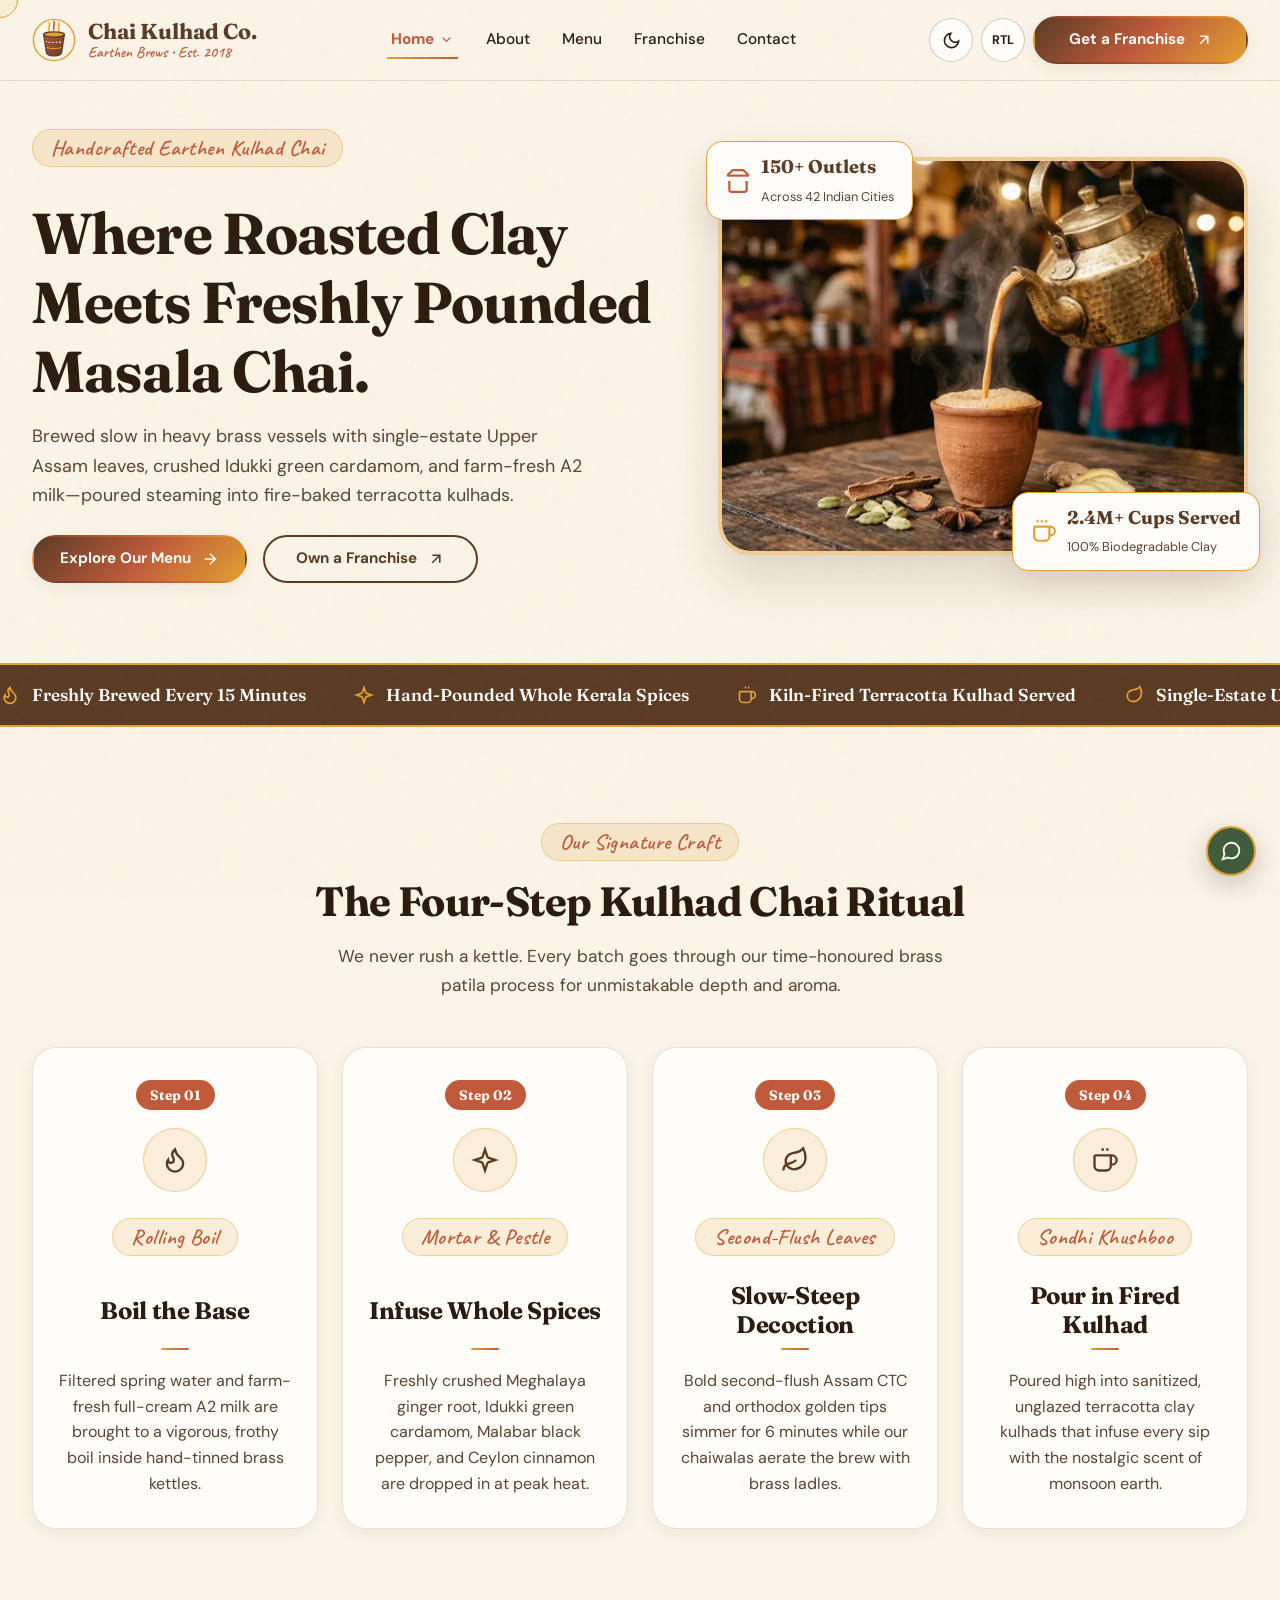
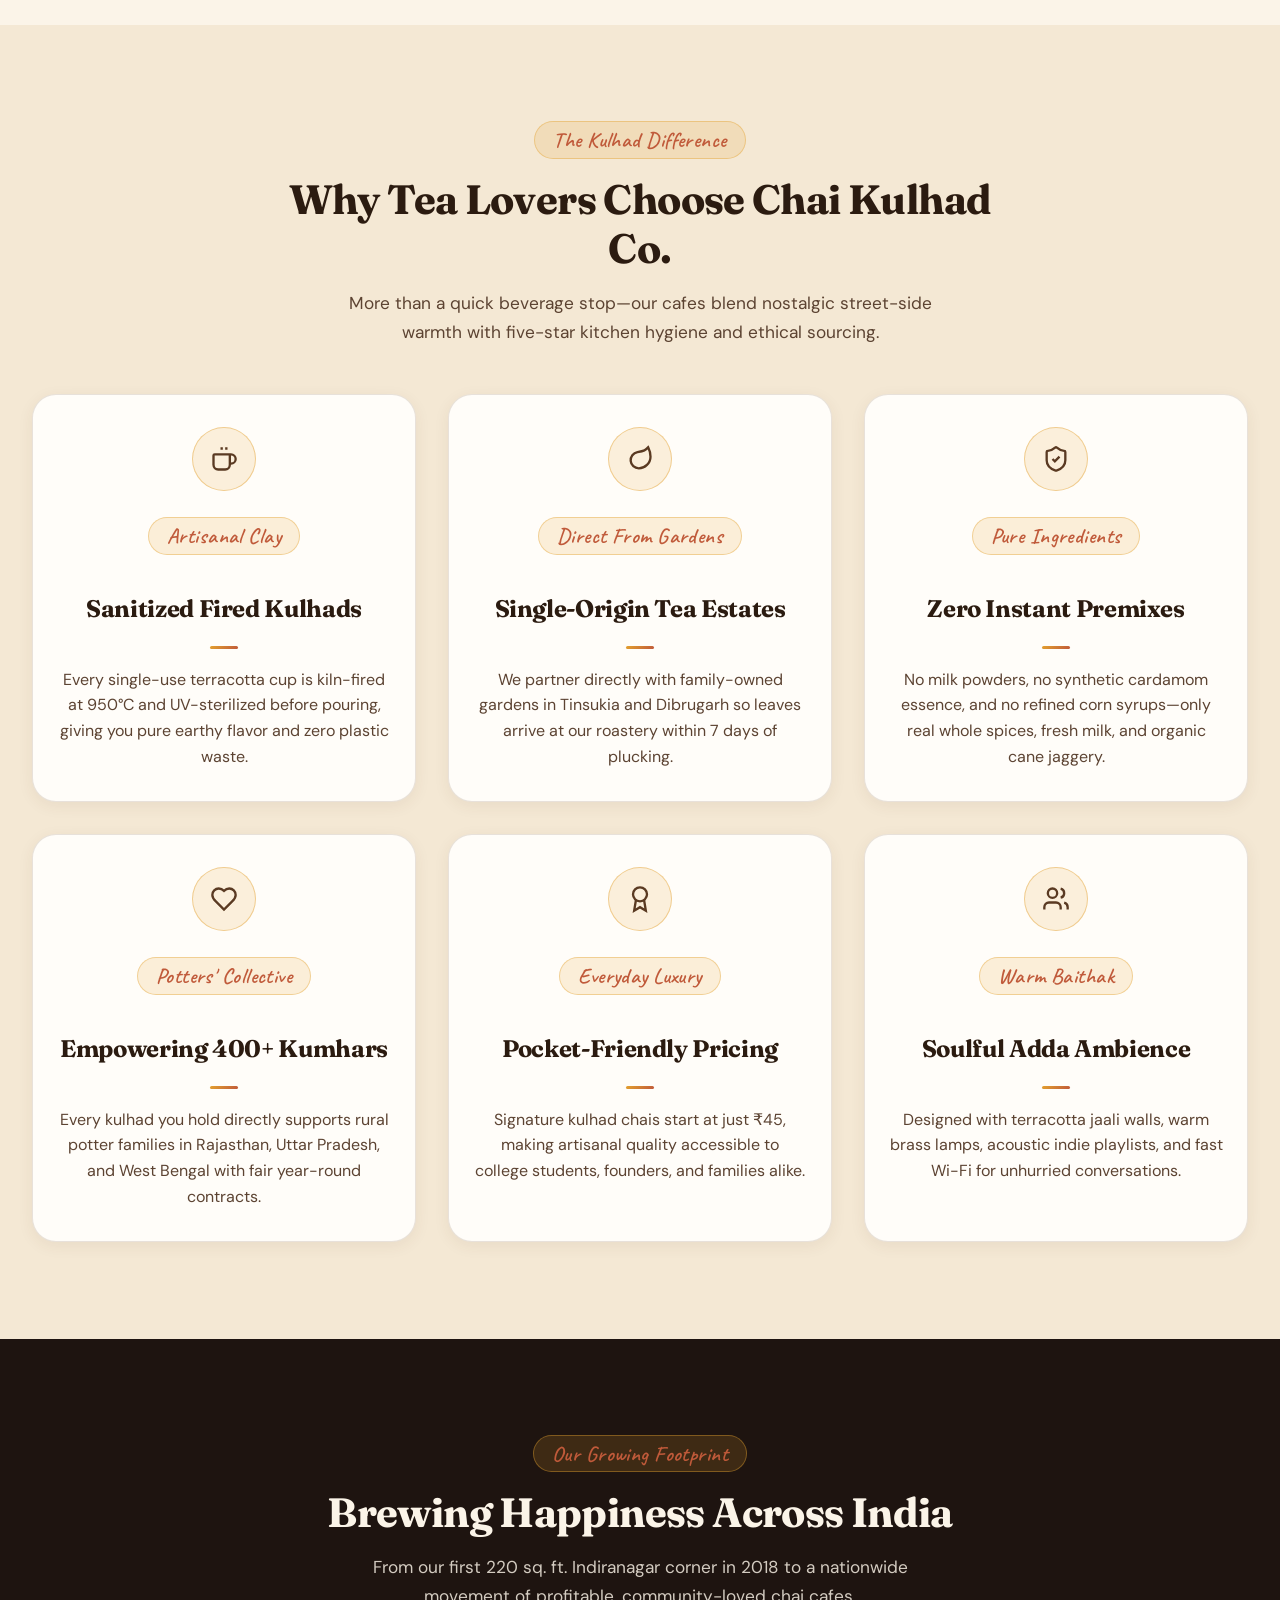
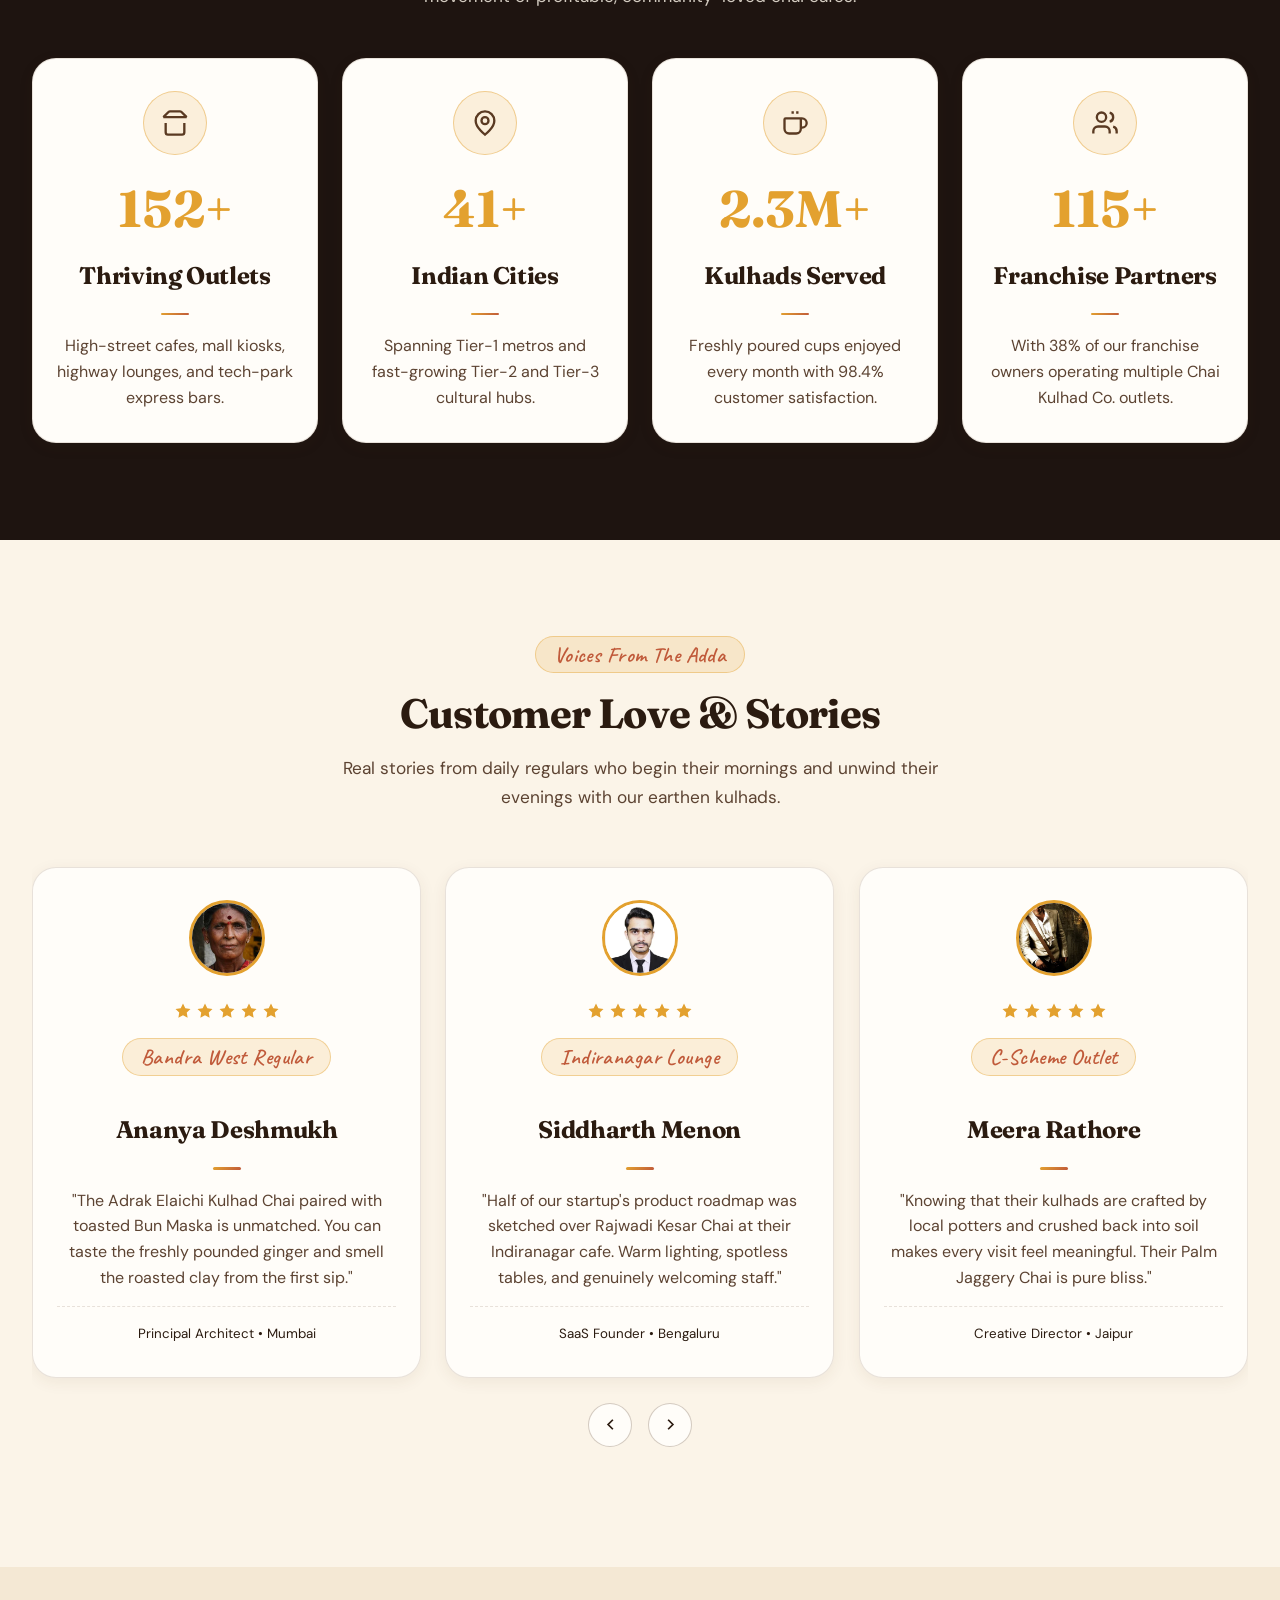
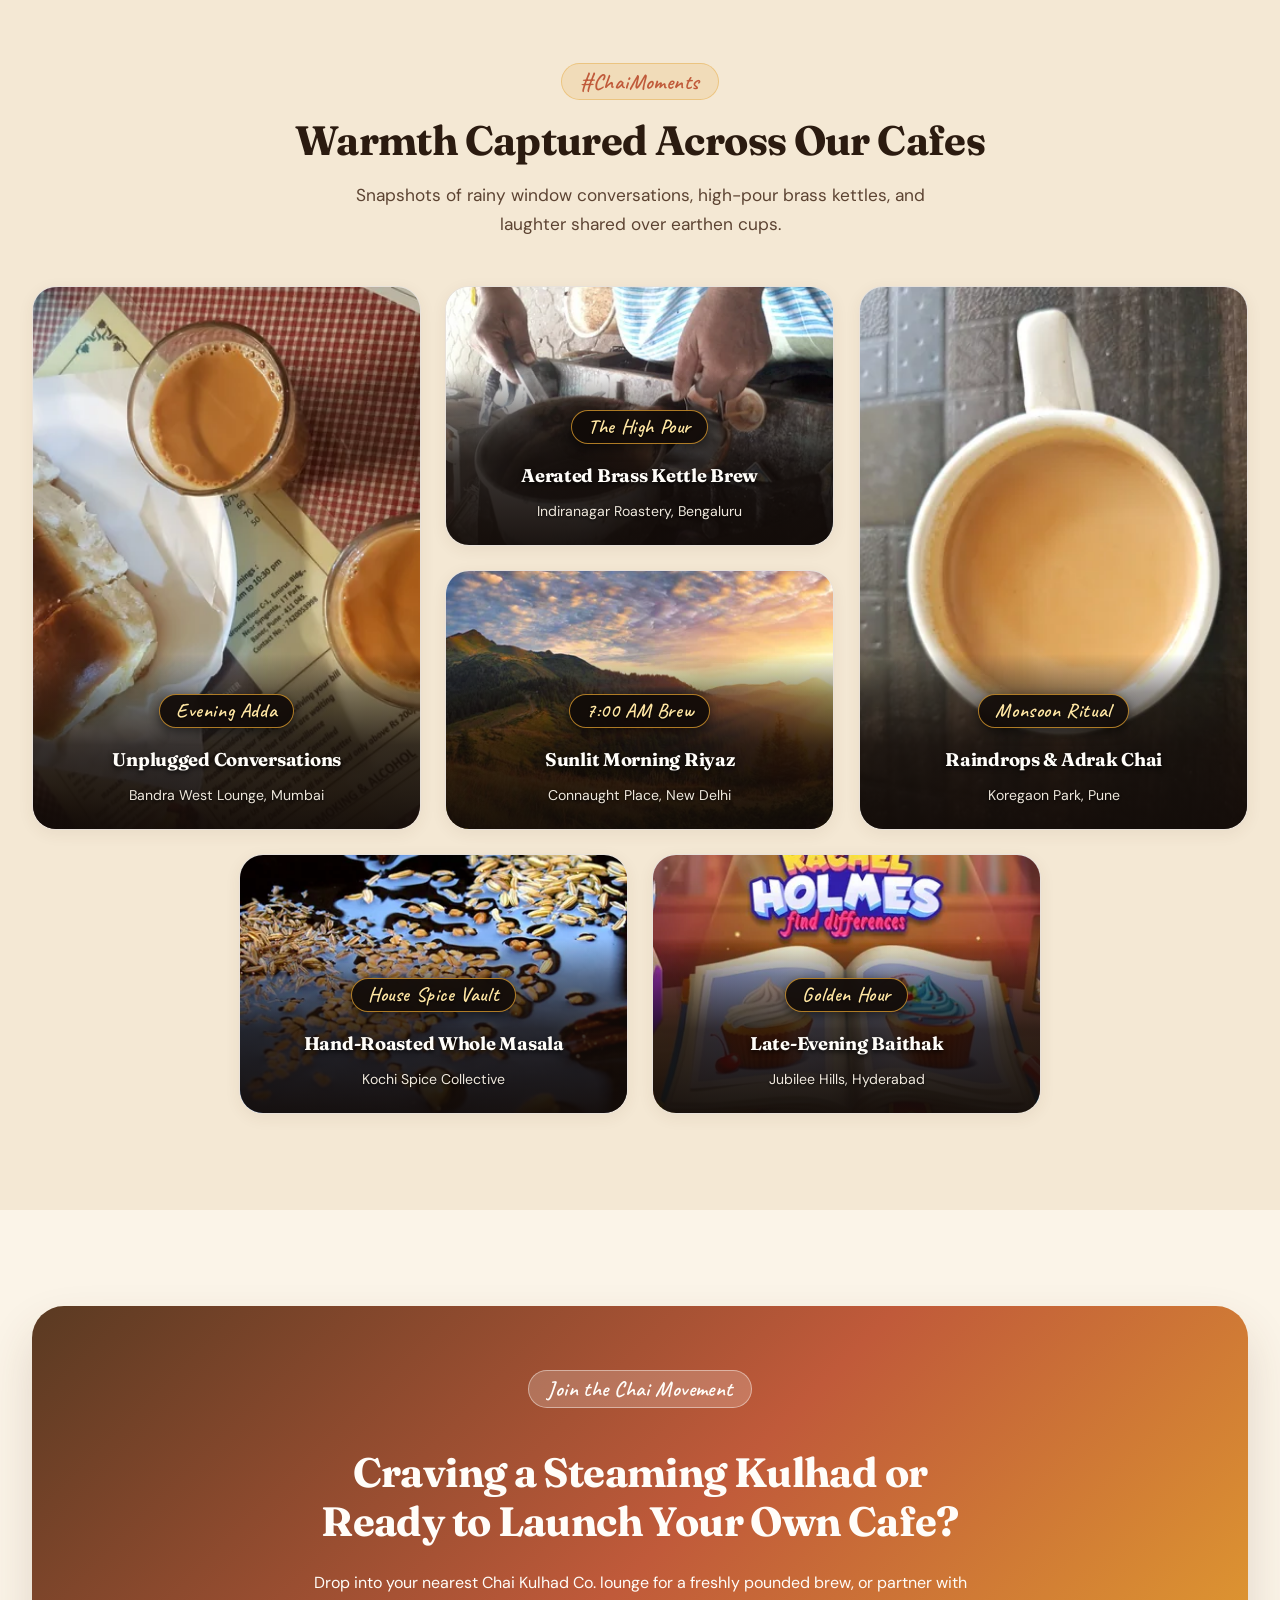
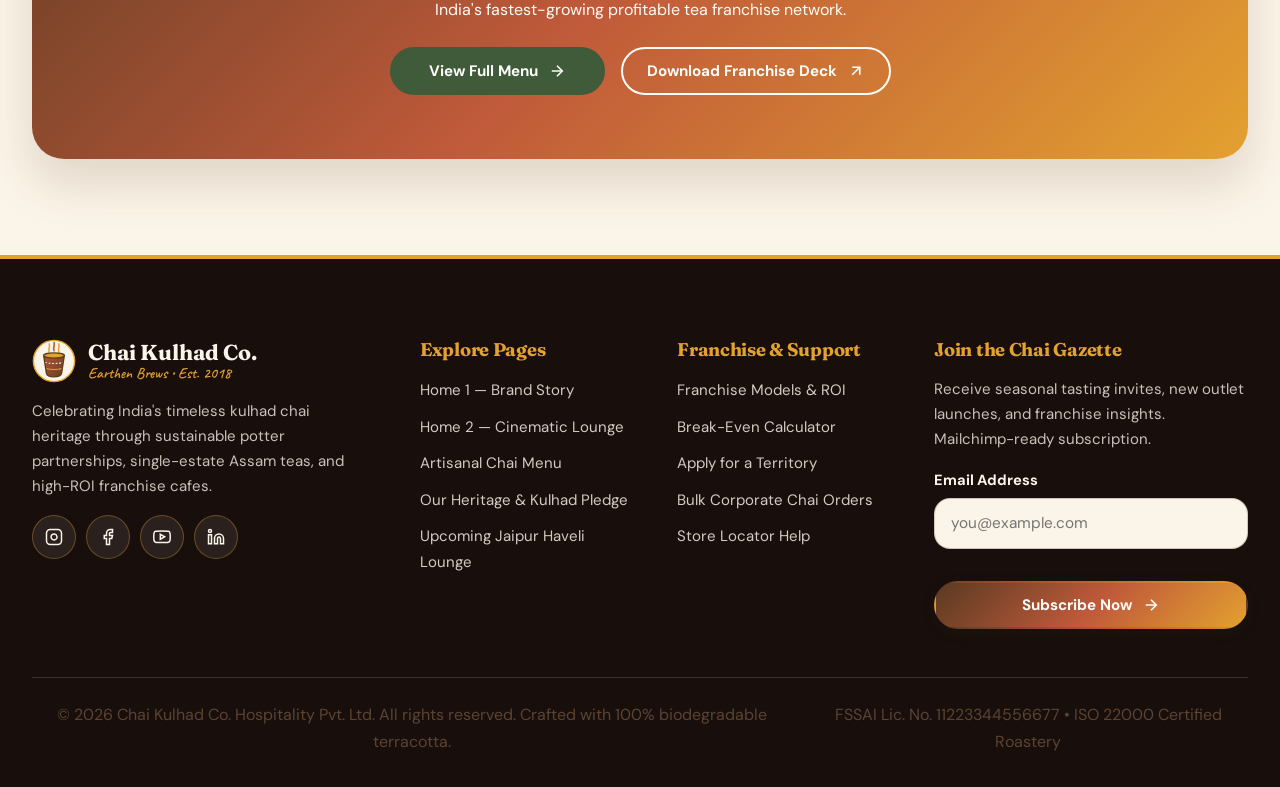
<file: index.html>
<!DOCTYPE html>
<html lang="en">
<head>
  <meta charset="UTF-8">
  <meta http-equiv="refresh" content="0; url=pages/index.html">
  <title>Chai Kulhad Co. | Redirecting to Brand Home</title>
  <link rel="canonical" href="pages/index.html">
  <script>window.location.replace('pages/index.html');</script>
</head>
<body>
  <p>Redirecting to <a href="pages/index.html">Chai Kulhad Co. — Brand Home</a>...</p>
</body>
</html>
</file>
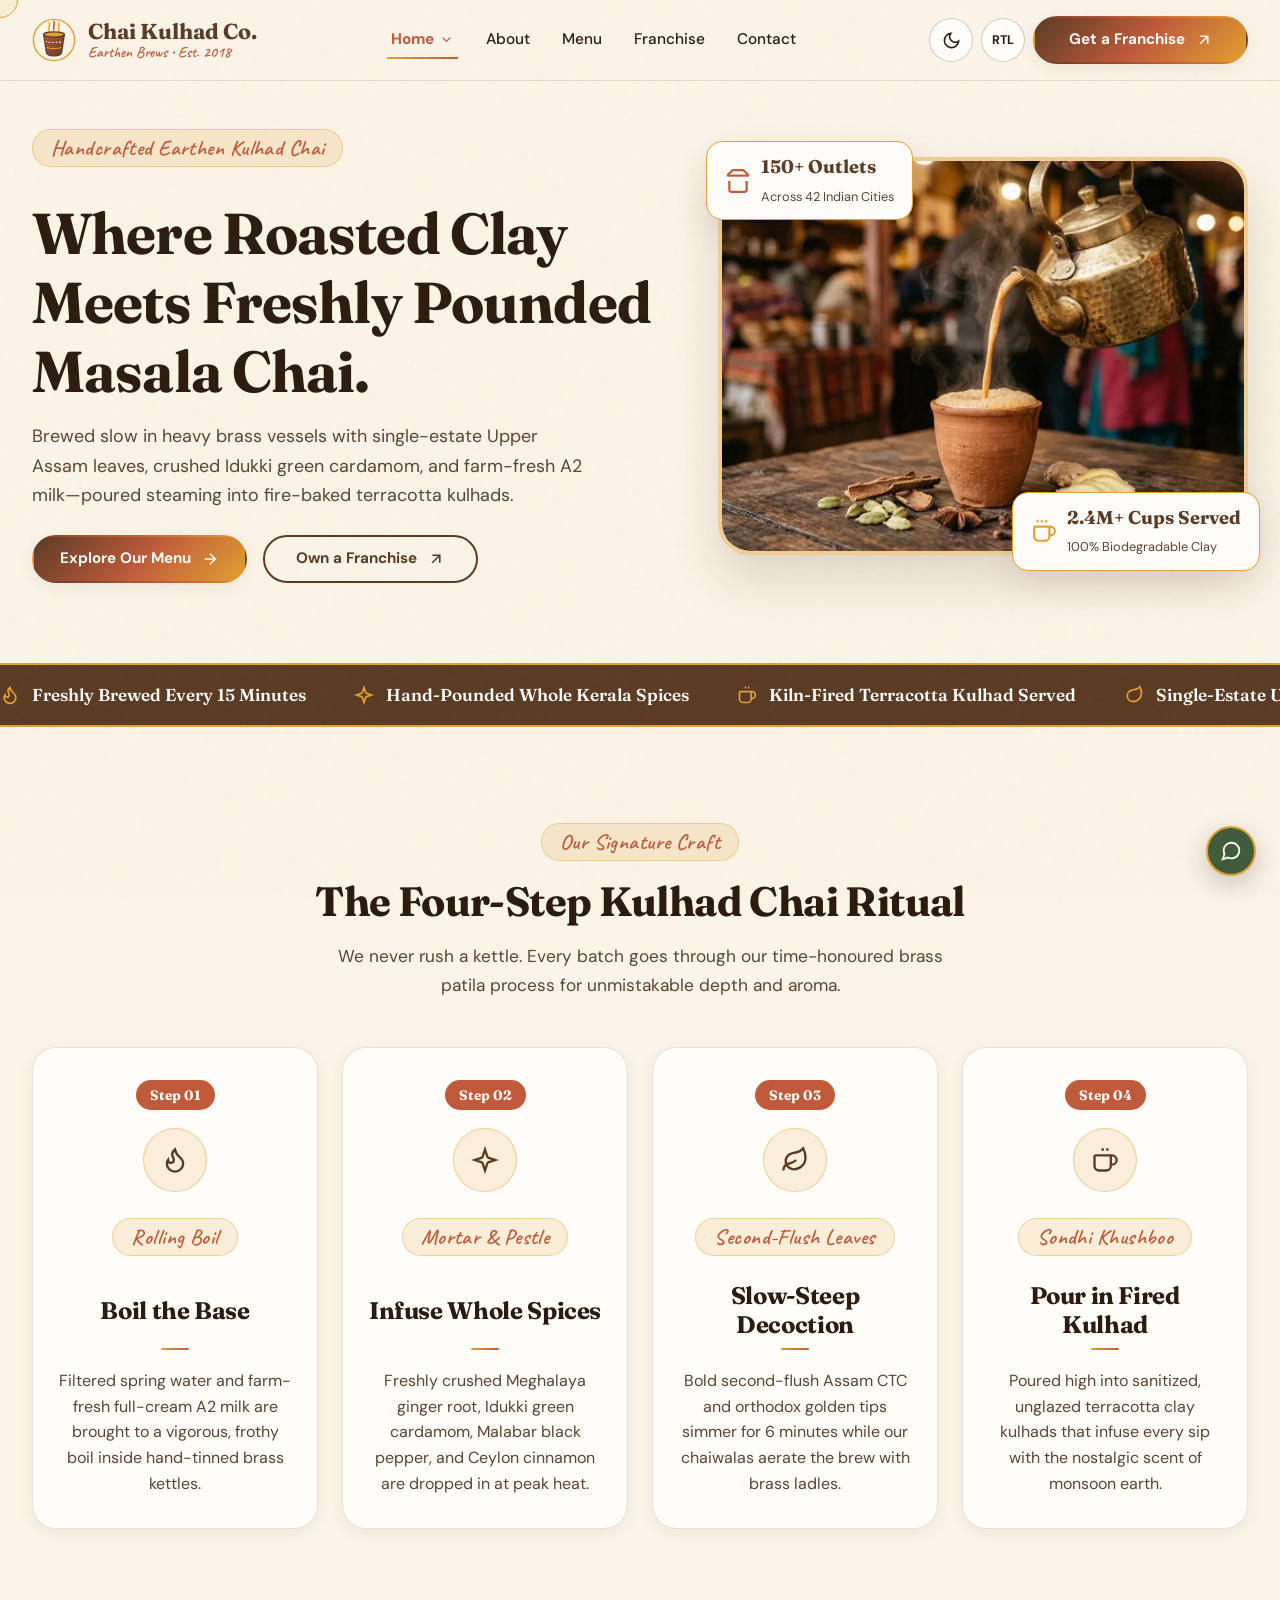
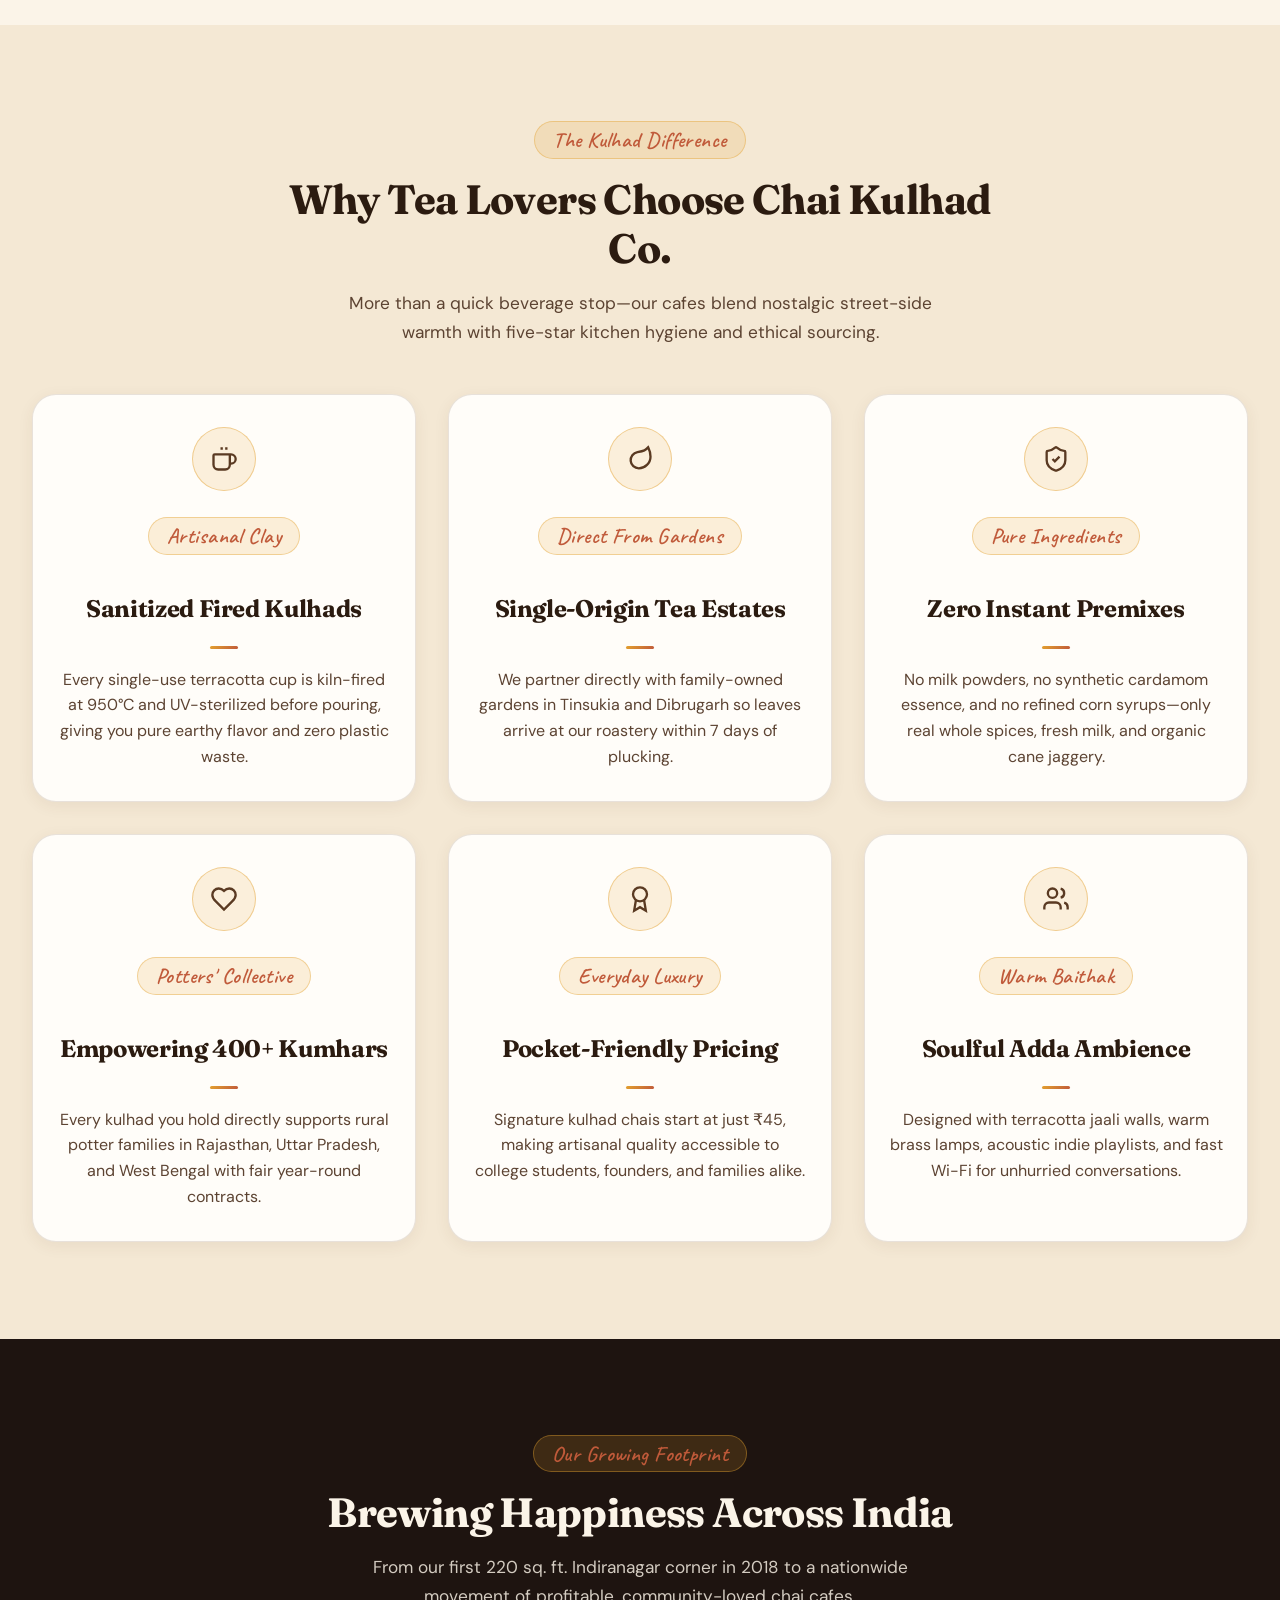
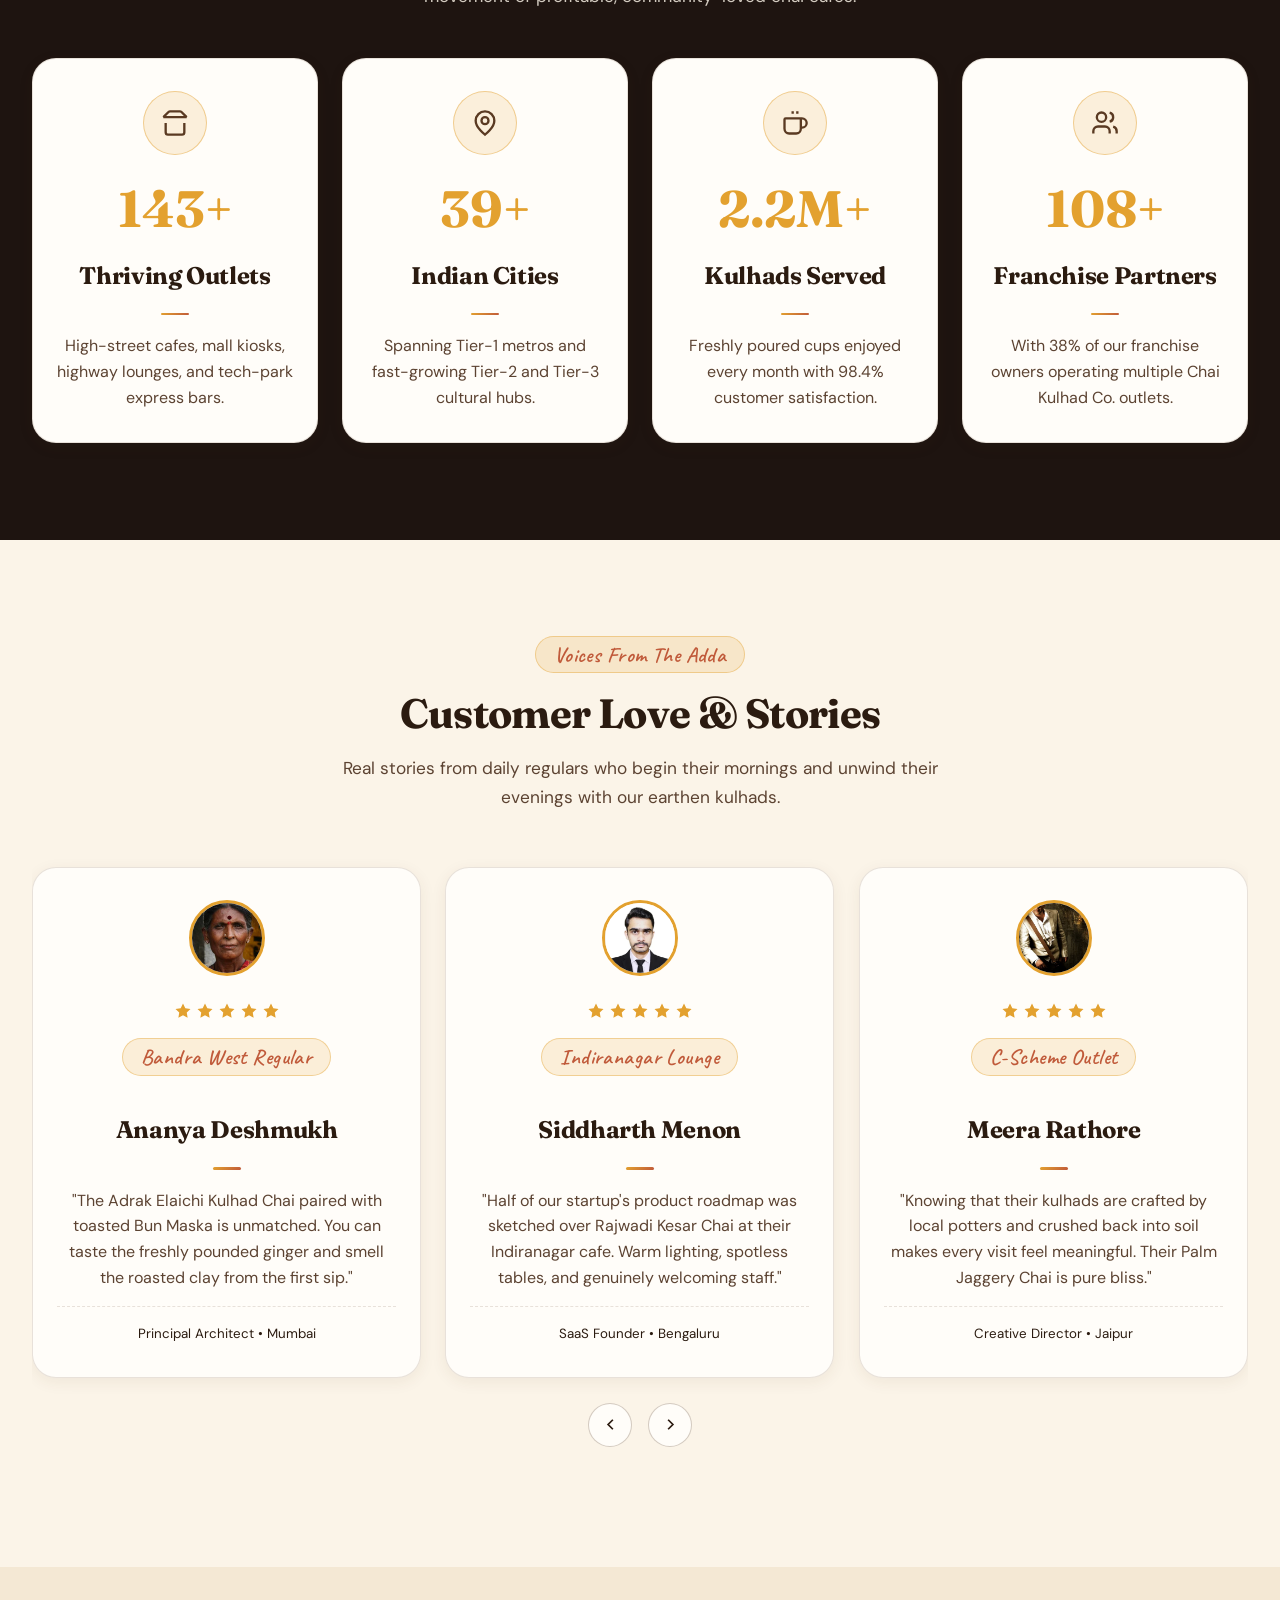
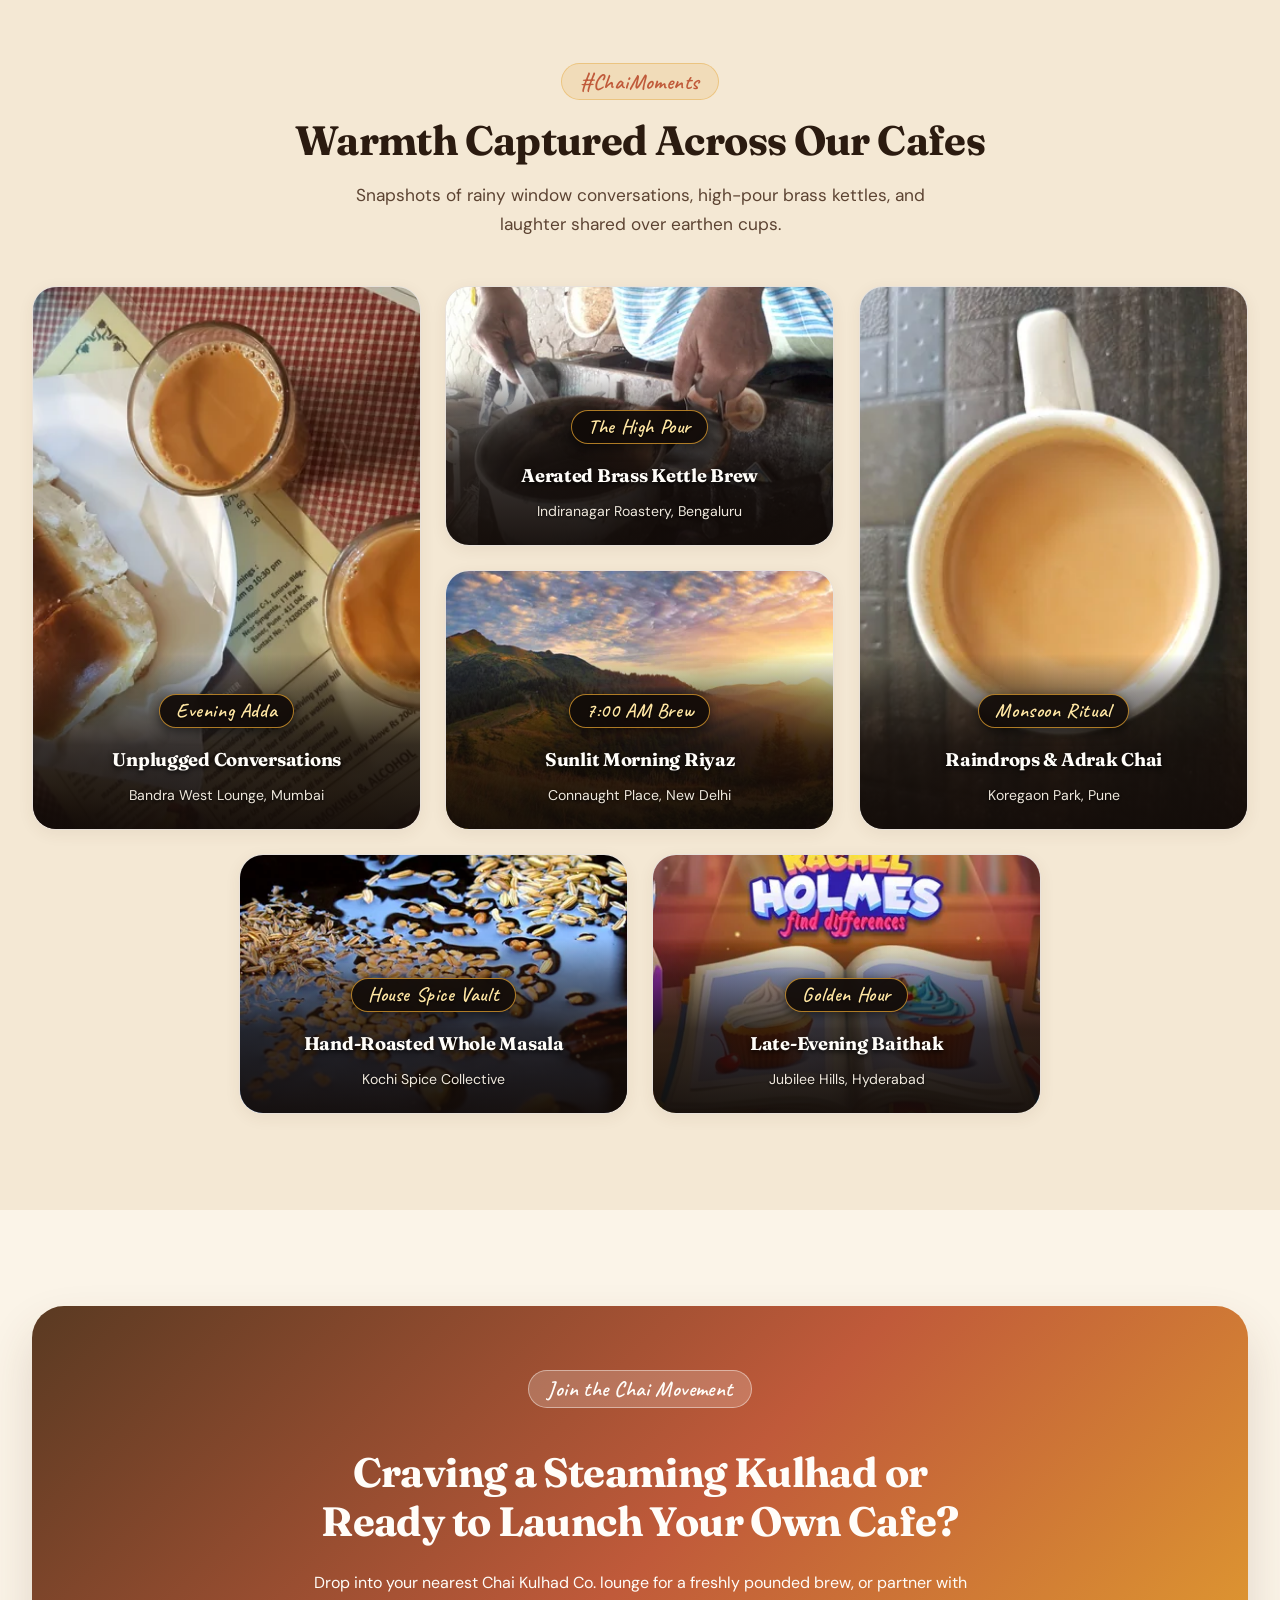
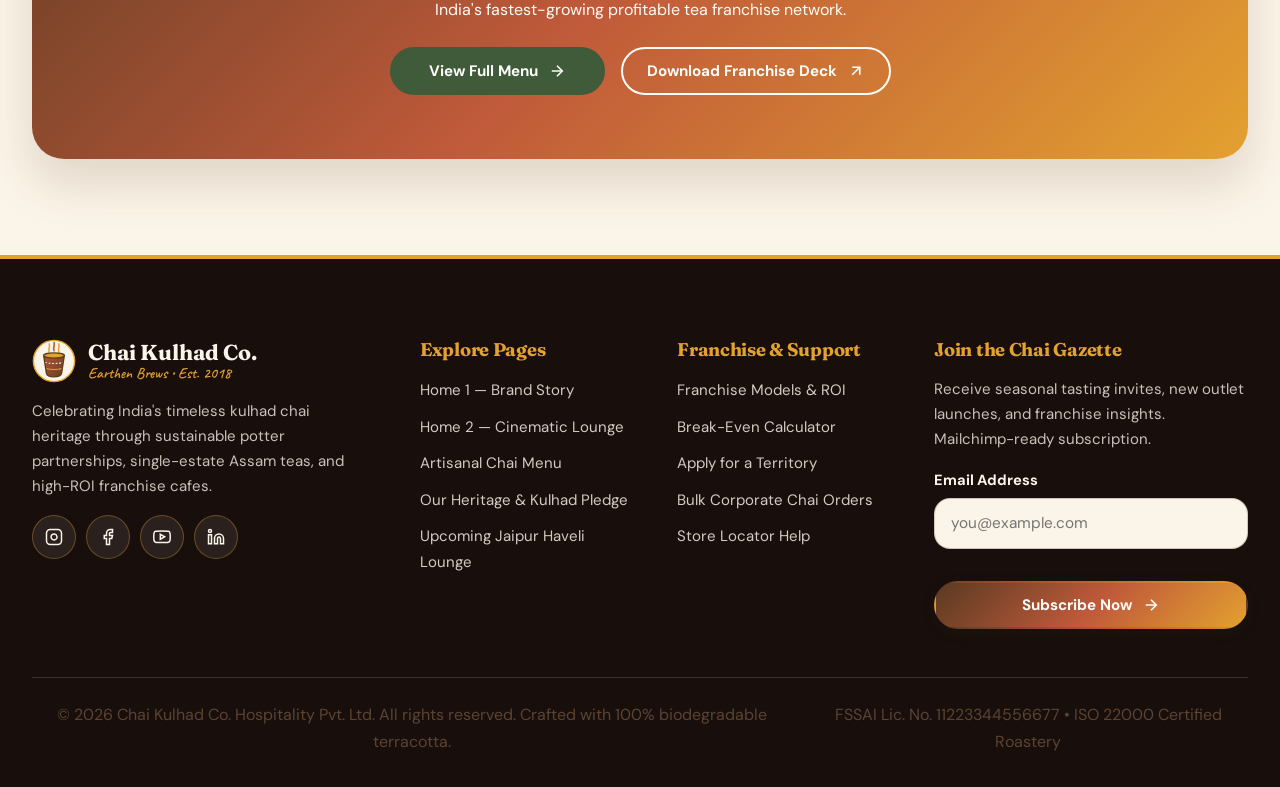
<file: pages/index.html>
<!DOCTYPE html>
<html lang="en" data-theme="light" dir="ltr">
<head>
  <meta charset="UTF-8">
  <meta name="viewport" content="width=device-width, initial-scale=1.0">
  <!-- Unique SEO Title (<= 60 chars) & Meta Description (150-160 chars) -->
  <title>Chai Kulhad Co. | India's Premier Kulhad Chai &amp; Cafe Chain</title>
  <meta name="description" content="Experience authentic fire-baked kulhad chai brewed with Assam estate leaves and whole spices at Chai Kulhad Co. Visit 150+ cafes or own a profitable franchise.">
  <meta name="keywords" content="kulhad chai cafe, tea franchise india, masala chai chain, chai kulhad co, boutique tea cafe">
  <meta name="robots" content="index, follow">
  <link rel="canonical" href="https://chaikulhadco.in/pages/index.html">

  <!-- Open Graph / Social Meta -->
  <meta property="og:type" content="website">
  <meta property="og:title" content="Chai Kulhad Co. | India's Premier Kulhad Chai &amp; Cafe Chain">
  <meta property="og:description" content="Authentic earthen kulhad chai brewed with hand-pounded spices across 150+ warm cafes in India. Explore our menu or partner as a franchise owner.">
  <meta property="og:url" content="https://chaikulhadco.in/pages/index.html">
  <meta property="og:image" content="../assets/images/hero/hero-kulhad-pour.jpg">

  <!-- Local Favicon -->
  <link rel="icon" type="image/svg+xml" href="../assets/images/icons/favicon.svg">

  <!-- Stylesheets -->
  <link rel="stylesheet" href="../assets/css/style.css">
  <link rel="stylesheet" href="../assets/css/dark-mode.css">
  <link rel="stylesheet" href="../assets/css/rtl.css">

  <!-- JSON-LD Structured Data: CafeOrCoffeeShop & Organization -->
  <script type="application/ld+json">
  {
    "@context": "https://schema.org",
    "@graph": [
      {
        "@type": "CafeOrCoffeeShop",
        "@id": "https://chaikulhadco.in/#cafe",
        "name": "Chai Kulhad Co.",
        "image": "https://chaikulhadco.in/assets/images/hero/hero-kulhad-pour.jpg",
        "url": "https://chaikulhadco.in/pages/index.html",
        "telephone": "+91-80-4568-9200",
        "priceRange": "₹40 - ₹350",
        "servesCuisine": ["Indian Chai", "Artisanal Tea", "Desi Cafe Snacks", "Filter Coffee"],
        "address": {
          "@type": "PostalAddress",
          "streetAddress": "Plot 42, 100 Feet Road, Indiranagar",
          "addressLocality": "Bengaluru",
          "addressRegion": "KA",
          "postalCode": "560038",
          "addressCountry": "IN"
        },
        "openingHoursSpecification": {
          "@type": "OpeningHoursSpecification",
          "dayOfWeek": ["Monday", "Tuesday", "Wednesday", "Thursday", "Friday", "Saturday", "Sunday"],
          "opens": "07:00",
          "closes": "23:30"
        }
      },
      {
        "@type": "Organization",
        "@id": "https://chaikulhadco.in/#organization",
        "name": "Chai Kulhad Co. Hospitality Pvt. Ltd.",
        "url": "https://chaikulhadco.in",
        "logo": "https://chaikulhadco.in/assets/images/icons/logo-kulhad.svg",
        "foundingDate": "2018",
        "numberOfEmployees": "650"
      }
    ]
  }
  </script>
</head>
<body>
  <!-- Accessibility Skip Link -->
  <a href="#main-content" class="skip-link">Skip to main content</a>

  <!-- Top Scroll Progress Bar -->
  <div id="scroll-progress-bar" class="scroll-progress-bar" aria-hidden="true"></div>

  <!-- Custom Desktop Tea-Cup Cursor -->
  <div id="custom-cursor" class="custom-cursor" aria-hidden="true"></div>

  <!-- =====================================================================
       STICKY GLASSMORPHISM HEADER & NAVIGATION
       ===================================================================== -->
  <header class="site-header">
    <div class="container header-inner">
      <!-- TODO: Replace brand name or logo file if rebranding -->
      <a href="index.html" class="brand-logo" aria-label="Chai Kulhad Co. Home">
        <img src="../assets/images/icons/logo-kulhad.svg" alt="Chai Kulhad Co. Emblem" width="44" height="44">
        <span class="brand-logo-text">
          <span>Chai Kulhad Co.</span>
          <span class="brand-logo-sub">Earthen Brews • Est. 2018</span>
        </span>
      </a>

      <nav class="main-nav" aria-label="Primary Navigation">
        <ul class="nav-list">
          <li class="nav-item has-dropdown">
            <a href="index.html" class="nav-link is-active" data-dropdown-toggle aria-haspopup="true" aria-expanded="false">
              Home
              <svg viewBox="0 0 24 24" width="15" height="15" fill="none" stroke="currentColor" stroke-width="2.2"><polyline points="6 9 12 15 18 9"/></svg>
            </a>
            <ul class="dropdown-menu" aria-label="Home Page Layouts">
              <li><a href="index.html" class="dropdown-link is-active">Home 1 — Brand Story</a></li>
              <li><a href="home-2.html" class="dropdown-link">Home 2 — Cinematic Lounge</a></li>
            </ul>
          </li>
          <li class="nav-item"><a href="about.html" class="nav-link">About</a></li>
          <li class="nav-item"><a href="menu.html" class="nav-link">Menu</a></li>
          <li class="nav-item"><a href="franchise.html" class="nav-link">Franchise</a></li>
          <li class="nav-item"><a href="contact.html" class="nav-link">Contact</a></li>
        </ul>
      </nav>

      <div class="header-actions">
        <button type="button" class="icon-btn" data-theme-toggle aria-label="Toggle dark or light theme">
          <svg class="icon-moon" viewBox="0 0 24 24" fill="none" stroke="currentColor" stroke-width="2"><path d="M21 12.79A9 9 0 1 1 11.21 3 7 7 0 0 0 21 12.79z"/></svg>
          <svg class="icon-sun" viewBox="0 0 24 24" fill="none" stroke="currentColor" stroke-width="2" style="display:none"><circle cx="12" cy="12" r="5"/><line x1="12" y1="1" x2="12" y2="3"/><line x1="12" y1="21" x2="12" y2="23"/><line x1="4.22" y1="4.22" x2="5.64" y2="5.64"/><line x1="18.36" y1="18.36" x2="19.78" y2="19.78"/><line x1="1" y1="12" x2="3" y2="12"/><line x1="21" y1="12" x2="23" y2="12"/><line x1="4.22" y1="19.78" x2="5.64" y2="18.36"/><line x1="18.36" y1="5.64" x2="19.78" y2="4.22"/></svg>
        </button>
        <button type="button" class="icon-btn" data-rtl-toggle aria-label="Toggle RTL layout">RTL</button>
        <a href="franchise.html" class="btn btn-primary header-cta">
          <span>Get a Franchise</span>
          <svg viewBox="0 0 24 24" fill="none" stroke="currentColor" stroke-width="2.2"><line x1="7" y1="17" x2="17" y2="7"/><polyline points="7 7 17 7 17 17"/></svg>
        </a>
        <button type="button" class="icon-btn mobile-menu-toggle" data-mobile-toggle aria-controls="mobile-nav-drawer" aria-expanded="false" aria-label="Open navigation menu">
          <svg viewBox="0 0 24 24" fill="none" stroke="currentColor" stroke-width="2.2"><line x1="3" y1="6" x2="21" y2="6"/><line x1="3" y1="12" x2="21" y2="12"/><line x1="3" y1="18" x2="21" y2="18"/></svg>
        </button>
      </div>
    </div>

    <!-- Mobile Navigation Drawer -->
    <div id="mobile-nav-drawer" class="mobile-nav-drawer" aria-label="Mobile Navigation">
      <ul class="mobile-nav-list">
        <li class="mobile-nav-item has-dropdown">
          <a href="index.html" class="mobile-nav-link is-active" data-dropdown-toggle aria-haspopup="true" aria-expanded="false">
            <span>Home</span>
            <svg viewBox="0 0 24 24" width="15" height="15" fill="none" stroke="currentColor" stroke-width="2.2"><polyline points="6 9 12 15 18 9"/></svg>
          </a>
          <ul class="mobile-dropdown-menu" aria-label="Home Page Layouts">
            <li><a href="index.html" class="mobile-dropdown-link is-active">Home 1 — Brand Story</a></li>
            <li><a href="home-2.html" class="mobile-dropdown-link">Home 2 — Cinematic Lounge</a></li>
          </ul>
        </li>
        <li class="mobile-nav-item"><a href="about.html" class="mobile-nav-link">About</a></li>
        <li class="mobile-nav-item"><a href="menu.html" class="mobile-nav-link">Menu</a></li>
        <li class="mobile-nav-item"><a href="franchise.html" class="mobile-nav-link">Franchise</a></li>
        <li class="mobile-nav-item"><a href="contact.html" class="mobile-nav-link">Contact</a></li>
      </ul>
      <div class="mobile-nav-actions">
        <button type="button" class="icon-btn" data-theme-toggle aria-label="Toggle dark or light theme">
          <svg class="icon-moon" viewBox="0 0 24 24" fill="none" stroke="currentColor" stroke-width="2"><path d="M21 12.79A9 9 0 1 1 11.21 3 7 7 0 0 0 21 12.79z"/></svg>
          <svg class="icon-sun" viewBox="0 0 24 24" fill="none" stroke="currentColor" stroke-width="2" style="display:none"><circle cx="12" cy="12" r="5"/><line x1="12" y1="1" x2="12" y2="3"/><line x1="12" y1="21" x2="12" y2="23"/><line x1="4.22" y1="4.22" x2="5.64" y2="5.64"/><line x1="18.36" y1="18.36" x2="19.78" y2="19.78"/><line x1="1" y1="12" x2="3" y2="12"/><line x1="21" y1="12" x2="23" y2="12"/><line x1="4.22" y1="19.78" x2="5.64" y2="18.36"/><line x1="18.36" y1="5.64" x2="19.78" y2="4.22"/></svg>
        </button>
        <button type="button" class="icon-btn" data-rtl-toggle aria-label="Toggle RTL layout">RTL</button>
      </div>
      <a href="franchise.html" class="btn btn-primary">
        <span>Get a Franchise</span>
        <svg viewBox="0 0 24 24" fill="none" stroke="currentColor" stroke-width="2.2"><line x1="7" y1="17" x2="17" y2="7"/><polyline points="7 7 17 7 17 17"/></svg>
      </a>
    </div>
  </header>

  <main id="main-content">
    <!-- ===================================================================
         SECTION 1.1.1: SPLIT STORY-LED HERO WITH 3D TILT KULHAD & STEAM
         =================================================================== -->
    <section class="hero-split" aria-labelledby="hero-home1-heading">
      <div class="container hero-split-grid">
        <div class="hero-split-content">
          <span class="section-tag">Handcrafted Earthen Kulhad Chai</span>
          <h1 id="hero-home1-heading">Where Roasted Clay Meets Freshly Pounded Masala Chai.</h1>
          <p class="sub-text">Brewed slow in heavy brass vessels with single-estate Upper Assam leaves, crushed Idukki green cardamom, and farm-fresh A2 milk—poured steaming into fire-baked terracotta kulhads.</p>
          <div class="btn-group">
            <a href="menu.html" class="btn btn-primary">
              <span>Explore Our Menu</span>
              <svg viewBox="0 0 24 24" fill="none" stroke="currentColor" stroke-width="2.2"><line x1="5" y1="12" x2="19" y2="12"/><polyline points="12 5 19 12 12 19"/></svg>
            </a>
            <a href="franchise.html" class="btn btn-outline">
              <span>Own a Franchise</span>
              <svg viewBox="0 0 24 24" fill="none" stroke="currentColor" stroke-width="2.2"><line x1="7" y1="17" x2="17" y2="7"/><polyline points="7 7 17 7 17 17"/></svg>
            </a>
          </div>
        </div>

        <div class="hero-visual-wrap">
          <!-- Floating Stat Chip 1 -->
          <div class="stat-chip stat-chip-1">
            <svg viewBox="0 0 24 24" width="26" height="26" fill="none" stroke="#C05A3A" stroke-width="2"><path d="m2 7 4.41-4.41A2 2 0 0 1 7.83 2h8.34a2 2 0 0 1 1.42.59L22 7"/><path d="M4 12v8a2 2 0 0 0 2 2h12a2 2 0 0 0 2-2v-8"/><path d="M2 7h20"/></svg>
            <div>
              <strong>150+ Outlets</strong>
              <span>Across 42 Indian Cities</span>
            </div>
          </div>

          <!-- 3D Tilt Hero Frame with Animated Steam Wisps -->
          <div class="hero-tilt-frame" data-tilt-max="6">
            <div class="steam-container" aria-hidden="true">
              <span class="steam-wisp"></span>
              <span class="steam-wisp"></span>
              <span class="steam-wisp"></span>
            </div>
            <picture>
              <source srcset="../assets/images/hero/hero-kulhad-pour-sm.webp 600w, ../assets/images/hero/hero-kulhad-pour.webp 1200w" sizes="(max-width: 768px) 100vw, 540px" type="image/webp">
              <img src="../assets/images/hero/hero-kulhad-pour.jpg" srcset="../assets/images/hero/hero-kulhad-pour.jpg 1200w" alt="Steaming terracotta kulhad filled with frothy spiced Indian masala chai and whole spices" width="1200" height="900" fetchpriority="high">
            </picture>
          </div>

          <!-- Floating Stat Chip 2 -->
          <div class="stat-chip stat-chip-2">
            <svg viewBox="0 0 24 24" width="26" height="26" fill="none" stroke="#E3A12F" stroke-width="2"><path d="M10 2v2"/><path d="M14 2v2"/><path d="M16 8a1 1 0 0 1 1 1v8a4 4 0 0 1-4 4H7a4 4 0 0 1-4-4V9a1 1 0 0 1 1-1h14a4 4 0 1 1 0 8h-1"/><path d="M6 2v2"/></svg>
            <div>
              <strong>2.4M+ Cups Served</strong>
              <span>100% Biodegradable Clay</span>
            </div>
          </div>
        </div>
      </div>
    </section>

    <!-- ===================================================================
         SECTION 1.1.2: INFINITE TRUST MARQUEE
         =================================================================== -->
    <section class="trust-marquee" aria-label="Brand Promises">
      <div class="marquee-track">
        <span class="marquee-item">
          <svg viewBox="0 0 24 24" fill="none" stroke="currentColor" stroke-width="2"><path d="M8.5 14.5A2.5 2.5 0 0 0 11 12c0-1.38-.5-2-1-3-1.072-2.143-.224-4.054 2-6 .5 2.5 2 4.9 4 6.5 2 1.6 3 3.5 3 5.5a7 7 0 1 1-14 0c0-1.153.433-2.294 1-3a2.5 2.5 0 0 0 2.5 2.5z"/></svg>
          Freshly Brewed Every 15 Minutes
        </span>
        <span class="marquee-item">
          <svg viewBox="0 0 24 24" fill="none" stroke="currentColor" stroke-width="2"><path d="m12 3-1.912 5.813a2 2 0 0 1-1.275 1.275L3 12l5.813 1.912a2 2 0 0 1 1.275 1.275L12 21l1.912-5.813a2 2 0 0 1 1.275-1.275L21 12l-5.813-1.912a2 2 0 0 1-1.275-1.275L12 3Z"/></svg>
          Hand-Pounded Whole Kerala Spices
        </span>
        <span class="marquee-item">
          <svg viewBox="0 0 24 24" fill="none" stroke="currentColor" stroke-width="2"><path d="M10 2v2"/><path d="M14 2v2"/><path d="M16 8a1 1 0 0 1 1 1v8a4 4 0 0 1-4 4H7a4 4 0 0 1-4-4V9a1 1 0 0 1 1-1h14a4 4 0 1 1 0 8h-1"/></svg>
          Kiln-Fired Terracotta Kulhad Served
        </span>
        <span class="marquee-item">
          <svg viewBox="0 0 24 24" fill="none" stroke="currentColor" stroke-width="2"><path d="M11 20A7 7 0 0 1 9.8 6.1C15.5 5 17 4.48 19 2c1 2 2 4.18 2 8 0 5.5-4.78 10-10 10Z"/></svg>
          Single-Estate Upper Assam Leaves
        </span>
        <span class="marquee-item">
          <svg viewBox="0 0 24 24" fill="none" stroke="currentColor" stroke-width="2"><path d="M20 13c0 5-3.5 7.5-7.66 8.95a1 1 0 0 1-.67-.01C7.5 20.5 4 18 4 13V6a1 1 0 0 1 1-1c2 0 4.5-1.2 6.24-2.72a1.17 1.17 0 0 1 1.52 0C14.51 3.81 17 5 19 5a1 1 0 0 1 1 1z"/></svg>
          Zero Artificial Premixes or Syrups
        </span>
        <!-- Duplicated set for seamless infinite scroll -->
        <span class="marquee-item" aria-hidden="true">
          <svg viewBox="0 0 24 24" fill="none" stroke="currentColor" stroke-width="2"><path d="M8.5 14.5A2.5 2.5 0 0 0 11 12c0-1.38-.5-2-1-3-1.072-2.143-.224-4.054 2-6 .5 2.5 2 4.9 4 6.5 2 1.6 3 3.5 3 5.5a7 7 0 1 1-14 0c0-1.153.433-2.294 1-3a2.5 2.5 0 0 0 2.5 2.5z"/></svg>
          Freshly Brewed Every 15 Minutes
        </span>
        <span class="marquee-item" aria-hidden="true">
          <svg viewBox="0 0 24 24" fill="none" stroke="currentColor" stroke-width="2"><path d="m12 3-1.912 5.813a2 2 0 0 1-1.275 1.275L3 12l5.813 1.912a2 2 0 0 1 1.275 1.275L12 21l1.912-5.813a2 2 0 0 1 1.275-1.275L21 12l-5.813-1.912a2 2 0 0 1-1.275-1.275L12 3Z"/></svg>
          Hand-Pounded Whole Kerala Spices
        </span>
        <span class="marquee-item" aria-hidden="true">
          <svg viewBox="0 0 24 24" fill="none" stroke="currentColor" stroke-width="2"><path d="M10 2v2"/><path d="M14 2v2"/><path d="M16 8a1 1 0 0 1 1 1v8a4 4 0 0 1-4 4H7a4 4 0 0 1-4-4V9a1 1 0 0 1 1-1h14a4 4 0 1 1 0 8h-1"/></svg>
          Kiln-Fired Terracotta Kulhad Served
        </span>
        <span class="marquee-item" aria-hidden="true">
          <svg viewBox="0 0 24 24" fill="none" stroke="currentColor" stroke-width="2"><path d="M11 20A7 7 0 0 1 9.8 6.1C15.5 5 17 4.48 19 2c1 2 2 4.18 2 8 0 5.5-4.78 10-10 10Z"/></svg>
          Single-Estate Upper Assam Leaves
        </span>
        <span class="marquee-item" aria-hidden="true">
          <svg viewBox="0 0 24 24" fill="none" stroke="currentColor" stroke-width="2"><path d="M20 13c0 5-3.5 7.5-7.66 8.95a1 1 0 0 1-.67-.01C7.5 20.5 4 18 4 13V6a1 1 0 0 1 1-1c2 0 4.5-1.2 6.24-2.72a1.17 1.17 0 0 1 1.52 0C14.51 3.81 17 5 19 5a1 1 0 0 1 1 1z"/></svg>
          Zero Artificial Premixes or Syrups
        </span>
      </div>
    </section>

    <!-- ===================================================================
         SECTION 1.1.3: THE CHAI RITUAL (4-STEP BREWING PROCESS)
         =================================================================== -->
    <section class="section" aria-labelledby="ritual-heading">
      <div class="container">
        <div class="section-header">
          <span class="section-tag">Our Signature Craft</span>
          <h2 id="ritual-heading">The Four-Step Kulhad Chai Ritual</h2>
          <p>We never rush a kettle. Every batch goes through our time-honoured brass patila process for unmistakable depth and aroma.</p>
        </div>

        <div class="grid-4">
          <!-- Step 1: Boil -->
          <article class="tilt-card">
            <div class="card-body">
              <span class="step-number-badge">Step 01</span>
              <div class="card-icon">
                <svg viewBox="0 0 24 24" fill="none" stroke="currentColor" stroke-width="2"><path d="M8.5 14.5A2.5 2.5 0 0 0 11 12c0-1.38-.5-2-1-3-1.072-2.143-.224-4.054 2-6 .5 2.5 2 4.9 4 6.5 2 1.6 3 3.5 3 5.5a7 7 0 1 1-14 0c0-1.153.433-2.294 1-3a2.5 2.5 0 0 0 2.5 2.5z"/></svg>
              </div>
              <span class="card-tag">Rolling Boil</span>
              <h3>Boil the Base</h3>
              <p>Filtered spring water and farm-fresh full-cream A2 milk are brought to a vigorous, frothy boil inside hand-tinned brass kettles.</p>
            </div>
          </article>

          <!-- Step 2: Spice -->
          <article class="tilt-card">
            <div class="card-body">
              <span class="step-number-badge">Step 02</span>
              <div class="card-icon">
                <svg viewBox="0 0 24 24" fill="none" stroke="currentColor" stroke-width="2"><path d="m12 3-1.912 5.813a2 2 0 0 1-1.275 1.275L3 12l5.813 1.912a2 2 0 0 1 1.275 1.275L12 21l1.912-5.813a2 2 0 0 1 1.275-1.275L21 12l-5.813-1.912a2 2 0 0 1-1.275-1.275L12 3Z"/></svg>
              </div>
              <span class="card-tag">Mortar &amp; Pestle</span>
              <h3>Infuse Whole Spices</h3>
              <p>Freshly crushed Meghalaya ginger root, Idukki green cardamom, Malabar black pepper, and Ceylon cinnamon are dropped in at peak heat.</p>
            </div>
          </article>

          <!-- Step 3: Steep -->
          <article class="tilt-card">
            <div class="card-body">
              <span class="step-number-badge">Step 03</span>
              <div class="card-icon">
                <svg viewBox="0 0 24 24" fill="none" stroke="currentColor" stroke-width="2"><path d="M11 20A7 7 0 0 1 9.8 6.1C15.5 5 17 4.48 19 2c1 2 2 4.18 2 8 0 5.5-4.78 10-10 10Z"/><path d="M2 21c0-3 1.85-5.36 5.08-6C9.5 14.52 12 13 13 12"/></svg>
              </div>
              <span class="card-tag">Second-Flush Leaves</span>
              <h3>Slow-Steep Decoction</h3>
              <p>Bold second-flush Assam CTC and orthodox golden tips simmer for 6 minutes while our chaiwalas aerate the brew with brass ladles.</p>
            </div>
          </article>

          <!-- Step 4: Serve -->
          <article class="tilt-card">
            <div class="card-body">
              <span class="step-number-badge">Step 04</span>
              <div class="card-icon">
                <svg viewBox="0 0 24 24" fill="none" stroke="currentColor" stroke-width="2"><path d="M10 2v2"/><path d="M14 2v2"/><path d="M16 8a1 1 0 0 1 1 1v8a4 4 0 0 1-4 4H7a4 4 0 0 1-4-4V9a1 1 0 0 1 1-1h14a4 4 0 1 1 0 8h-1"/></svg>
              </div>
              <span class="card-tag">Sondhi Khushboo</span>
              <h3>Pour in Fired Kulhad</h3>
              <p>Poured high into sanitized, unglazed terracotta clay kulhads that infuse every sip with the nostalgic scent of monsoon earth.</p>
            </div>
          </article>
        </div>
      </div>
    </section>

    <!-- ===================================================================
         SECTION 1.1.4: WHY PEOPLE LOVE US (3D TILT ICON CARDS)
         =================================================================== -->
    <section class="section section-alt" aria-labelledby="why-love-heading">
      <div class="container">
        <div class="section-header">
          <span class="section-tag">The Kulhad Difference</span>
          <h2 id="why-love-heading">Why Tea Lovers Choose Chai Kulhad Co.</h2>
          <p>More than a quick beverage stop—our cafes blend nostalgic street-side warmth with five-star kitchen hygiene and ethical sourcing.</p>
        </div>

        <div class="grid-3">
          <article class="tilt-card">
            <div class="card-body">
              <div class="card-icon">
                <svg viewBox="0 0 24 24" fill="none" stroke="currentColor" stroke-width="2"><path d="M10 2v2"/><path d="M14 2v2"/><path d="M16 8a1 1 0 0 1 1 1v8a4 4 0 0 1-4 4H7a4 4 0 0 1-4-4V9a1 1 0 0 1 1-1h14a4 4 0 1 1 0 8h-1"/></svg>
              </div>
              <span class="card-tag">Artisanal Clay</span>
              <h3>Sanitized Fired Kulhads</h3>
              <p>Every single-use terracotta cup is kiln-fired at 950°C and UV-sterilized before pouring, giving you pure earthy flavor and zero plastic waste.</p>
            </div>
          </article>

          <article class="tilt-card">
            <div class="card-body">
              <div class="card-icon">
                <svg viewBox="0 0 24 24" fill="none" stroke="currentColor" stroke-width="2"><path d="M11 20A7 7 0 0 1 9.8 6.1C15.5 5 17 4.48 19 2c1 2 2 4.18 2 8 0 5.5-4.78 10-10 10Z"/></svg>
              </div>
              <span class="card-tag">Direct From Gardens</span>
              <h3>Single-Origin Tea Estates</h3>
              <p>We partner directly with family-owned gardens in Tinsukia and Dibrugarh so leaves arrive at our roastery within 7 days of plucking.</p>
            </div>
          </article>

          <article class="tilt-card">
            <div class="card-body">
              <div class="card-icon">
                <svg viewBox="0 0 24 24" fill="none" stroke="currentColor" stroke-width="2"><path d="M20 13c0 5-3.5 7.5-7.66 8.95a1 1 0 0 1-.67-.01C7.5 20.5 4 18 4 13V6a1 1 0 0 1 1-1c2 0 4.5-1.2 6.24-2.72a1.17 1.17 0 0 1 1.52 0C14.51 3.81 17 5 19 5a1 1 0 0 1 1 1z"/><path d="m9 12 2 2 4-4"/></svg>
              </div>
              <span class="card-tag">Pure Ingredients</span>
              <h3>Zero Instant Premixes</h3>
              <p>No milk powders, no synthetic cardamom essence, and no refined corn syrups—only real whole spices, fresh milk, and organic cane jaggery.</p>
            </div>
          </article>

          <article class="tilt-card">
            <div class="card-body">
              <div class="card-icon">
                <svg viewBox="0 0 24 24" fill="none" stroke="currentColor" stroke-width="2"><path d="M19 14c1.49-1.46 3-3.21 3-5.5A5.5 5.5 0 0 0 16.5 3c-1.76 0-3 .5-4.5 2-1.5-1.5-2.74-2-4.5-2A5.5 5.5 0 0 0 2 8.5c0 2.3 1.5 4.05 3 5.5l7 7Z"/></svg>
              </div>
              <span class="card-tag">Potters' Collective</span>
              <h3>Empowering 400+ Kumhars</h3>
              <p>Every kulhad you hold directly supports rural potter families in Rajasthan, Uttar Pradesh, and West Bengal with fair year-round contracts.</p>
            </div>
          </article>

          <article class="tilt-card">
            <div class="card-body">
              <div class="card-icon">
                <svg viewBox="0 0 24 24" fill="none" stroke="currentColor" stroke-width="2"><circle cx="12" cy="8" r="6"/><path d="M15.477 12.89 17 22l-5-3-5 3 1.523-9.11"/></svg>
              </div>
              <span class="card-tag">Everyday Luxury</span>
              <h3>Pocket-Friendly Pricing</h3>
              <p>Signature kulhad chais start at just ₹45, making artisanal quality accessible to college students, founders, and families alike.</p>
            </div>
          </article>

          <article class="tilt-card">
            <div class="card-body">
              <div class="card-icon">
                <svg viewBox="0 0 24 24" fill="none" stroke="currentColor" stroke-width="2"><path d="M16 21v-2a4 4 0 0 0-4-4H6a4 4 0 0 0-4 4v2"/><circle cx="9" cy="7" r="4"/><path d="M22 21v-2a4 4 0 0 0-3-3.87"/><path d="M16 3.13a4 4 0 0 1 0 7.75"/></svg>
              </div>
              <span class="card-tag">Warm Baithak</span>
              <h3>Soulful Adda Ambience</h3>
              <p>Designed with terracotta jaali walls, warm brass lamps, acoustic indie playlists, and fast Wi-Fi for unhurried conversations.</p>
            </div>
          </article>
        </div>
      </div>
    </section>

    <!-- ===================================================================
         SECTION 1.1.5: OUTLET COUNTERS (ANIMATED NUMBER COUNTERS)
         =================================================================== -->
    <section class="section section-dark" id="growing-footprint" aria-labelledby="counters-heading">
      <div class="container">
        <div class="section-header">
          <span class="section-tag">Our Growing Footprint</span>
          <h2 id="counters-heading">Brewing Happiness Across India</h2>
          <p>From our first 220 sq. ft. Indiranagar corner in 2018 to a nationwide movement of profitable, community-loved chai cafes.</p>
        </div>

        <div class="grid-4">
          <article class="tilt-card">
            <div class="card-body">
              <div class="card-icon">
                <svg viewBox="0 0 24 24" fill="none" stroke="currentColor" stroke-width="2"><path d="m2 7 4.41-4.41A2 2 0 0 1 7.83 2h8.34a2 2 0 0 1 1.42.59L22 7"/><path d="M4 12v8a2 2 0 0 0 2 2h12a2 2 0 0 0 2-2v-8"/><path d="M2 7h20"/></svg>
              </div>
              <div class="counter-number" data-target="156" data-suffix="+">156+</div>
              <h3>Thriving Outlets</h3>
              <p>High-street cafes, mall kiosks, highway lounges, and tech-park express bars.</p>
            </div>
          </article>

          <article class="tilt-card">
            <div class="card-body">
              <div class="card-icon">
                <svg viewBox="0 0 24 24" fill="none" stroke="currentColor" stroke-width="2"><path d="M20 10c0 6-8 12-8 12s-8-6-8-12a8 8 0 0 1 16 0Z"/><circle cx="12" cy="10" r="3"/></svg>
              </div>
              <div class="counter-number" data-target="42" data-suffix="+">42+</div>
              <h3>Indian Cities</h3>
              <p>Spanning Tier-1 metros and fast-growing Tier-2 and Tier-3 cultural hubs.</p>
            </div>
          </article>

          <article class="tilt-card">
            <div class="card-body">
              <div class="card-icon">
                <svg viewBox="0 0 24 24" fill="none" stroke="currentColor" stroke-width="2"><path d="M10 2v2"/><path d="M14 2v2"/><path d="M16 8a1 1 0 0 1 1 1v8a4 4 0 0 1-4 4H7a4 4 0 0 1-4-4V9a1 1 0 0 1 1-1h14a4 4 0 1 1 0 8h-1"/></svg>
              </div>
              <div class="counter-number" data-target="2.4" data-decimals="1" data-suffix="M+">2.4M+</div>
              <h3>Kulhads Served</h3>
              <p>Freshly poured cups enjoyed every month with 98.4% customer satisfaction.</p>
            </div>
          </article>

          <article class="tilt-card">
            <div class="card-body">
              <div class="card-icon">
                <svg viewBox="0 0 24 24" fill="none" stroke="currentColor" stroke-width="2"><path d="M16 21v-2a4 4 0 0 0-4-4H6a4 4 0 0 0-4 4v2"/><circle cx="9" cy="7" r="4"/><path d="M22 21v-2a4 4 0 0 0-3-3.87"/><path d="M16 3.13a4 4 0 0 1 0 7.75"/></svg>
              </div>
              <div class="counter-number" data-target="118" data-suffix="+">118+</div>
              <h3>Franchise Partners</h3>
              <p>With 38% of our franchise owners operating multiple Chai Kulhad Co. outlets.</p>
            </div>
          </article>
        </div>
      </div>
    </section>

    <!-- ===================================================================
         SECTION 1.1.6: CUSTOMER LOVE (TESTIMONIAL SLIDER)
         =================================================================== -->
    <section class="section" aria-labelledby="testimonials-heading">
      <div class="container">
        <div class="section-header">
          <span class="section-tag">Voices From The Adda</span>
          <h2 id="testimonials-heading">Customer Love &amp; Stories</h2>
          <p>Real stories from daily regulars who begin their mornings and unwind their evenings with our earthen kulhads.</p>
        </div>

        <div class="slider-wrapper" data-slider>
          <div class="slider-track">
            <!-- Testimonial 1 -->
            <div class="slider-slide">
              <article class="tilt-card">
                <div class="card-body">
                  <picture>
                    <source srcset="../assets/images/people/person-customer-1-sm.webp 400w, ../assets/images/people/person-customer-1.webp 500w" sizes="80px" type="image/webp">
                    <img src="../assets/images/people/person-customer-1.jpg" alt="Portrait of Ananya Deshmukh, Architect in Mumbai" class="customer-avatar" width="76" height="76" loading="lazy">
                  </picture>
                  <div class="rating-stars" aria-label="5 out of 5 stars">
                    <svg viewBox="0 0 24 24"><polygon points="12 2 15.09 8.26 22 9.27 17 14.14 18.18 21.02 12 17.77 5.82 21.02 7 14.14 2 9.27 8.91 8.26 12 2"/></svg>
                    <svg viewBox="0 0 24 24"><polygon points="12 2 15.09 8.26 22 9.27 17 14.14 18.18 21.02 12 17.77 5.82 21.02 7 14.14 2 9.27 8.91 8.26 12 2"/></svg>
                    <svg viewBox="0 0 24 24"><polygon points="12 2 15.09 8.26 22 9.27 17 14.14 18.18 21.02 12 17.77 5.82 21.02 7 14.14 2 9.27 8.91 8.26 12 2"/></svg>
                    <svg viewBox="0 0 24 24"><polygon points="12 2 15.09 8.26 22 9.27 17 14.14 18.18 21.02 12 17.77 5.82 21.02 7 14.14 2 9.27 8.91 8.26 12 2"/></svg>
                    <svg viewBox="0 0 24 24"><polygon points="12 2 15.09 8.26 22 9.27 17 14.14 18.18 21.02 12 17.77 5.82 21.02 7 14.14 2 9.27 8.91 8.26 12 2"/></svg>
                  </div>
                  <span class="card-tag">Bandra West Regular</span>
                  <h3>Ananya Deshmukh</h3>
                  <p>"The Adrak Elaichi Kulhad Chai paired with toasted Bun Maska is unmatched. You can taste the freshly pounded ginger and smell the roasted clay from the first sip."</p>
                </div>
                <div class="card-footer">
                  <small>Principal Architect • Mumbai</small>
                </div>
              </article>
            </div>

            <!-- Testimonial 2 -->
            <div class="slider-slide">
              <article class="tilt-card">
                <div class="card-body">
                  <picture>
                    <source srcset="../assets/images/people/person-customer-2-sm.webp 400w, ../assets/images/people/person-customer-2.webp 500w" sizes="80px" type="image/webp">
                    <img src="../assets/images/people/person-customer-2.jpg" alt="Portrait of Siddharth Menon, Product Lead in Bengaluru" class="customer-avatar" width="76" height="76" loading="lazy">
                  </picture>
                  <div class="rating-stars" aria-label="5 out of 5 stars">
                    <svg viewBox="0 0 24 24"><polygon points="12 2 15.09 8.26 22 9.27 17 14.14 18.18 21.02 12 17.77 5.82 21.02 7 14.14 2 9.27 8.91 8.26 12 2"/></svg>
                    <svg viewBox="0 0 24 24"><polygon points="12 2 15.09 8.26 22 9.27 17 14.14 18.18 21.02 12 17.77 5.82 21.02 7 14.14 2 9.27 8.91 8.26 12 2"/></svg>
                    <svg viewBox="0 0 24 24"><polygon points="12 2 15.09 8.26 22 9.27 17 14.14 18.18 21.02 12 17.77 5.82 21.02 7 14.14 2 9.27 8.91 8.26 12 2"/></svg>
                    <svg viewBox="0 0 24 24"><polygon points="12 2 15.09 8.26 22 9.27 17 14.14 18.18 21.02 12 17.77 5.82 21.02 7 14.14 2 9.27 8.91 8.26 12 2"/></svg>
                    <svg viewBox="0 0 24 24"><polygon points="12 2 15.09 8.26 22 9.27 17 14.14 18.18 21.02 12 17.77 5.82 21.02 7 14.14 2 9.27 8.91 8.26 12 2"/></svg>
                  </div>
                  <span class="card-tag">Indiranagar Lounge</span>
                  <h3>Siddharth Menon</h3>
                  <p>"Half of our startup's product roadmap was sketched over Rajwadi Kesar Chai at their Indiranagar cafe. Warm lighting, spotless tables, and genuinely welcoming staff."</p>
                </div>
                <div class="card-footer">
                  <small>SaaS Founder • Bengaluru</small>
                </div>
              </article>
            </div>

            <!-- Testimonial 3 -->
            <div class="slider-slide">
              <article class="tilt-card">
                <div class="card-body">
                  <picture>
                    <source srcset="../assets/images/people/person-customer-3-sm.webp 400w, ../assets/images/people/person-customer-3.webp 500w" sizes="80px" type="image/webp">
                    <img src="../assets/images/people/person-customer-3.jpg" alt="Portrait of Meera Rathore, Creative Director in Jaipur" class="customer-avatar" width="76" height="76" loading="lazy">
                  </picture>
                  <div class="rating-stars" aria-label="5 out of 5 stars">
                    <svg viewBox="0 0 24 24"><polygon points="12 2 15.09 8.26 22 9.27 17 14.14 18.18 21.02 12 17.77 5.82 21.02 7 14.14 2 9.27 8.91 8.26 12 2"/></svg>
                    <svg viewBox="0 0 24 24"><polygon points="12 2 15.09 8.26 22 9.27 17 14.14 18.18 21.02 12 17.77 5.82 21.02 7 14.14 2 9.27 8.91 8.26 12 2"/></svg>
                    <svg viewBox="0 0 24 24"><polygon points="12 2 15.09 8.26 22 9.27 17 14.14 18.18 21.02 12 17.77 5.82 21.02 7 14.14 2 9.27 8.91 8.26 12 2"/></svg>
                    <svg viewBox="0 0 24 24"><polygon points="12 2 15.09 8.26 22 9.27 17 14.14 18.18 21.02 12 17.77 5.82 21.02 7 14.14 2 9.27 8.91 8.26 12 2"/></svg>
                    <svg viewBox="0 0 24 24"><polygon points="12 2 15.09 8.26 22 9.27 17 14.14 18.18 21.02 12 17.77 5.82 21.02 7 14.14 2 9.27 8.91 8.26 12 2"/></svg>
                  </div>
                  <span class="card-tag">C-Scheme Outlet</span>
                  <h3>Meera Rathore</h3>
                  <p>"Knowing that their kulhads are crafted by local potters and crushed back into soil makes every visit feel meaningful. Their Palm Jaggery Chai is pure bliss."</p>
                </div>
                <div class="card-footer">
                  <small>Creative Director • Jaipur</small>
                </div>
              </article>
            </div>
          </div>

          <div class="slider-controls">
            <button type="button" class="icon-btn" data-slider-prev aria-label="Previous testimonial">
              <svg viewBox="0 0 24 24" fill="none" stroke="currentColor" stroke-width="2.2"><polyline points="15 18 9 12 15 6"/></svg>
            </button>
            <button type="button" class="icon-btn" data-slider-next aria-label="Next testimonial">
              <svg viewBox="0 0 24 24" fill="none" stroke="currentColor" stroke-width="2.2"><polyline points="9 18 15 12 9 6"/></svg>
            </button>
          </div>
        </div>
      </div>
    </section>

    <!-- ===================================================================
         SECTION 1.1.7: #CHAIMOMENTS GALLERY (MASONRY PHOTO GRID)
         =================================================================== -->
    <section class="section section-alt" id="ChaiMoments" aria-labelledby="gallery-heading">
      <div class="container">
        <div class="section-header">
          <span class="section-tag">#ChaiMoments</span>
          <h2 id="gallery-heading">Warmth Captured Across Our Cafes</h2>
          <p>Snapshots of rainy window conversations, high-pour brass kettles, and laughter shared over earthen cups.</p>
        </div>

        <div class="masonry-grid">
          <article class="tilt-card masonry-card masonry-item-tall">
            <picture>
              <source srcset="../assets/images/gallery/gallery-moment-1-sm.webp 400w, ../assets/images/gallery/gallery-moment-1.webp 800w" sizes="(max-width: 768px) 100vw, 400px" type="image/webp">
              <img src="../assets/images/gallery/gallery-moment-1.jpg" alt="Friends laughing together over cups of chai at a lively cafe table" width="800" height="950" loading="lazy">
            </picture>
            <div class="masonry-caption">
              <span class="card-tag">Evening Adda</span>
              <h3>Unplugged Conversations</h3>
              <p>Bandra West Lounge, Mumbai</p>
            </div>
          </article>

          <article class="tilt-card masonry-card">
            <picture>
              <source srcset="../assets/images/gallery/gallery-moment-2-sm.webp 400w, ../assets/images/gallery/gallery-moment-2.webp 800w" sizes="(max-width: 768px) 100vw, 400px" type="image/webp">
              <img src="../assets/images/gallery/gallery-moment-2.jpg" alt="Master chaiwala pouring steaming hot tea with golden froth" width="800" height="650" loading="lazy">
            </picture>
            <div class="masonry-caption">
              <span class="card-tag">The High Pour</span>
              <h3>Aerated Brass Kettle Brew</h3>
              <p>Indiranagar Roastery, Bengaluru</p>
            </div>
          </article>

          <article class="tilt-card masonry-card masonry-item-tall">
            <picture>
              <source srcset="../assets/images/gallery/gallery-moment-3-sm.webp 400w, ../assets/images/gallery/gallery-moment-3.webp 800w" sizes="(max-width: 768px) 100vw, 400px" type="image/webp">
              <img src="../assets/images/gallery/gallery-moment-3.jpg" alt="Warm cup of chai beside a rain-streaked cafe window" width="800" height="950" loading="lazy">
            </picture>
            <div class="masonry-caption">
              <span class="card-tag">Monsoon Ritual</span>
              <h3>Raindrops &amp; Adrak Chai</h3>
              <p>Koregaon Park, Pune</p>
            </div>
          </article>

          <article class="tilt-card masonry-card">
            <picture>
              <source srcset="../assets/images/gallery/gallery-moment-4-sm.webp 400w, ../assets/images/gallery/gallery-moment-4.webp 800w" sizes="(max-width: 768px) 100vw, 400px" type="image/webp">
              <img src="../assets/images/gallery/gallery-moment-4.jpg" alt="Morning tea cup and breakfast snack on a sunlit wooden table" width="800" height="650" loading="lazy">
            </picture>
            <div class="masonry-caption">
              <span class="card-tag">7:00 AM Brew</span>
              <h3>Sunlit Morning Riyaz</h3>
              <p>Connaught Place, New Delhi</p>
            </div>
          </article>

          <article class="tilt-card masonry-card">
            <picture>
              <source srcset="../assets/images/gallery/gallery-moment-5-sm.webp 400w, ../assets/images/gallery/gallery-moment-5.webp 800w" sizes="(max-width: 768px) 100vw, 400px" type="image/webp">
              <img src="../assets/images/gallery/gallery-moment-5.jpg" alt="Whole cinnamon sticks, star anise, and green cardamom in wooden bowls" width="800" height="950" loading="lazy">
            </picture>
            <div class="masonry-caption">
              <span class="card-tag">House Spice Vault</span>
              <h3>Hand-Roasted Whole Masala</h3>
              <p>Kochi Spice Collective</p>
            </div>
          </article>

          <article class="tilt-card masonry-card">
            <picture>
              <source srcset="../assets/images/gallery/gallery-moment-6-sm.webp 400w, ../assets/images/gallery/gallery-moment-6.webp 800w" sizes="(max-width: 768px) 100vw, 400px" type="image/webp">
              <img src="../assets/images/gallery/gallery-moment-6.jpg" alt="Warm ambient pendant lights glowing inside an evening cafe" width="800" height="650" loading="lazy">
            </picture>
            <div class="masonry-caption">
              <span class="card-tag">Golden Hour</span>
              <h3>Late-Evening Baithak</h3>
              <p>Jubilee Hills, Hyderabad</p>
            </div>
          </article>
        </div>
      </div>
    </section>

    <!-- ===================================================================
         SECTION 1.1.8: FINAL CTA BANNER
         =================================================================== -->
    <section class="section" aria-labelledby="cta-home1-heading">
      <div class="container">
        <div class="cta-banner-box">
          <span class="section-tag">Join the Chai Movement</span>
          <h2 id="cta-home1-heading">Craving a Steaming Kulhad or Ready to Launch Your Own Cafe?</h2>
          <p>Drop into your nearest Chai Kulhad Co. lounge for a freshly pounded brew, or partner with India's fastest-growing profitable tea franchise network.</p>
          <div class="btn-group">
            <a href="menu.html" class="btn btn-secondary">
              <span>View Full Menu</span>
              <svg viewBox="0 0 24 24" fill="none" stroke="currentColor" stroke-width="2.2"><line x1="5" y1="12" x2="19" y2="12"/><polyline points="12 5 19 12 12 19"/></svg>
            </a>
            <a href="franchise.html" class="btn btn-outline" style="border-color:#FFFDF9;color:#FFFDF9;">
              <span>Download Franchise Deck</span>
              <svg viewBox="0 0 24 24" fill="none" stroke="currentColor" stroke-width="2.2"><line x1="7" y1="17" x2="17" y2="7"/><polyline points="7 7 17 7 17 17"/></svg>
            </a>
          </div>
        </div>
      </div>
    </section>
  </main>

  <!-- =====================================================================
       DISTINCT ROASTED-TEA FOOTER (Mailchimp-Ready Newsletter + Quick Links)
       ===================================================================== -->
  <footer class="site-footer">
    <div class="container">
      <div class="footer-top-grid">
        <div class="footer-col">
          <a href="index.html" class="brand-logo" style="color:#FBF4E8;">
            <img src="../assets/images/icons/logo-kulhad.svg" alt="Chai Kulhad Co. Logo" width="44" height="44">
            <span class="brand-logo-text">
              <span>Chai Kulhad Co.</span>
              <span class="brand-logo-sub" style="color:#E3A12F;">Earthen Brews • Est. 2018</span>
            </span>
          </a>
          <p>Celebrating India's timeless kulhad chai heritage through sustainable potter partnerships, single-estate Assam teas, and high-ROI franchise cafes.</p>
          <div class="social-row" aria-label="Social Media Links">
            <a href="https://instagram.com" class="social-icon-link" aria-label="Follow us on Instagram" rel="noopener">
              <svg viewBox="0 0 24 24" fill="none" stroke="currentColor" stroke-width="2"><rect x="2" y="2" width="20" height="20" rx="5"/><path d="M16 11.37A4 4 0 1 1 12.63 8 4 4 0 0 1 16 11.37z"/><line x1="17.5" y1="6.5" x2="17.51" y2="6.5"/></svg>
            </a>
            <a href="https://facebook.com" class="social-icon-link" aria-label="Follow us on Facebook" rel="noopener">
              <svg viewBox="0 0 24 24" fill="none" stroke="currentColor" stroke-width="2"><path d="M18 2h-3a5 5 0 0 0-5 5v3H7v4h3v8h4v-8h3l1-4h-4V7a1 1 0 0 1 1-1h3z"/></svg>
            </a>
            <a href="https://youtube.com" class="social-icon-link" aria-label="Subscribe on YouTube" rel="noopener">
              <svg viewBox="0 0 24 24" fill="none" stroke="currentColor" stroke-width="2"><path d="M22.54 6.42a2.78 2.78 0 0 0-1.94-2C18.88 4 12 4 12 4s-6.88 0-8.6.46a2.78 2.78 0 0 0-1.94 2A29 29 0 0 0 1 11.75a29 29 0 0 0 .46 5.33A2.78 2.78 0 0 0 3.4 19c1.72.46 8.6.46 8.6.46s6.88 0 8.6-.46a2.78 2.78 0 0 0 1.94-2 29 29 0 0 0 .46-5.25 29 29 0 0 0-.46-5.33z"/><polygon points="9.75 15.02 15.5 11.75 9.75 8.48 9.75 15.02"/></svg>
            </a>
            <a href="https://linkedin.com" class="social-icon-link" aria-label="Connect on LinkedIn" rel="noopener">
              <svg viewBox="0 0 24 24" fill="none" stroke="currentColor" stroke-width="2"><path d="M16 8a6 6 0 0 1 6 6v7h-4v-7a2 2 0 0 0-2-2 2 2 0 0 0-2 2v7h-4v-7a6 6 0 0 1 6-6z"/><rect x="2" y="9" width="4" height="12"/><circle cx="4" cy="4" r="2"/></svg>
            </a>
          </div>
        </div>

        <div class="footer-col">
          <h3>Explore Pages</h3>
          <ul class="footer-links">
            <li><a href="index.html">Home 1 — Brand Story</a></li>
            <li><a href="home-2.html">Home 2 — Cinematic Lounge</a></li>
            <li><a href="menu.html">Artisanal Chai Menu</a></li>
            <li><a href="about.html">Our Heritage &amp; Kulhad Pledge</a></li>
            <li><a href="coming-soon.html">Upcoming Jaipur Haveli Lounge</a></li>
          </ul>
        </div>

        <div class="footer-col">
          <h3>Franchise &amp; Support</h3>
          <ul class="footer-links">
            <li><a href="franchise.html">Franchise Models &amp; ROI</a></li>
            <li><a href="franchise.html#roi-calculator">Break-Even Calculator</a></li>
            <li><a href="contact.html?type=franchise#enquiry-form">Apply for a Territory</a></li>
            <li><a href="contact.html">Bulk Corporate Chai Orders</a></li>
            <li><a href="404.html">Store Locator Help</a></li>
          </ul>
        </div>

        <div class="footer-col">
          <h3>Join the Chai Gazette</h3>
          <p>Receive seasonal tasting invites, new outlet launches, and franchise insights. Mailchimp-ready subscription.</p>
          <!-- TODO: Replace action URL with your live Mailchimp / ConvertKit endpoint -->
          <form action="https://chaikulhadco.us21.list-manage.com/subscribe/post" method="post" data-validate-form data-success-msg="Welcome to the Chai Gazette! Check your inbox for a free Kulhad voucher." novalidate>
            <div class="form-field">
              <label for="footer-email" class="form-label" style="color:#FBF4E8;">Email Address</label>
              <input type="email" id="footer-email" name="EMAIL" class="form-input" placeholder="you@example.com" required>
              <span class="field-error" aria-live="polite"></span>
            </div>
            <button type="submit" class="btn btn-primary" style="margin-top:8px;width:100%;">
              <span>Subscribe Now</span>
              <svg viewBox="0 0 24 24" fill="none" stroke="currentColor" stroke-width="2.2"><line x1="5" y1="12" x2="19" y2="12"/><polyline points="12 5 19 12 12 19"/></svg>
            </button>
            <div class="form-status-box" role="status" aria-live="polite"></div>
          </form>
        </div>
      </div>

      <div class="footer-bottom">
        <p>&copy; 2026 Chai Kulhad Co. Hospitality Pvt. Ltd. All rights reserved. Crafted with 100% biodegradable terracotta.</p>
        <p>FSSAI Lic. No. 11223344556677 • ISO 22000 Certified Roastery</p>
      </div>
    </div>
  </footer>

  <!-- Floating Widgets: Scroll Up & WhatsApp Enquiry -->
  <div class="floating-widgets">
    <button type="button" id="back-to-top" class="back-to-top" aria-label="Scroll to top" title="Scroll to top">
      <svg viewBox="0 0 24 24" width="22" height="22" fill="none" stroke="currentColor" stroke-width="2.5" stroke-linecap="round" stroke-linejoin="round"><path d="M12 19V5M5 12l7-7 7 7"/></svg>
    </button>
    <a href="https://wa.me/918045689200?text=Hi%20Chai%20Kulhad%20Co.%2C%20I%20would%20like%20to%20enquire%20about%20a%20franchise." class="floating-whatsapp" aria-label="Chat on WhatsApp for Franchise Enquiry" title="Chat on WhatsApp" rel="noopener">
      <svg viewBox="0 0 24 24" fill="none" stroke="currentColor" stroke-width="2"><path d="M21 11.5a8.38 8.38 0 0 1-.9 3.8 8.5 8.5 0 0 1-7.6 4.7 8.38 8.38 0 0 1-3.8-.9L3 21l1.9-5.7a8.38 8.38 0 0 1-.9-3.8 8.5 8.5 0 0 1 4.7-7.6 8.38 8.38 0 0 1 3.8-.9h.5a8.48 8.48 0 0 1 8 8v.5z"/></svg>
    </a>
  </div>

  <!-- Local JS Plugins & Main Controller -->
  <script src="../assets/js/plugins/tilt.js"></script>
  <script src="../assets/js/plugins/counters.js"></script>
  <script src="../assets/js/plugins/slider.js"></script>
  <script src="../assets/js/main.js"></script>
</body>
</html>
</file>
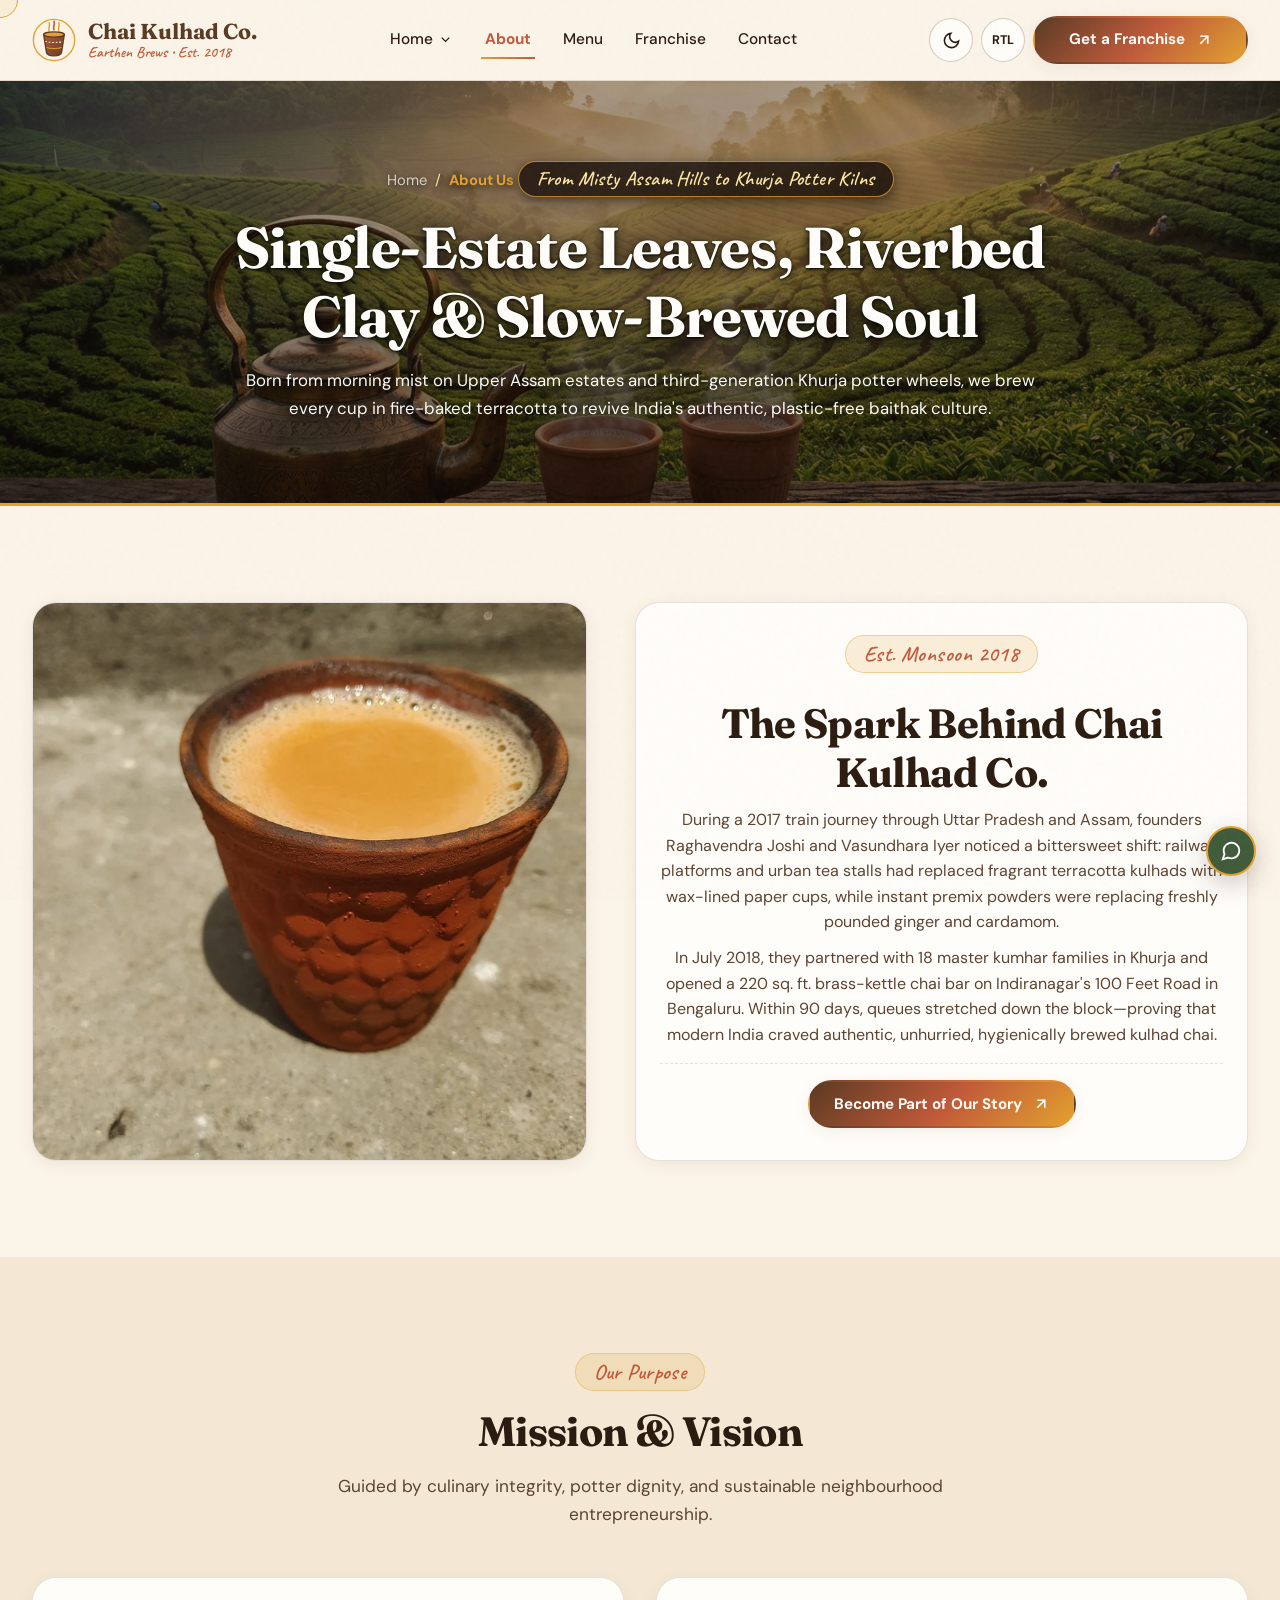
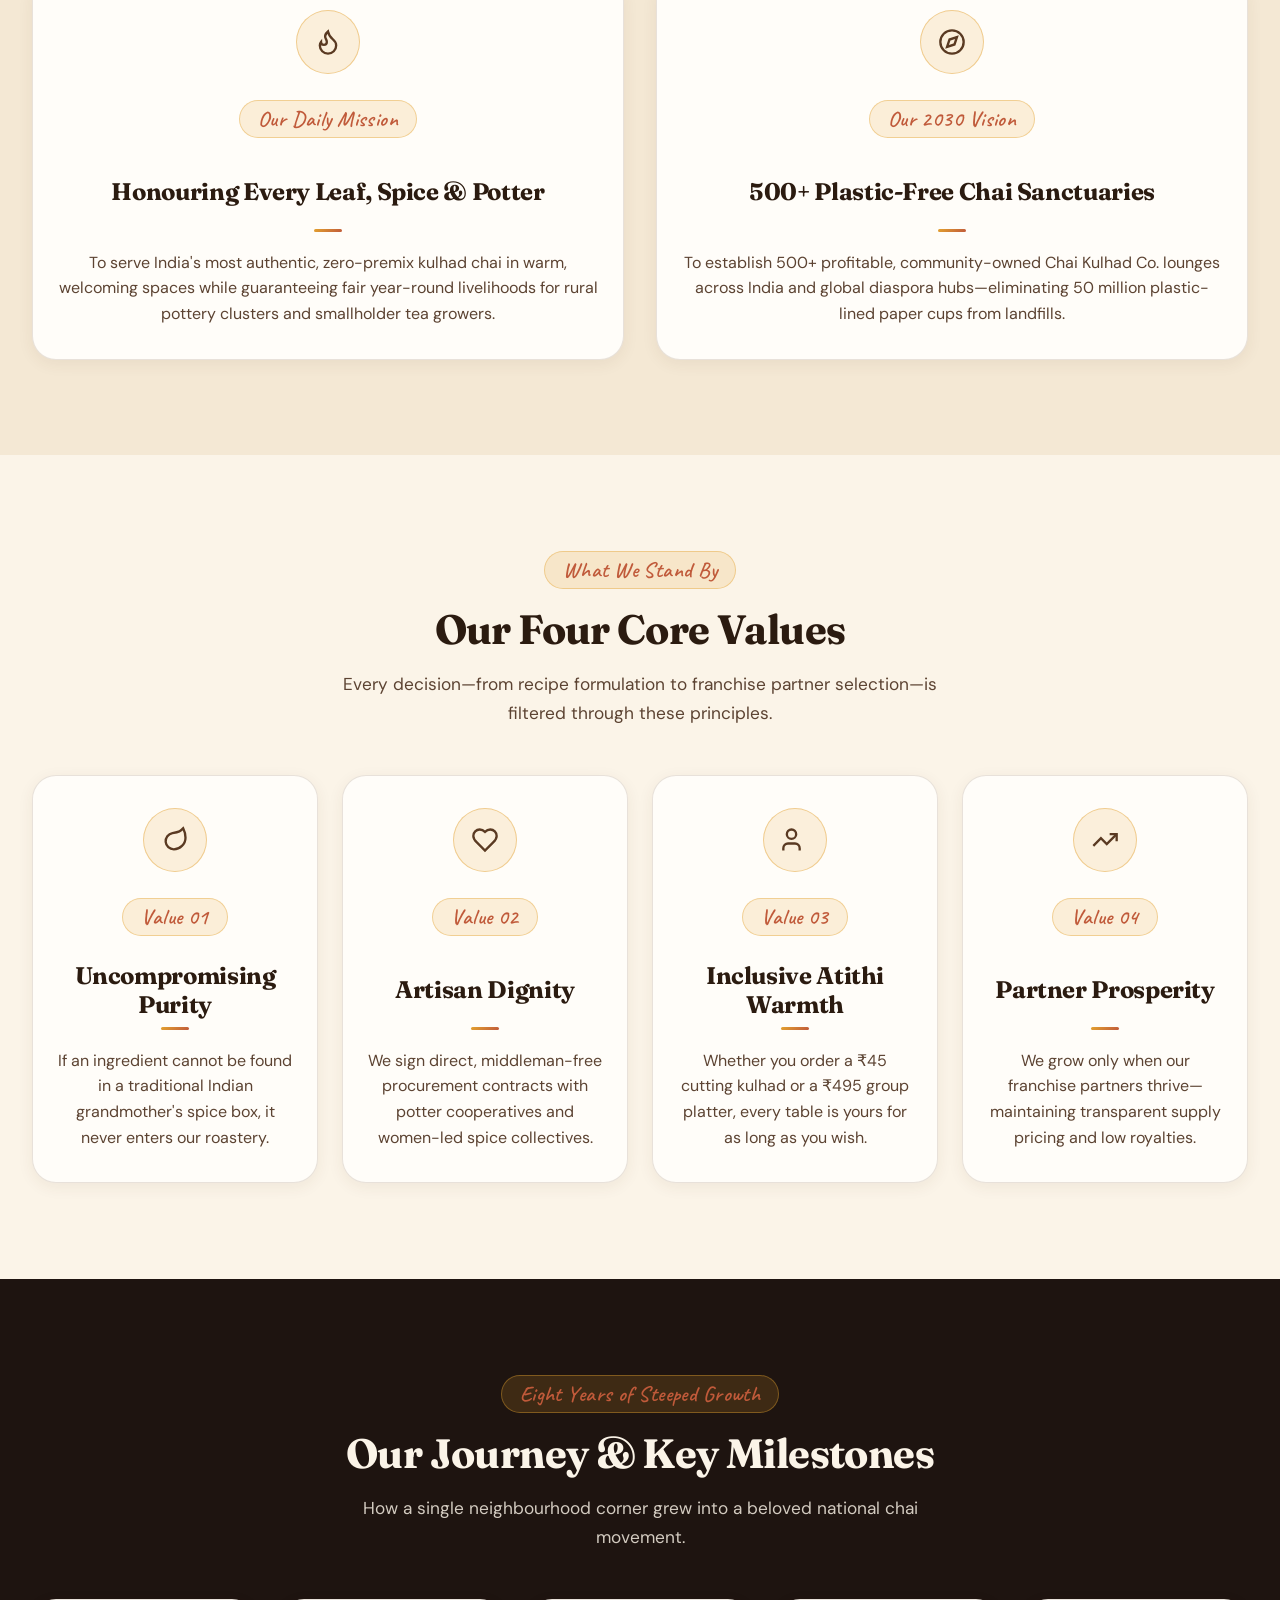
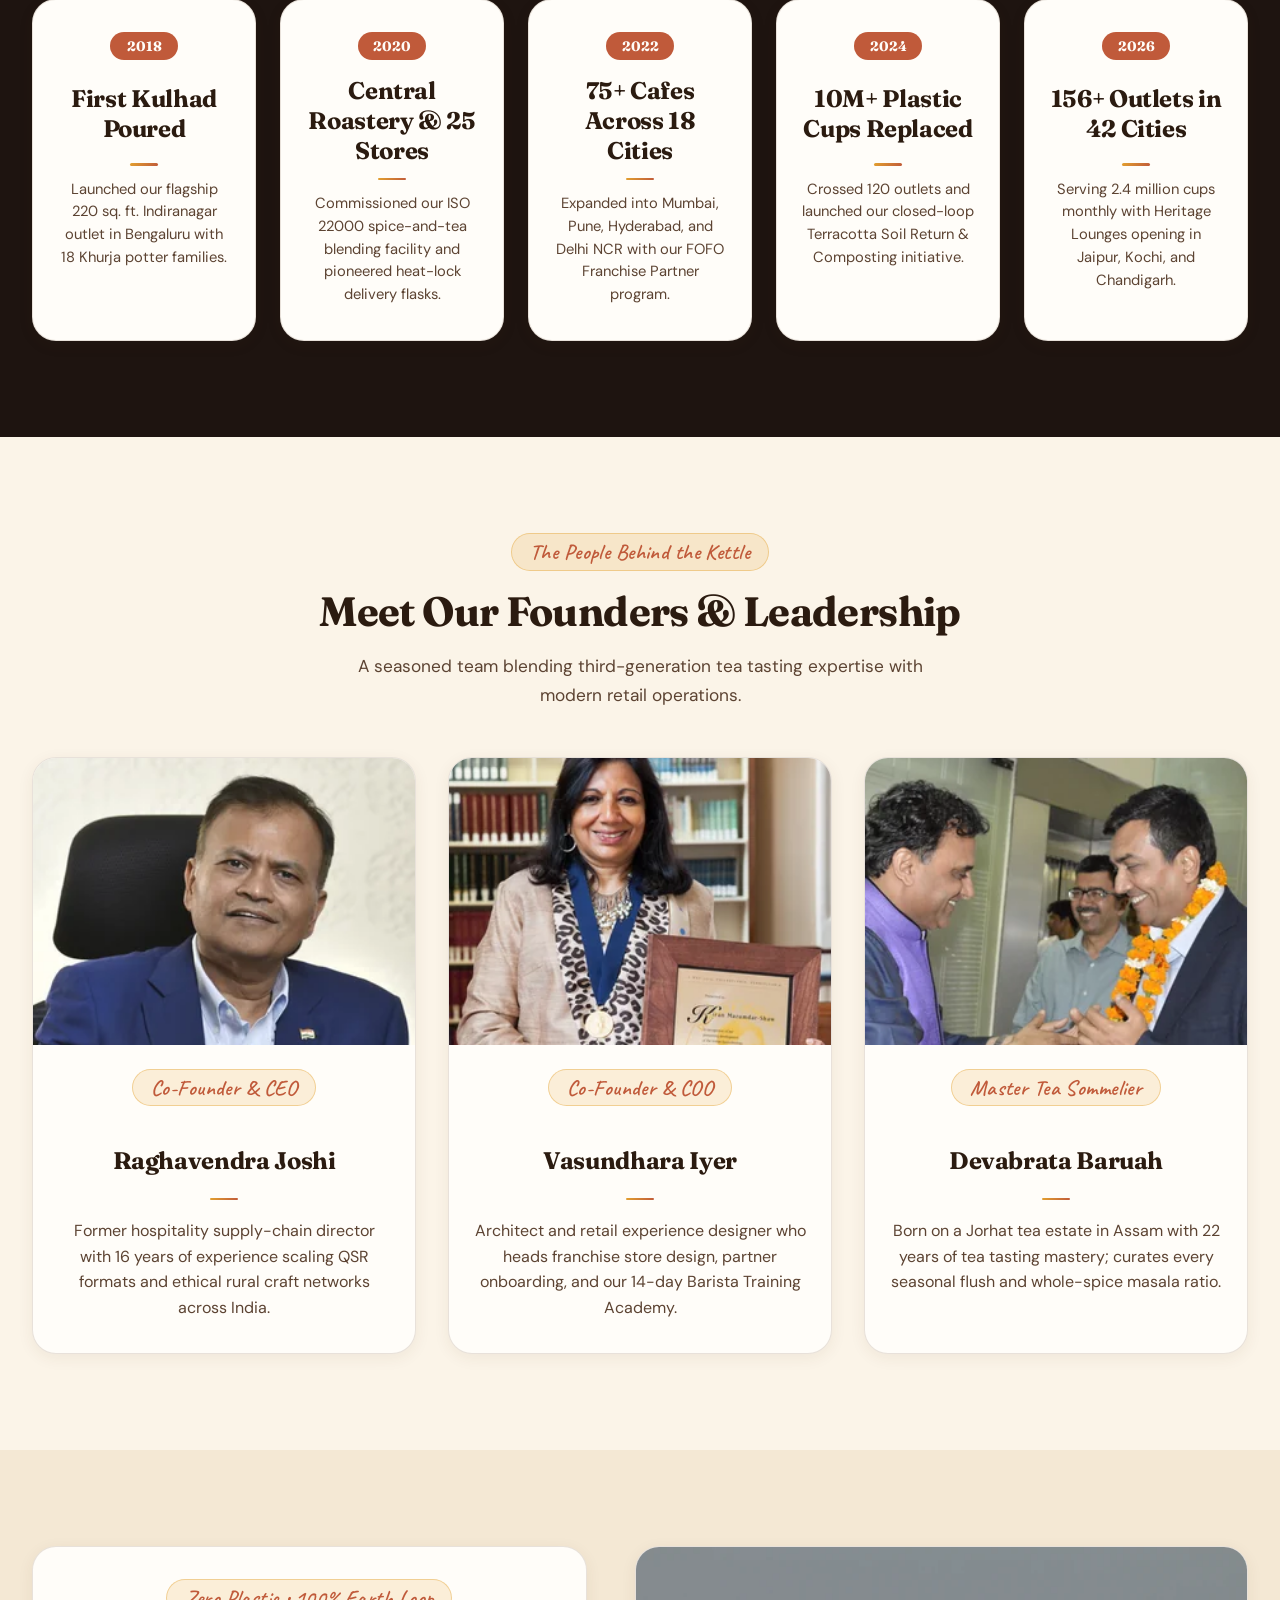
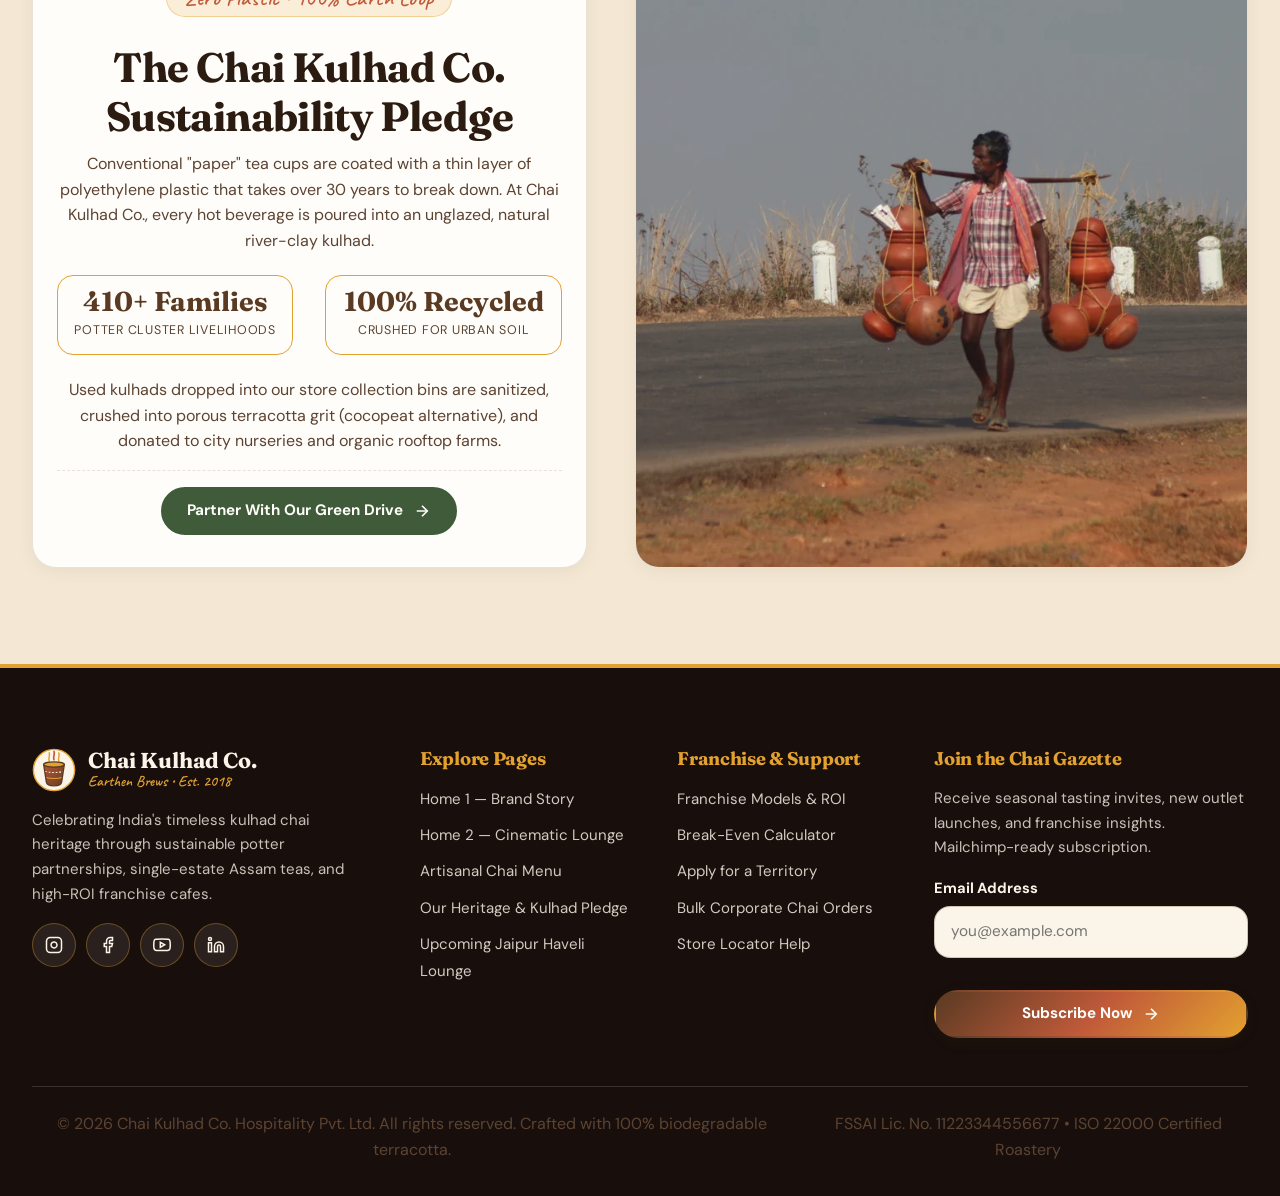
<file: pages/about.html>
<!DOCTYPE html>
<html lang="en" data-theme="light" dir="ltr">

<head>
  <meta charset="UTF-8">
  <meta name="viewport" content="width=device-width, initial-scale=1.0">
  <!-- Unique SEO Title (<= 60 chars) & Meta Description (150-160 chars) -->
  <title>Our Story &amp; Kulhad Sustainability Pledge | Chai Kulhad Co.</title>
  <meta name="description"
    content="Discover how Chai Kulhad Co. grew from a 2018 potter's workshop in Bengaluru to 150+ cafes empowering 400+ kumhar families with biodegradable kulhad chai.">
  <meta name="keywords"
    content="about chai kulhad co, indian tea cafe founders, sustainable kulhad pledge, terracotta potter livelihood">
  <meta name="robots" content="index, follow">
  <link rel="canonical" href="https://chaikulhadco.in/pages/about.html">

  <meta property="og:type" content="website">
  <meta property="og:title" content="Our Story &amp; Kulhad Sustainability Pledge | Chai Kulhad Co.">
  <meta property="og:description"
    content="Meet our tea sommeliers and founders reviving India's earthen kulhad heritage across 42 cities.">
  <meta property="og:url" content="https://chaikulhadco.in/pages/about.html">
  <meta property="og:image" content="../assets/images/cafe/cafe-about-story.jpg">

  <link rel="icon" type="image/svg+xml" href="../assets/images/icons/favicon.svg">
  <link rel="stylesheet" href="../assets/css/style.css">
  <link rel="stylesheet" href="../assets/css/dark-mode.css">
  <link rel="stylesheet" href="../assets/css/rtl.css">

  <script type="application/ld+json">
  {
    "@context": "https://schema.org",
    "@type": "AboutPage",
    "name": "About Chai Kulhad Co.",
    "url": "https://chaikulhadco.in/pages/about.html",
    "mainEntity": {
      "@type": "Organization",
      "name": "Chai Kulhad Co. Hospitality Pvt. Ltd.",
      "foundingDate": "2018",
      "founders": [
        { "@type": "Person", "name": "Raghavendra Joshi" },
        { "@type": "Person", "name": "Vasundhara Iyer" }
      ]
    }
  }
  </script>
</head>

<body>
  <a href="#main-content" class="skip-link">Skip to main content</a>
  <div id="scroll-progress-bar" class="scroll-progress-bar" aria-hidden="true"></div>

  <div id="custom-cursor" class="custom-cursor" aria-hidden="true"></div>

  <!-- =====================================================================
       STICKY HEADER & NAVIGATION
       ===================================================================== -->
  <header class="site-header">
    <div class="container header-inner">
      <a href="index.html" class="brand-logo" aria-label="Chai Kulhad Co. Home">
        <img src="../assets/images/icons/logo-kulhad.svg" alt="Chai Kulhad Co. Emblem" width="44" height="44">
        <span class="brand-logo-text">
          <span>Chai Kulhad Co.</span>
          <span class="brand-logo-sub">Earthen Brews • Est. 2018</span>
        </span>
      </a>

      <nav class="main-nav" aria-label="Primary Navigation">
        <ul class="nav-list">
          <li class="nav-item has-dropdown">
            <a href="index.html" class="nav-link" data-dropdown-toggle aria-haspopup="true" aria-expanded="false">
              Home
              <svg viewBox="0 0 24 24" width="15" height="15" fill="none" stroke="currentColor" stroke-width="2.2">
                <polyline points="6 9 12 15 18 9" />
              </svg>
            </a>
            <ul class="dropdown-menu" aria-label="Home Page Layouts">
              <li><a href="index.html" class="dropdown-link">Home 1 — Brand Story</a></li>
              <li><a href="home-2.html" class="dropdown-link">Home 2 — Cinematic Lounge</a></li>
            </ul>
          </li>
          <li class="nav-item"><a href="about.html" class="nav-link is-active">About</a></li>
          <li class="nav-item"><a href="menu.html" class="nav-link">Menu</a></li>
          <li class="nav-item"><a href="franchise.html" class="nav-link">Franchise</a></li>
          <li class="nav-item"><a href="contact.html" class="nav-link">Contact</a></li>
        </ul>
      </nav>

      <div class="header-actions">
        <button type="button" class="icon-btn" data-theme-toggle aria-label="Toggle dark or light theme">
          <svg class="icon-moon" viewBox="0 0 24 24" fill="none" stroke="currentColor" stroke-width="2">
            <path d="M21 12.79A9 9 0 1 1 11.21 3 7 7 0 0 0 21 12.79z" />
          </svg>
          <svg class="icon-sun" viewBox="0 0 24 24" fill="none" stroke="currentColor" stroke-width="2"
            style="display:none">
            <circle cx="12" cy="12" r="5" />
            <line x1="12" y1="1" x2="12" y2="3" />
            <line x1="12" y1="21" x2="12" y2="23" />
            <line x1="4.22" y1="4.22" x2="5.64" y2="5.64" />
            <line x1="18.36" y1="18.36" x2="19.78" y2="19.78" />
            <line x1="1" y1="12" x2="3" y2="12" />
            <line x1="21" y1="12" x2="23" y2="12" />
            <line x1="4.22" y1="19.78" x2="5.64" y2="18.36" />
            <line x1="18.36" y1="5.64" x2="19.78" y2="4.22" />
          </svg>
        </button>
        <button type="button" class="icon-btn" data-rtl-toggle aria-label="Toggle RTL layout">RTL</button>
        <a href="franchise.html" class="btn btn-primary header-cta">
          <span>Get a Franchise</span>
          <svg viewBox="0 0 24 24" fill="none" stroke="currentColor" stroke-width="2.2">
            <line x1="7" y1="17" x2="17" y2="7" />
            <polyline points="7 7 17 7 17 17" />
          </svg>
        </a>
        <button type="button" class="icon-btn mobile-menu-toggle" data-mobile-toggle aria-controls="mobile-nav-drawer"
          aria-expanded="false" aria-label="Open navigation menu">
          <svg viewBox="0 0 24 24" fill="none" stroke="currentColor" stroke-width="2.2">
            <line x1="3" y1="6" x2="21" y2="6" />
            <line x1="3" y1="12" x2="21" y2="12" />
            <line x1="3" y1="18" x2="21" y2="18" />
          </svg>
        </button>
      </div>
    </div>

    <div id="mobile-nav-drawer" class="mobile-nav-drawer" aria-label="Mobile Navigation">
      <ul class="mobile-nav-list">
        <li class="mobile-nav-item has-dropdown">
          <a href="index.html" class="mobile-nav-link" data-dropdown-toggle aria-haspopup="true" aria-expanded="false">
            <span>Home</span>
            <svg viewBox="0 0 24 24" width="15" height="15" fill="none" stroke="currentColor" stroke-width="2.2">
              <polyline points="6 9 12 15 18 9" />
            </svg>
          </a>
          <ul class="mobile-dropdown-menu" aria-label="Home Page Layouts">
            <li><a href="index.html" class="mobile-dropdown-link">Home 1 — Brand Story</a></li>
            <li><a href="home-2.html" class="mobile-dropdown-link">Home 2 — Cinematic Lounge</a></li>
          </ul>
        </li>
        <li class="mobile-nav-item"><a href="about.html" class="mobile-nav-link is-active">About</a></li>
        <li class="mobile-nav-item"><a href="menu.html" class="mobile-nav-link">Menu</a></li>
        <li class="mobile-nav-item"><a href="franchise.html" class="mobile-nav-link">Franchise</a></li>
        <li class="mobile-nav-item"><a href="contact.html" class="mobile-nav-link">Contact</a></li>
      </ul>
      <div class="mobile-nav-actions">
        <button type="button" class="icon-btn" data-theme-toggle aria-label="Toggle dark or light theme">
          <svg class="icon-moon" viewBox="0 0 24 24" fill="none" stroke="currentColor" stroke-width="2">
            <path d="M21 12.79A9 9 0 1 1 11.21 3 7 7 0 0 0 21 12.79z" />
          </svg>
          <svg class="icon-sun" viewBox="0 0 24 24" fill="none" stroke="currentColor" stroke-width="2"
            style="display:none">
            <circle cx="12" cy="12" r="5" />
            <line x1="12" y1="1" x2="12" y2="3" />
            <line x1="12" y1="21" x2="12" y2="23" />
            <line x1="4.22" y1="4.22" x2="5.64" y2="5.64" />
            <line x1="18.36" y1="18.36" x2="19.78" y2="19.78" />
            <line x1="1" y1="12" x2="3" y2="12" />
            <line x1="21" y1="12" x2="23" y2="12" />
            <line x1="4.22" y1="19.78" x2="5.64" y2="18.36" />
            <line x1="18.36" y1="5.64" x2="19.78" y2="4.22" />
          </svg>
        </button>
        <button type="button" class="icon-btn" data-rtl-toggle aria-label="Toggle RTL layout">RTL</button>
      </div>
      <a href="franchise.html" class="btn btn-primary">
        <span>Get a Franchise</span>
        <svg viewBox="0 0 24 24" fill="none" stroke="currentColor" stroke-width="2.2">
          <line x1="7" y1="17" x2="17" y2="7" />
          <polyline points="7 7 17 7 17 17" />
        </svg>
      </a>
    </div>
  </header>

  <main id="main-content">
    <!-- ===================================================================
         SECTION 1.5.1: COMPACT PAGE BANNER
         =================================================================== -->
    <section class="page-banner page-banner-about" aria-labelledby="about-banner-heading">
      <div class="container">
        <nav class="breadcrumb" aria-label="Breadcrumb">
          <a href="index.html">Home</a>
          <span aria-hidden="true">/</span>
          <span aria-current="page">About Us</span>
        </nav>
        <span class="section-tag">From Misty Assam Hills to Khurja Potter Kilns</span>
        <h1 id="about-banner-heading">Single-Estate Leaves, Riverbed Clay &amp; Slow-Brewed Soul</h1>
        <p>Born from morning mist on Upper Assam estates and third-generation Khurja potter wheels, we brew every cup in fire-baked terracotta to revive India's authentic, plastic-free baithak culture.</p>
      </div>
    </section>

    <!-- ===================================================================
         SECTION 1.5.2: BRAND STORY
         =================================================================== -->
    <section class="section" aria-labelledby="story-heading">
      <div class="container">
        <div class="spotlight-grid">
          <div class="tilt-card spotlight-media-card"
            style="padding:0;overflow:hidden;height:100%;display:flex;flex-direction:column;">
            <div class="card-media"
              style="margin:0;width:100%;height:100%;min-height:380px;flex:1 1 100%;display:flex;aspect-ratio:auto;">
              <picture style="width:100%;height:100%;flex:1 1 100%;display:flex;">
                <source
                  srcset="../assets/images/cafe/cafe-about-story-sm.webp 500w, ../assets/images/cafe/cafe-about-story.webp 1000w"
                  sizes="(max-width: 768px) 100vw, 560px" type="image/webp">
                <img src="../assets/images/cafe/cafe-about-story.jpg"
                  alt="Handcrafted earthen terracotta kulhad cups stacked beside brass tea vessels" width="1000"
                  height="750" fetchpriority="high"
                  style="width:100%;height:100%;flex:1 1 100%;object-fit:cover;display:block;">
              </picture>
            </div>
          </div>

          <div class="tilt-card">
            <div class="card-body">
              <span class="card-tag">Est. Monsoon 2018</span>
              <h2 id="story-heading">The Spark Behind Chai Kulhad Co.</h2>
              <p>During a 2017 train journey through Uttar Pradesh and Assam, founders Raghavendra Joshi and Vasundhara
                Iyer noticed a bittersweet shift: railway platforms and urban tea stalls had replaced fragrant
                terracotta kulhads with wax-lined paper cups, while instant premix powders were replacing freshly
                pounded ginger and cardamom.</p>
              <p>In July 2018, they partnered with 18 master kumhar families in Khurja and opened a 220 sq. ft.
                brass-kettle chai bar on Indiranagar's 100 Feet Road in Bengaluru. Within 90 days, queues stretched down
                the block—proving that modern India craved authentic, unhurried, hygienically brewed kulhad chai.</p>
            </div>
            <div class="card-footer">
              <a href="franchise.html" class="btn btn-primary">
                <span>Become Part of Our Story</span>
                <svg viewBox="0 0 24 24" fill="none" stroke="currentColor" stroke-width="2.2">
                  <line x1="7" y1="17" x2="17" y2="7" />
                  <polyline points="7 7 17 7 17 17" />
                </svg>
              </a>
            </div>
          </div>
        </div>
      </div>
    </section>

    <!-- ===================================================================
         SECTION 1.5.3: MISSION & VISION
         =================================================================== -->
    <section class="section section-alt" aria-labelledby="mission-heading">
      <div class="container">
        <div class="section-header">
          <span class="section-tag">Our Purpose</span>
          <h2 id="mission-heading">Mission &amp; Vision</h2>
          <p>Guided by culinary integrity, potter dignity, and sustainable neighbourhood entrepreneurship.</p>
        </div>

        <div class="grid-2">
          <article class="tilt-card">
            <div class="card-body">
              <div class="card-icon">
                <svg viewBox="0 0 24 24" fill="none" stroke="currentColor" stroke-width="2">
                  <path
                    d="M8.5 14.5A2.5 2.5 0 0 0 11 12c0-1.38-.5-2-1-3-1.072-2.143-.224-4.054 2-6 .5 2.5 2 4.9 4 6.5 2 1.6 3 3.5 3 5.5a7 7 0 1 1-14 0c0-1.153.433-2.294 1-3a2.5 2.5 0 0 0 2.5 2.5z" />
                </svg>
              </div>
              <span class="card-tag">Our Daily Mission</span>
              <h3>Honouring Every Leaf, Spice &amp; Potter</h3>
              <p>To serve India's most authentic, zero-premix kulhad chai in warm, welcoming spaces while guaranteeing
                fair year-round livelihoods for rural pottery clusters and smallholder tea growers.</p>
            </div>
          </article>

          <article class="tilt-card">
            <div class="card-body">
              <div class="card-icon">
                <svg viewBox="0 0 24 24" fill="none" stroke="currentColor" stroke-width="2">
                  <circle cx="12" cy="12" r="10" />
                  <polygon points="16.24 7.76 14.12 14.12 7.76 16.24 9.88 9.88 16.24 7.76" />
                </svg>
              </div>
              <span class="card-tag">Our 2030 Vision</span>
              <h3>500+ Plastic-Free Chai Sanctuaries</h3>
              <p>To establish 500+ profitable, community-owned Chai Kulhad Co. lounges across India and global diaspora
                hubs—eliminating 50 million plastic-lined paper cups from landfills.</p>
            </div>
          </article>
        </div>
      </div>
    </section>

    <!-- ===================================================================
         SECTION 1.5.4: CORE VALUES (ICON CARDS)
         =================================================================== -->
    <section class="section" aria-labelledby="values-heading">
      <div class="container">
        <div class="section-header">
          <span class="section-tag">What We Stand By</span>
          <h2 id="values-heading">Our Four Core Values</h2>
          <p>Every decision—from recipe formulation to franchise partner selection—is filtered through these principles.
          </p>
        </div>

        <div class="grid-4">
          <article class="tilt-card">
            <div class="card-body">
              <div class="card-icon">
                <svg viewBox="0 0 24 24" fill="none" stroke="currentColor" stroke-width="2">
                  <path d="M11 20A7 7 0 0 1 9.8 6.1C15.5 5 17 4.48 19 2c1 2 2 4.18 2 8 0 5.5-4.78 10-10 10Z" />
                </svg>
              </div>
              <span class="card-tag">Value 01</span>
              <h3>Uncompromising Purity</h3>
              <p>If an ingredient cannot be found in a traditional Indian grandmother's spice box, it never enters our
                roastery.</p>
            </div>
          </article>

          <article class="tilt-card">
            <div class="card-body">
              <div class="card-icon">
                <svg viewBox="0 0 24 24" fill="none" stroke="currentColor" stroke-width="2">
                  <path
                    d="M19 14c1.49-1.46 3-3.21 3-5.5A5.5 5.5 0 0 0 16.5 3c-1.76 0-3 .5-4.5 2-1.5-1.5-2.74-2-4.5-2A5.5 5.5 0 0 0 2 8.5c0 2.3 1.5 4.05 3 5.5l7 7Z" />
                </svg>
              </div>
              <span class="card-tag">Value 02</span>
              <h3>Artisan Dignity</h3>
              <p>We sign direct, middleman-free procurement contracts with potter cooperatives and women-led spice
                collectives.</p>
            </div>
          </article>

          <article class="tilt-card">
            <div class="card-body">
              <div class="card-icon">
                <svg viewBox="0 0 24 24" fill="none" stroke="currentColor" stroke-width="2">
                  <path d="M16 21v-2a4 4 0 0 0-4-4H6a4 4 0 0 0-4 4v2" />
                  <circle cx="9" cy="7" r="4" />
                </svg>
              </div>
              <span class="card-tag">Value 03</span>
              <h3>Inclusive Atithi Warmth</h3>
              <p>Whether you order a ₹45 cutting kulhad or a ₹495 group platter, every table is yours for as long as you
                wish.</p>
            </div>
          </article>

          <article class="tilt-card">
            <div class="card-body">
              <div class="card-icon">
                <svg viewBox="0 0 24 24" fill="none" stroke="currentColor" stroke-width="2">
                  <polyline points="22 7 13.5 15.5 8.5 10.5 2 17" />
                  <polyline points="16 7 22 7 22 13" />
                </svg>
              </div>
              <span class="card-tag">Value 04</span>
              <h3>Partner Prosperity</h3>
              <p>We grow only when our franchise partners thrive—maintaining transparent supply pricing and low
                royalties.</p>
            </div>
          </article>
        </div>
      </div>
    </section>

    <!-- ===================================================================
         SECTION 1.5.5: MILESTONES TIMELINE (2018 TO 2026)
         =================================================================== -->
    <section class="section section-dark" aria-labelledby="milestones-heading">
      <div class="container">
        <div class="section-header">
          <span class="section-tag">Eight Years of Steeped Growth</span>
          <h2 id="milestones-heading">Our Journey &amp; Key Milestones</h2>
          <p>How a single neighbourhood corner grew into a beloved national chai movement.</p>
        </div>

        <div class="timeline-grid timeline-grid-5">
          <article class="tilt-card">
            <div class="card-body">
              <span class="step-number-badge">2018</span>
              <h3>First Kulhad Poured</h3>
              <p>Launched our flagship 220 sq. ft. Indiranagar outlet in Bengaluru with 18 Khurja potter families.</p>
            </div>
          </article>

          <article class="tilt-card">
            <div class="card-body">
              <span class="step-number-badge">2020</span>
              <h3>Central Roastery &amp; 25 Stores</h3>
              <p>Commissioned our ISO 22000 spice-and-tea blending facility and pioneered heat-lock delivery flasks.</p>
            </div>
          </article>

          <article class="tilt-card">
            <div class="card-body">
              <span class="step-number-badge">2022</span>
              <h3>75+ Cafes Across 18 Cities</h3>
              <p>Expanded into Mumbai, Pune, Hyderabad, and Delhi NCR with our FOFO Franchise Partner program.</p>
            </div>
          </article>

          <article class="tilt-card">
            <div class="card-body">
              <span class="step-number-badge">2024</span>
              <h3>10M+ Plastic Cups Replaced</h3>
              <p>Crossed 120 outlets and launched our closed-loop Terracotta Soil Return &amp; Composting initiative.
              </p>
            </div>
          </article>

          <article class="tilt-card">
            <div class="card-body">
              <span class="step-number-badge">2026</span>
              <h3>156+ Outlets in 42 Cities</h3>
              <p>Serving 2.4 million cups monthly with Heritage Lounges opening in Jaipur, Kochi, and Chandigarh.</p>
            </div>
          </article>
        </div>
      </div>
    </section>

    <!-- ===================================================================
         SECTION 1.5.6: MEET THE TEAM (FOUNDER & LEADERSHIP)
         =================================================================== -->
    <section class="section" aria-labelledby="team-heading">
      <div class="container">
        <div class="section-header">
          <span class="section-tag">The People Behind the Kettle</span>
          <h2 id="team-heading">Meet Our Founders &amp; Leadership</h2>
          <p>A seasoned team blending third-generation tea tasting expertise with modern retail operations.</p>
        </div>

        <div class="grid-3">
          <article class="tilt-card">
            <div class="card-media">
              <picture>
                <source
                  srcset="../assets/images/people/person-team-founder-sm.webp 400w, ../assets/images/people/person-team-founder.webp 600w"
                  sizes="360px" type="image/webp">
                <img src="../assets/images/people/person-team-founder.jpg"
                  alt="Portrait of Raghavendra Joshi, Co-Founder and CEO of Chai Kulhad Co." width="600" height="650"
                  loading="lazy">
              </picture>
            </div>
            <div class="card-body">
              <span class="card-tag">Co-Founder &amp; CEO</span>
              <h3>Raghavendra Joshi</h3>
              <p>Former hospitality supply-chain director with 16 years of experience scaling QSR formats and ethical
                rural craft networks across India.</p>
            </div>
          </article>

          <article class="tilt-card">
            <div class="card-media">
              <picture>
                <source
                  srcset="../assets/images/people/person-team-coo-sm.webp 400w, ../assets/images/people/person-team-coo.webp 600w"
                  sizes="360px" type="image/webp">
                <img src="../assets/images/people/person-team-coo.jpg"
                  alt="Portrait of Vasundhara Iyer, Co-Founder and Chief Operating Officer" width="600" height="650"
                  loading="lazy">
              </picture>
            </div>
            <div class="card-body">
              <span class="card-tag">Co-Founder &amp; COO</span>
              <h3>Vasundhara Iyer</h3>
              <p>Architect and retail experience designer who heads franchise store design, partner onboarding, and our
                14-day Barista Training Academy.</p>
            </div>
          </article>

          <article class="tilt-card">
            <div class="card-media">
              <picture>
                <source
                  srcset="../assets/images/people/person-team-tea-master-sm.webp 400w, ../assets/images/people/person-team-tea-master.webp 600w"
                  sizes="360px" type="image/webp">
                <img src="../assets/images/people/person-team-tea-master.jpg"
                  alt="Portrait of Devव्रत Baruah, Master Tea Sommelier and Culinary Head" width="600" height="650"
                  loading="lazy">
              </picture>
            </div>
            <div class="card-body">
              <span class="card-tag">Master Tea Sommelier</span>
              <h3>Devabrata Baruah</h3>
              <p>Born on a Jorhat tea estate in Assam with 22 years of tea tasting mastery; curates every seasonal flush
                and whole-spice masala ratio.</p>
            </div>
          </article>
        </div>
      </div>
    </section>

    <!-- ===================================================================
         SECTION 1.5.7: OUR SUSTAINABILITY & KULHAD PLEDGE
         =================================================================== -->
    <section class="section section-alt" aria-labelledby="pledge-heading">
      <div class="container">
        <div class="spotlight-grid">
          <div class="tilt-card">
            <div class="card-body">
              <span class="card-tag">Zero Plastic • 100% Earth Loop</span>
              <h2 id="pledge-heading">The Chai Kulhad Co. Sustainability Pledge</h2>
              <p>Conventional "paper" tea cups are coated with a thin layer of polyethylene plastic that takes over 30
                years to break down. At Chai Kulhad Co., every hot beverage is poured into an unglazed, natural
                river-clay kulhad.</p>

              <div class="grid-2" style="width:100%;margin:12px 0;">
                <div class="countdown-unit">
                  <strong>410+ Families</strong>
                  <span>Potter Cluster Livelihoods</span>
                </div>
                <div class="countdown-unit">
                  <strong>100% Recycled</strong>
                  <span>Crushed for Urban Soil</span>
                </div>
              </div>

              <p>Used kulhads dropped into our store collection bins are sanitized, crushed into porous terracotta grit
                (cocopeat alternative), and donated to city nurseries and organic rooftop farms.</p>
            </div>
            <div class="card-footer">
              <a href="contact.html" class="btn btn-secondary">
                <span>Partner With Our Green Drive</span>
                <svg viewBox="0 0 24 24" fill="none" stroke="currentColor" stroke-width="2.2">
                  <line x1="5" y1="12" x2="19" y2="12" />
                  <polyline points="12 5 19 12 12 19" />
                </svg>
              </a>
            </div>
          </div>

          <div class="tilt-card spotlight-media-card"
            style="padding:0;overflow:hidden;height:100%;display:flex;flex-direction:column;">
            <div class="card-media"
              style="margin:0;width:100%;height:100%;min-height:380px;flex:1 1 100%;display:flex;aspect-ratio:auto;">
              <picture style="width:100%;height:100%;flex:1 1 100%;display:flex;">
                <source
                  srcset="../assets/images/cafe/cafe-about-sustainability-sm.webp 500w, ../assets/images/cafe/cafe-about-sustainability.webp 1000w"
                  sizes="(max-width: 768px) 100vw, 560px" type="image/webp">
                <img src="../assets/images/cafe/cafe-about-sustainability.jpg"
                  alt="Rows of sun-dried natural terracotta clay pots in an artisan potter village" width="1000"
                  height="750" loading="lazy"
                  style="width:100%;height:100%;flex:1 1 100%;object-fit:cover;display:block;">
              </picture>
            </div>
          </div>
        </div>
      </div>
    </section>
  </main>

  <!-- =====================================================================
       DISTINCT ROASTED-TEA FOOTER
       ===================================================================== -->
  <footer class="site-footer">
    <div class="container">
      <div class="footer-top-grid">
        <div class="footer-col">
          <a href="index.html" class="brand-logo" style="color:#FBF4E8;">
            <img src="../assets/images/icons/logo-kulhad.svg" alt="Chai Kulhad Co. Logo" width="44" height="44">
            <span class="brand-logo-text">
              <span>Chai Kulhad Co.</span>
              <span class="brand-logo-sub" style="color:#E3A12F;">Earthen Brews • Est. 2018</span>
            </span>
          </a>
          <p>Celebrating India's timeless kulhad chai heritage through sustainable potter partnerships, single-estate
            Assam teas, and high-ROI franchise cafes.</p>
          <div class="social-row" aria-label="Social Media Links">
            <a href="https://instagram.com" class="social-icon-link" aria-label="Follow us on Instagram" rel="noopener">
              <svg viewBox="0 0 24 24" fill="none" stroke="currentColor" stroke-width="2">
                <rect x="2" y="2" width="20" height="20" rx="5" />
                <path d="M16 11.37A4 4 0 1 1 12.63 8 4 4 0 0 1 16 11.37z" />
                <line x1="17.5" y1="6.5" x2="17.51" y2="6.5" />
              </svg>
            </a>
            <a href="https://facebook.com" class="social-icon-link" aria-label="Follow us on Facebook" rel="noopener">
              <svg viewBox="0 0 24 24" fill="none" stroke="currentColor" stroke-width="2">
                <path d="M18 2h-3a5 5 0 0 0-5 5v3H7v4h3v8h4v-8h3l1-4h-4V7a1 1 0 0 1 1-1h3z" />
              </svg>
            </a>
            <a href="https://youtube.com" class="social-icon-link" aria-label="Subscribe on YouTube" rel="noopener">
              <svg viewBox="0 0 24 24" fill="none" stroke="currentColor" stroke-width="2">
                <path
                  d="M22.54 6.42a2.78 2.78 0 0 0-1.94-2C18.88 4 12 4 12 4s-6.88 0-8.6.46a2.78 2.78 0 0 0-1.94 2A29 29 0 0 0 1 11.75a29 29 0 0 0 .46 5.33A2.78 2.78 0 0 0 3.4 19c1.72.46 8.6.46 8.6.46s6.88 0 8.6-.46a2.78 2.78 0 0 0 1.94-2 29 29 0 0 0 .46-5.25 29 29 0 0 0-.46-5.33z" />
                <polygon points="9.75 15.02 15.5 11.75 9.75 8.48 9.75 15.02" />
              </svg>
            </a>
            <a href="https://linkedin.com" class="social-icon-link" aria-label="Connect on LinkedIn" rel="noopener">
              <svg viewBox="0 0 24 24" fill="none" stroke="currentColor" stroke-width="2">
                <path d="M16 8a6 6 0 0 1 6 6v7h-4v-7a2 2 0 0 0-2-2 2 2 0 0 0-2 2v7h-4v-7a6 6 0 0 1 6-6z" />
                <rect x="2" y="9" width="4" height="12" />
                <circle cx="4" cy="4" r="2" />
              </svg>
            </a>
          </div>
        </div>

        <div class="footer-col">
          <h3>Explore Pages</h3>
          <ul class="footer-links">
            <li><a href="index.html">Home 1 — Brand Story</a></li>
            <li><a href="home-2.html">Home 2 — Cinematic Lounge</a></li>
            <li><a href="menu.html">Artisanal Chai Menu</a></li>
            <li><a href="about.html">Our Heritage &amp; Kulhad Pledge</a></li>
            <li><a href="coming-soon.html">Upcoming Jaipur Haveli Lounge</a></li>
          </ul>
        </div>

        <div class="footer-col">
          <h3>Franchise &amp; Support</h3>
          <ul class="footer-links">
            <li><a href="franchise.html">Franchise Models &amp; ROI</a></li>
            <li><a href="franchise.html#roi-calculator">Break-Even Calculator</a></li>
            <li><a href="contact.html?type=franchise#enquiry-form">Apply for a Territory</a></li>
            <li><a href="contact.html">Bulk Corporate Chai Orders</a></li>
            <li><a href="404.html">Store Locator Help</a></li>
          </ul>
        </div>

        <div class="footer-col">
          <h3>Join the Chai Gazette</h3>
          <p>Receive seasonal tasting invites, new outlet launches, and franchise insights. Mailchimp-ready
            subscription.</p>
          <form action="https://chaikulhadco.us21.list-manage.com/subscribe/post" method="post" data-validate-form
            data-success-msg="Welcome to the Chai Gazette! Check your inbox for a free Kulhad voucher." novalidate>
            <div class="form-field">
              <label for="footer-email-about" class="form-label" style="color:#FBF4E8;">Email Address</label>
              <input type="email" id="footer-email-about" name="EMAIL" class="form-input" placeholder="you@example.com"
                required>
              <span class="field-error" aria-live="polite"></span>
            </div>
            <button type="submit" class="btn btn-primary" style="margin-top:8px;width:100%;">
              <span>Subscribe Now</span>
              <svg viewBox="0 0 24 24" fill="none" stroke="currentColor" stroke-width="2.2">
                <line x1="5" y1="12" x2="19" y2="12" />
                <polyline points="12 5 19 12 12 19" />
              </svg>
            </button>
            <div class="form-status-box" role="status" aria-live="polite"></div>
          </form>
        </div>
      </div>

      <div class="footer-bottom">
        <p>&copy; 2026 Chai Kulhad Co. Hospitality Pvt. Ltd. All rights reserved. Crafted with 100% biodegradable
          terracotta.</p>
        <p>FSSAI Lic. No. 11223344556677 • ISO 22000 Certified Roastery</p>
      </div>
    </div>
  </footer>

  <!-- Floating Widgets: Scroll Up & WhatsApp Enquiry -->
  <div class="floating-widgets">
    <button type="button" id="back-to-top" class="back-to-top" aria-label="Scroll to top" title="Scroll to top">
      <svg viewBox="0 0 24 24" width="22" height="22" fill="none" stroke="currentColor" stroke-width="2.5"
        stroke-linecap="round" stroke-linejoin="round">
        <path d="M12 19V5M5 12l7-7 7 7" />
      </svg>
    </button>
    <a href="https://wa.me/918045689200?text=Hi%20Chai%20Kulhad%20Co.%2C%20I%20would%20like%20to%20enquire%20about%20a%20franchise."
      class="floating-whatsapp" aria-label="Chat on WhatsApp for Franchise Enquiry" title="Chat on WhatsApp"
      rel="noopener">
      <svg viewBox="0 0 24 24" fill="none" stroke="currentColor" stroke-width="2">
        <path
          d="M21 11.5a8.38 8.38 0 0 1-.9 3.8 8.5 8.5 0 0 1-7.6 4.7 8.38 8.38 0 0 1-3.8-.9L3 21l1.9-5.7a8.38 8.38 0 0 1-.9-3.8 8.5 8.5 0 0 1 4.7-7.6 8.38 8.38 0 0 1 3.8-.9h.5a8.48 8.48 0 0 1 8 8v.5z" />
      </svg>
    </a>
  </div>

  <script src="../assets/js/plugins/tilt.js"></script>
  <script src="../assets/js/plugins/counters.js"></script>
  <script src="../assets/js/plugins/slider.js"></script>
  <script src="../assets/js/main.js"></script>
</body>

</html>
</file>
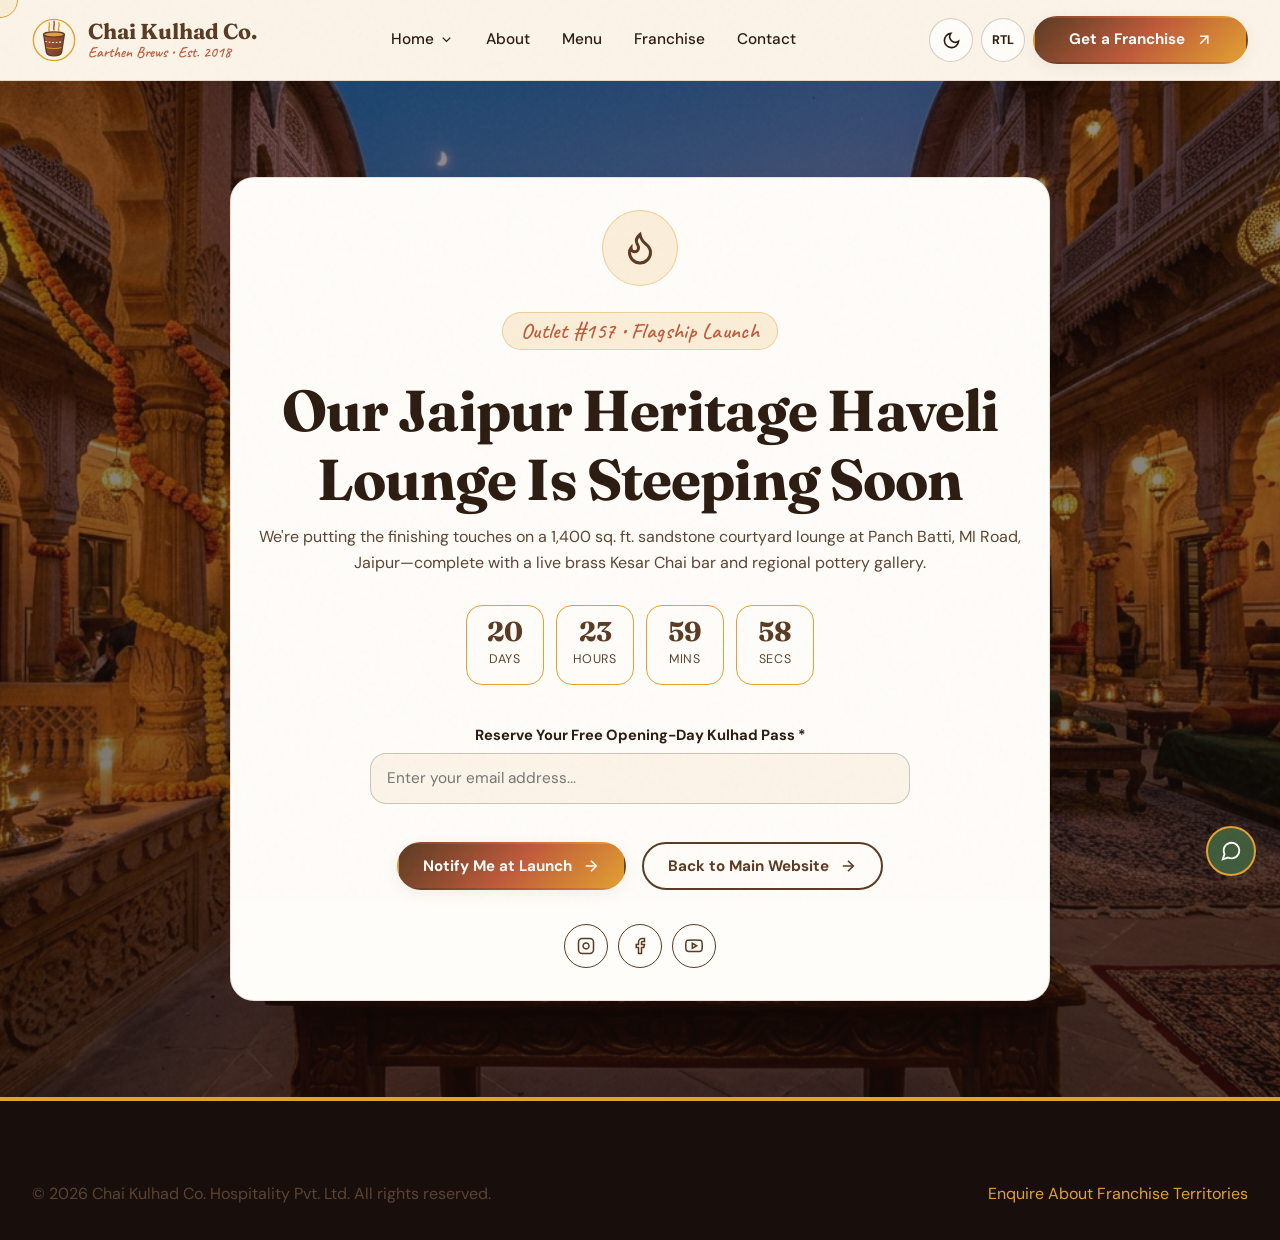
<file: pages/coming-soon.html>
<!DOCTYPE html>
<html lang="en" data-theme="light" dir="ltr">
<head>
  <meta charset="UTF-8">
  <meta name="viewport" content="width=device-width, initial-scale=1.0">
  <!-- Unique SEO Title (<= 60 chars) & Meta Description (150-160 chars) -->
  <title>Coming Soon — Jaipur Haveli Lounge | Chai Kulhad Co.</title>
  <meta name="description" content="Our 157th outlet—the Flagship Jaipur Heritage Haveli Chai Lounge at MI Road—is brewing soon! Join the VIP guest list for complimentary first-pour kulhad passes.">
  <meta name="keywords" content="new chai cafe launch jaipur, chai kulhad co coming soon, heritage chai lounge launch">
  <meta name="robots" content="index, follow">
  <link rel="canonical" href="https://chaikulhadco.in/pages/coming-soon.html">

  <link rel="icon" type="image/svg+xml" href="../assets/images/icons/favicon.svg">
  <link rel="stylesheet" href="../assets/css/style.css">
  <link rel="stylesheet" href="../assets/css/dark-mode.css">
  <link rel="stylesheet" href="../assets/css/rtl.css">
</head>
<body>
  <a href="#main-content" class="skip-link">Skip to main content</a>
  <div id="scroll-progress-bar" class="scroll-progress-bar" aria-hidden="true"></div>

  <div id="custom-cursor" class="custom-cursor" aria-hidden="true"></div>

  <!-- =====================================================================
       STICKY HEADER & NAVIGATION
       ===================================================================== -->
  <header class="site-header">
    <div class="container header-inner">
      <a href="index.html" class="brand-logo" aria-label="Chai Kulhad Co. Home">
        <img src="../assets/images/icons/logo-kulhad.svg" alt="Chai Kulhad Co. Emblem" width="44" height="44">
        <span class="brand-logo-text">
          <span>Chai Kulhad Co.</span>
          <span class="brand-logo-sub">Earthen Brews • Est. 2018</span>
        </span>
      </a>

      <nav class="main-nav" aria-label="Primary Navigation">
        <ul class="nav-list">
          <li class="nav-item has-dropdown">
            <a href="index.html" class="nav-link" data-dropdown-toggle aria-haspopup="true" aria-expanded="false">
              Home
              <svg viewBox="0 0 24 24" width="15" height="15" fill="none" stroke="currentColor" stroke-width="2.2"><polyline points="6 9 12 15 18 9"/></svg>
            </a>
            <ul class="dropdown-menu" aria-label="Home Page Layouts">
              <li><a href="index.html" class="dropdown-link">Home 1 — Brand Story</a></li>
              <li><a href="home-2.html" class="dropdown-link">Home 2 — Cinematic Lounge</a></li>
            </ul>
          </li>
          <li class="nav-item"><a href="about.html" class="nav-link">About</a></li>
          <li class="nav-item"><a href="menu.html" class="nav-link">Menu</a></li>
          <li class="nav-item"><a href="franchise.html" class="nav-link">Franchise</a></li>
          <li class="nav-item"><a href="contact.html" class="nav-link">Contact</a></li>
        </ul>
      </nav>

      <div class="header-actions">
        <button type="button" class="icon-btn" data-theme-toggle aria-label="Toggle dark or light theme">
          <svg class="icon-moon" viewBox="0 0 24 24" fill="none" stroke="currentColor" stroke-width="2"><path d="M21 12.79A9 9 0 1 1 11.21 3 7 7 0 0 0 21 12.79z"/></svg>
          <svg class="icon-sun" viewBox="0 0 24 24" fill="none" stroke="currentColor" stroke-width="2" style="display:none"><circle cx="12" cy="12" r="5"/><line x1="12" y1="1" x2="12" y2="3"/><line x1="12" y1="21" x2="12" y2="23"/><line x1="4.22" y1="4.22" x2="5.64" y2="5.64"/><line x1="18.36" y1="18.36" x2="19.78" y2="19.78"/><line x1="1" y1="12" x2="3" y2="12"/><line x1="21" y1="12" x2="23" y2="12"/><line x1="4.22" y1="19.78" x2="5.64" y2="18.36"/><line x1="18.36" y1="5.64" x2="19.78" y2="4.22"/></svg>
        </button>
        <button type="button" class="icon-btn" data-rtl-toggle aria-label="Toggle RTL layout">RTL</button>
        <a href="franchise.html" class="btn btn-primary header-cta">
          <span>Get a Franchise</span>
          <svg viewBox="0 0 24 24" fill="none" stroke="currentColor" stroke-width="2.2"><line x1="7" y1="17" x2="17" y2="7"/><polyline points="7 7 17 7 17 17"/></svg>
        </a>
        <button type="button" class="icon-btn mobile-menu-toggle" data-mobile-toggle aria-controls="mobile-nav-drawer" aria-expanded="false" aria-label="Open navigation menu">
          <svg viewBox="0 0 24 24" fill="none" stroke="currentColor" stroke-width="2.2"><line x1="3" y1="6" x2="21" y2="6"/><line x1="3" y1="12" x2="21" y2="12"/><line x1="3" y1="18" x2="21" y2="18"/></svg>
        </button>
      </div>
    </div>

    <div id="mobile-nav-drawer" class="mobile-nav-drawer" aria-label="Mobile Navigation">
      <ul class="mobile-nav-list">
        <li class="mobile-nav-item has-dropdown">
          <a href="index.html" class="mobile-nav-link" data-dropdown-toggle aria-haspopup="true" aria-expanded="false">
            <span>Home</span>
            <svg viewBox="0 0 24 24" width="15" height="15" fill="none" stroke="currentColor" stroke-width="2.2"><polyline points="6 9 12 15 18 9"/></svg>
          </a>
          <ul class="mobile-dropdown-menu" aria-label="Home Page Layouts">
            <li><a href="index.html" class="mobile-dropdown-link">Home 1 — Brand Story</a></li>
            <li><a href="home-2.html" class="mobile-dropdown-link">Home 2 — Cinematic Lounge</a></li>
          </ul>
        </li>
        <li class="mobile-nav-item"><a href="about.html" class="mobile-nav-link">About</a></li>
        <li class="mobile-nav-item"><a href="menu.html" class="mobile-nav-link">Menu</a></li>
        <li class="mobile-nav-item"><a href="franchise.html" class="mobile-nav-link">Franchise</a></li>
        <li class="mobile-nav-item"><a href="contact.html" class="mobile-nav-link">Contact</a></li>
      </ul>
      <div class="mobile-nav-actions">
        <button type="button" class="icon-btn" data-theme-toggle aria-label="Toggle dark or light theme">
          <svg class="icon-moon" viewBox="0 0 24 24" fill="none" stroke="currentColor" stroke-width="2"><path d="M21 12.79A9 9 0 1 1 11.21 3 7 7 0 0 0 21 12.79z"/></svg>
          <svg class="icon-sun" viewBox="0 0 24 24" fill="none" stroke="currentColor" stroke-width="2" style="display:none"><circle cx="12" cy="12" r="5"/><line x1="12" y1="1" x2="12" y2="3"/><line x1="12" y1="21" x2="12" y2="23"/><line x1="4.22" y1="4.22" x2="5.64" y2="5.64"/><line x1="18.36" y1="18.36" x2="19.78" y2="19.78"/><line x1="1" y1="12" x2="3" y2="12"/><line x1="21" y1="12" x2="23" y2="12"/><line x1="4.22" y1="19.78" x2="5.64" y2="18.36"/><line x1="18.36" y1="5.64" x2="19.78" y2="4.22"/></svg>
        </button>
        <button type="button" class="icon-btn" data-rtl-toggle aria-label="Toggle RTL layout">RTL</button>
      </div>
      <a href="franchise.html" class="btn btn-primary">
        <span>Get a Franchise</span>
        <svg viewBox="0 0 24 24" fill="none" stroke="currentColor" stroke-width="2.2"><line x1="7" y1="17" x2="17" y2="7"/><polyline points="7 7 17 7 17 17"/></svg>
      </a>
    </div>
  </header>

  <main id="main-content">
    <!-- ===================================================================
         SECTION 1.7.2: NEW OUTLET LAUNCH COMING SOON
         =================================================================== -->
    <section class="section hero-coming-soon" aria-labelledby="coming-soon-heading">
      <div class="container">
        <div class="tilt-card" style="max-width:820px;margin:0 auto;">
          <div class="card-body">
            <div class="card-icon" style="width:76px;height:76px;">
              <svg viewBox="0 0 24 24" fill="none" stroke="currentColor" stroke-width="2" style="width:36px;height:36px;"><path d="M8.5 14.5A2.5 2.5 0 0 0 11 12c0-1.38-.5-2-1-3-1.072-2.143-.224-4.054 2-6 .5 2.5 2 4.9 4 6.5 2 1.6 3 3.5 3 5.5a7 7 0 1 1-14 0c0-1.153.433-2.294 1-3a2.5 2.5 0 0 0 2.5 2.5z"/></svg>
            </div>
            <span class="card-tag">Outlet #157 • Flagship Launch</span>
            <h1 id="coming-soon-heading">Our Jaipur Heritage Haveli Lounge Is Steeping Soon</h1>
            <p>We're putting the finishing touches on a 1,400 sq. ft. sandstone courtyard lounge at Panch Batti, MI Road, Jaipur—complete with a live brass Kesar Chai bar and regional pottery gallery.</p>

            <!-- Live Launch Countdown Timer -->
            <div class="countdown-boxes" data-countdown data-countdown-days="21" aria-label="Grand opening countdown" style="margin:20px 0;">
              <div class="countdown-unit">
                <strong data-cd-days>21</strong>
                <span>Days</span>
              </div>
              <div class="countdown-unit">
                <strong data-cd-hours>14</strong>
                <span>Hours</span>
              </div>
              <div class="countdown-unit">
                <strong data-cd-mins>36</strong>
                <span>Mins</span>
              </div>
              <div class="countdown-unit">
                <strong data-cd-secs>49</strong>
                <span>Secs</span>
              </div>
            </div>

            <!-- Email Notify-Me Form -->
            <form action="https://formspree.io/f/placeholder_notify_id" method="POST" data-validate-form data-success-msg="Khamma Ghani! You are on the Jaipur First-Pour VIP list. We have emailed your invitation code." style="width:100%;max-width:540px;margin-top:8px;" novalidate>
              <div class="form-field" style="align-items:center;text-align:center;">
                <label for="notify-email" class="form-label">Reserve Your Free Opening-Day Kulhad Pass *</label>
                <input type="email" id="notify-email" name="email" class="form-input" placeholder="Enter your email address..." required>
                <span class="field-error" aria-live="polite"></span>
              </div>
              <div class="btn-group" style="margin-top:14px;">
                <button type="submit" class="btn btn-primary">
                  <span>Notify Me at Launch</span>
                  <svg viewBox="0 0 24 24" fill="none" stroke="currentColor" stroke-width="2.2"><line x1="5" y1="12" x2="19" y2="12"/><polyline points="12 5 19 12 12 19"/></svg>
                </button>
                <a href="index.html" class="btn btn-outline">
                  <span>Back to Main Website</span>
                  <svg viewBox="0 0 24 24" fill="none" stroke="currentColor" stroke-width="2.2"><line x1="5" y1="12" x2="19" y2="12"/><polyline points="12 5 19 12 12 19"/></svg>
                </a>
              </div>
              <div class="form-status-box" role="status" aria-live="polite"></div>
            </form>

            <!-- Social Icons -->
            <div class="social-row" style="margin-top:24px;justify-content:center;" aria-label="Follow Launch Updates">
              <a href="https://instagram.com" class="social-icon-link" style="color:var(--color-primary);border-color:var(--color-primary);" aria-label="Instagram" rel="noopener">
                <svg viewBox="0 0 24 24" fill="none" stroke="currentColor" stroke-width="2"><rect x="2" y="2" width="20" height="20" rx="5"/><path d="M16 11.37A4 4 0 1 1 12.63 8 4 4 0 0 1 16 11.37z"/><line x1="17.5" y1="6.5" x2="17.51" y2="6.5"/></svg>
              </a>
              <a href="https://facebook.com" class="social-icon-link" style="color:var(--color-primary);border-color:var(--color-primary);" aria-label="Facebook" rel="noopener">
                <svg viewBox="0 0 24 24" fill="none" stroke="currentColor" stroke-width="2"><path d="M18 2h-3a5 5 0 0 0-5 5v3H7v4h3v8h4v-8h3l1-4h-4V7a1 1 0 0 1 1-1h3z"/></svg>
              </a>
              <a href="https://youtube.com" class="social-icon-link" style="color:var(--color-primary);border-color:var(--color-primary);" aria-label="YouTube" rel="noopener">
                <svg viewBox="0 0 24 24" fill="none" stroke="currentColor" stroke-width="2"><path d="M22.54 6.42a2.78 2.78 0 0 0-1.94-2C18.88 4 12 4 12 4s-6.88 0-8.6.46a2.78 2.78 0 0 0-1.94 2A29 29 0 0 0 1 11.75a29 29 0 0 0 .46 5.33A2.78 2.78 0 0 0 3.4 19c1.72.46 8.6.46 8.6.46s6.88 0 8.6-.46a2.78 2.78 0 0 0 1.94-2 29 29 0 0 0 .46-5.25 29 29 0 0 0-.46-5.33z"/><polygon points="9.75 15.02 15.5 11.75 9.75 8.48 9.75 15.02"/></svg>
              </a>
            </div>
          </div>
        </div>
      </div>
    </section>
  </main>

  <footer class="site-footer">
    <div class="container">
      <div class="footer-bottom" style="padding-top:0;">
        <p>&copy; 2026 Chai Kulhad Co. Hospitality Pvt. Ltd. All rights reserved.</p>
        <p><a href="franchise.html" style="color:#E3A12F;">Enquire About Franchise Territories</a></p>
      </div>
    </div>
  </footer>

  <!-- Floating Widgets: Scroll Up & WhatsApp Enquiry -->
  <div class="floating-widgets">
    <button type="button" id="back-to-top" class="back-to-top" aria-label="Scroll to top" title="Scroll to top">
      <svg viewBox="0 0 24 24" width="22" height="22" fill="none" stroke="currentColor" stroke-width="2.5" stroke-linecap="round" stroke-linejoin="round"><path d="M12 19V5M5 12l7-7 7 7"/></svg>
    </button>
    <a href="https://wa.me/918045689200?text=Hi%20Chai%20Kulhad%20Co.%2C%20I%20would%20like%20to%20enquire%20about%20a%20franchise." class="floating-whatsapp" aria-label="Chat on WhatsApp for Franchise Enquiry" title="Chat on WhatsApp" rel="noopener">
      <svg viewBox="0 0 24 24" fill="none" stroke="currentColor" stroke-width="2"><path d="M21 11.5a8.38 8.38 0 0 1-.9 3.8 8.5 8.5 0 0 1-7.6 4.7 8.38 8.38 0 0 1-3.8-.9L3 21l1.9-5.7a8.38 8.38 0 0 1-.9-3.8 8.5 8.5 0 0 1 4.7-7.6 8.38 8.38 0 0 1 3.8-.9h.5a8.48 8.48 0 0 1 8 8v.5z"/></svg>
    </a>
  </div>

  <script src="../assets/js/plugins/tilt.js"></script>
  <script src="../assets/js/plugins/counters.js"></script>
  <script src="../assets/js/plugins/slider.js"></script>
  <script src="../assets/js/main.js"></script>
</body>
</html>
</file>
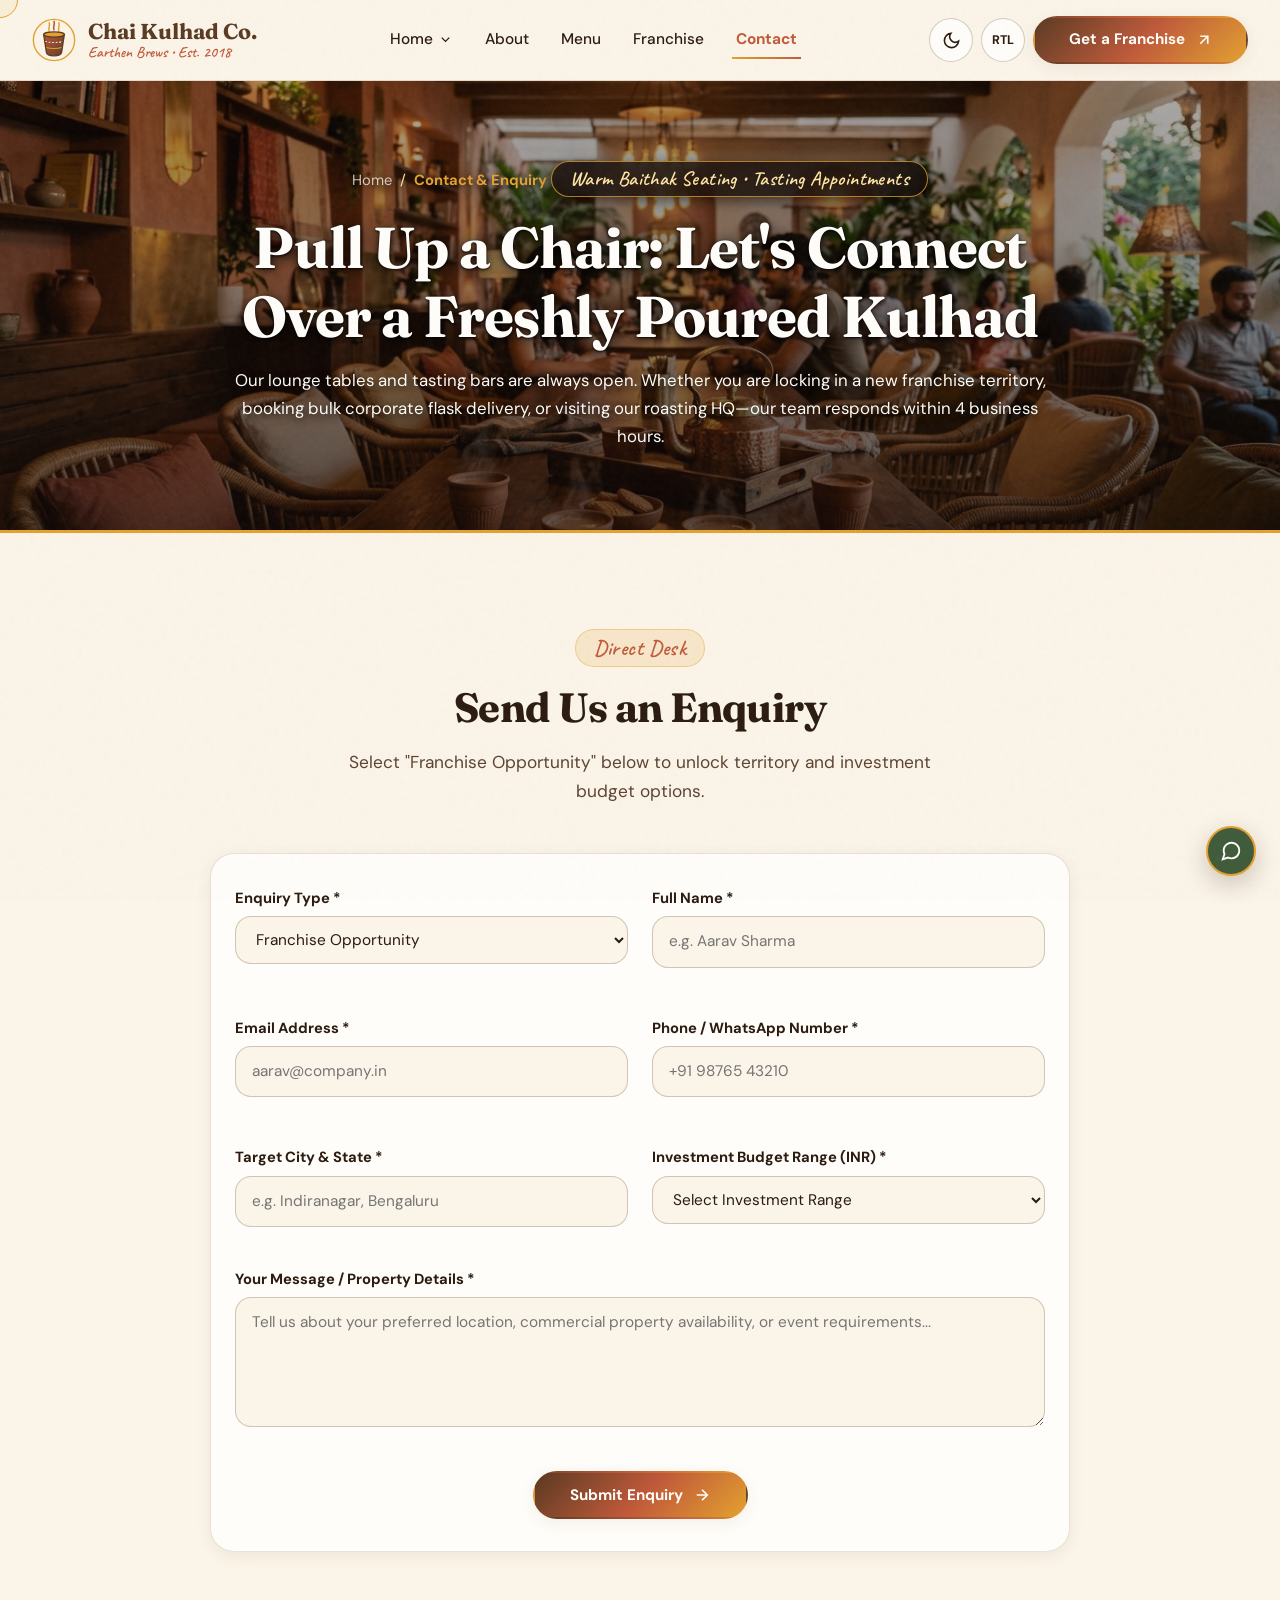
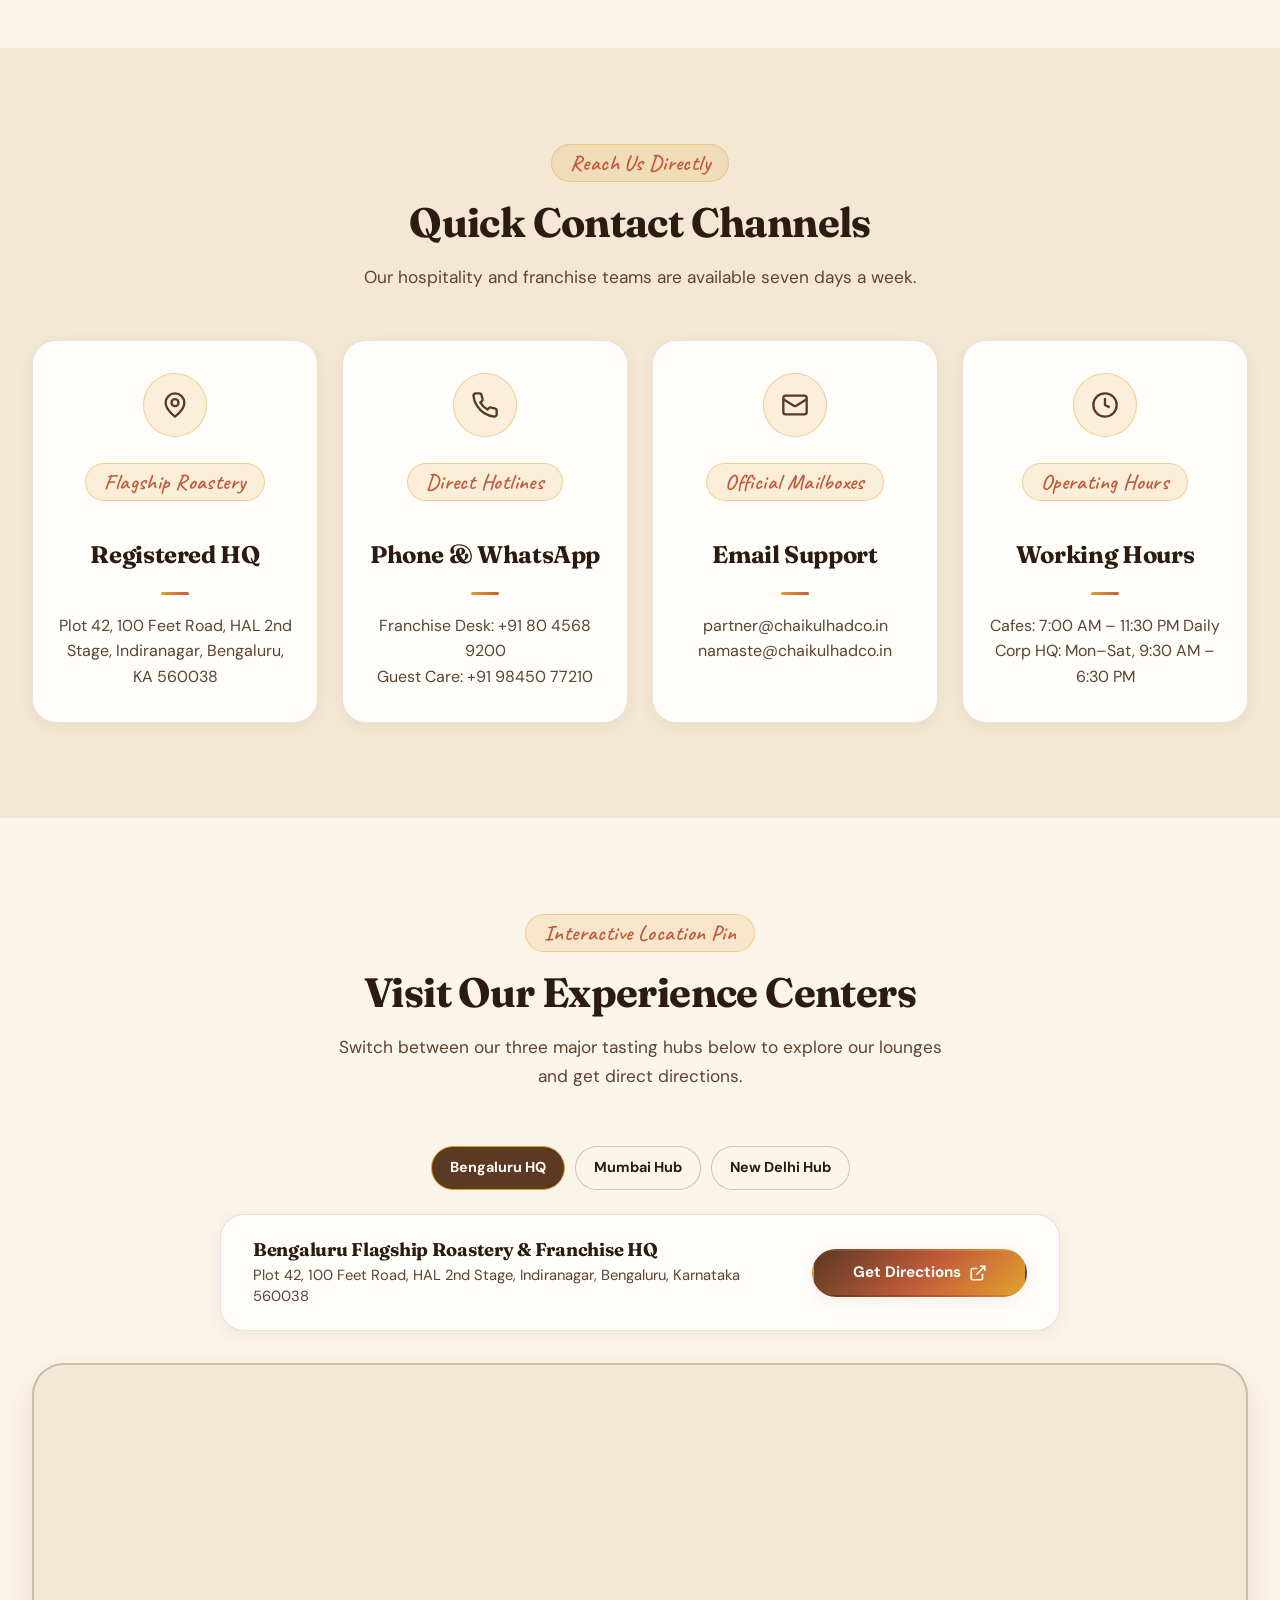
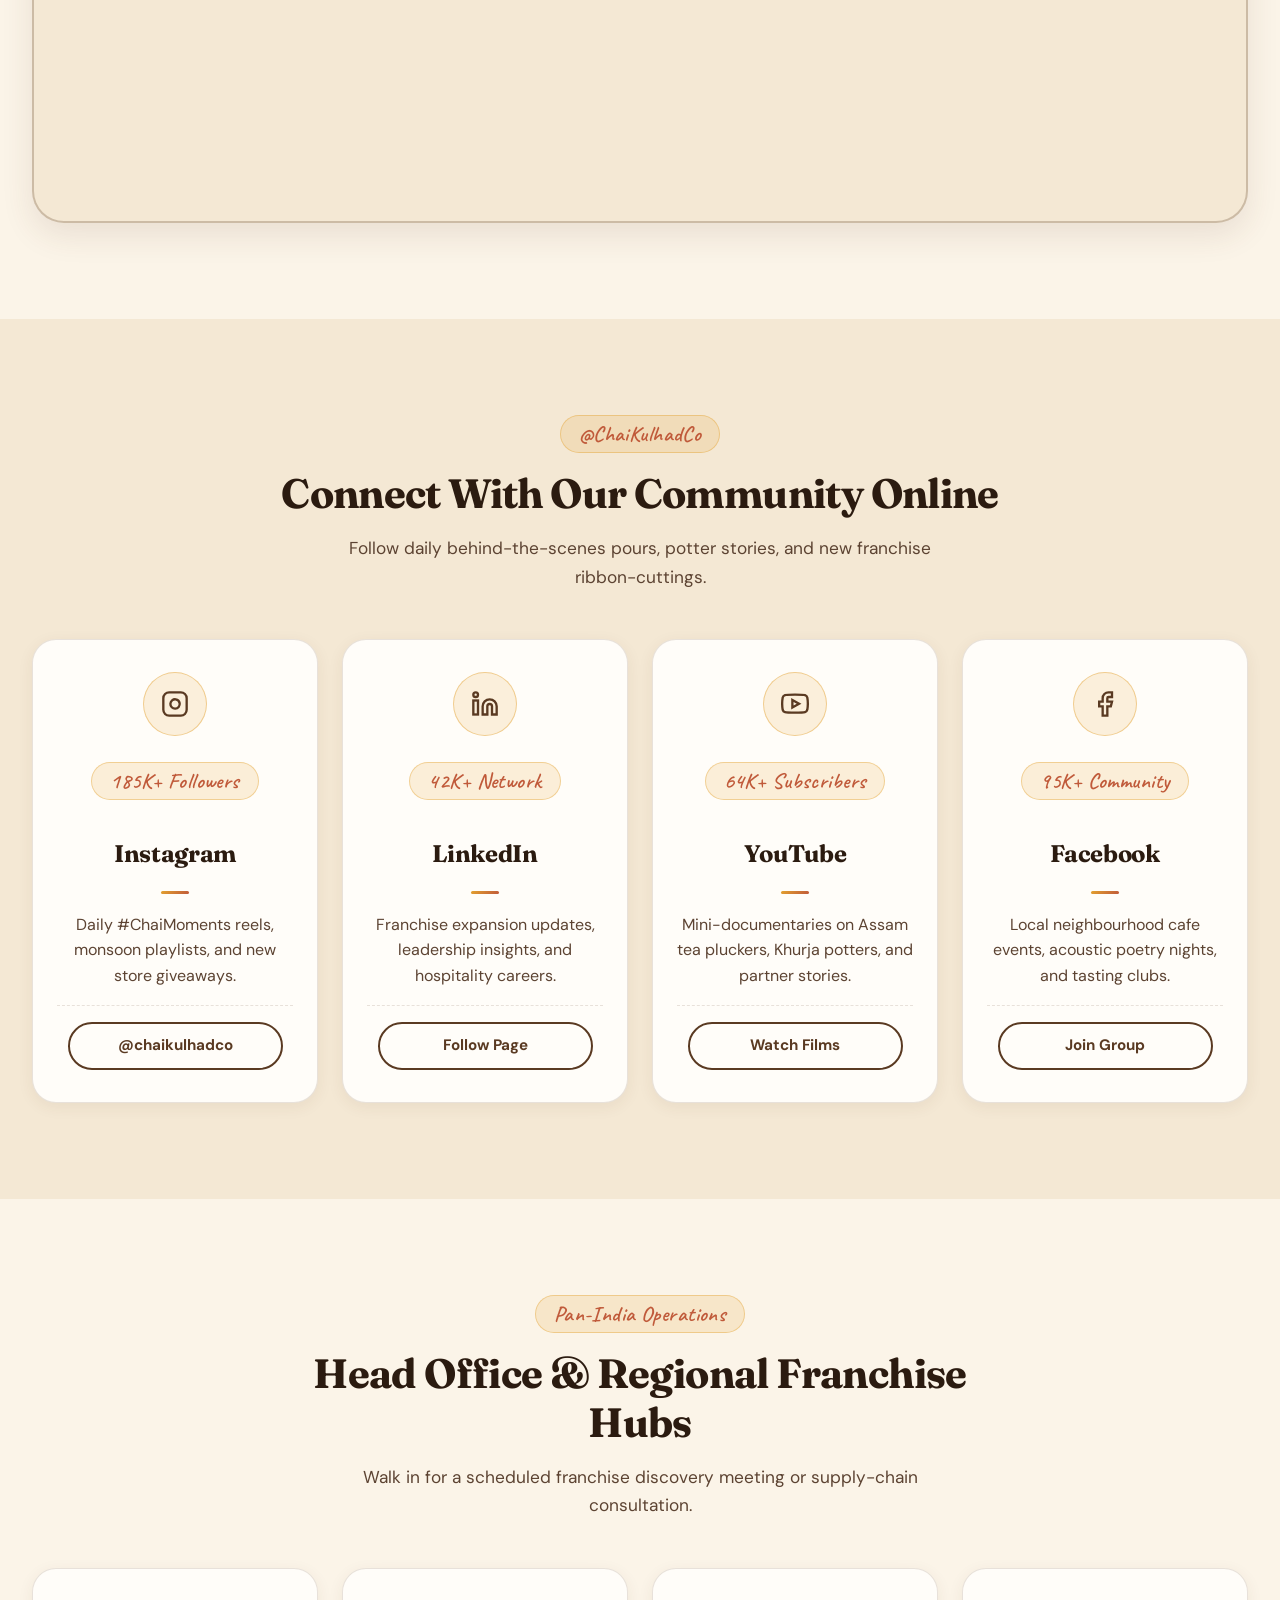
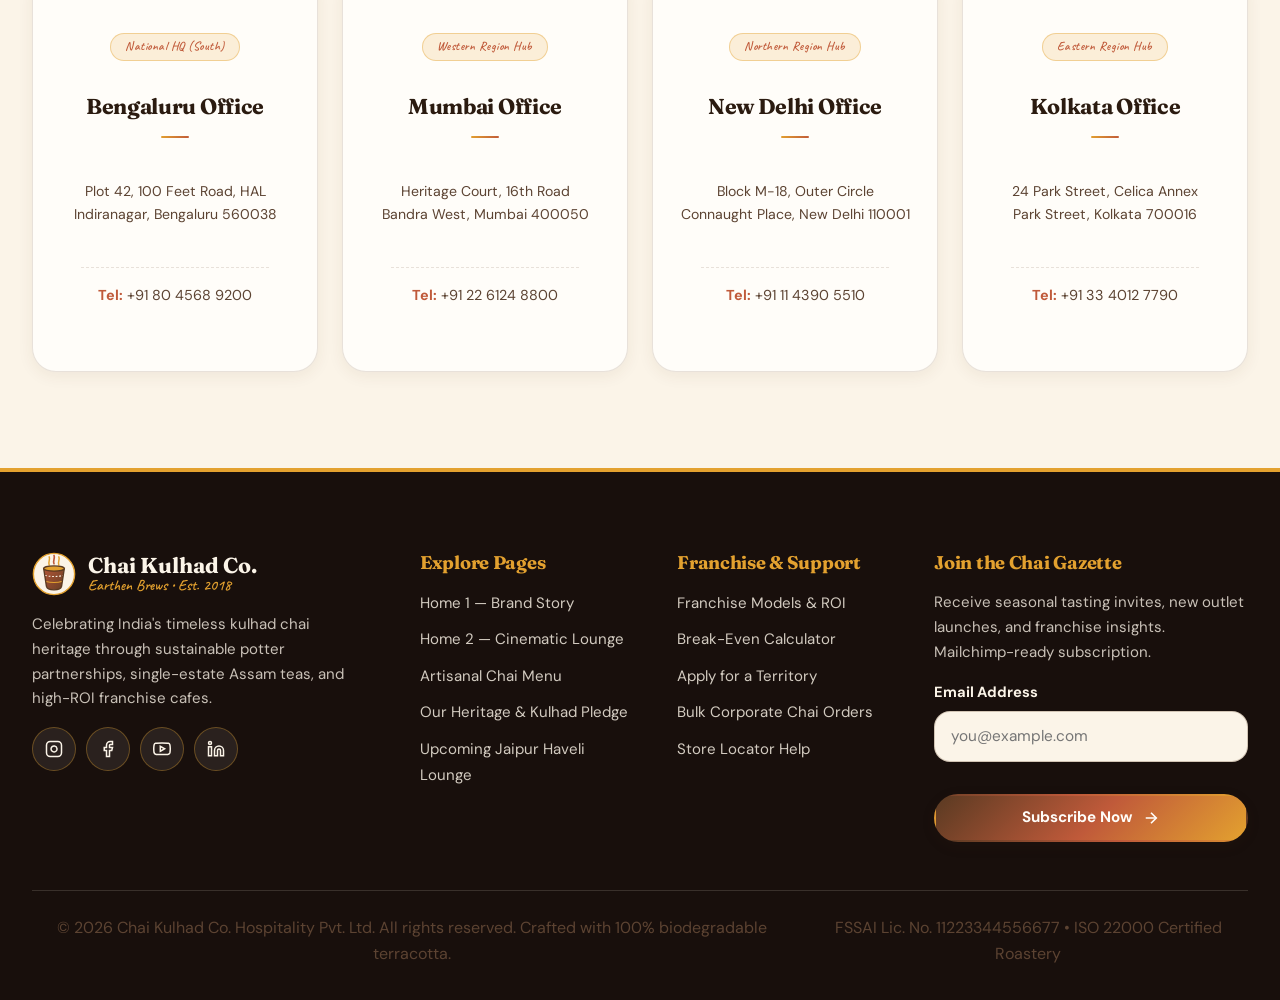
<file: pages/contact.html>
<!DOCTYPE html>
<html lang="en" data-theme="light" dir="ltr">

<head>
  <meta charset="UTF-8">
  <meta name="viewport" content="width=device-width, initial-scale=1.0">
  <!-- Unique SEO Title (<= 60 chars) & Meta Description (150-160 chars) -->
  <title>Contact Us &amp; Franchise Enquiry Form | Chai Kulhad Co.</title>
  <meta name="description"
    content="Get in touch with Chai Kulhad Co. Submit a franchise application, corporate bulk chai order, or general enquiry. Connect with our Bengaluru HQ and hubs.">
  <meta name="keywords"
    content="contact chai kulhad co, tea franchise enquiry form, bulk chai catering india, chai cafe head office">
  <meta name="robots" content="index, follow">
  <link rel="canonical" href="https://chaikulhadco.in/pages/contact.html">

  <meta property="og:type" content="website">
  <meta property="og:title" content="Contact Us &amp; Franchise Enquiry Form | Chai Kulhad Co.">
  <meta property="og:description"
    content="Apply for a Chai Kulhad Co. franchise territory, book bulk corporate chai flasks, or visit our regional experience offices.">
  <meta property="og:url" content="https://chaikulhadco.in/pages/contact.html">
  <meta property="og:image" content="../assets/images/hero/hero-banner-contact.jpg">

  <link rel="icon" type="image/svg+xml" href="../assets/images/icons/favicon.svg">
  <link rel="stylesheet" href="../assets/css/style.css">
  <link rel="stylesheet" href="../assets/css/dark-mode.css">
  <link rel="stylesheet" href="../assets/css/rtl.css">

  <script type="application/ld+json">
  {
    "@context": "https://schema.org",
    "@type": "ContactPage",
    "name": "Contact Chai Kulhad Co.",
    "url": "https://chaikulhadco.in/pages/contact.html"
  }
  </script>
</head>

<body>
  <a href="#main-content" class="skip-link">Skip to main content</a>
  <div id="scroll-progress-bar" class="scroll-progress-bar" aria-hidden="true"></div>

  <div id="custom-cursor" class="custom-cursor" aria-hidden="true"></div>

  <!-- =====================================================================
       STICKY HEADER & NAVIGATION
       ===================================================================== -->
  <header class="site-header">
    <div class="container header-inner">
      <a href="index.html" class="brand-logo" aria-label="Chai Kulhad Co. Home">
        <img src="../assets/images/icons/logo-kulhad.svg" alt="Chai Kulhad Co. Emblem" width="44" height="44">
        <span class="brand-logo-text">
          <span>Chai Kulhad Co.</span>
          <span class="brand-logo-sub">Earthen Brews • Est. 2018</span>
        </span>
      </a>

      <nav class="main-nav" aria-label="Primary Navigation">
        <ul class="nav-list">
          <li class="nav-item has-dropdown">
            <a href="index.html" class="nav-link" data-dropdown-toggle aria-haspopup="true" aria-expanded="false">
              Home
              <svg viewBox="0 0 24 24" width="15" height="15" fill="none" stroke="currentColor" stroke-width="2.2">
                <polyline points="6 9 12 15 18 9" />
              </svg>
            </a>
            <ul class="dropdown-menu" aria-label="Home Page Layouts">
              <li><a href="index.html" class="dropdown-link">Home 1 — Brand Story</a></li>
              <li><a href="home-2.html" class="dropdown-link">Home 2 — Cinematic Lounge</a></li>
            </ul>
          </li>
          <li class="nav-item"><a href="about.html" class="nav-link">About</a></li>
          <li class="nav-item"><a href="menu.html" class="nav-link">Menu</a></li>
          <li class="nav-item"><a href="franchise.html" class="nav-link">Franchise</a></li>
          <li class="nav-item"><a href="contact.html" class="nav-link is-active">Contact</a></li>
        </ul>
      </nav>

      <div class="header-actions">
        <button type="button" class="icon-btn" data-theme-toggle aria-label="Toggle dark or light theme">
          <svg class="icon-moon" viewBox="0 0 24 24" fill="none" stroke="currentColor" stroke-width="2">
            <path d="M21 12.79A9 9 0 1 1 11.21 3 7 7 0 0 0 21 12.79z" />
          </svg>
          <svg class="icon-sun" viewBox="0 0 24 24" fill="none" stroke="currentColor" stroke-width="2"
            style="display:none">
            <circle cx="12" cy="12" r="5" />
            <line x1="12" y1="1" x2="12" y2="3" />
            <line x1="12" y1="21" x2="12" y2="23" />
            <line x1="4.22" y1="4.22" x2="5.64" y2="5.64" />
            <line x1="18.36" y1="18.36" x2="19.78" y2="19.78" />
            <line x1="1" y1="12" x2="3" y2="12" />
            <line x1="21" y1="12" x2="23" y2="12" />
            <line x1="4.22" y1="19.78" x2="5.64" y2="18.36" />
            <line x1="18.36" y1="5.64" x2="19.78" y2="4.22" />
          </svg>
        </button>
        <button type="button" class="icon-btn" data-rtl-toggle aria-label="Toggle RTL layout">RTL</button>
        <a href="franchise.html" class="btn btn-primary header-cta">
          <span>Get a Franchise</span>
          <svg viewBox="0 0 24 24" fill="none" stroke="currentColor" stroke-width="2.2">
            <line x1="7" y1="17" x2="17" y2="7" />
            <polyline points="7 7 17 7 17 17" />
          </svg>
        </a>
        <button type="button" class="icon-btn mobile-menu-toggle" data-mobile-toggle aria-controls="mobile-nav-drawer"
          aria-expanded="false" aria-label="Open navigation menu">
          <svg viewBox="0 0 24 24" fill="none" stroke="currentColor" stroke-width="2.2">
            <line x1="3" y1="6" x2="21" y2="6" />
            <line x1="3" y1="12" x2="21" y2="12" />
            <line x1="3" y1="18" x2="21" y2="18" />
          </svg>
        </button>
      </div>
    </div>

    <div id="mobile-nav-drawer" class="mobile-nav-drawer" aria-label="Mobile Navigation">
      <ul class="mobile-nav-list">
        <li class="mobile-nav-item has-dropdown">
          <a href="index.html" class="mobile-nav-link" data-dropdown-toggle aria-haspopup="true" aria-expanded="false">
            <span>Home</span>
            <svg viewBox="0 0 24 24" width="15" height="15" fill="none" stroke="currentColor" stroke-width="2.2">
              <polyline points="6 9 12 15 18 9" />
            </svg>
          </a>
          <ul class="mobile-dropdown-menu" aria-label="Home Page Layouts">
            <li><a href="index.html" class="mobile-dropdown-link">Home 1 — Brand Story</a></li>
            <li><a href="home-2.html" class="mobile-dropdown-link">Home 2 — Cinematic Lounge</a></li>
          </ul>
        </li>
        <li class="mobile-nav-item"><a href="about.html" class="mobile-nav-link">About</a></li>
        <li class="mobile-nav-item"><a href="menu.html" class="mobile-nav-link">Menu</a></li>
        <li class="mobile-nav-item"><a href="franchise.html" class="mobile-nav-link">Franchise</a></li>
        <li class="mobile-nav-item"><a href="contact.html" class="mobile-nav-link is-active">Contact</a></li>
      </ul>
      <div class="mobile-nav-actions">
        <button type="button" class="icon-btn" data-theme-toggle aria-label="Toggle dark or light theme">
          <svg class="icon-moon" viewBox="0 0 24 24" fill="none" stroke="currentColor" stroke-width="2">
            <path d="M21 12.79A9 9 0 1 1 11.21 3 7 7 0 0 0 21 12.79z" />
          </svg>
          <svg class="icon-sun" viewBox="0 0 24 24" fill="none" stroke="currentColor" stroke-width="2"
            style="display:none">
            <circle cx="12" cy="12" r="5" />
            <line x1="12" y1="1" x2="12" y2="3" />
            <line x1="12" y1="21" x2="12" y2="23" />
            <line x1="4.22" y1="4.22" x2="5.64" y2="5.64" />
            <line x1="18.36" y1="18.36" x2="19.78" y2="19.78" />
            <line x1="1" y1="12" x2="3" y2="12" />
            <line x1="21" y1="12" x2="23" y2="12" />
            <line x1="4.22" y1="19.78" x2="5.64" y2="18.36" />
            <line x1="18.36" y1="5.64" x2="19.78" y2="4.22" />
          </svg>
        </button>
        <button type="button" class="icon-btn" data-rtl-toggle aria-label="Toggle RTL layout">RTL</button>
      </div>
      <a href="franchise.html" class="btn btn-primary">
        <span>Get a Franchise</span>
        <svg viewBox="0 0 24 24" fill="none" stroke="currentColor" stroke-width="2.2">
          <line x1="7" y1="17" x2="17" y2="7" />
          <polyline points="7 7 17 7 17 17" />
        </svg>
      </a>
    </div>
  </header>

  <main id="main-content">
    <!-- ===================================================================
         SECTION 1.6.1: COMPACT PAGE BANNER
         =================================================================== -->
    <section class="page-banner page-banner-contact" aria-labelledby="contact-banner-heading">
      <div class="container">
        <nav class="breadcrumb" aria-label="Breadcrumb">
          <a href="index.html">Home</a>
          <span aria-hidden="true">/</span>
          <span aria-current="page">Contact &amp; Enquiry</span>
        </nav>
        <span class="section-tag">Warm Baithak Seating • Tasting Appointments</span>
        <h1 id="contact-banner-heading">Pull Up a Chair: Let's Connect Over a Freshly Poured Kulhad</h1>
        <p>Our lounge tables and tasting bars are always open. Whether you are locking in a new franchise territory, booking bulk corporate flask delivery, or visiting our roasting HQ—our team responds within 4 business hours.</p>
      </div>
    </section>

    <!-- ===================================================================
         SECTION 1.6.2: ENQUIRY FORM (FORMSPREE & NETLIFY COMPATIBLE)
         =================================================================== -->
    <section id="enquiry-form" class="section" aria-labelledby="form-section-heading">
      <div class="container">
        <div class="section-header">
          <span class="section-tag">Direct Desk</span>
          <h2 id="form-section-heading">Send Us an Enquiry</h2>
          <p>Select "Franchise Opportunity" below to unlock territory and investment budget options.</p>
        </div>

        <div class="tilt-card" style="max-width:860px;margin:0 auto;">
          <!-- TODO: Replace Formspree endpoint ID with your production Formspree or Netlify form handler -->
          <form name="chai-kulhad-enquiry" action="https://formspree.io/f/placeholder_form_id" method="POST"
            data-netlify="true" data-validate-form
            data-success-msg="Dhanyawad! Your enquiry has been logged with our desk. A regional manager will call you within 4 business hours."
            style="width:100%;" novalidate>
            <input type="hidden" name="form-name" value="chai-kulhad-enquiry">

            <div class="form-grid form-grid-2">
              <div class="form-field">
                <label for="enquiry-type" class="form-label">Enquiry Type *</label>
                <select id="enquiry-type" name="enquiry_type" class="form-select" required>
                  <option value="franchise" selected>Franchise Opportunity</option>
                  <option value="general">General Enquiry</option>
                  <option value="bulk">Corporate / Event Bulk Order</option>
                  <option value="feedback">Cafe Guest Feedback</option>
                </select>
                <span class="field-error" aria-live="polite"></span>
              </div>

              <div class="form-field">
                <label for="contact-name" class="form-label">Full Name *</label>
                <input type="text" id="contact-name" name="full_name" class="form-input" placeholder="e.g. Aarav Sharma"
                  required>
                <span class="field-error" aria-live="polite"></span>
              </div>

              <div class="form-field">
                <label for="contact-email" class="form-label">Email Address *</label>
                <input type="email" id="contact-email" name="email" class="form-input" placeholder="aarav@company.in"
                  required>
                <span class="field-error" aria-live="polite"></span>
              </div>

              <div class="form-field">
                <label for="contact-phone" class="form-label">Phone / WhatsApp Number *</label>
                <input type="tel" id="contact-phone" name="phone" class="form-input" placeholder="+91 98765 43210"
                  required>
                <span class="field-error" aria-live="polite"></span>
              </div>

              <div class="form-field">
                <label for="contact-city" class="form-label">Target City &amp; State *</label>
                <input type="text" id="contact-city" name="city" class="form-input"
                  placeholder="e.g. Indiranagar, Bengaluru" required>
                <span class="field-error" aria-live="polite"></span>
              </div>

              <!-- Shown dynamically only when Enquiry Type === 'franchise' -->
              <div id="budget-field-wrap" class="form-field">
                <label for="contact-budget" class="form-label">Investment Budget Range (INR) *</label>
                <select id="contact-budget" name="investment_budget" class="form-select" required>
                  <option value="">Select Investment Range</option>
                  <option value="8.5L-12L">₹8.5 Lakhs – ₹12 Lakhs (Express Kiosk)</option>
                  <option value="15L-20L">₹15 Lakhs – ₹20 Lakhs (Signature Cafe)</option>
                  <option value="25L-35L">₹25 Lakhs – ₹35 Lakhs (Premium Lounge)</option>
                  <option value="50L+">₹50 Lakhs+ (Master Territory / Multi-Unit)</option>
                </select>
                <span class="field-error" aria-live="polite"></span>
              </div>
            </div>

            <div class="form-field" style="margin-top:16px;">
              <label for="contact-message" class="form-label">Your Message / Property Details *</label>
              <textarea id="contact-message" name="message" class="form-textarea"
                placeholder="Tell us about your preferred location, commercial property availability, or event requirements..."
                required></textarea>
              <span class="field-error" aria-live="polite"></span>
            </div>

            <div class="btn-group" style="margin-top:20px;">
              <button type="submit" class="btn btn-primary">
                <span>Submit Enquiry</span>
                <svg viewBox="0 0 24 24" fill="none" stroke="currentColor" stroke-width="2.2">
                  <line x1="5" y1="12" x2="19" y2="12" />
                  <polyline points="12 5 19 12 12 19" />
                </svg>
              </button>
            </div>

            <div class="form-status-box" role="status" aria-live="polite"></div>
          </form>
        </div>
      </div>
    </section>

    <!-- ===================================================================
         SECTION 1.6.3: CONTACT INFO CARDS (CENTERED ICON & TEXT)
         =================================================================== -->
    <section class="section section-alt" aria-labelledby="info-cards-heading">
      <div class="container">
        <div class="section-header">
          <span class="section-tag">Reach Us Directly</span>
          <h2 id="info-cards-heading">Quick Contact Channels</h2>
          <p>Our hospitality and franchise teams are available seven days a week.</p>
        </div>

        <div class="grid-4">
          <article class="tilt-card">
            <div class="card-body">
              <div class="card-icon">
                <svg viewBox="0 0 24 24" fill="none" stroke="currentColor" stroke-width="2">
                  <path d="M20 10c0 6-8 12-8 12s-8-6-8-12a8 8 0 0 1 16 0Z" />
                  <circle cx="12" cy="10" r="3" />
                </svg>
              </div>
              <span class="card-tag">Flagship Roastery</span>
              <h3>Registered HQ</h3>
              <p>Plot 42, 100 Feet Road, HAL 2nd Stage, Indiranagar, Bengaluru, KA 560038</p>
            </div>
          </article>

          <article class="tilt-card">
            <div class="card-body">
              <div class="card-icon">
                <svg viewBox="0 0 24 24" fill="none" stroke="currentColor" stroke-width="2">
                  <path
                    d="M22 16.92v3a2 2 0 0 1-2.18 2 19.79 19.79 0 0 1-8.63-3.07 19.5 19.5 0 0 1-6-6 19.79 19.79 0 0 1-3.07-8.67A2 2 0 0 1 4.11 2h3a2 2 0 0 1 2 1.72 12.84 12.84 0 0 0 .7 2.81 2 2 0 0 1-.45 2.11L8.09 9.91a16 16 0 0 0 6 6l1.27-1.27a2 2 0 0 1 2.11-.45 12.84 12.84 0 0 0 2.81.7A2 2 0 0 1 22 16.92z" />
                </svg>
              </div>
              <span class="card-tag">Direct Hotlines</span>
              <h3>Phone &amp; WhatsApp</h3>
              <p>Franchise Desk: +91 80 4568 9200<br>Guest Care: +91 98450 77210</p>
            </div>
          </article>

          <article class="tilt-card">
            <div class="card-body">
              <div class="card-icon">
                <svg viewBox="0 0 24 24" fill="none" stroke="currentColor" stroke-width="2">
                  <rect width="20" height="16" x="2" y="4" rx="2" />
                  <path d="m22 7-8.97 5.7a1.94 1.94 0 0 1-2.06 0L2 7" />
                </svg>
              </div>
              <span class="card-tag">Official Mailboxes</span>
              <h3>Email Support</h3>
              <p>partner@chaikulhadco.in<br>namaste@chaikulhadco.in</p>
            </div>
          </article>

          <article class="tilt-card">
            <div class="card-body">
              <div class="card-icon">
                <svg viewBox="0 0 24 24" fill="none" stroke="currentColor" stroke-width="2">
                  <circle cx="12" cy="12" r="10" />
                  <polyline points="12 6 12 12 16 14" />
                </svg>
              </div>
              <span class="card-tag">Operating Hours</span>
              <h3>Working Hours</h3>
              <p>Cafes: 7:00 AM – 11:30 PM Daily<br>Corp HQ: Mon–Sat, 9:30 AM – 6:30 PM</p>
            </div>
          </article>
        </div>
      </div>
    </section>

    <!-- ===================================================================
         SECTION 1.6.4: INTERACTIVE GOOGLE MAPS EMBED & EXPERIENCE CENTERS
         =================================================================== -->
    <section class="section" aria-labelledby="map-heading">
      <div class="container">
        <div class="section-header">
          <span class="section-tag">Interactive Location Pin</span>
          <h2 id="map-heading">Visit Our Experience Centers</h2>
          <p>Switch between our three major tasting hubs below to explore our lounges and get direct directions.</p>
        </div>

        <div class="map-controls-bar">
          <div class="option-pills" role="group" aria-label="Switch Map City">
            <button type="button" class="option-pill is-selected" data-map-city="bengaluru">Bengaluru HQ</button>
            <button type="button" class="option-pill" data-map-city="mumbai">Mumbai Hub</button>
            <button type="button" class="option-pill" data-map-city="delhi">New Delhi Hub</button>
          </div>

          <div class="map-active-info">
            <div class="map-info-text">
              <h3 id="map-active-title">Bengaluru Flagship Roastery &amp; Franchise HQ</h3>
              <p id="map-active-address">Plot 42, 100 Feet Road, HAL 2nd Stage, Indiranagar, Bengaluru, Karnataka 560038
              </p>
            </div>
            <a id="map-directions-link" href="https://maps.google.com/?q=Plot+42+100+Feet+Road+Indiranagar+Bengaluru"
              target="_blank" rel="noopener noreferrer" class="btn btn-primary map-directions-btn">
              <span>Get Directions</span>
              <svg viewBox="0 0 24 24" width="16" height="16" fill="none" stroke="currentColor" stroke-width="2.2">
                <path d="M18 13v6a2 2 0 0 1-2 2H5a2 2 0 0 1-2-2V8a2 2 0 0 1 2-2h6" />
                <polyline points="15 3 21 3 21 9" />
                <line x1="10" y1="14" x2="21" y2="3" />
              </svg>
            </a>
          </div>
        </div>

        <div class="map-embed-shell" role="region" aria-label="Interactive Map Location">
          <iframe id="contact-map-iframe"
            src="https://maps.google.com/maps?q=Plot+42,+100+Feet+Road,+HAL+2nd+Stage,+Indiranagar,+Bengaluru,+Karnataka+560038&amp;t=&amp;z=15&amp;ie=UTF8&amp;iwloc=&amp;output=embed"
            width="100%" height="460" style="border:0;width:100%;height:460px;display:block;" allowfullscreen=""
            loading="lazy" referrerpolicy="no-referrer-when-downgrade" title="Chai Kulhad Co. Bengaluru Map">
          </iframe>
        </div>
      </div>
    </section>

    <!-- ===================================================================
         SECTION 1.6.5: SOCIAL LINKS SHOWCASE
         =================================================================== -->
    <section class="section section-alt" aria-labelledby="social-showcase-heading">
      <div class="container">
        <div class="section-header">
          <span class="section-tag">@ChaiKulhadCo</span>
          <h2 id="social-showcase-heading">Connect With Our Community Online</h2>
          <p>Follow daily behind-the-scenes pours, potter stories, and new franchise ribbon-cuttings.</p>
        </div>

        <div class="grid-4">
          <article class="tilt-card">
            <div class="card-body">
              <div class="card-icon">
                <svg viewBox="0 0 24 24" fill="none" stroke="currentColor" stroke-width="2">
                  <rect x="2" y="2" width="20" height="20" rx="5" />
                  <path d="M16 11.37A4 4 0 1 1 12.63 8 4 4 0 0 1 16 11.37z" />
                </svg>
              </div>
              <span class="card-tag">185K+ Followers</span>
              <h3>Instagram</h3>
              <p>Daily #ChaiMoments reels, monsoon playlists, and new store giveaways.</p>
            </div>
            <div class="card-footer">
              <a href="https://instagram.com" class="btn btn-outline" rel="noopener"><span>@chaikulhadco</span></a>
            </div>
          </article>

          <article class="tilt-card">
            <div class="card-body">
              <div class="card-icon">
                <svg viewBox="0 0 24 24" fill="none" stroke="currentColor" stroke-width="2">
                  <path d="M16 8a6 6 0 0 1 6 6v7h-4v-7a2 2 0 0 0-2-2 2 2 0 0 0-2 2v7h-4v-7a6 6 0 0 1 6-6z" />
                  <rect x="2" y="9" width="4" height="12" />
                  <circle cx="4" cy="4" r="2" />
                </svg>
              </div>
              <span class="card-tag">42K+ Network</span>
              <h3>LinkedIn</h3>
              <p>Franchise expansion updates, leadership insights, and hospitality careers.</p>
            </div>
            <div class="card-footer">
              <a href="https://linkedin.com" class="btn btn-outline" rel="noopener"><span>Follow Page</span></a>
            </div>
          </article>

          <article class="tilt-card">
            <div class="card-body">
              <div class="card-icon">
                <svg viewBox="0 0 24 24" fill="none" stroke="currentColor" stroke-width="2">
                  <path
                    d="M22.54 6.42a2.78 2.78 0 0 0-1.94-2C18.88 4 12 4 12 4s-6.88 0-8.6.46a2.78 2.78 0 0 0-1.94 2A29 29 0 0 0 1 11.75a29 29 0 0 0 .46 5.33A2.78 2.78 0 0 0 3.4 19c1.72.46 8.6.46 8.6.46s6.88 0 8.6-.46a2.78 2.78 0 0 0 1.94-2 29 29 0 0 0 .46-5.25 29 29 0 0 0-.46-5.33z" />
                  <polygon points="9.75 15.02 15.5 11.75 9.75 8.48 9.75 15.02" />
                </svg>
              </div>
              <span class="card-tag">64K+ Subscribers</span>
              <h3>YouTube</h3>
              <p>Mini-documentaries on Assam tea pluckers, Khurja potters, and partner stories.</p>
            </div>
            <div class="card-footer">
              <a href="https://youtube.com" class="btn btn-outline" rel="noopener"><span>Watch Films</span></a>
            </div>
          </article>

          <article class="tilt-card">
            <div class="card-body">
              <div class="card-icon">
                <svg viewBox="0 0 24 24" fill="none" stroke="currentColor" stroke-width="2">
                  <path d="M18 2h-3a5 5 0 0 0-5 5v3H7v4h3v8h4v-8h3l1-4h-4V7a1 1 0 0 1 1-1h3z" />
                </svg>
              </div>
              <span class="card-tag">95K+ Community</span>
              <h3>Facebook</h3>
              <p>Local neighbourhood cafe events, acoustic poetry nights, and tasting clubs.</p>
            </div>
            <div class="card-footer">
              <a href="https://facebook.com" class="btn btn-outline" rel="noopener"><span>Join Group</span></a>
            </div>
          </article>
        </div>
      </div>
    </section>

    <!-- ===================================================================
         SECTION 1.6.6: HEAD OFFICE & REGIONAL OFFICES LIST
         =================================================================== -->
    <section class="section" aria-labelledby="offices-heading">
      <div class="container">
        <div class="section-header">
          <span class="section-tag">Pan-India Operations</span>
          <h2 id="offices-heading">Head Office &amp; Regional Franchise Hubs</h2>
          <p>Walk in for a scheduled franchise discovery meeting or supply-chain consultation.</p>
        </div>

        <div class="grid-4">
          <article class="tilt-card office-card">
            <div class="card-body">
              <span class="card-tag">National HQ (South)</span>
              <h3>Bengaluru Office</h3>
              <p class="office-address">
                <span>Plot 42, 100 Feet Road, HAL</span>
                <span>Indiranagar, Bengaluru 560038</span>
              </p>
              <p class="office-tel"><strong>Tel:</strong> +91 80 4568 9200</p>
            </div>
          </article>

          <article class="tilt-card office-card">
            <div class="card-body">
              <span class="card-tag">Western Region Hub</span>
              <h3>Mumbai Office</h3>
              <p class="office-address">
                <span>Heritage Court, 16th Road</span>
                <span>Bandra West, Mumbai 400050</span>
              </p>
              <p class="office-tel"><strong>Tel:</strong> +91 22 6124 8800</p>
            </div>
          </article>

          <article class="tilt-card office-card">
            <div class="card-body">
              <span class="card-tag">Northern Region Hub</span>
              <h3>New Delhi Office</h3>
              <p class="office-address">
                <span>Block M-18, Outer Circle</span>
                <span>Connaught Place, New Delhi 110001</span>
              </p>
              <p class="office-tel"><strong>Tel:</strong> +91 11 4390 5510</p>
            </div>
          </article>

          <article class="tilt-card office-card">
            <div class="card-body">
              <span class="card-tag">Eastern Region Hub</span>
              <h3>Kolkata Office</h3>
              <p class="office-address">
                <span>24 Park Street, Celica Annex</span>
                <span>Park Street, Kolkata 700016</span>
              </p>
              <p class="office-tel"><strong>Tel:</strong> +91 33 4012 7790</p>
            </div>
          </article>
        </div>
      </div>
    </section>
  </main>

  <!-- =====================================================================
       DISTINCT ROASTED-TEA FOOTER
       ===================================================================== -->
  <footer class="site-footer">
    <div class="container">
      <div class="footer-top-grid">
        <div class="footer-col">
          <a href="index.html" class="brand-logo" style="color:#FBF4E8;">
            <img src="../assets/images/icons/logo-kulhad.svg" alt="Chai Kulhad Co. Logo" width="44" height="44">
            <span class="brand-logo-text">
              <span>Chai Kulhad Co.</span>
              <span class="brand-logo-sub" style="color:#E3A12F;">Earthen Brews • Est. 2018</span>
            </span>
          </a>
          <p>Celebrating India's timeless kulhad chai heritage through sustainable potter partnerships, single-estate
            Assam teas, and high-ROI franchise cafes.</p>
          <div class="social-row" aria-label="Social Media Links">
            <a href="https://instagram.com" class="social-icon-link" aria-label="Follow us on Instagram" rel="noopener">
              <svg viewBox="0 0 24 24" fill="none" stroke="currentColor" stroke-width="2">
                <rect x="2" y="2" width="20" height="20" rx="5" />
                <path d="M16 11.37A4 4 0 1 1 12.63 8 4 4 0 0 1 16 11.37z" />
                <line x1="17.5" y1="6.5" x2="17.51" y2="6.5" />
              </svg>
            </a>
            <a href="https://facebook.com" class="social-icon-link" aria-label="Follow us on Facebook" rel="noopener">
              <svg viewBox="0 0 24 24" fill="none" stroke="currentColor" stroke-width="2">
                <path d="M18 2h-3a5 5 0 0 0-5 5v3H7v4h3v8h4v-8h3l1-4h-4V7a1 1 0 0 1 1-1h3z" />
              </svg>
            </a>
            <a href="https://youtube.com" class="social-icon-link" aria-label="Subscribe on YouTube" rel="noopener">
              <svg viewBox="0 0 24 24" fill="none" stroke="currentColor" stroke-width="2">
                <path
                  d="M22.54 6.42a2.78 2.78 0 0 0-1.94-2C18.88 4 12 4 12 4s-6.88 0-8.6.46a2.78 2.78 0 0 0-1.94 2A29 29 0 0 0 1 11.75a29 29 0 0 0 .46 5.33A2.78 2.78 0 0 0 3.4 19c1.72.46 8.6.46 8.6.46s6.88 0 8.6-.46a2.78 2.78 0 0 0 1.94-2 29 29 0 0 0 .46-5.25 29 29 0 0 0-.46-5.33z" />
                <polygon points="9.75 15.02 15.5 11.75 9.75 8.48 9.75 15.02" />
              </svg>
            </a>
            <a href="https://linkedin.com" class="social-icon-link" aria-label="Connect on LinkedIn" rel="noopener">
              <svg viewBox="0 0 24 24" fill="none" stroke="currentColor" stroke-width="2">
                <path d="M16 8a6 6 0 0 1 6 6v7h-4v-7a2 2 0 0 0-2-2 2 2 0 0 0-2 2v7h-4v-7a6 6 0 0 1 6-6z" />
                <rect x="2" y="9" width="4" height="12" />
                <circle cx="4" cy="4" r="2" />
              </svg>
            </a>
          </div>
        </div>

        <div class="footer-col">
          <h3>Explore Pages</h3>
          <ul class="footer-links">
            <li><a href="index.html">Home 1 — Brand Story</a></li>
            <li><a href="home-2.html">Home 2 — Cinematic Lounge</a></li>
            <li><a href="menu.html">Artisanal Chai Menu</a></li>
            <li><a href="about.html">Our Heritage &amp; Kulhad Pledge</a></li>
            <li><a href="coming-soon.html">Upcoming Jaipur Haveli Lounge</a></li>
          </ul>
        </div>

        <div class="footer-col">
          <h3>Franchise &amp; Support</h3>
          <ul class="footer-links">
            <li><a href="franchise.html">Franchise Models &amp; ROI</a></li>
            <li><a href="franchise.html#roi-calculator">Break-Even Calculator</a></li>
            <li><a href="contact.html?type=franchise#enquiry-form">Apply for a Territory</a></li>
            <li><a href="contact.html">Bulk Corporate Chai Orders</a></li>
            <li><a href="404.html">Store Locator Help</a></li>
          </ul>
        </div>

        <div class="footer-col">
          <h3>Join the Chai Gazette</h3>
          <p>Receive seasonal tasting invites, new outlet launches, and franchise insights. Mailchimp-ready
            subscription.</p>
          <form action="https://chaikulhadco.us21.list-manage.com/subscribe/post" method="post" data-validate-form
            data-success-msg="Welcome to the Chai Gazette! Check your inbox for a free Kulhad voucher." novalidate>
            <div class="form-field">
              <label for="footer-email-contact" class="form-label" style="color:#FBF4E8;">Email Address</label>
              <input type="email" id="footer-email-contact" name="EMAIL" class="form-input"
                placeholder="you@example.com" required>
              <span class="field-error" aria-live="polite"></span>
            </div>
            <button type="submit" class="btn btn-primary" style="margin-top:8px;width:100%;">
              <span>Subscribe Now</span>
              <svg viewBox="0 0 24 24" fill="none" stroke="currentColor" stroke-width="2.2">
                <line x1="5" y1="12" x2="19" y2="12" />
                <polyline points="12 5 19 12 12 19" />
              </svg>
            </button>
            <div class="form-status-box" role="status" aria-live="polite"></div>
          </form>
        </div>
      </div>

      <div class="footer-bottom">
        <p>&copy; 2026 Chai Kulhad Co. Hospitality Pvt. Ltd. All rights reserved. Crafted with 100% biodegradable
          terracotta.</p>
        <p>FSSAI Lic. No. 11223344556677 • ISO 22000 Certified Roastery</p>
      </div>
    </div>
  </footer>

  <!-- Floating Widgets: Scroll Up & WhatsApp Enquiry -->
  <div class="floating-widgets">
    <button type="button" id="back-to-top" class="back-to-top" aria-label="Scroll to top" title="Scroll to top">
      <svg viewBox="0 0 24 24" width="22" height="22" fill="none" stroke="currentColor" stroke-width="2.5"
        stroke-linecap="round" stroke-linejoin="round">
        <path d="M12 19V5M5 12l7-7 7 7" />
      </svg>
    </button>
    <a href="https://wa.me/918045689200?text=Hi%20Chai%20Kulhad%20Co.%2C%20I%20would%20like%20to%20enquire%20about%20a%20franchise."
      class="floating-whatsapp" aria-label="Chat on WhatsApp for Franchise Enquiry" title="Chat on WhatsApp"
      rel="noopener">
      <svg viewBox="0 0 24 24" fill="none" stroke="currentColor" stroke-width="2">
        <path
          d="M21 11.5a8.38 8.38 0 0 1-.9 3.8 8.5 8.5 0 0 1-7.6 4.7 8.38 8.38 0 0 1-3.8-.9L3 21l1.9-5.7a8.38 8.38 0 0 1-.9-3.8 8.5 8.5 0 0 1 4.7-7.6 8.38 8.38 0 0 1 3.8-.9h.5a8.48 8.48 0 0 1 8 8v.5z" />
      </svg>
    </a>
  </div>

  <script src="../assets/js/plugins/tilt.js"></script>
  <script src="../assets/js/plugins/counters.js"></script>
  <script src="../assets/js/plugins/slider.js"></script>
  <script src="../assets/js/main.js"></script>
</body>

</html>
</file>
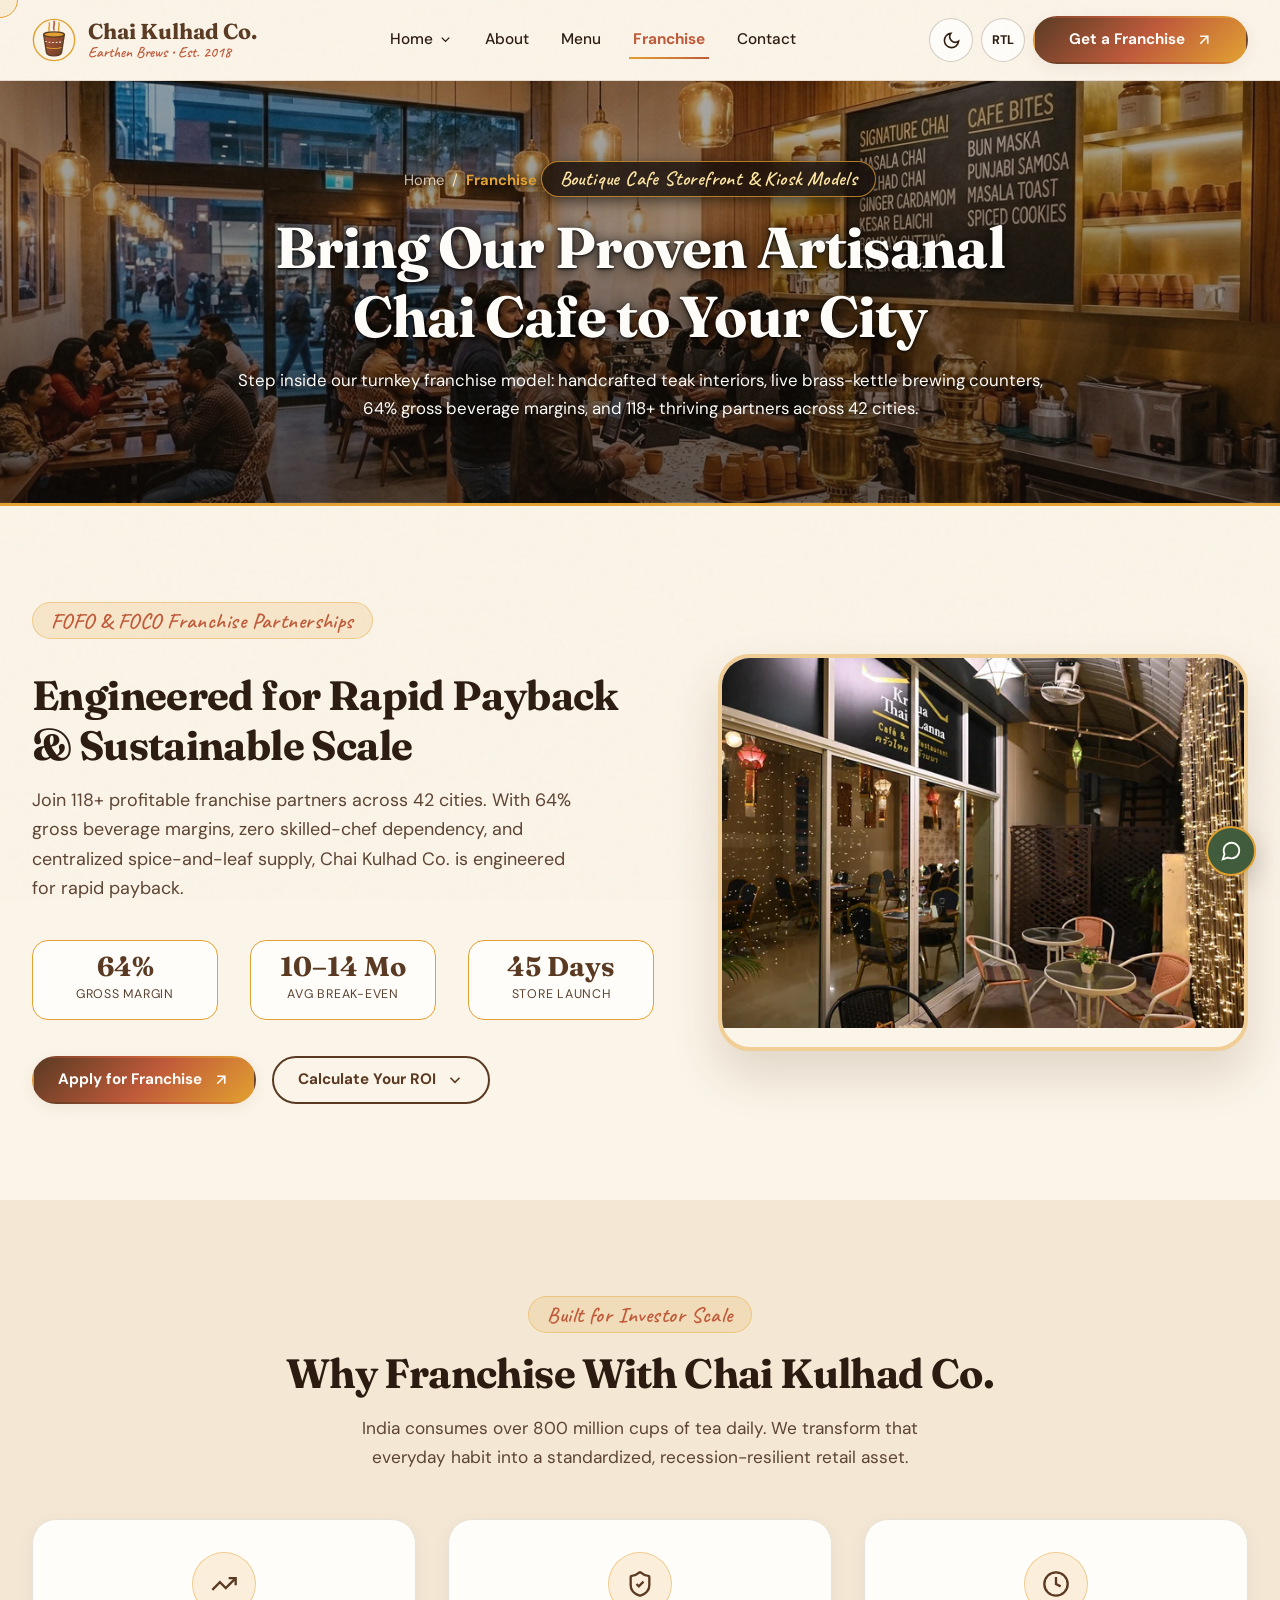
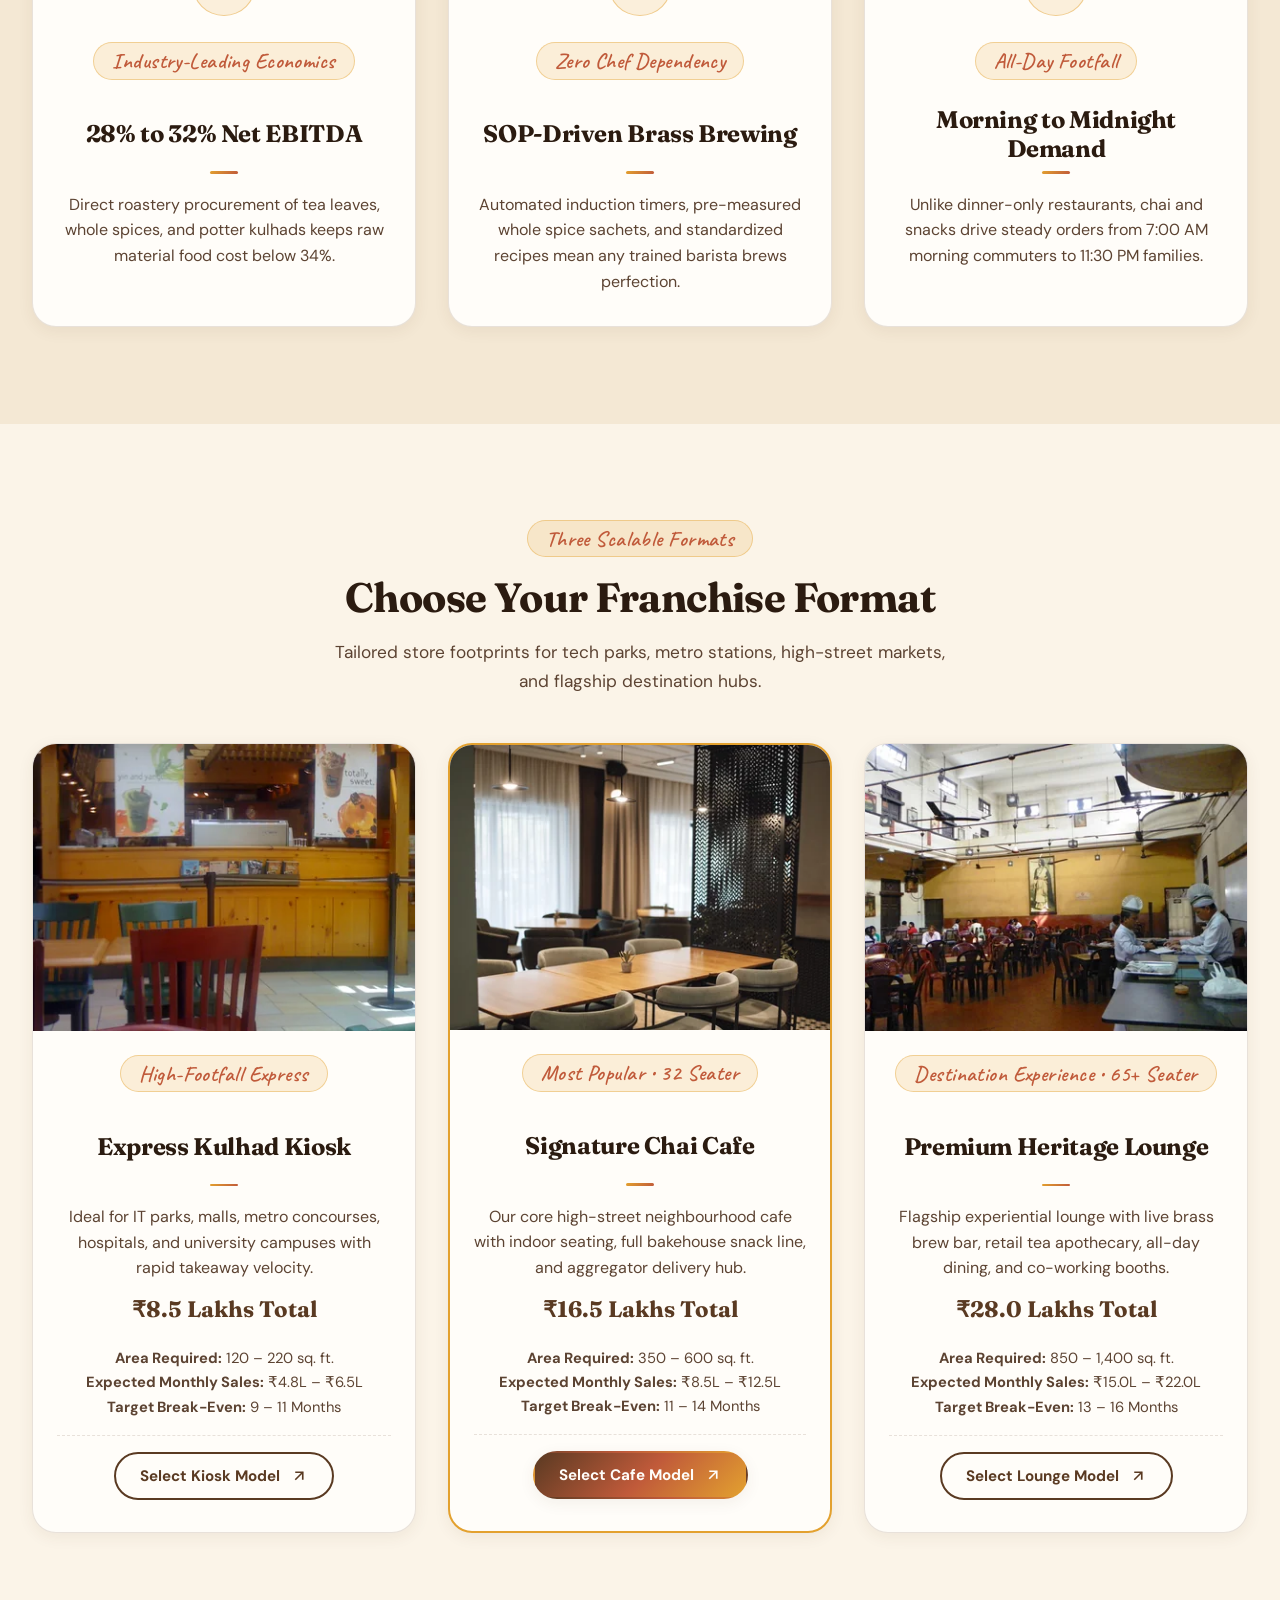
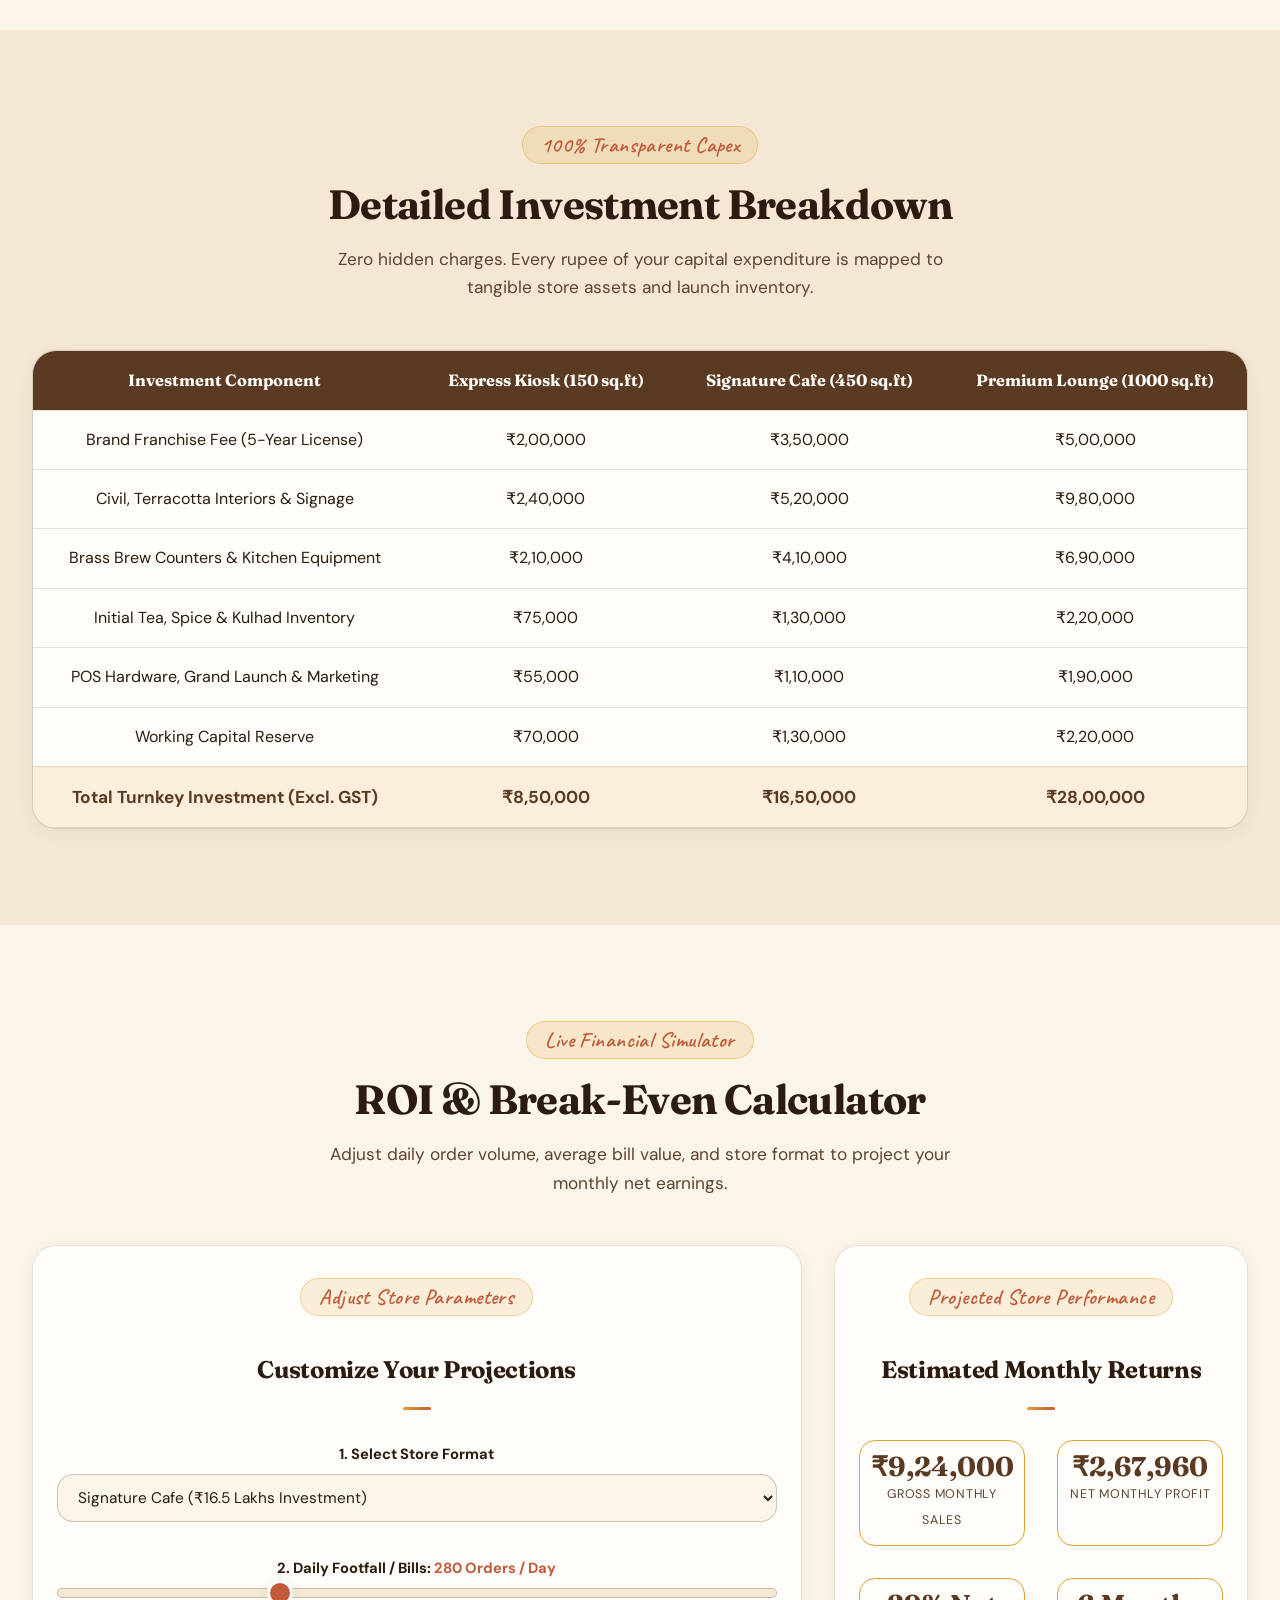
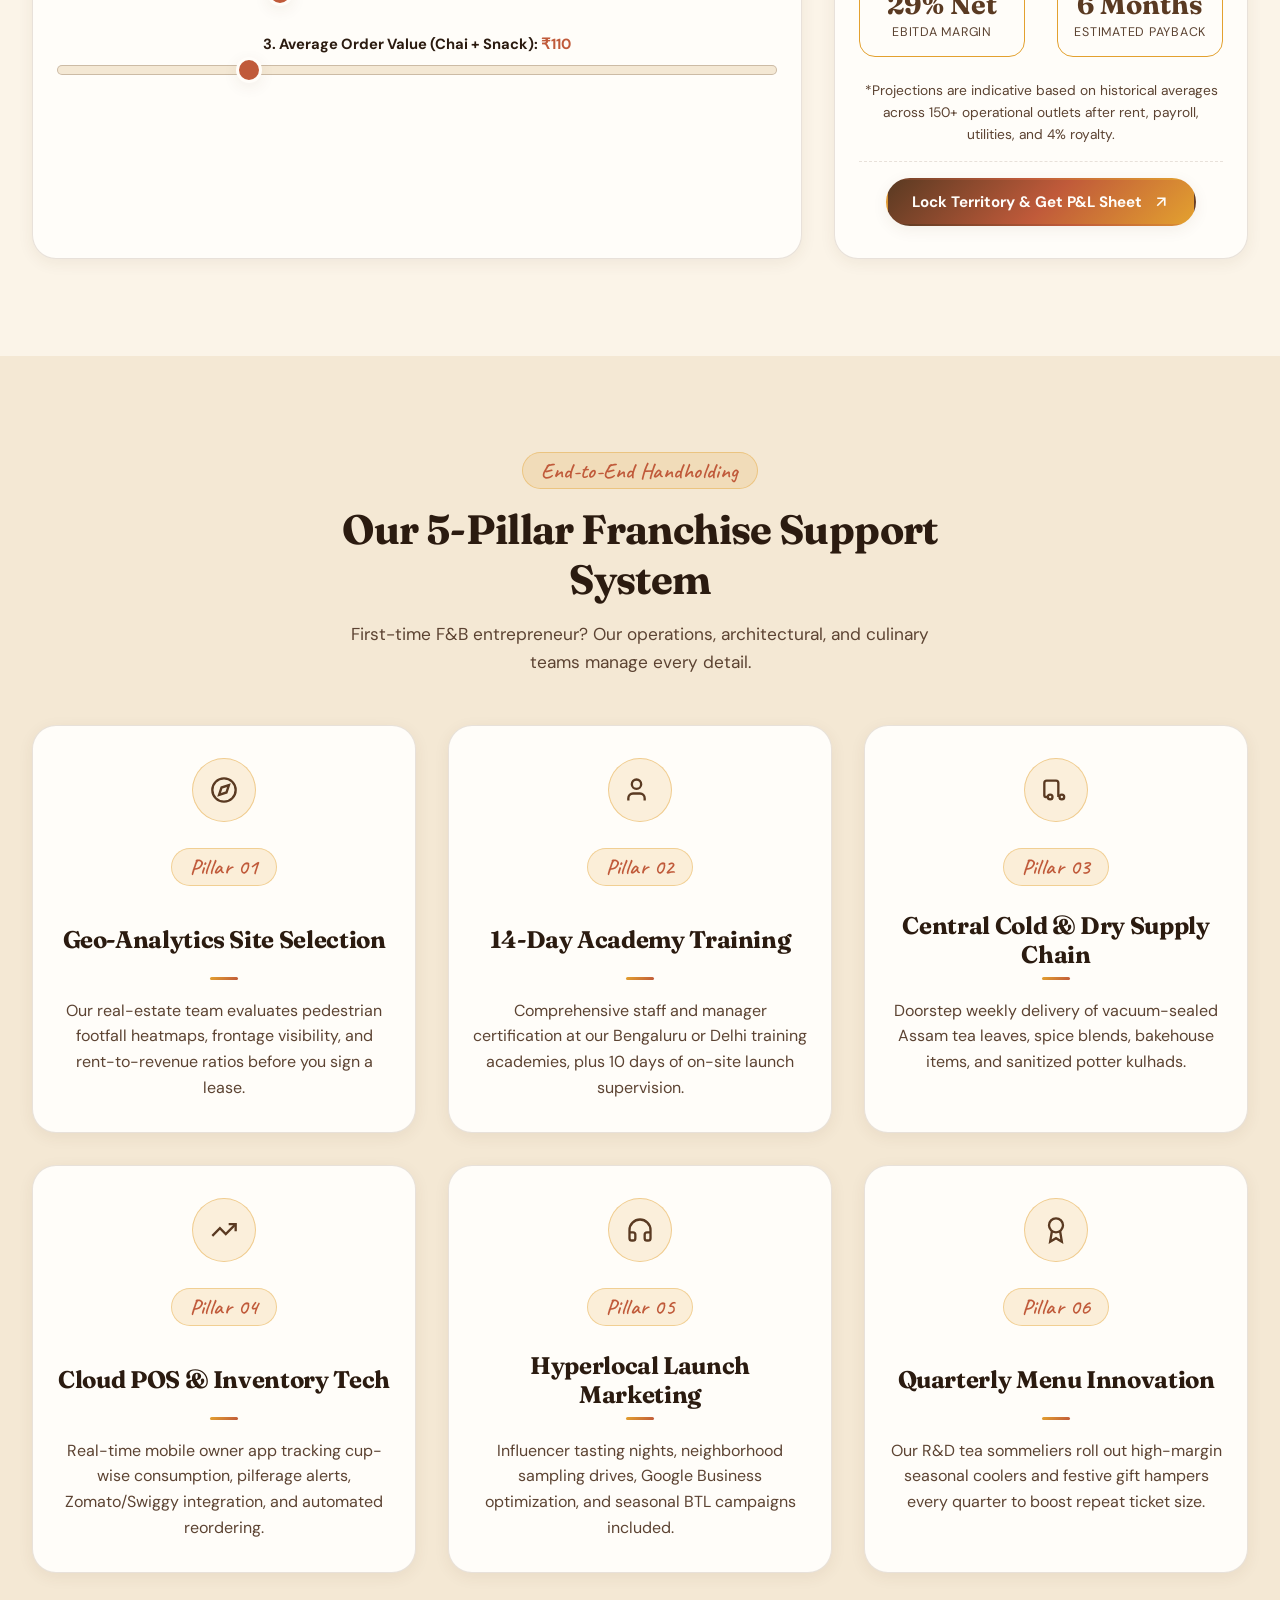
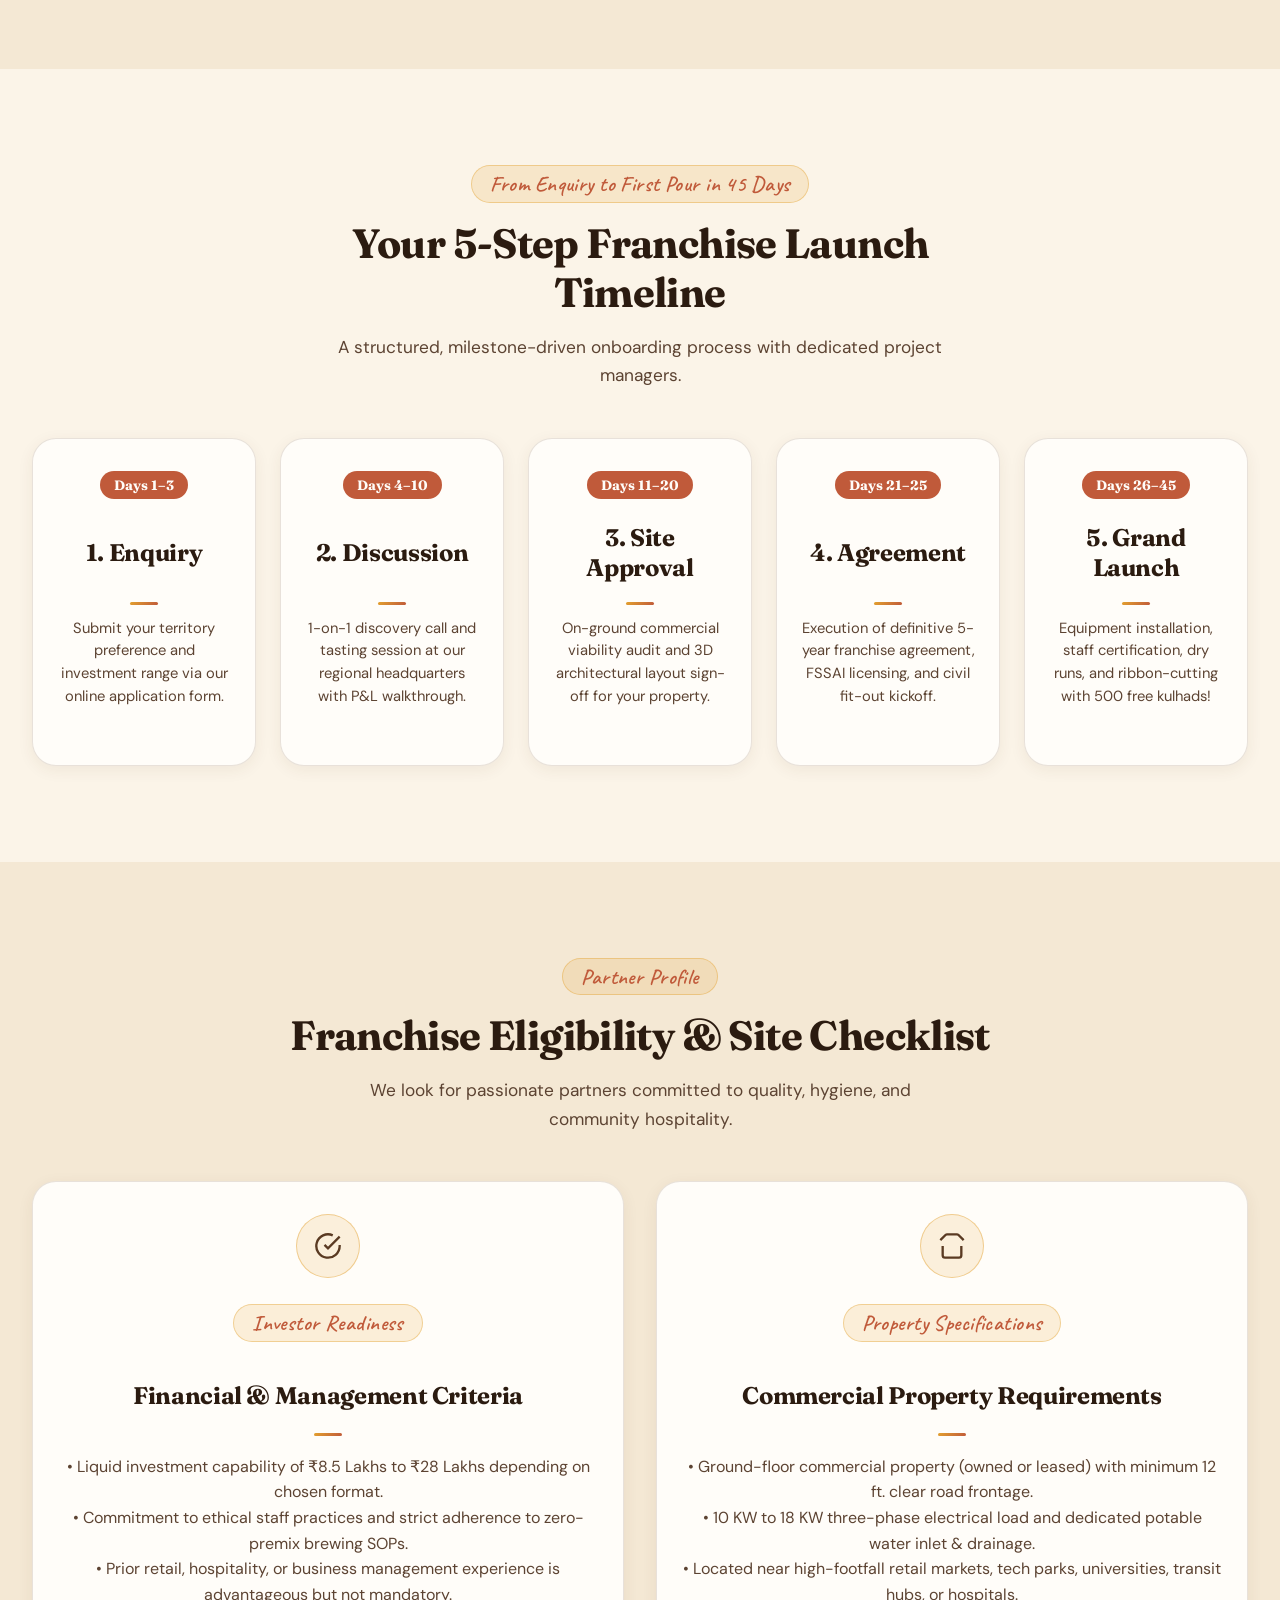
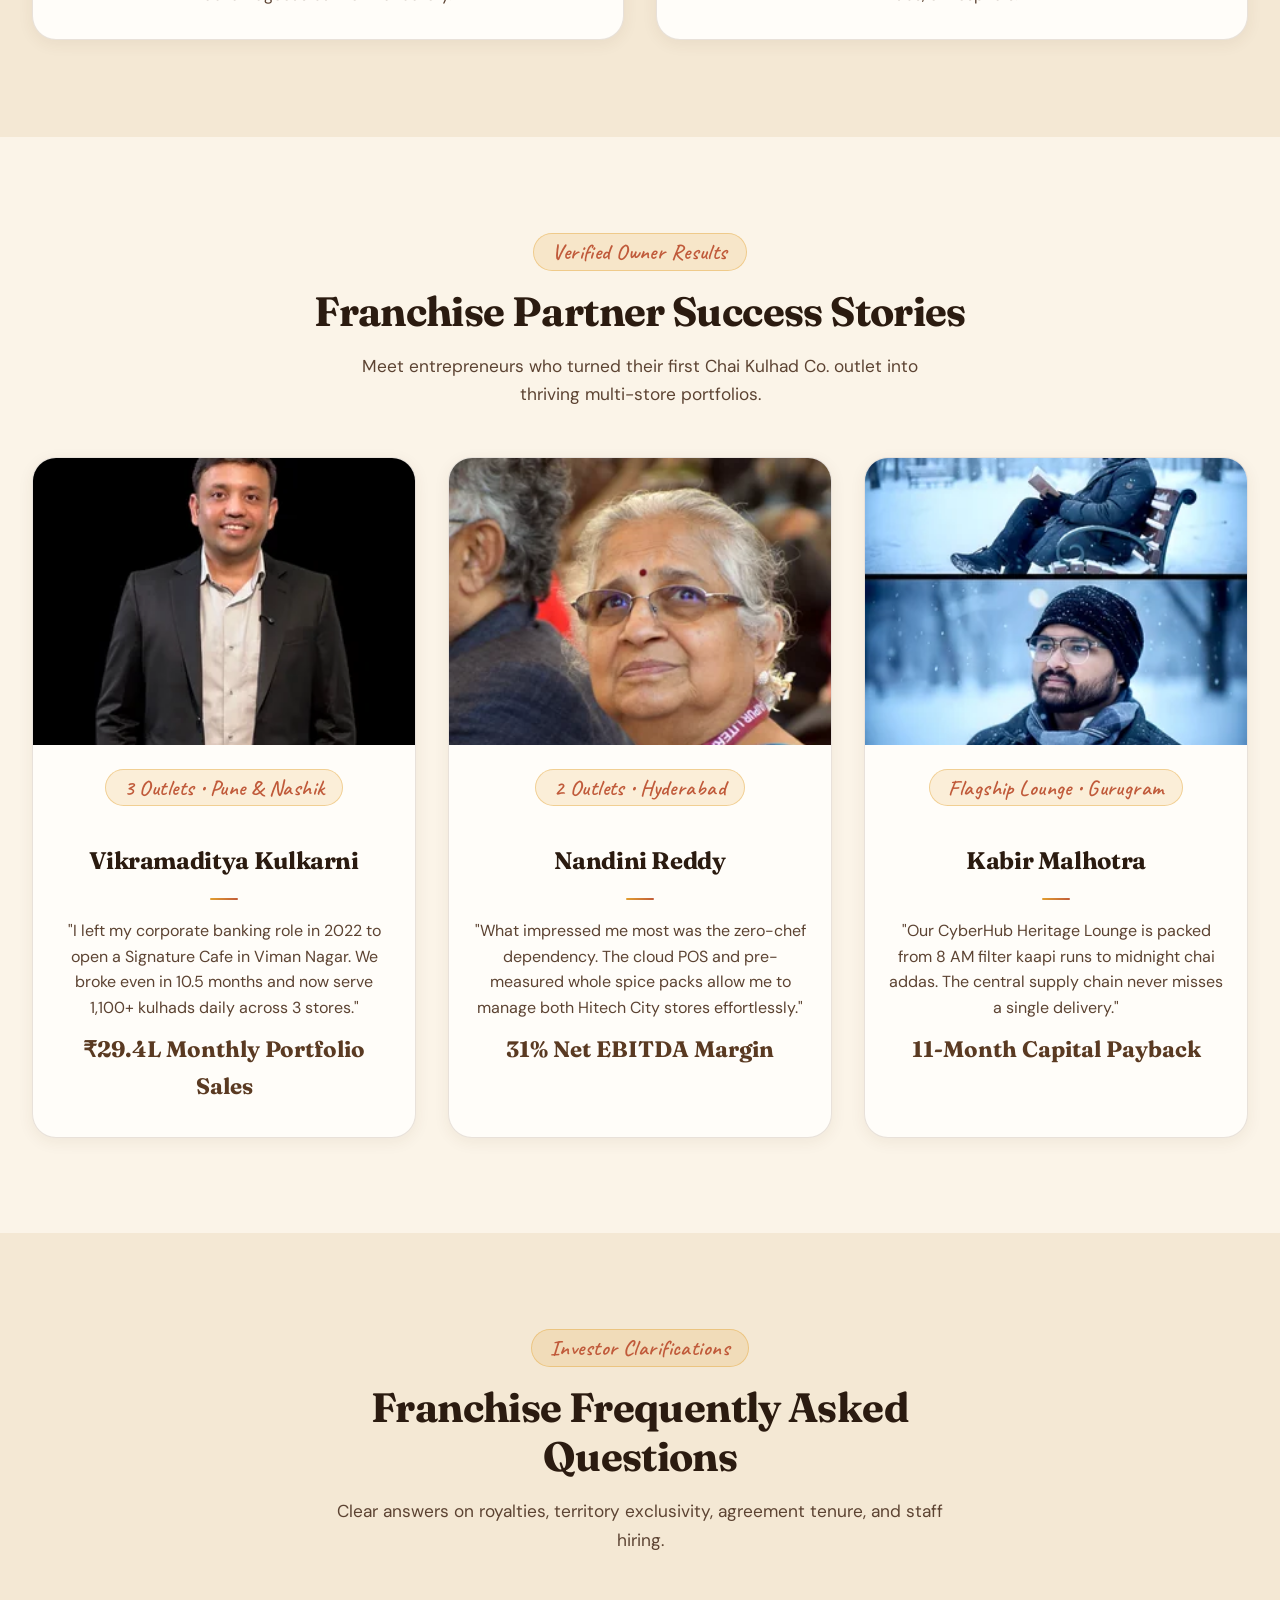
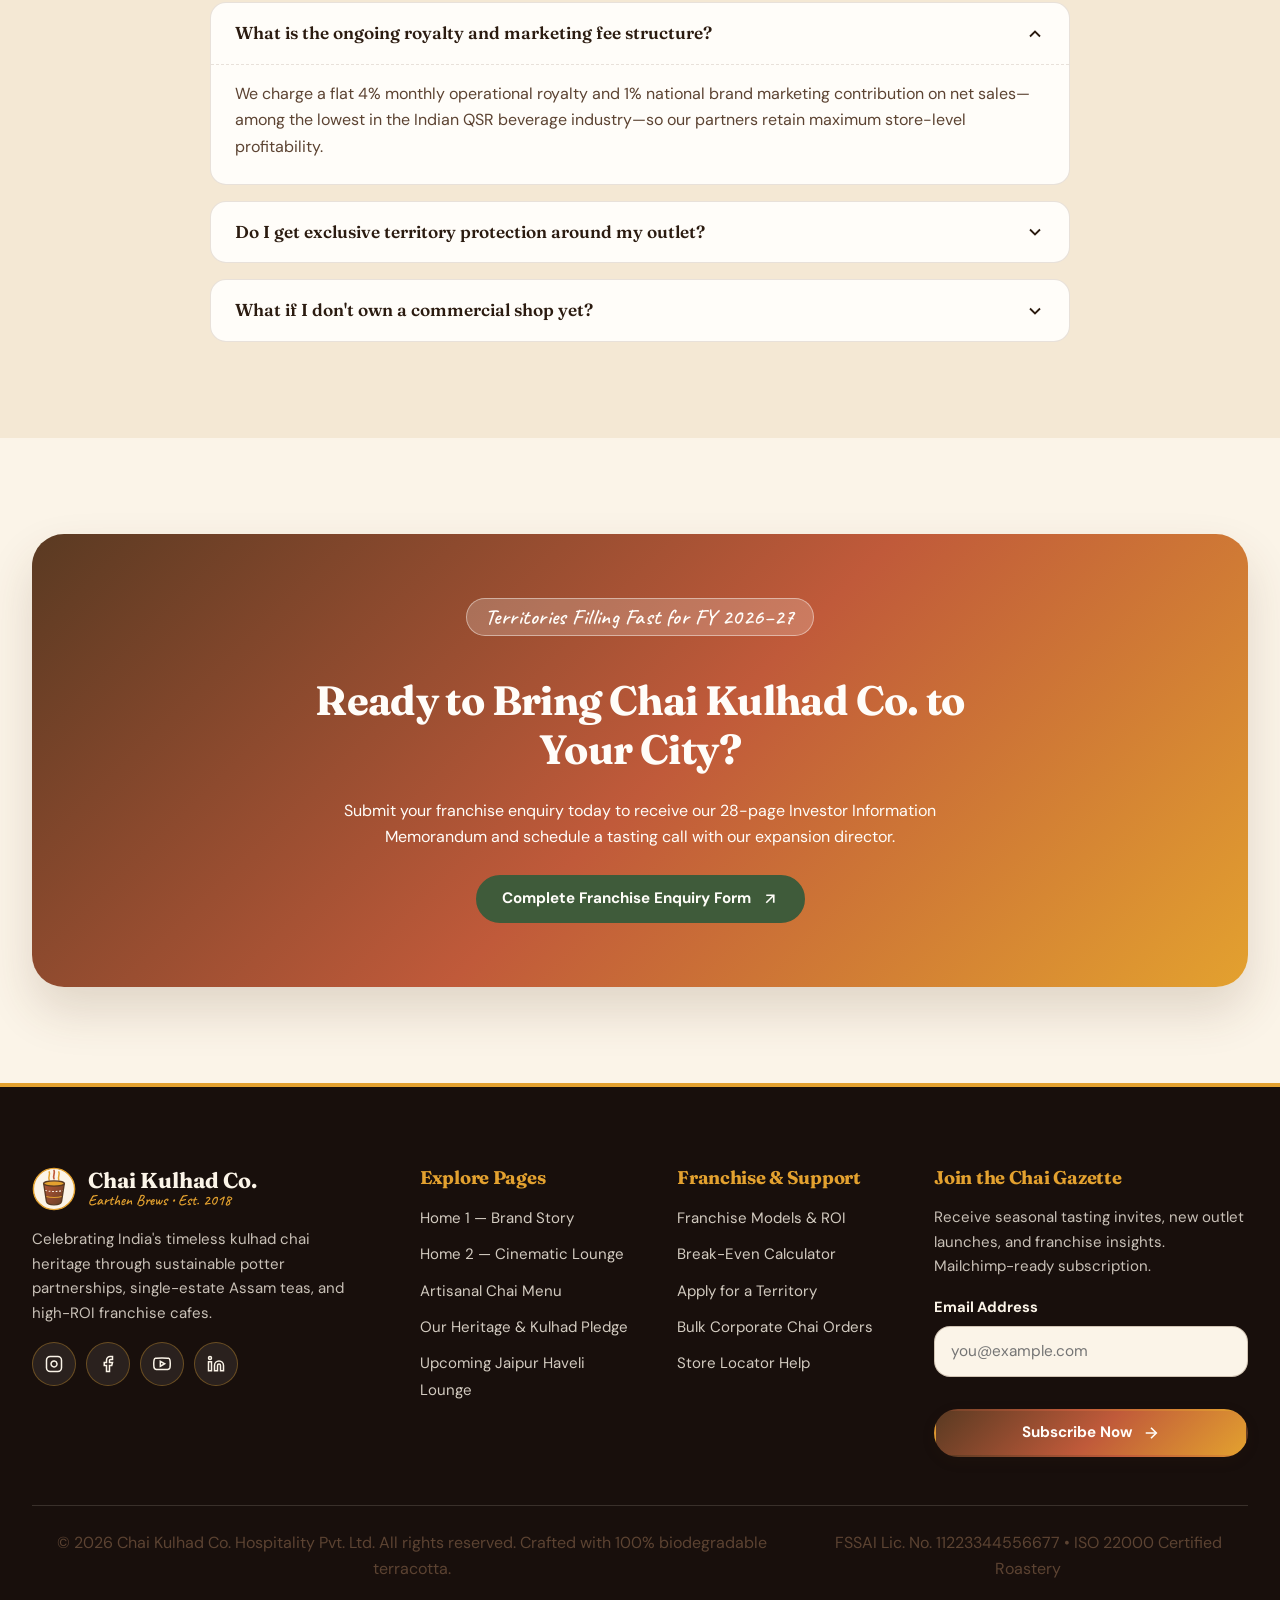
<file: pages/franchise.html>
<!DOCTYPE html>
<html lang="en" data-theme="light" dir="ltr">

<head>
  <meta charset="UTF-8">
  <meta name="viewport" content="width=device-width, initial-scale=1.0">
  <!-- Unique SEO Title (<= 60 chars) & Meta Description (150-160 chars) -->
  <title>Own a Chai Franchise | High-ROI Models | Chai Kulhad Co.</title>
  <meta name="description"
    content="Partner with Chai Kulhad Co., India's fastest-growing kulhad tea franchise. Explore Kiosk, Cafe &amp; Lounge models starting at ₹8.5 Lakhs with 11-month break-even.">
  <meta name="keywords"
    content="tea franchise india, chai cafe franchise cost, low investment food franchise, kulhad chai business, roi calculator">
  <meta name="robots" content="index, follow">
  <link rel="canonical" href="https://chaikulhadco.in/pages/franchise.html">

  <meta property="og:type" content="website">
  <meta property="og:title" content="Own a Chai Franchise | High-ROI Models | Chai Kulhad Co.">
  <meta property="og:description"
    content="Explore Kiosk, Signature Cafe &amp; Flagship Lounge franchise models with 62% gross margins, zero chef dependency, and full supply chain support.">
  <meta property="og:url" content="https://chaikulhadco.in/pages/franchise.html">
  <meta property="og:image" content="../assets/images/hero/hero-franchise-store.jpg">

  <link rel="icon" type="image/svg+xml" href="../assets/images/icons/favicon.svg">
  <link rel="stylesheet" href="../assets/css/style.css">
  <link rel="stylesheet" href="../assets/css/dark-mode.css">
  <link rel="stylesheet" href="../assets/css/rtl.css">

  <script type="application/ld+json">
  {
    "@context": "https://schema.org",
    "@type": "BusinessAudience",
    "name": "Chai Kulhad Co. Franchise Opportunity",
    "description": "Turnkey tea cafe franchise opportunities across India with Kiosk, Cafe, and Lounge formats."
  }
  </script>
</head>

<body>
  <a href="#main-content" class="skip-link">Skip to main content</a>
  <div id="scroll-progress-bar" class="scroll-progress-bar" aria-hidden="true"></div>

  <div id="custom-cursor" class="custom-cursor" aria-hidden="true"></div>

  <!-- =====================================================================
       STICKY HEADER & NAVIGATION
       ===================================================================== -->
  <header class="site-header">
    <div class="container header-inner">
      <a href="index.html" class="brand-logo" aria-label="Chai Kulhad Co. Home">
        <img src="../assets/images/icons/logo-kulhad.svg" alt="Chai Kulhad Co. Emblem" width="44" height="44">
        <span class="brand-logo-text">
          <span>Chai Kulhad Co.</span>
          <span class="brand-logo-sub">Earthen Brews • Est. 2018</span>
        </span>
      </a>

      <nav class="main-nav" aria-label="Primary Navigation">
        <ul class="nav-list">
          <li class="nav-item has-dropdown">
            <a href="index.html" class="nav-link" data-dropdown-toggle aria-haspopup="true" aria-expanded="false">
              Home
              <svg viewBox="0 0 24 24" width="15" height="15" fill="none" stroke="currentColor" stroke-width="2.2">
                <polyline points="6 9 12 15 18 9" />
              </svg>
            </a>
            <ul class="dropdown-menu" aria-label="Home Page Layouts">
              <li><a href="index.html" class="dropdown-link">Home 1 — Brand Story</a></li>
              <li><a href="home-2.html" class="dropdown-link">Home 2 — Cinematic Lounge</a></li>
            </ul>
          </li>
          <li class="nav-item"><a href="about.html" class="nav-link">About</a></li>
          <li class="nav-item"><a href="menu.html" class="nav-link">Menu</a></li>
          <li class="nav-item"><a href="franchise.html" class="nav-link is-active">Franchise</a></li>
          <li class="nav-item"><a href="contact.html" class="nav-link">Contact</a></li>
        </ul>
      </nav>

      <div class="header-actions">
        <button type="button" class="icon-btn" data-theme-toggle aria-label="Toggle dark or light theme">
          <svg class="icon-moon" viewBox="0 0 24 24" fill="none" stroke="currentColor" stroke-width="2">
            <path d="M21 12.79A9 9 0 1 1 11.21 3 7 7 0 0 0 21 12.79z" />
          </svg>
          <svg class="icon-sun" viewBox="0 0 24 24" fill="none" stroke="currentColor" stroke-width="2"
            style="display:none">
            <circle cx="12" cy="12" r="5" />
            <line x1="12" y1="1" x2="12" y2="3" />
            <line x1="12" y1="21" x2="12" y2="23" />
            <line x1="4.22" y1="4.22" x2="5.64" y2="5.64" />
            <line x1="18.36" y1="18.36" x2="19.78" y2="19.78" />
            <line x1="1" y1="12" x2="3" y2="12" />
            <line x1="21" y1="12" x2="23" y2="12" />
            <line x1="4.22" y1="19.78" x2="5.64" y2="18.36" />
            <line x1="18.36" y1="5.64" x2="19.78" y2="4.22" />
          </svg>
        </button>
        <button type="button" class="icon-btn" data-rtl-toggle aria-label="Toggle RTL layout">RTL</button>
        <a href="contact.html?type=franchise#enquiry-form" class="btn btn-primary header-cta">
          <span>Get a Franchise</span>
          <svg viewBox="0 0 24 24" fill="none" stroke="currentColor" stroke-width="2.2">
            <line x1="7" y1="17" x2="17" y2="7" />
            <polyline points="7 7 17 7 17 17" />
          </svg>
        </a>
        <button type="button" class="icon-btn mobile-menu-toggle" data-mobile-toggle aria-controls="mobile-nav-drawer"
          aria-expanded="false" aria-label="Open navigation menu">
          <svg viewBox="0 0 24 24" fill="none" stroke="currentColor" stroke-width="2.2">
            <line x1="3" y1="6" x2="21" y2="6" />
            <line x1="3" y1="12" x2="21" y2="12" />
            <line x1="3" y1="18" x2="21" y2="18" />
          </svg>
        </button>
      </div>
    </div>

    <div id="mobile-nav-drawer" class="mobile-nav-drawer" aria-label="Mobile Navigation">
      <ul class="mobile-nav-list">
        <li class="mobile-nav-item has-dropdown">
          <a href="index.html" class="mobile-nav-link" data-dropdown-toggle aria-haspopup="true" aria-expanded="false">
            <span>Home</span>
            <svg viewBox="0 0 24 24" width="15" height="15" fill="none" stroke="currentColor" stroke-width="2.2">
              <polyline points="6 9 12 15 18 9" />
            </svg>
          </a>
          <ul class="mobile-dropdown-menu" aria-label="Home Page Layouts">
            <li><a href="index.html" class="mobile-dropdown-link">Home 1 — Brand Story</a></li>
            <li><a href="home-2.html" class="mobile-dropdown-link">Home 2 — Cinematic Lounge</a></li>
          </ul>
        </li>
        <li class="mobile-nav-item"><a href="about.html" class="mobile-nav-link">About</a></li>
        <li class="mobile-nav-item"><a href="menu.html" class="mobile-nav-link">Menu</a></li>
        <li class="mobile-nav-item"><a href="franchise.html" class="mobile-nav-link is-active">Franchise</a></li>
        <li class="mobile-nav-item"><a href="contact.html" class="mobile-nav-link">Contact</a></li>
      </ul>
      <div class="mobile-nav-actions">
        <button type="button" class="icon-btn" data-theme-toggle aria-label="Toggle dark or light theme">
          <svg class="icon-moon" viewBox="0 0 24 24" fill="none" stroke="currentColor" stroke-width="2">
            <path d="M21 12.79A9 9 0 1 1 11.21 3 7 7 0 0 0 21 12.79z" />
          </svg>
          <svg class="icon-sun" viewBox="0 0 24 24" fill="none" stroke="currentColor" stroke-width="2"
            style="display:none">
            <circle cx="12" cy="12" r="5" />
            <line x1="12" y1="1" x2="12" y2="3" />
            <line x1="12" y1="21" x2="12" y2="23" />
            <line x1="4.22" y1="4.22" x2="5.64" y2="5.64" />
            <line x1="18.36" y1="18.36" x2="19.78" y2="19.78" />
            <line x1="1" y1="12" x2="3" y2="12" />
            <line x1="21" y1="12" x2="23" y2="12" />
            <line x1="4.22" y1="19.78" x2="5.64" y2="18.36" />
            <line x1="18.36" y1="5.64" x2="19.78" y2="4.22" />
          </svg>
        </button>
        <button type="button" class="icon-btn" data-rtl-toggle aria-label="Toggle RTL layout">RTL</button>
      </div>
      <a href="contact.html?type=franchise#enquiry-form" class="btn btn-primary">
        <span>Get a Franchise</span>
        <svg viewBox="0 0 24 24" fill="none" stroke="currentColor" stroke-width="2.2">
          <line x1="7" y1="17" x2="17" y2="7" />
          <polyline points="7 7 17 7 17 17" />
        </svg>
      </a>
    </div>
  </header>

  <main id="main-content">
    <!-- ===================================================================
         SECTION 1.4.1: COMPACT PAGE BANNER (UNIFIED SUBPAGE HERO)
         =================================================================== -->
    <section class="page-banner page-banner-franchise" aria-labelledby="franchise-banner-heading">
      <div class="container">
        <nav class="breadcrumb" aria-label="Breadcrumb">
          <a href="index.html">Home</a>
          <span aria-hidden="true">/</span>
          <span aria-current="page">Franchise</span>
        </nav>
        <span class="section-tag">Boutique Cafe Storefront &amp; Kiosk Models</span>
        <h1 id="franchise-banner-heading">Bring Our Proven Artisanal Chai Cafe to Your City</h1>
        <p>Step inside our turnkey franchise model: handcrafted teak interiors, live brass-kettle brewing counters, 64% gross beverage margins, and 118+ thriving partners across 42 cities.</p>
      </div>
    </section>

    <!-- ===================================================================
         SECTION 1.4.2: FRANCHISE OVERVIEW & AT-A-GLANCE METRICS
         =================================================================== -->
    <section class="section" aria-labelledby="franchise-overview-heading">
      <div class="container hero-split-grid">
        <div class="hero-split-content">
          <span class="section-tag">FOFO &amp; FOCO Franchise Partnerships</span>
          <h2 id="franchise-overview-heading">Engineered for Rapid Payback &amp; Sustainable Scale</h2>
          <p class="sub-text">Join 118+ profitable franchise partners across 42 cities. With 64% gross beverage margins,
            zero skilled-chef dependency, and centralized spice-and-leaf supply, Chai Kulhad Co. is engineered for rapid
            payback.</p>

          <div class="grid-3" style="width:100%;margin:12px 0 20px;">
            <div class="countdown-unit">
              <strong>64%</strong>
              <span>Gross Margin</span>
            </div>
            <div class="countdown-unit">
              <strong>10–14 Mo</strong>
              <span>Avg Break-Even</span>
            </div>
            <div class="countdown-unit">
              <strong>45 Days</strong>
              <span>Store Launch</span>
            </div>
          </div>

          <div class="btn-group">
            <a href="contact.html?type=franchise#enquiry-form" class="btn btn-primary">
              <span>Apply for Franchise</span>
              <svg viewBox="0 0 24 24" fill="none" stroke="currentColor" stroke-width="2.2">
                <line x1="7" y1="17" x2="17" y2="7" />
                <polyline points="7 7 17 7 17 17" />
              </svg>
            </a>
            <a href="#roi-calculator" class="btn btn-outline">
              <span>Calculate Your ROI</span>
              <svg viewBox="0 0 24 24" fill="none" stroke="currentColor" stroke-width="2.2">
                <polyline points="6 9 12 15 18 9" />
              </svg>
            </a>
          </div>
        </div>

        <div class="hero-visual-wrap">
          <div class="hero-tilt-frame" data-tilt-max="6">
            <picture>
              <source
                srcset="../assets/images/hero/hero-franchise-store-sm.webp 600w, ../assets/images/hero/hero-franchise-store.webp 1200w"
                sizes="(max-width: 768px) 100vw, 540px" type="image/webp">
              <img src="../assets/images/hero/hero-franchise-store.jpg"
                alt="Bustling Chai Kulhad Co. storefront with baristas serving happy guests" width="1200" height="850"
                loading="lazy">
            </picture>
          </div>
        </div>
      </div>
    </section>

    <!-- ===================================================================
         SECTION 1.4.2: WHY FRANCHISE WITH US (ICON BENEFIT CARDS)
         =================================================================== -->
    <section class="section section-alt" aria-labelledby="why-franchise-heading">
      <div class="container">
        <div class="section-header">
          <span class="section-tag">Built for Investor Scale</span>
          <h2 id="why-franchise-heading">Why Franchise With Chai Kulhad Co.</h2>
          <p>India consumes over 800 million cups of tea daily. We transform that everyday habit into a standardized,
            recession-resilient retail asset.</p>
        </div>

        <div class="grid-3">
          <article class="tilt-card">
            <div class="card-body">
              <div class="card-icon">
                <svg viewBox="0 0 24 24" fill="none" stroke="currentColor" stroke-width="2">
                  <polyline points="22 7 13.5 15.5 8.5 10.5 2 17" />
                  <polyline points="16 7 22 7 22 13" />
                </svg>
              </div>
              <span class="card-tag">Industry-Leading Economics</span>
              <h3>28% to 32% Net EBITDA</h3>
              <p>Direct roastery procurement of tea leaves, whole spices, and potter kulhads keeps raw material food
                cost below 34%.</p>
            </div>
          </article>

          <article class="tilt-card">
            <div class="card-body">
              <div class="card-icon">
                <svg viewBox="0 0 24 24" fill="none" stroke="currentColor" stroke-width="2">
                  <path
                    d="M20 13c0 5-3.5 7.5-7.66 8.95a1 1 0 0 1-.67-.01C7.5 20.5 4 18 4 13V6a1 1 0 0 1 1-1c2 0 4.5-1.2 6.24-2.72a1.17 1.17 0 0 1 1.52 0C14.51 3.81 17 5 19 5a1 1 0 0 1 1 1z" />
                  <path d="m9 12 2 2 4-4" />
                </svg>
              </div>
              <span class="card-tag">Zero Chef Dependency</span>
              <h3>SOP-Driven Brass Brewing</h3>
              <p>Automated induction timers, pre-measured whole spice sachets, and standardized recipes mean any trained
                barista brews perfection.</p>
            </div>
          </article>

          <article class="tilt-card">
            <div class="card-body">
              <div class="card-icon">
                <svg viewBox="0 0 24 24" fill="none" stroke="currentColor" stroke-width="2">
                  <circle cx="12" cy="12" r="10" />
                  <polyline points="12 6 12 12 16 14" />
                </svg>
              </div>
              <span class="card-tag">All-Day Footfall</span>
              <h3>Morning to Midnight Demand</h3>
              <p>Unlike dinner-only restaurants, chai and snacks drive steady orders from 7:00 AM morning commuters to
                11:30 PM families.</p>
            </div>
          </article>
        </div>
      </div>
    </section>

    <!-- ===================================================================
         SECTION 1.4.3: FRANCHISE MODELS (KIOSK / CAFE / PREMIUM LOUNGE)
         =================================================================== -->
    <section class="section" aria-labelledby="models-heading">
      <div class="container">
        <div class="section-header">
          <span class="section-tag">Three Scalable Formats</span>
          <h2 id="models-heading">Choose Your Franchise Format</h2>
          <p>Tailored store footprints for tech parks, metro stations, high-street markets, and flagship destination
            hubs.</p>
        </div>

        <div class="grid-3">
          <!-- Model 1: Express Kiosk -->
          <article class="tilt-card">
            <div class="card-media">
              <picture>
                <source
                  srcset="../assets/images/franchise/franchise-model-kiosk-sm.webp 400w, ../assets/images/franchise/franchise-model-kiosk.webp 800w"
                  sizes="380px" type="image/webp">
                <img src="../assets/images/franchise/franchise-model-kiosk.jpg"
                  alt="Chai Kulhad Co. Express Kiosk format counter" width="800" height="600" loading="lazy">
              </picture>
            </div>
            <div class="card-body">
              <span class="card-tag">High-Footfall Express</span>
              <h3>Express Kulhad Kiosk</h3>
              <p>Ideal for IT parks, malls, metro concourses, hospitals, and university campuses with rapid takeaway
                velocity.</p>
              <div class="price-tag">₹8.5 Lakhs Total</div>
              <ul style="margin-top:8px;font-size:0.92rem;color:var(--text-secondary);">
                <li><strong>Area Required:</strong> 120 – 220 sq. ft.</li>
                <li><strong>Expected Monthly Sales:</strong> ₹4.8L – ₹6.5L</li>
                <li><strong>Target Break-Even:</strong> 9 – 11 Months</li>
              </ul>
            </div>
            <div class="card-footer">
              <a href="contact.html?type=franchise#enquiry-form" class="btn btn-outline">
                <span>Select Kiosk Model</span>
                <svg viewBox="0 0 24 24" fill="none" stroke="currentColor" stroke-width="2.2">
                  <line x1="7" y1="17" x2="17" y2="7" />
                  <polyline points="7 7 17 7 17 17" />
                </svg>
              </a>
            </div>
          </article>

          <!-- Model 2: Signature Cafe -->
          <article class="tilt-card" style="border-color:var(--color-accent); border-width:2px;">
            <div class="card-media">
              <picture>
                <source
                  srcset="../assets/images/franchise/franchise-model-cafe-sm.webp 400w, ../assets/images/franchise/franchise-model-cafe.webp 800w"
                  sizes="380px" type="image/webp">
                <img src="../assets/images/franchise/franchise-model-cafe.jpg"
                  alt="Chai Kulhad Co. Neighbourhood Signature Cafe format interior" width="800" height="600"
                  loading="lazy">
              </picture>
            </div>
            <div class="card-body">
              <span class="card-tag">Most Popular • 32 Seater</span>
              <h3>Signature Chai Cafe</h3>
              <p>Our core high-street neighbourhood cafe with indoor seating, full bakehouse snack line, and aggregator
                delivery hub.</p>
              <div class="price-tag">₹16.5 Lakhs Total</div>
              <ul style="margin-top:8px;font-size:0.92rem;color:var(--text-secondary);">
                <li><strong>Area Required:</strong> 350 – 600 sq. ft.</li>
                <li><strong>Expected Monthly Sales:</strong> ₹8.5L – ₹12.5L</li>
                <li><strong>Target Break-Even:</strong> 11 – 14 Months</li>
              </ul>
            </div>
            <div class="card-footer">
              <a href="contact.html?type=franchise#enquiry-form" class="btn btn-primary">
                <span>Select Cafe Model</span>
                <svg viewBox="0 0 24 24" fill="none" stroke="currentColor" stroke-width="2.2">
                  <line x1="7" y1="17" x2="17" y2="7" />
                  <polyline points="7 7 17 7 17 17" />
                </svg>
              </a>
            </div>
          </article>

          <!-- Model 3: Flagship Lounge -->
          <article class="tilt-card">
            <div class="card-media">
              <picture>
                <source
                  srcset="../assets/images/franchise/franchise-model-lounge-sm.webp 400w, ../assets/images/franchise/franchise-model-lounge.webp 800w"
                  sizes="380px" type="image/webp">
                <img src="../assets/images/franchise/franchise-model-lounge.jpg"
                  alt="Chai Kulhad Co. Flagship Premium Lounge format with plush seating" width="800" height="600"
                  loading="lazy">
              </picture>
            </div>
            <div class="card-body">
              <span class="card-tag">Destination Experience • 65+ Seater</span>
              <h3>Premium Heritage Lounge</h3>
              <p>Flagship experiential lounge with live brass brew bar, retail tea apothecary, all-day dining, and
                co-working booths.</p>
              <div class="price-tag">₹28.0 Lakhs Total</div>
              <ul style="margin-top:8px;font-size:0.92rem;color:var(--text-secondary);">
                <li><strong>Area Required:</strong> 850 – 1,400 sq. ft.</li>
                <li><strong>Expected Monthly Sales:</strong> ₹15.0L – ₹22.0L</li>
                <li><strong>Target Break-Even:</strong> 13 – 16 Months</li>
              </ul>
            </div>
            <div class="card-footer">
              <a href="contact.html?type=franchise#enquiry-form" class="btn btn-outline">
                <span>Select Lounge Model</span>
                <svg viewBox="0 0 24 24" fill="none" stroke="currentColor" stroke-width="2.2">
                  <line x1="7" y1="17" x2="17" y2="7" />
                  <polyline points="7 7 17 7 17 17" />
                </svg>
              </a>
            </div>
          </article>
        </div>
      </div>
    </section>

    <!-- ===================================================================
         SECTION 1.4.4: INVESTMENT BREAKDOWN TABLE
         =================================================================== -->
    <section class="section section-alt" aria-labelledby="breakdown-heading">
      <div class="container">
        <div class="section-header">
          <span class="section-tag">100% Transparent Capex</span>
          <h2 id="breakdown-heading">Detailed Investment Breakdown</h2>
          <p>Zero hidden charges. Every rupee of your capital expenditure is mapped to tangible store assets and launch
            inventory.</p>
        </div>

        <div class="table-responsive">
          <table class="investment-table">
            <thead>
              <tr>
                <th scope="col">Investment Component</th>
                <th scope="col">Express Kiosk (150 sq.ft)</th>
                <th scope="col">Signature Cafe (450 sq.ft)</th>
                <th scope="col">Premium Lounge (1000 sq.ft)</th>
              </tr>
            </thead>
            <tbody>
              <tr>
                <td>Brand Franchise Fee (5-Year License)</td>
                <td>₹2,00,000</td>
                <td>₹3,50,000</td>
                <td>₹5,00,000</td>
              </tr>
              <tr>
                <td>Civil, Terracotta Interiors &amp; Signage</td>
                <td>₹2,40,000</td>
                <td>₹5,20,000</td>
                <td>₹9,80,000</td>
              </tr>
              <tr>
                <td>Brass Brew Counters &amp; Kitchen Equipment</td>
                <td>₹2,10,000</td>
                <td>₹4,10,000</td>
                <td>₹6,90,000</td>
              </tr>
              <tr>
                <td>Initial Tea, Spice &amp; Kulhad Inventory</td>
                <td>₹75,000</td>
                <td>₹1,30,000</td>
                <td>₹2,20,000</td>
              </tr>
              <tr>
                <td>POS Hardware, Grand Launch &amp; Marketing</td>
                <td>₹55,000</td>
                <td>₹1,10,000</td>
                <td>₹1,90,000</td>
              </tr>
              <tr>
                <td>Working Capital Reserve</td>
                <td>₹70,000</td>
                <td>₹1,30,000</td>
                <td>₹2,20,000</td>
              </tr>
              <tr>
                <td>Total Turnkey Investment (Excl. GST)</td>
                <td>₹8,50,000</td>
                <td>₹16,50,000</td>
                <td>₹28,00,000</td>
              </tr>
            </tbody>
          </table>
        </div>
      </div>
    </section>

    <!-- ===================================================================
         SECTION 1.4.5: INTERACTIVE ROI & BREAK-EVEN CALCULATOR
         =================================================================== -->
    <section id="roi-calculator" class="section" aria-labelledby="roi-calc-heading">
      <div class="container">
        <div class="section-header">
          <span class="section-tag">Live Financial Simulator</span>
          <h2 id="roi-calc-heading">ROI &amp; Break-Even Calculator</h2>
          <p>Adjust daily order volume, average bill value, and store format to project your monthly net earnings.</p>
        </div>

        <div class="customizer-panel">
          <div class="tilt-card">
            <div class="card-body">
              <span class="card-tag">Adjust Store Parameters</span>
              <h3>Customize Your Projections</h3>

              <div class="range-group" style="margin-top:14px;">
                <label for="roi-model" class="form-label">1. Select Store Format</label>
                <select id="roi-model" class="form-select">
                  <option value="kiosk">Express Kiosk (₹8.5 Lakhs Investment)</option>
                  <option value="cafe" selected>Signature Cafe (₹16.5 Lakhs Investment)</option>
                  <option value="lounge">Premium Lounge (₹28.0 Lakhs Investment)</option>
                </select>
              </div>

              <div class="range-group">
                <label for="roi-cups" class="form-label">
                  2. Daily Footfall / Bills: <strong id="roi-cups-val" style="color:var(--color-highlight);">280 Orders
                    / Day</strong>
                </label>
                <input type="range" id="roi-cups" class="range-slider" min="120" max="650" step="10" value="280">
              </div>

              <div class="range-group">
                <label for="roi-aov" class="form-label">
                  3. Average Order Value (Chai + Snack): <strong id="roi-aov-val"
                    style="color:var(--color-highlight);">₹110</strong>
                </label>
                <input type="range" id="roi-aov" class="range-slider" min="65" max="240" step="5" value="110">
              </div>
            </div>
          </div>

          <div class="tilt-card">
            <div class="card-body">
              <span class="card-tag">Projected Store Performance</span>
              <h3>Estimated Monthly Returns</h3>

              <div class="grid-2" style="width:100%;margin-top:12px;">
                <div class="countdown-unit">
                  <strong id="roi-monthly-rev">₹9,24,000</strong>
                  <span>Gross Monthly Sales</span>
                </div>
                <div class="countdown-unit">
                  <strong id="roi-monthly-profit">₹2,67,960</strong>
                  <span>Net Monthly Profit</span>
                </div>
                <div class="countdown-unit">
                  <strong id="roi-margin">29% Net</strong>
                  <span>EBITDA Margin</span>
                </div>
                <div class="countdown-unit">
                  <strong id="roi-breakeven">6 Months</strong>
                  <span>Estimated Payback</span>
                </div>
              </div>
              <p style="font-size:0.86rem;margin-top:12px;">*Projections are indicative based on historical averages
                across 150+ operational outlets after rent, payroll, utilities, and 4% royalty.</p>
            </div>
            <div class="card-footer">
              <a href="contact.html?type=franchise#enquiry-form" class="btn btn-primary">
                <span>Lock Territory &amp; Get P&amp;L Sheet</span>
                <svg viewBox="0 0 24 24" fill="none" stroke="currentColor" stroke-width="2.2">
                  <line x1="7" y1="17" x2="17" y2="7" />
                  <polyline points="7 7 17 7 17 17" />
                </svg>
              </a>
            </div>
          </div>
        </div>
      </div>
    </section>

    <!-- ===================================================================
         SECTION 1.4.6: OUR 360° SUPPORT SYSTEM
         =================================================================== -->
    <section class="section section-alt" aria-labelledby="support-heading">
      <div class="container">
        <div class="section-header">
          <span class="section-tag">End-to-End Handholding</span>
          <h2 id="support-heading">Our 5-Pillar Franchise Support System</h2>
          <p>First-time F&amp;B entrepreneur? Our operations, architectural, and culinary teams manage every detail.</p>
        </div>

        <div class="grid-3">
          <article class="tilt-card">
            <div class="card-body">
              <div class="card-icon">
                <svg viewBox="0 0 24 24" fill="none" stroke="currentColor" stroke-width="2">
                  <circle cx="12" cy="12" r="10" />
                  <polygon points="16.24 7.76 14.12 14.12 7.76 16.24 9.88 9.88 16.24 7.76" />
                </svg>
              </div>
              <span class="card-tag">Pillar 01</span>
              <h3>Geo-Analytics Site Selection</h3>
              <p>Our real-estate team evaluates pedestrian footfall heatmaps, frontage visibility, and rent-to-revenue
                ratios before you sign a lease.</p>
            </div>
          </article>

          <article class="tilt-card">
            <div class="card-body">
              <div class="card-icon">
                <svg viewBox="0 0 24 24" fill="none" stroke="currentColor" stroke-width="2">
                  <path d="M16 21v-2a4 4 0 0 0-4-4H6a4 4 0 0 0-4 4v2" />
                  <circle cx="9" cy="7" r="4" />
                </svg>
              </div>
              <span class="card-tag">Pillar 02</span>
              <h3>14-Day Academy Training</h3>
              <p>Comprehensive staff and manager certification at our Bengaluru or Delhi training academies, plus 10
                days of on-site launch supervision.</p>
            </div>
          </article>

          <article class="tilt-card">
            <div class="card-body">
              <div class="card-icon">
                <svg viewBox="0 0 24 24" fill="none" stroke="currentColor" stroke-width="2">
                  <path d="M14 18V6a2 2 0 0 0-2-2H4a2 2 0 0 0-2 2v11a1 1 0 0 0 1 1h2" />
                  <circle cx="17" cy="18" r="2" />
                  <circle cx="7" cy="18" r="2" />
                </svg>
              </div>
              <span class="card-tag">Pillar 03</span>
              <h3>Central Cold &amp; Dry Supply Chain</h3>
              <p>Doorstep weekly delivery of vacuum-sealed Assam tea leaves, spice blends, bakehouse items, and
                sanitized potter kulhads.</p>
            </div>
          </article>

          <article class="tilt-card">
            <div class="card-body">
              <div class="card-icon">
                <svg viewBox="0 0 24 24" fill="none" stroke="currentColor" stroke-width="2">
                  <polyline points="22 7 13.5 15.5 8.5 10.5 2 17" />
                  <polyline points="16 7 22 7 22 13" />
                </svg>
              </div>
              <span class="card-tag">Pillar 04</span>
              <h3>Cloud POS &amp; Inventory Tech</h3>
              <p>Real-time mobile owner app tracking cup-wise consumption, pilferage alerts, Zomato/Swiggy integration,
                and automated reordering.</p>
            </div>
          </article>

          <article class="tilt-card">
            <div class="card-body">
              <div class="card-icon">
                <svg viewBox="0 0 24 24" fill="none" stroke="currentColor" stroke-width="2">
                  <path
                    d="M3 14h3a2 2 0 0 1 2 2v3a2 2 0 0 1-2 2H5a2 2 0 0 1-2-2v-7a9 9 0 0 1 18 0v7a2 2 0 0 1-2 2h-1a2 2 0 0 1-2-2v-3a2 2 0 0 1 2-2h3" />
                </svg>
              </div>
              <span class="card-tag">Pillar 05</span>
              <h3>Hyperlocal Launch Marketing</h3>
              <p>Influencer tasting nights, neighborhood sampling drives, Google Business optimization, and seasonal BTL
                campaigns included.</p>
            </div>
          </article>

          <article class="tilt-card">
            <div class="card-body">
              <div class="card-icon">
                <svg viewBox="0 0 24 24" fill="none" stroke="currentColor" stroke-width="2">
                  <circle cx="12" cy="8" r="6" />
                  <path d="M15.477 12.89 17 22l-5-3-5 3 1.523-9.11" />
                </svg>
              </div>
              <span class="card-tag">Pillar 06</span>
              <h3>Quarterly Menu Innovation</h3>
              <p>Our R&amp;D tea sommeliers roll out high-margin seasonal coolers and festive gift hampers every quarter
                to boost repeat ticket size.</p>
            </div>
          </article>
        </div>
      </div>
    </section>

    <!-- ===================================================================
         SECTION 1.4.7: 5-STEP FRANCHISE JOURNEY TIMELINE
         =================================================================== -->
    <section class="section" aria-labelledby="journey-heading">
      <div class="container">
        <div class="section-header">
          <span class="section-tag">From Enquiry to First Pour in 45 Days</span>
          <h2 id="journey-heading">Your 5-Step Franchise Launch Timeline</h2>
          <p>A structured, milestone-driven onboarding process with dedicated project managers.</p>
        </div>

        <div class="timeline-grid timeline-grid-5">
          <article class="tilt-card">
            <div class="card-body">
              <span class="step-number-badge">Days 1–3</span>
              <h3>1. Enquiry</h3>
              <p>Submit your territory preference and investment range via our online application form.</p>
            </div>
          </article>

          <article class="tilt-card">
            <div class="card-body">
              <span class="step-number-badge">Days 4–10</span>
              <h3>2. Discussion</h3>
              <p>1-on-1 discovery call and tasting session at our regional headquarters with P&amp;L walkthrough.</p>
            </div>
          </article>

          <article class="tilt-card">
            <div class="card-body">
              <span class="step-number-badge">Days 11–20</span>
              <h3>3. Site Approval</h3>
              <p>On-ground commercial viability audit and 3D architectural layout sign-off for your property.</p>
            </div>
          </article>

          <article class="tilt-card">
            <div class="card-body">
              <span class="step-number-badge">Days 21–25</span>
              <h3>4. Agreement</h3>
              <p>Execution of definitive 5-year franchise agreement, FSSAI licensing, and civil fit-out kickoff.</p>
            </div>
          </article>

          <article class="tilt-card">
            <div class="card-body">
              <span class="step-number-badge">Days 26–45</span>
              <h3>5. Grand Launch</h3>
              <p>Equipment installation, staff certification, dry runs, and ribbon-cutting with 500 free kulhads!</p>
            </div>
          </article>
        </div>
      </div>
    </section>

    <!-- ===================================================================
         SECTION 1.4.8: ELIGIBILITY & REQUIREMENTS CHECKLIST
         =================================================================== -->
    <section class="section section-alt" aria-labelledby="eligibility-heading">
      <div class="container">
        <div class="section-header">
          <span class="section-tag">Partner Profile</span>
          <h2 id="eligibility-heading">Franchise Eligibility &amp; Site Checklist</h2>
          <p>We look for passionate partners committed to quality, hygiene, and community hospitality.</p>
        </div>

        <div class="grid-2">
          <article class="tilt-card">
            <div class="card-body">
              <div class="card-icon">
                <svg viewBox="0 0 24 24" fill="none" stroke="currentColor" stroke-width="2">
                  <path d="M22 11.08V12a10 10 0 1 1-5.93-9.14" />
                  <polyline points="22 4 12 14.01 9 11.01" />
                </svg>
              </div>
              <span class="card-tag">Investor Readiness</span>
              <h3>Financial &amp; Management Criteria</h3>
              <p>• Liquid investment capability of ₹8.5 Lakhs to ₹28 Lakhs depending on chosen format.<br>• Commitment
                to ethical staff practices and strict adherence to zero-premix brewing SOPs.<br>• Prior retail,
                hospitality, or business management experience is advantageous but not mandatory.</p>
            </div>
          </article>

          <article class="tilt-card">
            <div class="card-body">
              <div class="card-icon">
                <svg viewBox="0 0 24 24" fill="none" stroke="currentColor" stroke-width="2">
                  <path d="m2 7 4.41-4.41A2 2 0 0 1 7.83 2h8.34a2 2 0 0 1 1.42.59L22 7" />
                  <path d="M4 12v8a2 2 0 0 0 2 2h12a2 2 0 0 0 2-2v-8" />
                </svg>
              </div>
              <span class="card-tag">Property Specifications</span>
              <h3>Commercial Property Requirements</h3>
              <p>• Ground-floor commercial property (owned or leased) with minimum 12 ft. clear road frontage.<br>• 10
                KW to 18 KW three-phase electrical load and dedicated potable water inlet &amp; drainage.<br>• Located
                near high-footfall retail markets, tech parks, universities, transit hubs, or hospitals.</p>
            </div>
          </article>
        </div>
      </div>
    </section>

    <!-- ===================================================================
         SECTION 1.4.9: FRANCHISE PARTNER SUCCESS STORIES
         =================================================================== -->
    <section class="section" aria-labelledby="partners-heading">
      <div class="container">
        <div class="section-header">
          <span class="section-tag">Verified Owner Results</span>
          <h2 id="partners-heading">Franchise Partner Success Stories</h2>
          <p>Meet entrepreneurs who turned their first Chai Kulhad Co. outlet into thriving multi-store portfolios.</p>
        </div>

        <div class="grid-3">
          <article class="tilt-card">
            <div class="card-media">
              <picture>
                <source
                  srcset="../assets/images/people/person-partner-1-sm.webp 400w, ../assets/images/people/person-partner-1.webp 600w"
                  sizes="360px" type="image/webp">
                <img src="../assets/images/people/person-partner-1.jpg"
                  alt="Portrait of Vikramaditya Kulkarni, Multi-Unit Franchise Partner in Pune" width="600" height="600"
                  loading="lazy">
              </picture>
            </div>
            <div class="card-body">
              <span class="card-tag">3 Outlets • Pune &amp; Nashik</span>
              <h3>Vikramaditya Kulkarni</h3>
              <p>"I left my corporate banking role in 2022 to open a Signature Cafe in Viman Nagar. We broke even in
                10.5 months and now serve 1,100+ kulhads daily across 3 stores."</p>
              <div class="price-tag">₹29.4L Monthly Portfolio Sales</div>
            </div>
          </article>

          <article class="tilt-card">
            <div class="card-media">
              <picture>
                <source
                  srcset="../assets/images/people/person-partner-2-sm.webp 400w, ../assets/images/people/person-partner-2.webp 600w"
                  sizes="360px" type="image/webp">
                <img src="../assets/images/people/person-partner-2.jpg"
                  alt="Portrait of Dr. Nandini Reddy, Franchise Owner in Hyderabad" width="600" height="600"
                  loading="lazy">
              </picture>
            </div>
            <div class="card-body">
              <span class="card-tag">2 Outlets • Hyderabad</span>
              <h3>Nandini Reddy</h3>
              <p>"What impressed me most was the zero-chef dependency. The cloud POS and pre-measured whole spice packs
                allow me to manage both Hitech City stores effortlessly."</p>
              <div class="price-tag">31% Net EBITDA Margin</div>
            </div>
          </article>

          <article class="tilt-card">
            <div class="card-media">
              <picture>
                <source
                  srcset="../assets/images/people/person-partner-3-sm.webp 400w, ../assets/images/people/person-partner-3.webp 600w"
                  sizes="360px" type="image/webp">
                <img src="../assets/images/people/person-partner-3.jpg"
                  alt="Portrait of Kabir Malhotra, Lounge Partner in Gurugram" width="600" height="600" loading="lazy">
              </picture>
            </div>
            <div class="card-body">
              <span class="card-tag">Flagship Lounge • Gurugram</span>
              <h3>Kabir Malhotra</h3>
              <p>"Our CyberHub Heritage Lounge is packed from 8 AM filter kaapi runs to midnight chai addas. The central
                supply chain never misses a single delivery."</p>
              <div class="price-tag">11-Month Capital Payback</div>
            </div>
          </article>
        </div>
      </div>
    </section>

    <!-- ===================================================================
         SECTION 1.4.10: FRANCHISE FAQS ACCORDION
         =================================================================== -->
    <section class="section section-alt" aria-labelledby="franchise-faq-heading">
      <div class="container">
        <div class="section-header">
          <span class="section-tag">Investor Clarifications</span>
          <h2 id="franchise-faq-heading">Franchise Frequently Asked Questions</h2>
          <p>Clear answers on royalties, territory exclusivity, agreement tenure, and staff hiring.</p>
        </div>

        <div class="accordion-list">
          <div class="accordion-item is-open">
            <button type="button" class="accordion-trigger" aria-expanded="true">
              <span>What is the ongoing royalty and marketing fee structure?</span>
              <svg viewBox="0 0 24 24" fill="none" stroke="currentColor" stroke-width="2.2">
                <polyline points="6 9 12 15 18 9" />
              </svg>
            </button>
            <div class="accordion-content">
              <p>We charge a flat 4% monthly operational royalty and 1% national brand marketing contribution on net
                sales—among the lowest in the Indian QSR beverage industry—so our partners retain maximum store-level
                profitability.</p>
            </div>
          </div>

          <div class="accordion-item">
            <button type="button" class="accordion-trigger" aria-expanded="false">
              <span>Do I get exclusive territory protection around my outlet?</span>
              <svg viewBox="0 0 24 24" fill="none" stroke="currentColor" stroke-width="2.2">
                <polyline points="6 9 12 15 18 9" />
              </svg>
            </button>
            <div class="accordion-content">
              <p>Yes. Every Signature Cafe and Premium Lounge agreement includes a contractually protected radius (1.5
                km to 2.5 km depending on city density) within which no other franchise outlet will be allotted without
                your first right of refusal.</p>
            </div>
          </div>

          <div class="accordion-item">
            <button type="button" class="accordion-trigger" aria-expanded="false">
              <span>What if I don't own a commercial shop yet?</span>
              <svg viewBox="0 0 24 24" fill="none" stroke="currentColor" stroke-width="2.2">
                <polyline points="6 9 12 15 18 9" />
              </svg>
            </button>
            <div class="accordion-content">
              <p>Over 70% of our partners operate in leased properties. Once you sign a Letter of Intent (LOI), our
                regional leasing team shares pre-vetted high-street and mall properties in your target city and assists
                with landlord rent negotiations.</p>
            </div>
          </div>
        </div>
      </div>
    </section>

    <!-- ===================================================================
         SECTION 1.4.11: APPLY CTA LINKING TO CONTACT ENQUIRY FORM
         =================================================================== -->
    <section class="section" aria-labelledby="franchise-apply-heading">
      <div class="container">
        <div class="cta-banner-box">
          <span class="section-tag">Territories Filling Fast for FY 2026–27</span>
          <h2 id="franchise-apply-heading">Ready to Bring Chai Kulhad Co. to Your City?</h2>
          <p>Submit your franchise enquiry today to receive our 28-page Investor Information Memorandum and schedule a
            tasting call with our expansion director.</p>
          <div class="btn-group">
            <a href="contact.html?type=franchise#enquiry-form" class="btn btn-secondary">
              <span>Complete Franchise Enquiry Form</span>
              <svg viewBox="0 0 24 24" fill="none" stroke="currentColor" stroke-width="2.2">
                <line x1="7" y1="17" x2="17" y2="7" />
                <polyline points="7 7 17 7 17 17" />
              </svg>
            </a>
          </div>
        </div>
      </div>
    </section>
  </main>

  <!-- =====================================================================
       DISTINCT ROASTED-TEA FOOTER
       ===================================================================== -->
  <footer class="site-footer">
    <div class="container">
      <div class="footer-top-grid">
        <div class="footer-col">
          <a href="index.html" class="brand-logo" style="color:#FBF4E8;">
            <img src="../assets/images/icons/logo-kulhad.svg" alt="Chai Kulhad Co. Logo" width="44" height="44">
            <span class="brand-logo-text">
              <span>Chai Kulhad Co.</span>
              <span class="brand-logo-sub" style="color:#E3A12F;">Earthen Brews • Est. 2018</span>
            </span>
          </a>
          <p>Celebrating India's timeless kulhad chai heritage through sustainable potter partnerships, single-estate
            Assam teas, and high-ROI franchise cafes.</p>
          <div class="social-row" aria-label="Social Media Links">
            <a href="https://instagram.com" class="social-icon-link" aria-label="Follow us on Instagram" rel="noopener">
              <svg viewBox="0 0 24 24" fill="none" stroke="currentColor" stroke-width="2">
                <rect x="2" y="2" width="20" height="20" rx="5" />
                <path d="M16 11.37A4 4 0 1 1 12.63 8 4 4 0 0 1 16 11.37z" />
                <line x1="17.5" y1="6.5" x2="17.51" y2="6.5" />
              </svg>
            </a>
            <a href="https://facebook.com" class="social-icon-link" aria-label="Follow us on Facebook" rel="noopener">
              <svg viewBox="0 0 24 24" fill="none" stroke="currentColor" stroke-width="2">
                <path d="M18 2h-3a5 5 0 0 0-5 5v3H7v4h3v8h4v-8h3l1-4h-4V7a1 1 0 0 1 1-1h3z" />
              </svg>
            </a>
            <a href="https://youtube.com" class="social-icon-link" aria-label="Subscribe on YouTube" rel="noopener">
              <svg viewBox="0 0 24 24" fill="none" stroke="currentColor" stroke-width="2">
                <path
                  d="M22.54 6.42a2.78 2.78 0 0 0-1.94-2C18.88 4 12 4 12 4s-6.88 0-8.6.46a2.78 2.78 0 0 0-1.94 2A29 29 0 0 0 1 11.75a29 29 0 0 0 .46 5.33A2.78 2.78 0 0 0 3.4 19c1.72.46 8.6.46 8.6.46s6.88 0 8.6-.46a2.78 2.78 0 0 0 1.94-2 29 29 0 0 0 .46-5.25 29 29 0 0 0-.46-5.33z" />
                <polygon points="9.75 15.02 15.5 11.75 9.75 8.48 9.75 15.02" />
              </svg>
            </a>
            <a href="https://linkedin.com" class="social-icon-link" aria-label="Connect on LinkedIn" rel="noopener">
              <svg viewBox="0 0 24 24" fill="none" stroke="currentColor" stroke-width="2">
                <path d="M16 8a6 6 0 0 1 6 6v7h-4v-7a2 2 0 0 0-2-2 2 2 0 0 0-2 2v7h-4v-7a6 6 0 0 1 6-6z" />
                <rect x="2" y="9" width="4" height="12" />
                <circle cx="4" cy="4" r="2" />
              </svg>
            </a>
          </div>
        </div>

        <div class="footer-col">
          <h3>Explore Pages</h3>
          <ul class="footer-links">
            <li><a href="index.html">Home 1 — Brand Story</a></li>
            <li><a href="home-2.html">Home 2 — Cinematic Lounge</a></li>
            <li><a href="menu.html">Artisanal Chai Menu</a></li>
            <li><a href="about.html">Our Heritage &amp; Kulhad Pledge</a></li>
            <li><a href="coming-soon.html">Upcoming Jaipur Haveli Lounge</a></li>
          </ul>
        </div>

        <div class="footer-col">
          <h3>Franchise &amp; Support</h3>
          <ul class="footer-links">
            <li><a href="franchise.html">Franchise Models &amp; ROI</a></li>
            <li><a href="franchise.html#roi-calculator">Break-Even Calculator</a></li>
            <li><a href="contact.html?type=franchise#enquiry-form">Apply for a Territory</a></li>
            <li><a href="contact.html">Bulk Corporate Chai Orders</a></li>
            <li><a href="404.html">Store Locator Help</a></li>
          </ul>
        </div>

        <div class="footer-col">
          <h3>Join the Chai Gazette</h3>
          <p>Receive seasonal tasting invites, new outlet launches, and franchise insights. Mailchimp-ready
            subscription.</p>
          <form action="https://chaikulhadco.us21.list-manage.com/subscribe/post" method="post" data-validate-form
            data-success-msg="Welcome to the Chai Gazette! Check your inbox for a free Kulhad voucher." novalidate>
            <div class="form-field">
              <label for="footer-email-fran" class="form-label" style="color:#FBF4E8;">Email Address</label>
              <input type="email" id="footer-email-fran" name="EMAIL" class="form-input" placeholder="you@example.com"
                required>
              <span class="field-error" aria-live="polite"></span>
            </div>
            <button type="submit" class="btn btn-primary" style="margin-top:8px;width:100%;">
              <span>Subscribe Now</span>
              <svg viewBox="0 0 24 24" fill="none" stroke="currentColor" stroke-width="2.2">
                <line x1="5" y1="12" x2="19" y2="12" />
                <polyline points="12 5 19 12 12 19" />
              </svg>
            </button>
            <div class="form-status-box" role="status" aria-live="polite"></div>
          </form>
        </div>
      </div>

      <div class="footer-bottom">
        <p>&copy; 2026 Chai Kulhad Co. Hospitality Pvt. Ltd. All rights reserved. Crafted with 100% biodegradable
          terracotta.</p>
        <p>FSSAI Lic. No. 11223344556677 • ISO 22000 Certified Roastery</p>
      </div>
    </div>
  </footer>

  <!-- Floating Widgets: Scroll Up & WhatsApp Enquiry -->
  <div class="floating-widgets">
    <button type="button" id="back-to-top" class="back-to-top" aria-label="Scroll to top" title="Scroll to top">
      <svg viewBox="0 0 24 24" width="22" height="22" fill="none" stroke="currentColor" stroke-width="2.5"
        stroke-linecap="round" stroke-linejoin="round">
        <path d="M12 19V5M5 12l7-7 7 7" />
      </svg>
    </button>
    <a href="https://wa.me/918045689200?text=Hi%20Chai%20Kulhad%20Co.%2C%20I%20would%20like%20to%20enquire%20about%20a%20franchise."
      class="floating-whatsapp" aria-label="Chat on WhatsApp for Franchise Enquiry" title="Chat on WhatsApp"
      rel="noopener">
      <svg viewBox="0 0 24 24" fill="none" stroke="currentColor" stroke-width="2">
        <path
          d="M21 11.5a8.38 8.38 0 0 1-.9 3.8 8.5 8.5 0 0 1-7.6 4.7 8.38 8.38 0 0 1-3.8-.9L3 21l1.9-5.7a8.38 8.38 0 0 1-.9-3.8 8.5 8.5 0 0 1 4.7-7.6 8.38 8.38 0 0 1 3.8-.9h.5a8.48 8.48 0 0 1 8 8v.5z" />
      </svg>
    </a>
  </div>

  <script src="../assets/js/plugins/tilt.js"></script>
  <script src="../assets/js/plugins/counters.js"></script>
  <script src="../assets/js/plugins/slider.js"></script>
  <script src="../assets/js/main.js"></script>
</body>

</html>
</file>
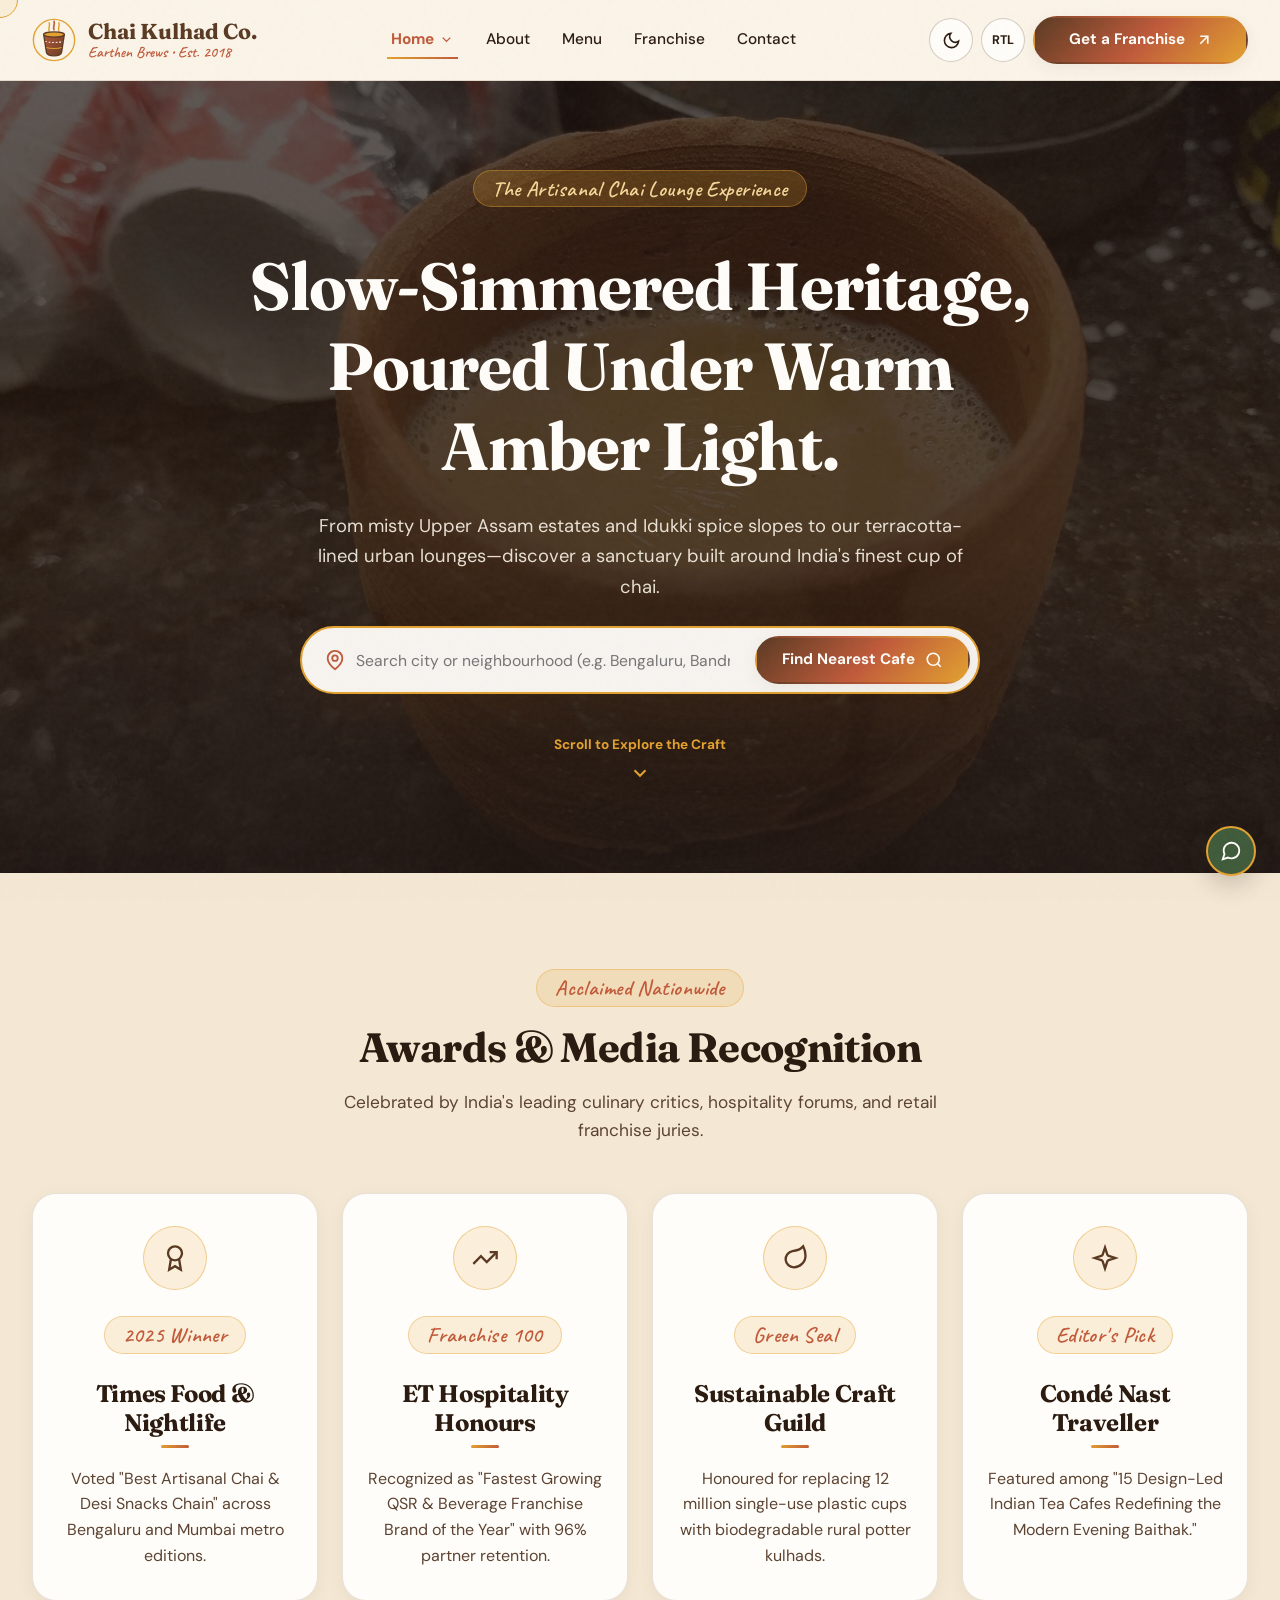
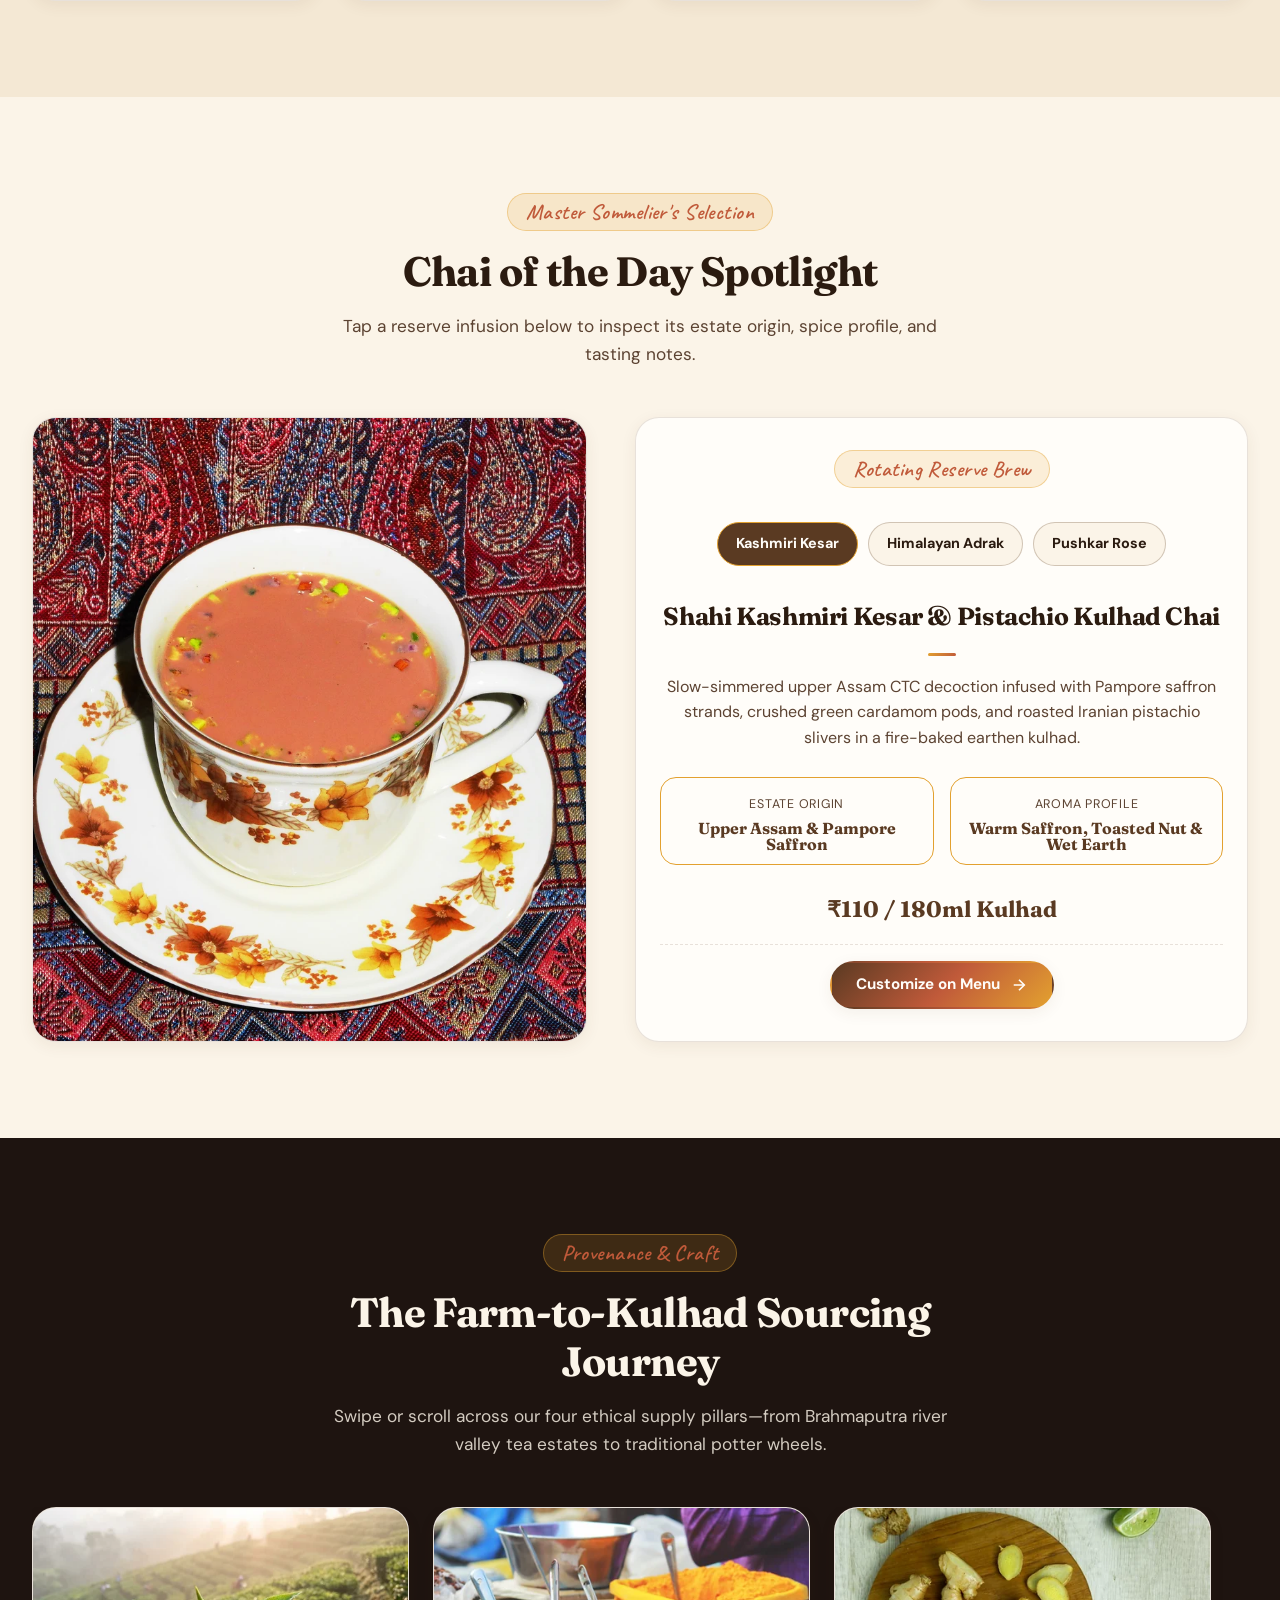
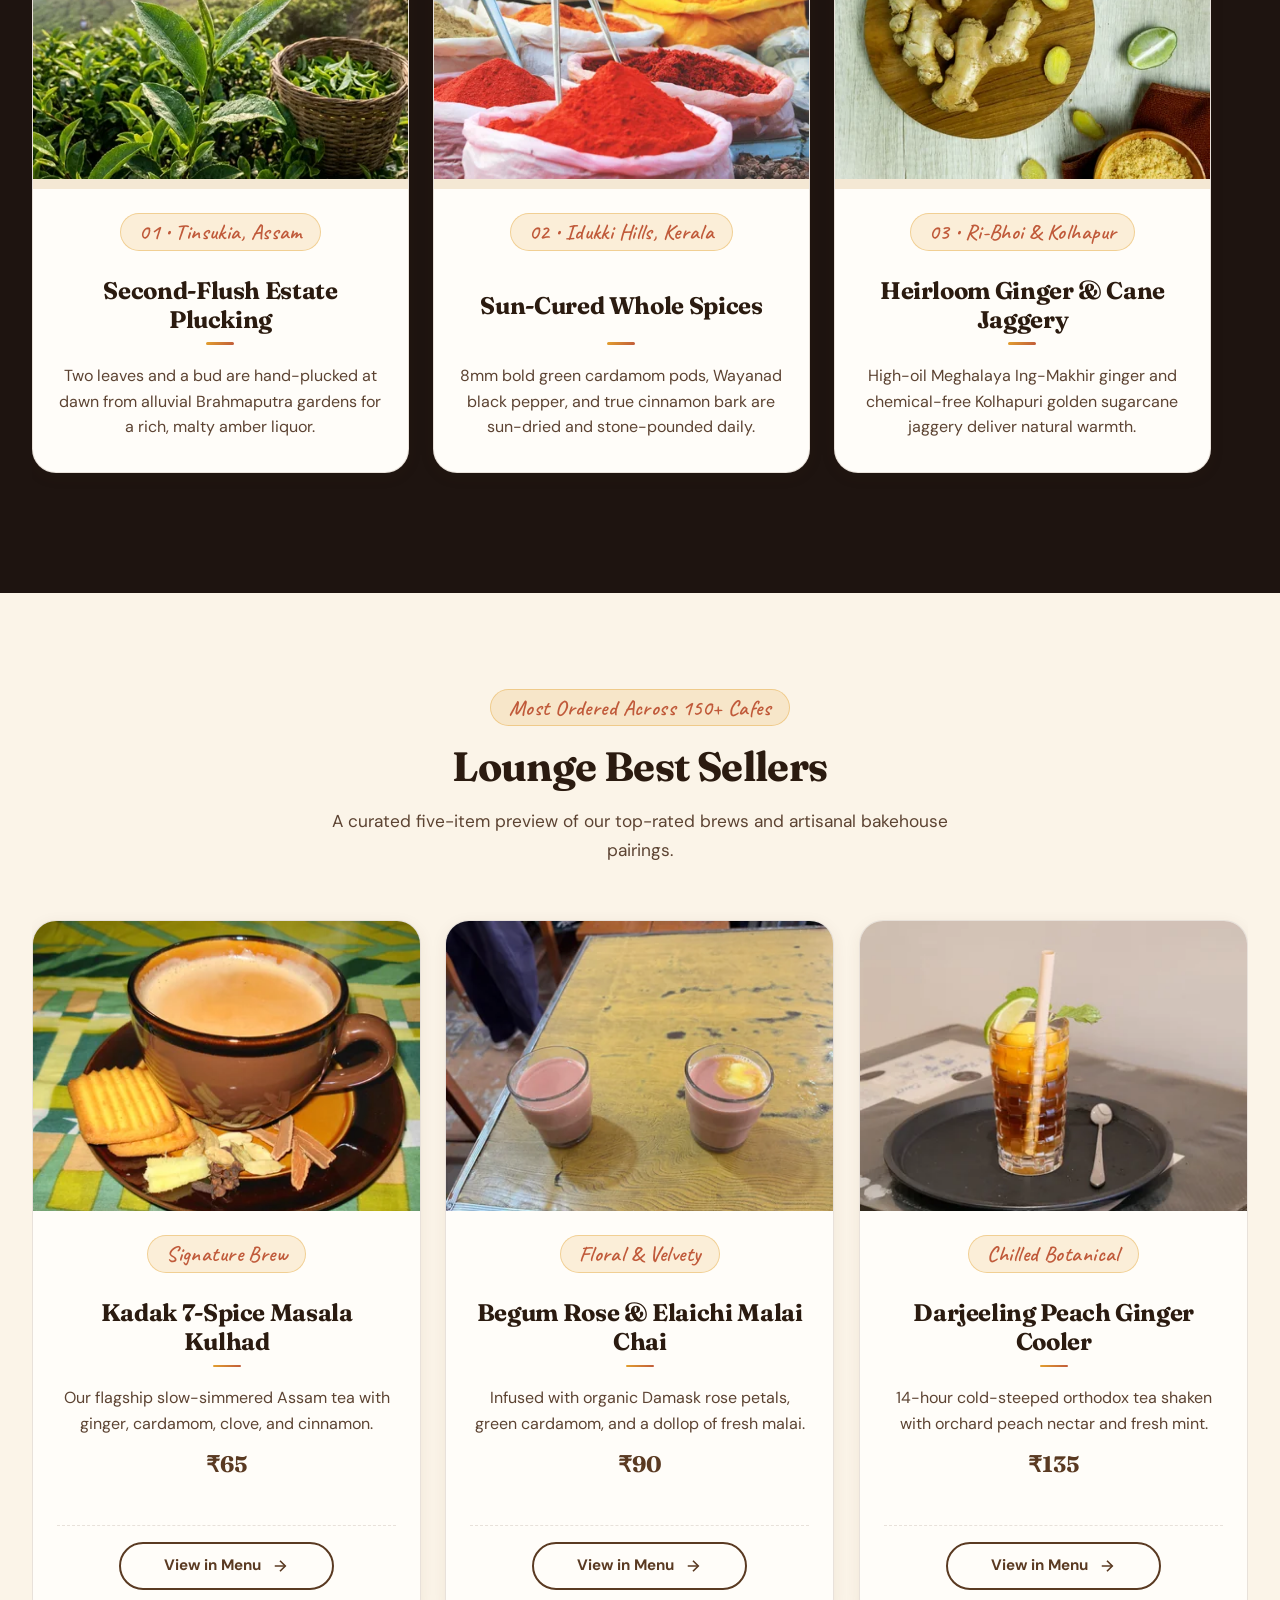
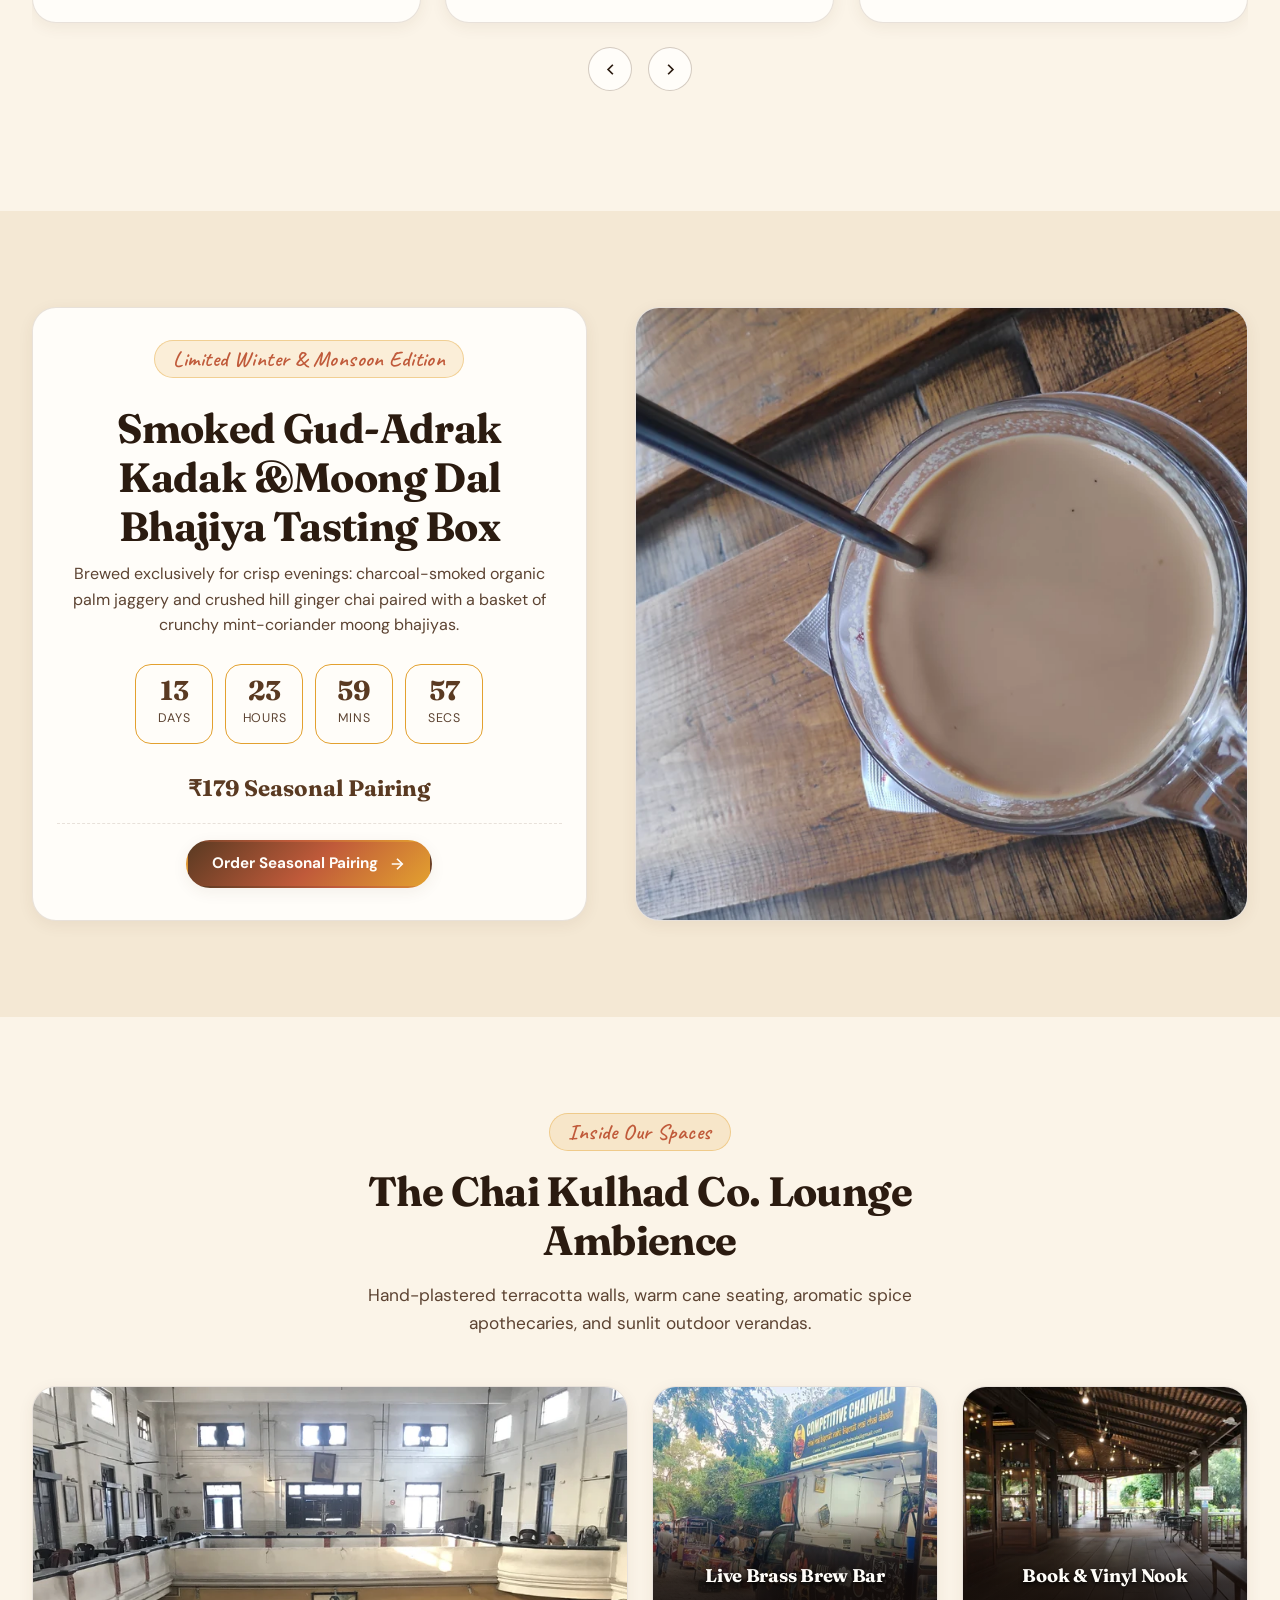
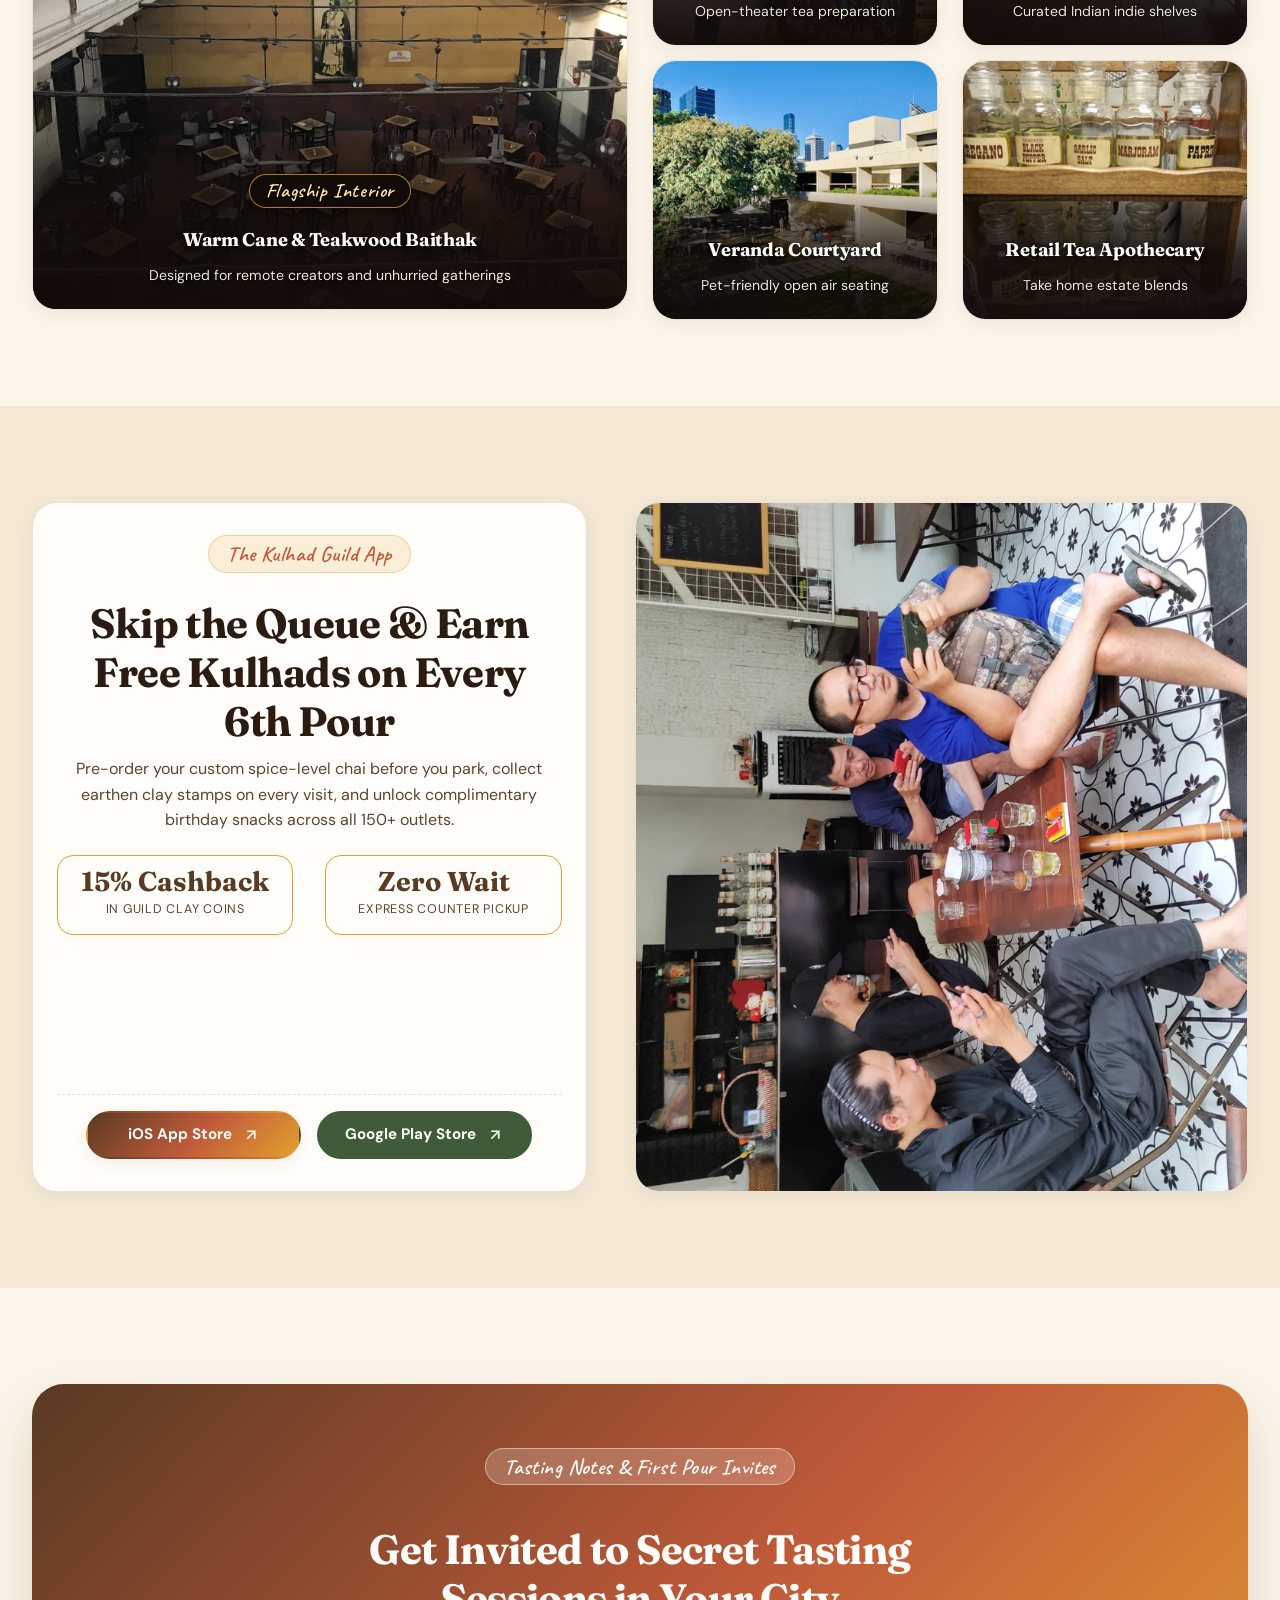
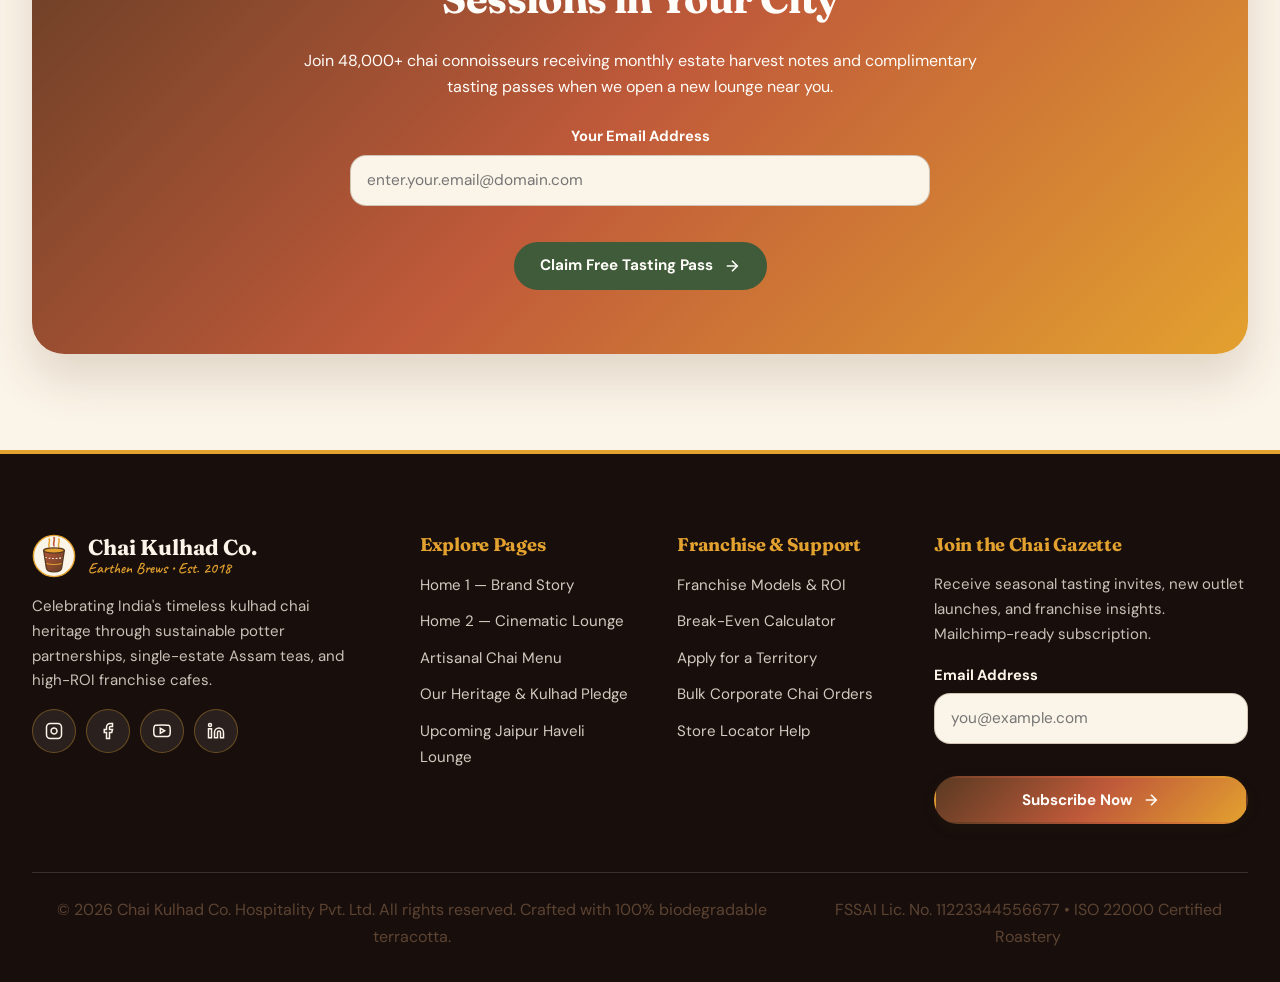
<file: pages/home-2.html>
<!DOCTYPE html>
<html lang="en" data-theme="light" dir="ltr">
<head>
  <meta charset="UTF-8">
  <meta name="viewport" content="width=device-width, initial-scale=1.0">
  <!-- Unique SEO Title (<= 60 chars) & Meta Description (150-160 chars) -->
  <title>Chai Kulhad Co. | Cinematic Chai Lounge &amp; Estate Craft</title>
  <meta name="description" content="Step inside Chai Kulhad Co.'s immersive chai lounges. Discover our farm-to-cup Assam tea sourcing, Chai of the Day spotlight, seasonal brews, and cafe locator.">
  <meta name="keywords" content="chai lounge india, farm to cup assam tea, artisanal kulhad cafe, chai of the day, indian tea bar">
  <meta name="robots" content="index, follow">
  <link rel="canonical" href="https://chaikulhadco.in/pages/home-2.html">

  <!-- Open Graph / Social Meta -->
  <meta property="og:type" content="website">
  <meta property="og:title" content="Chai Kulhad Co. | Cinematic Chai Lounge &amp; Estate Craft">
  <meta property="og:description" content="Explore our farm-to-cup Assam tea journey, seasonal kulhad specials, and find your nearest Chai Kulhad Co. lounge across 42 cities.">
  <meta property="og:url" content="https://chaikulhadco.in/pages/home-2.html">
  <meta property="og:image" content="../assets/images/hero/hero-cinematic-1.jpg">

  <!-- Local Favicon -->
  <link rel="icon" type="image/svg+xml" href="../assets/images/icons/favicon.svg">

  <!-- Stylesheets -->
  <link rel="stylesheet" href="../assets/css/style.css">
  <link rel="stylesheet" href="../assets/css/dark-mode.css">
  <link rel="stylesheet" href="../assets/css/rtl.css">

  <!-- JSON-LD Structured Data -->
  <script type="application/ld+json">
  {
    "@context": "https://schema.org",
    "@type": "FoodEstablishment",
    "name": "Chai Kulhad Co. — Signature Chai Lounges",
    "image": "https://chaikulhadco.in/assets/images/hero/hero-cinematic-1.jpg",
    "url": "https://chaikulhadco.in/pages/home-2.html",
    "telephone": "+91-80-4568-9200",
    "servesCuisine": ["Artisanal Kulhad Chai", "Cold Brew Teas", "Desi Bakery"],
    "priceRange": "₹45 - ₹380"
  }
  </script>
</head>
<body>
  <a href="#main-content" class="skip-link">Skip to main content</a>
  <div id="scroll-progress-bar" class="scroll-progress-bar" aria-hidden="true"></div>

  <div id="custom-cursor" class="custom-cursor" aria-hidden="true"></div>

  <!-- =====================================================================
       STICKY GLASSMORPHISM HEADER & NAVIGATION
       ===================================================================== -->
  <header class="site-header">
    <div class="container header-inner">
      <a href="index.html" class="brand-logo" aria-label="Chai Kulhad Co. Home">
        <img src="../assets/images/icons/logo-kulhad.svg" alt="Chai Kulhad Co. Emblem" width="44" height="44">
        <span class="brand-logo-text">
          <span>Chai Kulhad Co.</span>
          <span class="brand-logo-sub">Earthen Brews • Est. 2018</span>
        </span>
      </a>

      <nav class="main-nav" aria-label="Primary Navigation">
        <ul class="nav-list">
          <li class="nav-item has-dropdown">
            <a href="home-2.html" class="nav-link is-active" data-dropdown-toggle aria-haspopup="true" aria-expanded="false">
              Home
              <svg viewBox="0 0 24 24" width="15" height="15" fill="none" stroke="currentColor" stroke-width="2.2"><polyline points="6 9 12 15 18 9"/></svg>
            </a>
            <ul class="dropdown-menu" aria-label="Home Page Layouts">
              <li><a href="index.html" class="dropdown-link">Home 1 — Brand Story</a></li>
              <li><a href="home-2.html" class="dropdown-link is-active">Home 2 — Cinematic Lounge</a></li>
            </ul>
          </li>
          <li class="nav-item"><a href="about.html" class="nav-link">About</a></li>
          <li class="nav-item"><a href="menu.html" class="nav-link">Menu</a></li>
          <li class="nav-item"><a href="franchise.html" class="nav-link">Franchise</a></li>
          <li class="nav-item"><a href="contact.html" class="nav-link">Contact</a></li>
        </ul>
      </nav>

      <div class="header-actions">
        <button type="button" class="icon-btn" data-theme-toggle aria-label="Toggle dark or light theme">
          <svg class="icon-moon" viewBox="0 0 24 24" fill="none" stroke="currentColor" stroke-width="2"><path d="M21 12.79A9 9 0 1 1 11.21 3 7 7 0 0 0 21 12.79z"/></svg>
          <svg class="icon-sun" viewBox="0 0 24 24" fill="none" stroke="currentColor" stroke-width="2" style="display:none"><circle cx="12" cy="12" r="5"/><line x1="12" y1="1" x2="12" y2="3"/><line x1="12" y1="21" x2="12" y2="23"/><line x1="4.22" y1="4.22" x2="5.64" y2="5.64"/><line x1="18.36" y1="18.36" x2="19.78" y2="19.78"/><line x1="1" y1="12" x2="3" y2="12"/><line x1="21" y1="12" x2="23" y2="12"/><line x1="4.22" y1="19.78" x2="5.64" y2="18.36"/><line x1="18.36" y1="5.64" x2="19.78" y2="4.22"/></svg>
        </button>
        <button type="button" class="icon-btn" data-rtl-toggle aria-label="Toggle RTL layout">RTL</button>
        <a href="franchise.html" class="btn btn-primary header-cta">
          <span>Get a Franchise</span>
          <svg viewBox="0 0 24 24" fill="none" stroke="currentColor" stroke-width="2.2"><line x1="7" y1="17" x2="17" y2="7"/><polyline points="7 7 17 7 17 17"/></svg>
        </a>
        <button type="button" class="icon-btn mobile-menu-toggle" data-mobile-toggle aria-controls="mobile-nav-drawer" aria-expanded="false" aria-label="Open navigation menu">
          <svg viewBox="0 0 24 24" fill="none" stroke="currentColor" stroke-width="2.2"><line x1="3" y1="6" x2="21" y2="6"/><line x1="3" y1="12" x2="21" y2="12"/><line x1="3" y1="18" x2="21" y2="18"/></svg>
        </button>
      </div>
    </div>

    <div id="mobile-nav-drawer" class="mobile-nav-drawer" aria-label="Mobile Navigation">
      <ul class="mobile-nav-list">
        <li class="mobile-nav-item has-dropdown">
          <a href="index.html" class="mobile-nav-link is-active" data-dropdown-toggle aria-haspopup="true" aria-expanded="false">
            <span>Home</span>
            <svg viewBox="0 0 24 24" width="15" height="15" fill="none" stroke="currentColor" stroke-width="2.2"><polyline points="6 9 12 15 18 9"/></svg>
          </a>
          <ul class="mobile-dropdown-menu" aria-label="Home Page Layouts">
            <li><a href="index.html" class="mobile-dropdown-link">Home 1 — Brand Story</a></li>
            <li><a href="home-2.html" class="mobile-dropdown-link is-active">Home 2 — Cinematic Lounge</a></li>
          </ul>
        </li>
        <li class="mobile-nav-item"><a href="about.html" class="mobile-nav-link">About</a></li>
        <li class="mobile-nav-item"><a href="menu.html" class="mobile-nav-link">Menu</a></li>
        <li class="mobile-nav-item"><a href="franchise.html" class="mobile-nav-link">Franchise</a></li>
        <li class="mobile-nav-item"><a href="contact.html" class="mobile-nav-link">Contact</a></li>
      </ul>
      <div class="mobile-nav-actions">
        <button type="button" class="icon-btn" data-theme-toggle aria-label="Toggle dark or light theme">
          <svg class="icon-moon" viewBox="0 0 24 24" fill="none" stroke="currentColor" stroke-width="2"><path d="M21 12.79A9 9 0 1 1 11.21 3 7 7 0 0 0 21 12.79z"/></svg>
          <svg class="icon-sun" viewBox="0 0 24 24" fill="none" stroke="currentColor" stroke-width="2" style="display:none"><circle cx="12" cy="12" r="5"/><line x1="12" y1="1" x2="12" y2="3"/><line x1="12" y1="21" x2="12" y2="23"/><line x1="4.22" y1="4.22" x2="5.64" y2="5.64"/><line x1="18.36" y1="18.36" x2="19.78" y2="19.78"/><line x1="1" y1="12" x2="3" y2="12"/><line x1="21" y1="12" x2="23" y2="12"/><line x1="4.22" y1="19.78" x2="5.64" y2="18.36"/><line x1="18.36" y1="5.64" x2="19.78" y2="4.22"/></svg>
        </button>
        <button type="button" class="icon-btn" data-rtl-toggle aria-label="Toggle RTL layout">RTL</button>
      </div>
      <a href="franchise.html" class="btn btn-primary">
        <span>Get a Franchise</span>
        <svg viewBox="0 0 24 24" fill="none" stroke="currentColor" stroke-width="2.2"><line x1="7" y1="17" x2="17" y2="7"/><polyline points="7 7 17 7 17 17"/></svg>
      </a>
    </div>
  </header>

  <main id="main-content">
    <!-- ===================================================================
         SECTION 1.2.1: FULL-BLEED CINEMATIC HERO SLIDESHOW + CAFE LOCATOR
         =================================================================== -->
    <section class="hero-cinematic" aria-labelledby="hero-home2-heading">
      <div class="hero-slides" data-hero-slideshow aria-hidden="true">
        <div class="hero-slide is-active">
          <picture>
            <source srcset="../assets/images/hero/hero-cinematic-1-sm.webp 600w, ../assets/images/hero/hero-cinematic-1.webp 1600w" sizes="100vw" type="image/webp">
            <img src="../assets/images/hero/hero-cinematic-1.jpg" alt="Dark atmospheric close-up of steaming spiced Indian tea" width="1600" height="900" fetchpriority="high">
          </picture>
        </div>
        <div class="hero-slide">
          <picture>
            <source srcset="../assets/images/hero/hero-cinematic-2-sm.webp 600w, ../assets/images/hero/hero-cinematic-2.webp 1600w" sizes="100vw" type="image/webp">
            <img src="../assets/images/hero/hero-cinematic-2.jpg" alt="Misty green Assam tea garden hills at sunrise" width="1600" height="900" loading="lazy">
          </picture>
        </div>
        <div class="hero-slide">
          <picture>
            <source srcset="../assets/images/hero/hero-cinematic-3-sm.webp 600w, ../assets/images/hero/hero-cinematic-3.webp 1600w" sizes="100vw" type="image/webp">
            <img src="../assets/images/hero/hero-cinematic-3.jpg" alt="Warm boutique chai lounge interior with glowing lamps" width="1600" height="900" loading="lazy">
          </picture>
        </div>
      </div>
      <div class="hero-cinematic-overlay" aria-hidden="true"></div>

      <div class="container hero-cinematic-content">
        <span class="section-tag" style="background:rgba(227,161,47,0.22);color:#F5D799;">The Artisanal Chai Lounge Experience</span>
        <h1 id="hero-home2-heading">Slow-Simmered Heritage, Poured Under Warm Amber Light.</h1>
        <p class="sub-text">From misty Upper Assam estates and Idukki spice slopes to our terracotta-lined urban lounges—discover a sanctuary built around India's finest cup of chai.</p>

        <!-- Floating Find Your Nearest Chai Cafe Search Bar -->
        <form id="cafe-locator-form" class="cafe-locator-bar" role="search" aria-label="Find Your Nearest Chai Cafe">
          <div class="cafe-locator-input-wrap">
            <svg viewBox="0 0 24 24" fill="none" stroke="currentColor" stroke-width="2"><path d="M20 10c0 6-8 12-8 12s-8-6-8-12a8 8 0 0 1 16 0Z"/><circle cx="12" cy="10" r="3"/></svg>
            <label for="cafe-locator-input" class="skip-link">Search city or neighbourhood</label>
            <input type="search" id="cafe-locator-input" class="cafe-locator-input" placeholder="Search city or neighbourhood (e.g. Bengaluru, Bandra, Jaipur)...">
          </div>
          <button type="submit" class="btn btn-primary">
            <span>Find Nearest Cafe</span>
            <svg viewBox="0 0 24 24" fill="none" stroke="currentColor" stroke-width="2.2"><circle cx="11" cy="11" r="8"/><line x1="21" y1="21" x2="16.65" y2="16.65"/></svg>
          </button>
        </form>
        <div id="locator-results" class="locator-results" role="region" aria-live="polite"></div>

        <a href="#awards-strip" class="scroll-down-indicator" aria-label="Scroll down to explore">
          <span>Scroll to Explore the Craft</span>
          <svg viewBox="0 0 24 24" width="22" height="22" fill="none" stroke="currentColor" stroke-width="2.2"><polyline points="6 9 12 15 18 9"/></svg>
        </a>
      </div>
    </section>

    <!-- ===================================================================
         SECTION 1.2.2: FEATURED-IN / AWARDS RECOGNITION STRIP
         =================================================================== -->
    <section id="awards-strip" class="section section-alt" aria-labelledby="awards-heading">
      <div class="container">
        <div class="section-header">
          <span class="section-tag">Acclaimed Nationwide</span>
          <h2 id="awards-heading">Awards &amp; Media Recognition</h2>
          <p>Celebrated by India's leading culinary critics, hospitality forums, and retail franchise juries.</p>
        </div>

        <div class="grid-4">
          <article class="tilt-card">
            <div class="card-body">
              <div class="card-icon">
                <svg viewBox="0 0 24 24" fill="none" stroke="currentColor" stroke-width="2"><circle cx="12" cy="8" r="6"/><path d="M15.477 12.89 17 22l-5-3-5 3 1.523-9.11"/></svg>
              </div>
              <span class="card-tag">2025 Winner</span>
              <h3>Times Food &amp; Nightlife</h3>
              <p>Voted "Best Artisanal Chai &amp; Desi Snacks Chain" across Bengaluru and Mumbai metro editions.</p>
            </div>
          </article>

          <article class="tilt-card">
            <div class="card-body">
              <div class="card-icon">
                <svg viewBox="0 0 24 24" fill="none" stroke="currentColor" stroke-width="2"><polyline points="22 7 13.5 15.5 8.5 10.5 2 17"/><polyline points="16 7 22 7 22 13"/></svg>
              </div>
              <span class="card-tag">Franchise 100</span>
              <h3>ET Hospitality Honours</h3>
              <p>Recognized as "Fastest Growing QSR &amp; Beverage Franchise Brand of the Year" with 96% partner retention.</p>
            </div>
          </article>

          <article class="tilt-card">
            <div class="card-body">
              <div class="card-icon">
                <svg viewBox="0 0 24 24" fill="none" stroke="currentColor" stroke-width="2"><path d="M11 20A7 7 0 0 1 9.8 6.1C15.5 5 17 4.48 19 2c1 2 2 4.18 2 8 0 5.5-4.78 10-10 10Z"/></svg>
              </div>
              <span class="card-tag">Green Seal</span>
              <h3>Sustainable Craft Guild</h3>
              <p>Honoured for replacing 12 million single-use plastic cups with biodegradable rural potter kulhads.</p>
            </div>
          </article>

          <article class="tilt-card">
            <div class="card-body">
              <div class="card-icon">
                <svg viewBox="0 0 24 24" fill="none" stroke="currentColor" stroke-width="2"><path d="m12 3-1.912 5.813a2 2 0 0 1-1.275 1.275L3 12l5.813 1.912a2 2 0 0 1 1.275 1.275L12 21l1.912-5.813a2 2 0 0 1 1.275-1.275L21 12l-5.813-1.912a2 2 0 0 1-1.275-1.275L12 3Z"/></svg>
              </div>
              <span class="card-tag">Editor's Pick</span>
              <h3>Condé Nast Traveller</h3>
              <p>Featured among "15 Design-Led Indian Tea Cafes Redefining the Modern Evening Baithak."</p>
            </div>
          </article>
        </div>
      </div>
    </section>

    <!-- ===================================================================
         SECTION 1.2.3: CHAI OF THE DAY SPOTLIGHT (ROTATING TASTING NOTES)
         =================================================================== -->
    <section class="section" aria-labelledby="spotlight-heading">
      <div class="container">
        <div class="section-header">
          <span class="section-tag">Master Sommelier's Selection</span>
          <h2 id="spotlight-heading">Chai of the Day Spotlight</h2>
          <p>Tap a reserve infusion below to inspect its estate origin, spice profile, and tasting notes.</p>
        </div>

        <div class="spotlight-grid">
          <div class="tilt-card drink-card" style="padding:0;overflow:hidden;">
            <div class="card-media" style="margin:0;width:100%;aspect-ratio:1/1;">
              <picture>
                <source srcset="../assets/images/menu/menu-spotlight-kesar-sm.webp 450w, ../assets/images/menu/menu-spotlight-kesar.webp 900w" sizes="(max-width: 768px) 100vw, 520px" type="image/webp">
                <img src="../assets/images/menu/menu-spotlight-kesar.jpg" alt="Close-up of Shahi Kashmiri Kesar and Pistachio Kulhad Chai" width="900" height="900" loading="lazy">
              </picture>
            </div>
          </div>

          <div class="tilt-card">
            <div class="card-body">
              <span class="card-tag">Rotating Reserve Brew</span>
              <div class="option-pills" role="group" aria-label="Select Spotlight Brew">
                <button type="button" class="option-pill is-selected" data-spotlight-flavor="kesar">Kashmiri Kesar</button>
                <button type="button" class="option-pill" data-spotlight-flavor="adrak">Himalayan Adrak</button>
                <button type="button" class="option-pill" data-spotlight-flavor="gulab">Pushkar Rose</button>
              </div>

              <h3 id="spotlight-title" style="margin-top:12px;font-size:1.55rem;">Shahi Kashmiri Kesar &amp; Pistachio Kulhad Chai</h3>
              <p id="spotlight-desc">Slow-simmered upper Assam CTC decoction infused with Pampore saffron strands, crushed green cardamom pods, and roasted Iranian pistachio slivers in a fire-baked earthen kulhad.</p>

              <div class="tasting-notes-grid">
                <div class="countdown-unit">
                  <span>Estate Origin</span>
                  <strong id="spotlight-origin" style="font-size:1rem;margin-top:4px;">Upper Assam &amp; Pampore Saffron</strong>
                </div>
                <div class="countdown-unit">
                  <span>Aroma Profile</span>
                  <strong id="spotlight-aroma" style="font-size:1rem;margin-top:4px;">Warm Saffron, Toasted Nut &amp; Wet Earth</strong>
                </div>
              </div>

              <div class="price-tag" id="spotlight-price">₹110 / 180ml Kulhad</div>
            </div>
            <div class="card-footer">
              <a href="menu.html" class="btn btn-primary">
                <span>Customize on Menu</span>
                <svg viewBox="0 0 24 24" fill="none" stroke="currentColor" stroke-width="2.2"><line x1="5" y1="12" x2="19" y2="12"/><polyline points="12 5 19 12 12 19"/></svg>
              </a>
            </div>
          </div>
        </div>
      </div>
    </section>

    <!-- ===================================================================
         SECTION 1.2.4: FARM-TO-CUP JOURNEY (HORIZONTAL SCROLL-SNAP)
         =================================================================== -->
    <section class="section section-dark" aria-labelledby="farm-journey-heading">
      <div class="container">
        <div class="section-header">
          <span class="section-tag">Provenance &amp; Craft</span>
          <h2 id="farm-journey-heading">The Farm-to-Kulhad Sourcing Journey</h2>
          <p>Swipe or scroll across our four ethical supply pillars—from Brahmaputra river valley tea estates to traditional potter wheels.</p>
        </div>

        <div class="farm-scroll-track" role="region" aria-label="Farm to Cup Storytelling Cards" tabindex="0">
          <!-- Stage 1 -->
          <article class="tilt-card">
            <div class="card-media">
              <picture>
                <source srcset="../assets/images/cafe/cafe-sourcing-assam-sm.webp 450w, ../assets/images/cafe/cafe-sourcing-assam.webp 900w" sizes="400px" type="image/webp">
                <img src="../assets/images/cafe/cafe-sourcing-assam.jpg" alt="Lush green tea leaves in Upper Assam tea garden" width="900" height="650" loading="lazy">
              </picture>
            </div>
            <div class="card-body">
              <span class="card-tag">01 • Tinsukia, Assam</span>
              <h3>Second-Flush Estate Plucking</h3>
              <p>Two leaves and a bud are hand-plucked at dawn from alluvial Brahmaputra gardens for a rich, malty amber liquor.</p>
            </div>
          </article>

          <!-- Stage 2 -->
          <article class="tilt-card">
            <div class="card-media">
              <picture>
                <source srcset="../assets/images/cafe/cafe-sourcing-spices-sm.webp 450w, ../assets/images/cafe/cafe-sourcing-spices.webp 900w" sizes="400px" type="image/webp">
                <img src="../assets/images/cafe/cafe-sourcing-spices.jpg" alt="Whole green cardamom pods, cinnamon bark, and cloves" width="900" height="650" loading="lazy">
              </picture>
            </div>
            <div class="card-body">
              <span class="card-tag">02 • Idukki Hills, Kerala</span>
              <h3>Sun-Cured Whole Spices</h3>
              <p>8mm bold green cardamom pods, Wayanad black pepper, and true cinnamon bark are sun-dried and stone-pounded daily.</p>
            </div>
          </article>

          <!-- Stage 3 -->
          <article class="tilt-card">
            <div class="card-media">
              <picture>
                <source srcset="../assets/images/cafe/cafe-sourcing-ginger-sm.webp 450w, ../assets/images/cafe/cafe-sourcing-ginger.webp 900w" sizes="400px" type="image/webp">
                <img src="../assets/images/cafe/cafe-sourcing-ginger.jpg" alt="Fresh organic heirloom ginger roots on rustic wood" width="900" height="650" loading="lazy">
              </picture>
            </div>
            <div class="card-body">
              <span class="card-tag">03 • Ri-Bhoi &amp; Kolhapur</span>
              <h3>Heirloom Ginger &amp; Cane Jaggery</h3>
              <p>High-oil Meghalaya Ing-Makhir ginger and chemical-free Kolhapuri golden sugarcane jaggery deliver natural warmth.</p>
            </div>
          </article>

          <!-- Stage 4 -->
          <article class="tilt-card">
            <div class="card-media">
              <picture>
                <source srcset="../assets/images/cafe/cafe-sourcing-kulhad-sm.webp 450w, ../assets/images/cafe/cafe-sourcing-kulhad.webp 900w" sizes="400px" type="image/webp">
                <img src="../assets/images/cafe/cafe-sourcing-kulhad.jpg" alt="Artisan potter shaping terracotta clay on a spinning wheel" width="900" height="650" loading="lazy">
              </picture>
            </div>
            <div class="card-body">
              <span class="card-tag">04 • Khurja &amp; Bankura</span>
              <h3>Hand-Thrown Terracotta Kulhads</h3>
              <p>Shaped on potter wheels from river clay and kiln-fired without toxic glazes for authentic sondhi aroma.</p>
            </div>
          </article>
        </div>
      </div>
    </section>

    <!-- ===================================================================
         SECTION 1.2.5: BEST SELLERS CAROUSEL (5 SWIPEABLE TILT CARDS)
         =================================================================== -->
    <section class="section" aria-labelledby="bestsellers-heading">
      <div class="container">
        <div class="section-header">
          <span class="section-tag">Most Ordered Across 150+ Cafes</span>
          <h2 id="bestsellers-heading">Lounge Best Sellers</h2>
          <p>A curated five-item preview of our top-rated brews and artisanal bakehouse pairings.</p>
        </div>

        <div class="slider-wrapper" data-slider>
          <div class="slider-track">
            <!-- Best Seller 1 -->
            <div class="slider-slide">
              <article class="tilt-card drink-card">
                <div class="card-media">
                  <picture>
                    <source srcset="../assets/images/menu/menu-bestseller-masala-sm.webp 400w, ../assets/images/menu/menu-bestseller-masala.webp 800w" sizes="360px" type="image/webp">
                    <img src="../assets/images/menu/menu-bestseller-masala.jpg" alt="Kadak 7-Spice Masala Chai served with whole spices" width="800" height="650" loading="lazy">
                  </picture>
                </div>
                <div class="card-body">
                  <span class="card-tag">Signature Brew</span>
                  <h3>Kadak 7-Spice Masala Kulhad</h3>
                  <p>Our flagship slow-simmered Assam tea with ginger, cardamom, clove, and cinnamon.</p>
                  <div class="price-tag">₹65</div>
                </div>
                <div class="card-footer">
                  <a href="menu.html" class="btn btn-outline">
                    <span>View in Menu</span>
                    <svg viewBox="0 0 24 24" fill="none" stroke="currentColor" stroke-width="2.2"><line x1="5" y1="12" x2="19" y2="12"/><polyline points="12 5 19 12 12 19"/></svg>
                  </a>
                </div>
              </article>
            </div>

            <!-- Best Seller 2 -->
            <div class="slider-slide">
              <article class="tilt-card drink-card">
                <div class="card-media">
                  <picture>
                    <source srcset="../assets/images/menu/menu-bestseller-rose-sm.webp 400w, ../assets/images/menu/menu-bestseller-rose.webp 800w" sizes="360px" type="image/webp">
                    <img src="../assets/images/menu/menu-bestseller-rose.jpg" alt="Begum Rose and Cardamom Malai Chai" width="800" height="650" loading="lazy">
                  </picture>
                </div>
                <div class="card-body">
                  <span class="card-tag">Floral &amp; Velvety</span>
                  <h3>Begum Rose &amp; Elaichi Malai Chai</h3>
                  <p>Infused with organic Damask rose petals, green cardamom, and a dollop of fresh malai.</p>
                  <div class="price-tag">₹90</div>
                </div>
                <div class="card-footer">
                  <a href="menu.html" class="btn btn-outline">
                    <span>View in Menu</span>
                    <svg viewBox="0 0 24 24" fill="none" stroke="currentColor" stroke-width="2.2"><line x1="5" y1="12" x2="19" y2="12"/><polyline points="12 5 19 12 12 19"/></svg>
                  </a>
                </div>
              </article>
            </div>

            <!-- Best Seller 3 -->
            <div class="slider-slide">
              <article class="tilt-card drink-card">
                <div class="card-media">
                  <picture>
                    <source srcset="../assets/images/menu/menu-bestseller-iced-sm.webp 400w, ../assets/images/menu/menu-bestseller-iced.webp 800w" sizes="360px" type="image/webp">
                    <img src="../assets/images/menu/menu-bestseller-iced.jpg" alt="Darjeeling First-Flush Peach Ginger Iced Cooler" width="800" height="650" loading="lazy">
                  </picture>
                </div>
                <div class="card-body">
                  <span class="card-tag">Chilled Botanical</span>
                  <h3>Darjeeling Peach Ginger Cooler</h3>
                  <p>14-hour cold-steeped orthodox tea shaken with orchard peach nectar and fresh mint.</p>
                  <div class="price-tag">₹135</div>
                </div>
                <div class="card-footer">
                  <a href="menu.html" class="btn btn-outline">
                    <span>View in Menu</span>
                    <svg viewBox="0 0 24 24" fill="none" stroke="currentColor" stroke-width="2.2"><line x1="5" y1="12" x2="19" y2="12"/><polyline points="12 5 19 12 12 19"/></svg>
                  </a>
                </div>
              </article>
            </div>

            <!-- Best Seller 4 -->
            <div class="slider-slide">
              <article class="tilt-card">
                <div class="card-media">
                  <picture>
                    <source srcset="../assets/images/menu/menu-bestseller-bunmaska-sm.webp 400w, ../assets/images/menu/menu-bestseller-bunmaska.webp 800w" sizes="360px" type="image/webp">
                    <img src="../assets/images/menu/menu-bestseller-bunmaska.jpg" alt="Irani Cafe Style Whipped Malai Bun Maska" width="800" height="650" loading="lazy">
                  </picture>
                </div>
                <div class="card-body">
                  <span class="card-tag">Bakehouse Classic</span>
                  <h3>Irani Tutty-Fruity Bun Maska</h3>
                  <p>Pillow-soft house-baked milk pav toasted on brass tawa with whipped salted white butter.</p>
                  <div class="price-tag">₹75</div>
                </div>
                <div class="card-footer">
                  <a href="menu.html" class="btn btn-outline">
                    <span>View in Menu</span>
                    <svg viewBox="0 0 24 24" fill="none" stroke="currentColor" stroke-width="2.2"><line x1="5" y1="12" x2="19" y2="12"/><polyline points="12 5 19 12 12 19"/></svg>
                  </a>
                </div>
              </article>
            </div>

            <!-- Best Seller 5 -->
            <div class="slider-slide">
              <article class="tilt-card">
                <div class="card-media">
                  <picture>
                    <source srcset="../assets/images/menu/menu-bestseller-samosa-sm.webp 400w, ../assets/images/menu/menu-bestseller-samosa.webp 800w" sizes="360px" type="image/webp">
                    <img src="../assets/images/menu/menu-bestseller-samosa.jpg" alt="Crispy Old-Delhi Matar Hing Samosa Platter" width="800" height="650" loading="lazy">
                  </picture>
                </div>
                <div class="card-body">
                  <span class="card-tag">All-Time Pairing</span>
                  <h3>Old-Delhi Hing Matar Samosa Duo</h3>
                  <p>Flaky hand-folded pastry filled with roasted cumin potatoes, green peas, and tamarind jaggery dip.</p>
                  <div class="price-tag">₹85</div>
                </div>
                <div class="card-footer">
                  <a href="menu.html" class="btn btn-outline">
                    <span>View in Menu</span>
                    <svg viewBox="0 0 24 24" fill="none" stroke="currentColor" stroke-width="2.2"><line x1="5" y1="12" x2="19" y2="12"/><polyline points="12 5 19 12 12 19"/></svg>
                  </a>
                </div>
              </article>
            </div>
          </div>

          <div class="slider-controls">
            <button type="button" class="icon-btn" data-slider-prev aria-label="Previous best seller">
              <svg viewBox="0 0 24 24" fill="none" stroke="currentColor" stroke-width="2.2"><polyline points="15 18 9 12 15 6"/></svg>
            </button>
            <button type="button" class="icon-btn" data-slider-next aria-label="Next best seller">
              <svg viewBox="0 0 24 24" fill="none" stroke="currentColor" stroke-width="2.2"><polyline points="9 18 15 12 9 6"/></svg>
            </button>
          </div>
        </div>
      </div>
    </section>

    <!-- ===================================================================
         SECTION 1.2.6: SEASONAL SPECIALS WITH COUNTDOWN TIMER
         =================================================================== -->
    <section class="section section-alt" aria-labelledby="seasonal-heading">
      <div class="container">
        <div class="spotlight-grid">
          <div class="tilt-card">
            <div class="card-body">
              <span class="card-tag">Limited Winter &amp; Monsoon Edition</span>
              <h2 id="seasonal-heading">Smoked Gud-Adrak Kadak &amp;Moong Dal Bhajiya Tasting Box</h2>
              <p>Brewed exclusively for crisp evenings: charcoal-smoked organic palm jaggery and crushed hill ginger chai paired with a basket of crunchy mint-coriander moong bhajiyas.</p>

              <div class="countdown-boxes" data-countdown data-countdown-days="14" aria-label="Seasonal edition countdown">
                <div class="countdown-unit">
                  <strong data-cd-days>14</strong>
                  <span>Days</span>
                </div>
                <div class="countdown-unit">
                  <strong data-cd-hours>09</strong>
                  <span>Hours</span>
                </div>
                <div class="countdown-unit">
                  <strong data-cd-mins>42</strong>
                  <span>Mins</span>
                </div>
                <div class="countdown-unit">
                  <strong data-cd-secs>18</strong>
                  <span>Secs</span>
                </div>
              </div>

              <div class="price-tag">₹179 Seasonal Pairing</div>
            </div>
            <div class="card-footer">
              <a href="menu.html" class="btn btn-primary">
                <span>Order Seasonal Pairing</span>
                <svg viewBox="0 0 24 24" fill="none" stroke="currentColor" stroke-width="2.2"><line x1="5" y1="12" x2="19" y2="12"/><polyline points="12 5 19 12 12 19"/></svg>
              </a>
            </div>
          </div>

          <div class="tilt-card drink-card" style="padding:0;overflow:hidden;">
            <div class="card-media" style="margin:0;width:100%;aspect-ratio:4/3;">
              <picture>
                <source srcset="../assets/images/menu/menu-seasonal-monsoon-sm.webp 500w, ../assets/images/menu/menu-seasonal-monsoon.webp 1000w" sizes="(max-width: 768px) 100vw, 560px" type="image/webp">
                <img src="../assets/images/menu/menu-seasonal-monsoon.jpg" alt="Seasonal Smoked Gud-Adrak Chai served on a rustic wooden tray" width="1000" height="750" loading="lazy">
              </picture>
            </div>
          </div>
        </div>
      </div>
    </section>

    <!-- ===================================================================
         SECTION 1.2.7: CAFE AMBIENCE BENTO GRID
         =================================================================== -->
    <section class="section" aria-labelledby="bento-heading">
      <div class="container">
        <div class="section-header">
          <span class="section-tag">Inside Our Spaces</span>
          <h2 id="bento-heading">The Chai Kulhad Co. Lounge Ambience</h2>
          <p>Hand-plastered terracotta walls, warm cane seating, aromatic spice apothecaries, and sunlit outdoor verandas.</p>
        </div>

        <div class="bento-grid">
          <article class="tilt-card masonry-card bento-large">
            <picture>
              <source srcset="../assets/images/cafe/cafe-bento-lounge-sm.webp 450w, ../assets/images/cafe/cafe-bento-lounge.webp 900w" sizes="(max-width: 768px) 100vw, 600px" type="image/webp">
              <img src="../assets/images/cafe/cafe-bento-lounge.jpg" alt="Warm wooden seating and pendant lighting inside flagship Chai Kulhad lounge" width="900" height="700" loading="lazy">
            </picture>
            <div class="masonry-caption">
              <span class="card-tag">Flagship Interior</span>
              <h3>Warm Cane &amp; Teakwood Baithak</h3>
              <p>Designed for remote creators and unhurried gatherings</p>
            </div>
          </article>

          <article class="tilt-card masonry-card">
            <picture>
              <source srcset="../assets/images/cafe/cafe-bento-barista-sm.webp 400w, ../assets/images/cafe/cafe-bento-barista.webp 700w" sizes="320px" type="image/webp">
              <img src="../assets/images/cafe/cafe-bento-barista.jpg" alt="Chai master pouring steaming brew behind brass bar" width="700" height="700" loading="lazy">
            </picture>
            <div class="masonry-caption">
              <h3>Live Brass Brew Bar</h3>
              <p>Open-theater tea preparation</p>
            </div>
          </article>

          <article class="tilt-card masonry-card">
            <picture>
              <source srcset="../assets/images/cafe/cafe-bento-corner-sm.webp 400w, ../assets/images/cafe/cafe-bento-corner.webp 700w" sizes="320px" type="image/webp">
              <img src="../assets/images/cafe/cafe-bento-corner.jpg" alt="Cozy reading corner with warm lamp and books" width="700" height="700" loading="lazy">
            </picture>
            <div class="masonry-caption">
              <h3>Book &amp; Vinyl Nook</h3>
              <p>Curated Indian indie shelves</p>
            </div>
          </article>

          <article class="tilt-card masonry-card">
            <picture>
              <source srcset="../assets/images/cafe/cafe-bento-terrace-sm.webp 450w, ../assets/images/cafe/cafe-bento-terrace.webp 900w" sizes="320px" type="image/webp">
              <img src="../assets/images/cafe/cafe-bento-terrace.jpg" alt="Outdoor courtyard seating under warm string lights" width="900" height="650" loading="lazy">
            </picture>
            <div class="masonry-caption">
              <h3>Veranda Courtyard</h3>
              <p>Pet-friendly open air seating</p>
            </div>
          </article>

          <article class="tilt-card masonry-card">
            <picture>
              <source srcset="../assets/images/cafe/cafe-bento-spiceshelf-sm.webp 400w, ../assets/images/cafe/cafe-bento-spiceshelf.webp 700w" sizes="320px" type="image/webp">
              <img src="../assets/images/cafe/cafe-bento-spiceshelf.jpg" alt="Glass apothecary jars filled with loose leaf teas and whole spices" width="700" height="700" loading="lazy">
            </picture>
            <div class="masonry-caption">
              <h3>Retail Tea Apothecary</h3>
              <p>Take home estate blends</p>
            </div>
          </article>
        </div>
      </div>
    </section>

    <!-- ===================================================================
         SECTION 1.2.8: DOWNLOAD APP / LOYALTY CLUB ("THE KULHAD GUILD")
         =================================================================== -->
    <section class="section section-alt" aria-labelledby="loyalty-heading">
      <div class="container">
        <div class="spotlight-grid">
          <div class="tilt-card">
            <div class="card-body">
              <span class="card-tag">The Kulhad Guild App</span>
              <h2 id="loyalty-heading">Skip the Queue &amp; Earn Free Kulhads on Every 6th Pour</h2>
              <p>Pre-order your custom spice-level chai before you park, collect earthen clay stamps on every visit, and unlock complimentary birthday snacks across all 150+ outlets.</p>

              <div class="grid-2" style="width:100%;margin:12px 0;">
                <div class="countdown-unit">
                  <strong>15% Cashback</strong>
                  <span>In Guild Clay Coins</span>
                </div>
                <div class="countdown-unit">
                  <strong>Zero Wait</strong>
                  <span>Express Counter Pickup</span>
                </div>
              </div>
            </div>
            <div class="card-footer">
              <div class="btn-group">
                <a href="coming-soon.html" class="btn btn-primary">
                  <span>iOS App Store</span>
                  <svg viewBox="0 0 24 24" fill="none" stroke="currentColor" stroke-width="2.2"><line x1="7" y1="17" x2="17" y2="7"/><polyline points="7 7 17 7 17 17"/></svg>
                </a>
                <a href="coming-soon.html" class="btn btn-secondary">
                  <span>Google Play Store</span>
                  <svg viewBox="0 0 24 24" fill="none" stroke="currentColor" stroke-width="2.2"><line x1="7" y1="17" x2="17" y2="7"/><polyline points="7 7 17 7 17 17"/></svg>
                </a>
              </div>
            </div>
          </div>

          <div class="tilt-card" style="padding:0;overflow:hidden;">
            <div class="card-media" style="margin:0;width:100%;aspect-ratio:4/4.2;">
              <picture>
                <source srcset="../assets/images/cafe/cafe-loyalty-phone-sm.webp 400w, ../assets/images/cafe/cafe-loyalty-phone.webp 800w" sizes="(max-width: 768px) 100vw, 480px" type="image/webp">
                <img src="../assets/images/cafe/cafe-loyalty-phone.jpg" alt="Customer holding smartphone with Chai Kulhad Co. loyalty app at a cafe table" width="800" height="900" loading="lazy">
              </picture>
            </div>
          </div>
        </div>
      </div>
    </section>

    <!-- ===================================================================
         SECTION 1.2.9: NEWSLETTER SIGNUP BAND
         =================================================================== -->
    <section class="section" aria-labelledby="newsletter-band-heading">
      <div class="container">
        <div class="cta-banner-box">
          <span class="section-tag">Tasting Notes &amp; First Pour Invites</span>
          <h2 id="newsletter-band-heading">Get Invited to Secret Tasting Sessions in Your City</h2>
          <p>Join 48,000+ chai connoisseurs receiving monthly estate harvest notes and complimentary tasting passes when we open a new lounge near you.</p>
          <form action="https://chaikulhadco.us21.list-manage.com/subscribe/post" method="post" data-validate-form data-success-msg="You're on the VIP Tasting List! Watch your inbox for your complimentary Kulhad pass." style="width:100%;max-width:580px;" novalidate>
            <div class="form-field" style="align-items:center;text-align:center;">
              <label for="home2-newsletter-email" class="form-label" style="color:#FFFDF9;">Your Email Address</label>
              <input type="email" id="home2-newsletter-email" name="EMAIL" class="form-input" placeholder="enter.your.email@domain.com" required>
              <span class="field-error" style="color:#F5D799;" aria-live="polite"></span>
            </div>
            <div class="btn-group" style="margin-top:12px;">
              <button type="submit" class="btn btn-secondary">
                <span>Claim Free Tasting Pass</span>
                <svg viewBox="0 0 24 24" fill="none" stroke="currentColor" stroke-width="2.2"><line x1="5" y1="12" x2="19" y2="12"/><polyline points="12 5 19 12 12 19"/></svg>
              </button>
            </div>
            <div class="form-status-box" role="status" aria-live="polite"></div>
          </form>
        </div>
      </div>
    </section>
  </main>

  <!-- =====================================================================
       DISTINCT ROASTED-TEA FOOTER
       ===================================================================== -->
  <footer class="site-footer">
    <div class="container">
      <div class="footer-top-grid">
        <div class="footer-col">
          <a href="index.html" class="brand-logo" style="color:#FBF4E8;">
            <img src="../assets/images/icons/logo-kulhad.svg" alt="Chai Kulhad Co. Logo" width="44" height="44">
            <span class="brand-logo-text">
              <span>Chai Kulhad Co.</span>
              <span class="brand-logo-sub" style="color:#E3A12F;">Earthen Brews • Est. 2018</span>
            </span>
          </a>
          <p>Celebrating India's timeless kulhad chai heritage through sustainable potter partnerships, single-estate Assam teas, and high-ROI franchise cafes.</p>
          <div class="social-row" aria-label="Social Media Links">
            <a href="https://instagram.com" class="social-icon-link" aria-label="Follow us on Instagram" rel="noopener">
              <svg viewBox="0 0 24 24" fill="none" stroke="currentColor" stroke-width="2"><rect x="2" y="2" width="20" height="20" rx="5"/><path d="M16 11.37A4 4 0 1 1 12.63 8 4 4 0 0 1 16 11.37z"/><line x1="17.5" y1="6.5" x2="17.51" y2="6.5"/></svg>
            </a>
            <a href="https://facebook.com" class="social-icon-link" aria-label="Follow us on Facebook" rel="noopener">
              <svg viewBox="0 0 24 24" fill="none" stroke="currentColor" stroke-width="2"><path d="M18 2h-3a5 5 0 0 0-5 5v3H7v4h3v8h4v-8h3l1-4h-4V7a1 1 0 0 1 1-1h3z"/></svg>
            </a>
            <a href="https://youtube.com" class="social-icon-link" aria-label="Subscribe on YouTube" rel="noopener">
              <svg viewBox="0 0 24 24" fill="none" stroke="currentColor" stroke-width="2"><path d="M22.54 6.42a2.78 2.78 0 0 0-1.94-2C18.88 4 12 4 12 4s-6.88 0-8.6.46a2.78 2.78 0 0 0-1.94 2A29 29 0 0 0 1 11.75a29 29 0 0 0 .46 5.33A2.78 2.78 0 0 0 3.4 19c1.72.46 8.6.46 8.6.46s6.88 0 8.6-.46a2.78 2.78 0 0 0 1.94-2 29 29 0 0 0 .46-5.25 29 29 0 0 0-.46-5.33z"/><polygon points="9.75 15.02 15.5 11.75 9.75 8.48 9.75 15.02"/></svg>
            </a>
            <a href="https://linkedin.com" class="social-icon-link" aria-label="Connect on LinkedIn" rel="noopener">
              <svg viewBox="0 0 24 24" fill="none" stroke="currentColor" stroke-width="2"><path d="M16 8a6 6 0 0 1 6 6v7h-4v-7a2 2 0 0 0-2-2 2 2 0 0 0-2 2v7h-4v-7a6 6 0 0 1 6-6z"/><rect x="2" y="9" width="4" height="12"/><circle cx="4" cy="4" r="2"/></svg>
            </a>
          </div>
        </div>

        <div class="footer-col">
          <h3>Explore Pages</h3>
          <ul class="footer-links">
            <li><a href="index.html">Home 1 — Brand Story</a></li>
            <li><a href="home-2.html">Home 2 — Cinematic Lounge</a></li>
            <li><a href="menu.html">Artisanal Chai Menu</a></li>
            <li><a href="about.html">Our Heritage &amp; Kulhad Pledge</a></li>
            <li><a href="coming-soon.html">Upcoming Jaipur Haveli Lounge</a></li>
          </ul>
        </div>

        <div class="footer-col">
          <h3>Franchise &amp; Support</h3>
          <ul class="footer-links">
            <li><a href="franchise.html">Franchise Models &amp; ROI</a></li>
            <li><a href="franchise.html#roi-calculator">Break-Even Calculator</a></li>
            <li><a href="contact.html?type=franchise#enquiry-form">Apply for a Territory</a></li>
            <li><a href="contact.html">Bulk Corporate Chai Orders</a></li>
            <li><a href="404.html">Store Locator Help</a></li>
          </ul>
        </div>

        <div class="footer-col">
          <h3>Join the Chai Gazette</h3>
          <p>Receive seasonal tasting invites, new outlet launches, and franchise insights. Mailchimp-ready subscription.</p>
          <form action="https://chaikulhadco.us21.list-manage.com/subscribe/post" method="post" data-validate-form data-success-msg="Welcome to the Chai Gazette! Check your inbox for a free Kulhad voucher." novalidate>
            <div class="form-field">
              <label for="footer-email-h2" class="form-label" style="color:#FBF4E8;">Email Address</label>
              <input type="email" id="footer-email-h2" name="EMAIL" class="form-input" placeholder="you@example.com" required>
              <span class="field-error" aria-live="polite"></span>
            </div>
            <button type="submit" class="btn btn-primary" style="margin-top:8px;width:100%;">
              <span>Subscribe Now</span>
              <svg viewBox="0 0 24 24" fill="none" stroke="currentColor" stroke-width="2.2"><line x1="5" y1="12" x2="19" y2="12"/><polyline points="12 5 19 12 12 19"/></svg>
            </button>
            <div class="form-status-box" role="status" aria-live="polite"></div>
          </form>
        </div>
      </div>

      <div class="footer-bottom">
        <p>&copy; 2026 Chai Kulhad Co. Hospitality Pvt. Ltd. All rights reserved. Crafted with 100% biodegradable terracotta.</p>
        <p>FSSAI Lic. No. 11223344556677 • ISO 22000 Certified Roastery</p>
      </div>
    </div>
  </footer>

  <!-- Floating Widgets: Scroll Up & WhatsApp Enquiry -->
  <div class="floating-widgets">
    <button type="button" id="back-to-top" class="back-to-top" aria-label="Scroll to top" title="Scroll to top">
      <svg viewBox="0 0 24 24" width="22" height="22" fill="none" stroke="currentColor" stroke-width="2.5" stroke-linecap="round" stroke-linejoin="round"><path d="M12 19V5M5 12l7-7 7 7"/></svg>
    </button>
    <a href="https://wa.me/918045689200?text=Hi%20Chai%20Kulhad%20Co.%2C%20I%20would%20like%20to%20enquire%20about%20a%20franchise." class="floating-whatsapp" aria-label="Chat on WhatsApp for Franchise Enquiry" title="Chat on WhatsApp" rel="noopener">
      <svg viewBox="0 0 24 24" fill="none" stroke="currentColor" stroke-width="2"><path d="M21 11.5a8.38 8.38 0 0 1-.9 3.8 8.5 8.5 0 0 1-7.6 4.7 8.38 8.38 0 0 1-3.8-.9L3 21l1.9-5.7a8.38 8.38 0 0 1-.9-3.8 8.5 8.5 0 0 1 4.7-7.6 8.38 8.38 0 0 1 3.8-.9h.5a8.48 8.48 0 0 1 8 8v.5z"/></svg>
    </a>
  </div>

  <script src="../assets/js/plugins/tilt.js"></script>
  <script src="../assets/js/plugins/counters.js"></script>
  <script src="../assets/js/plugins/slider.js"></script>
  <script src="../assets/js/main.js"></script>
</body>
</html>
</file>
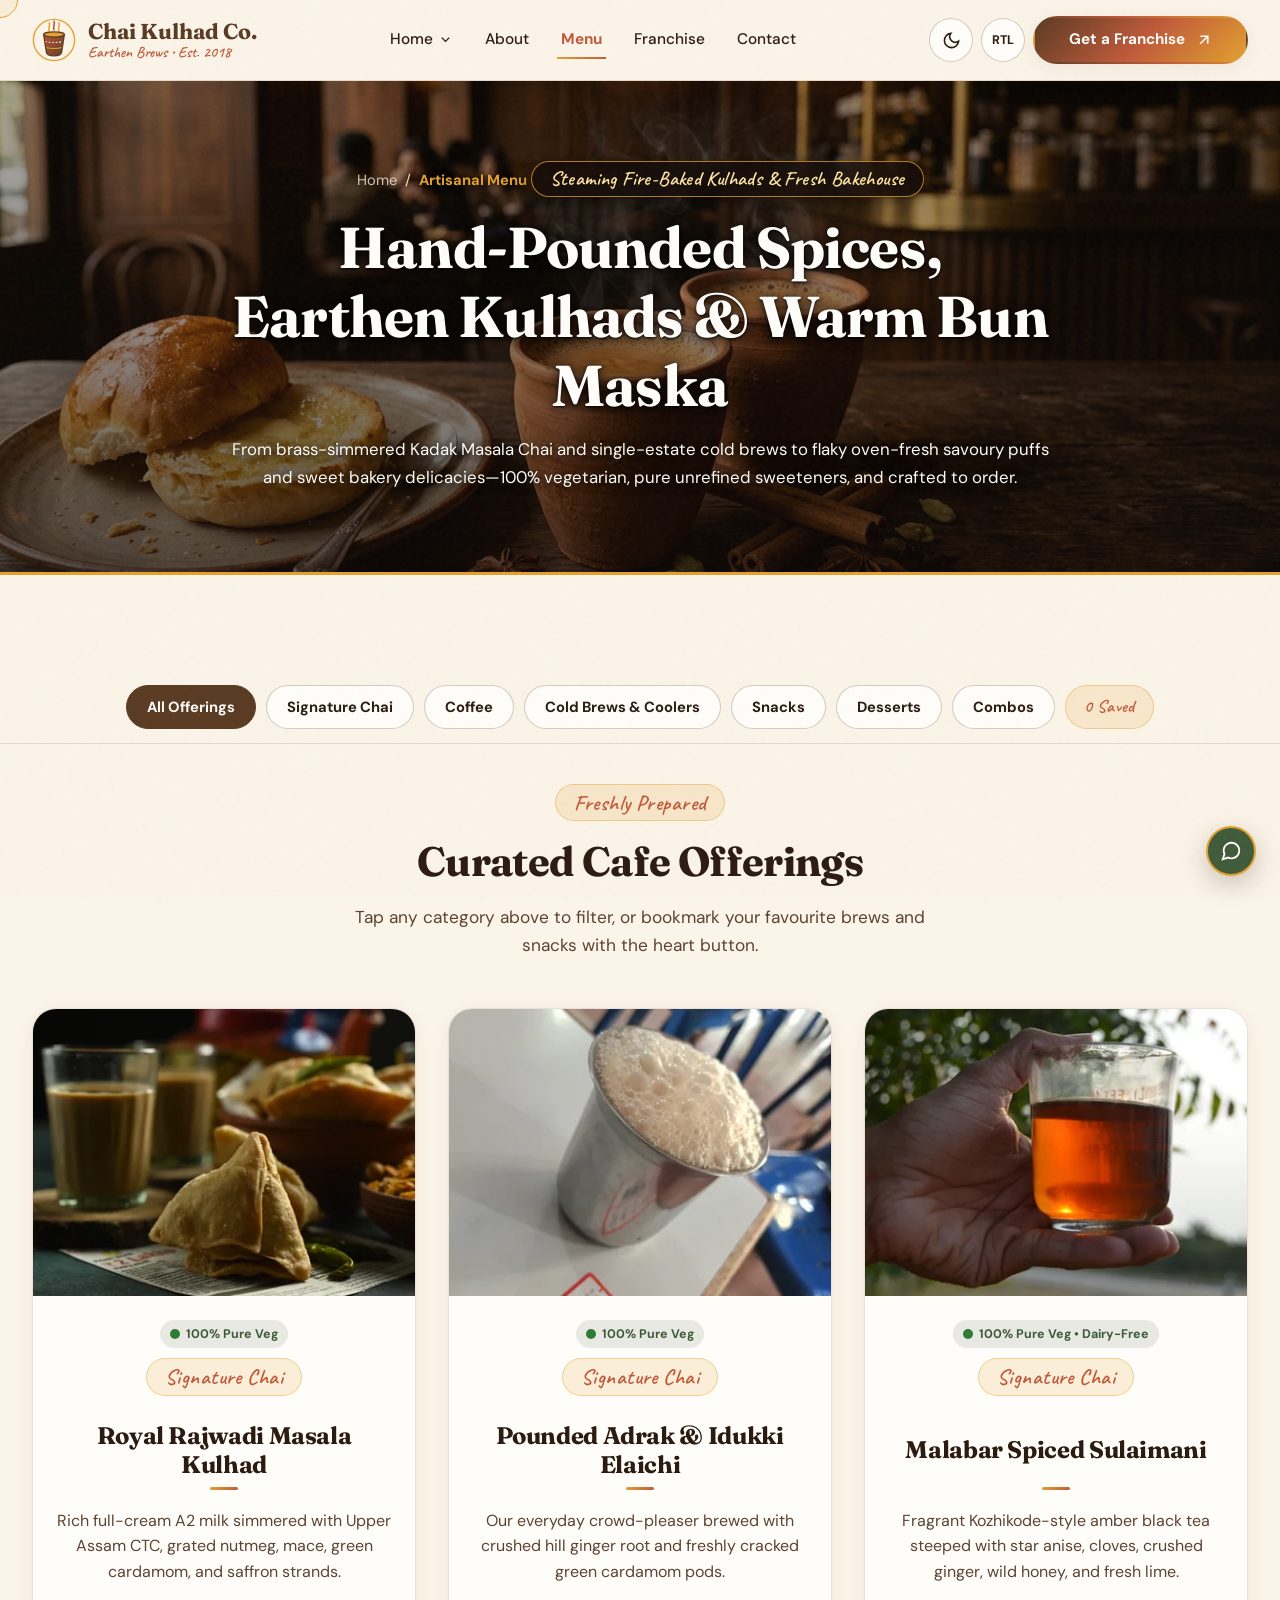
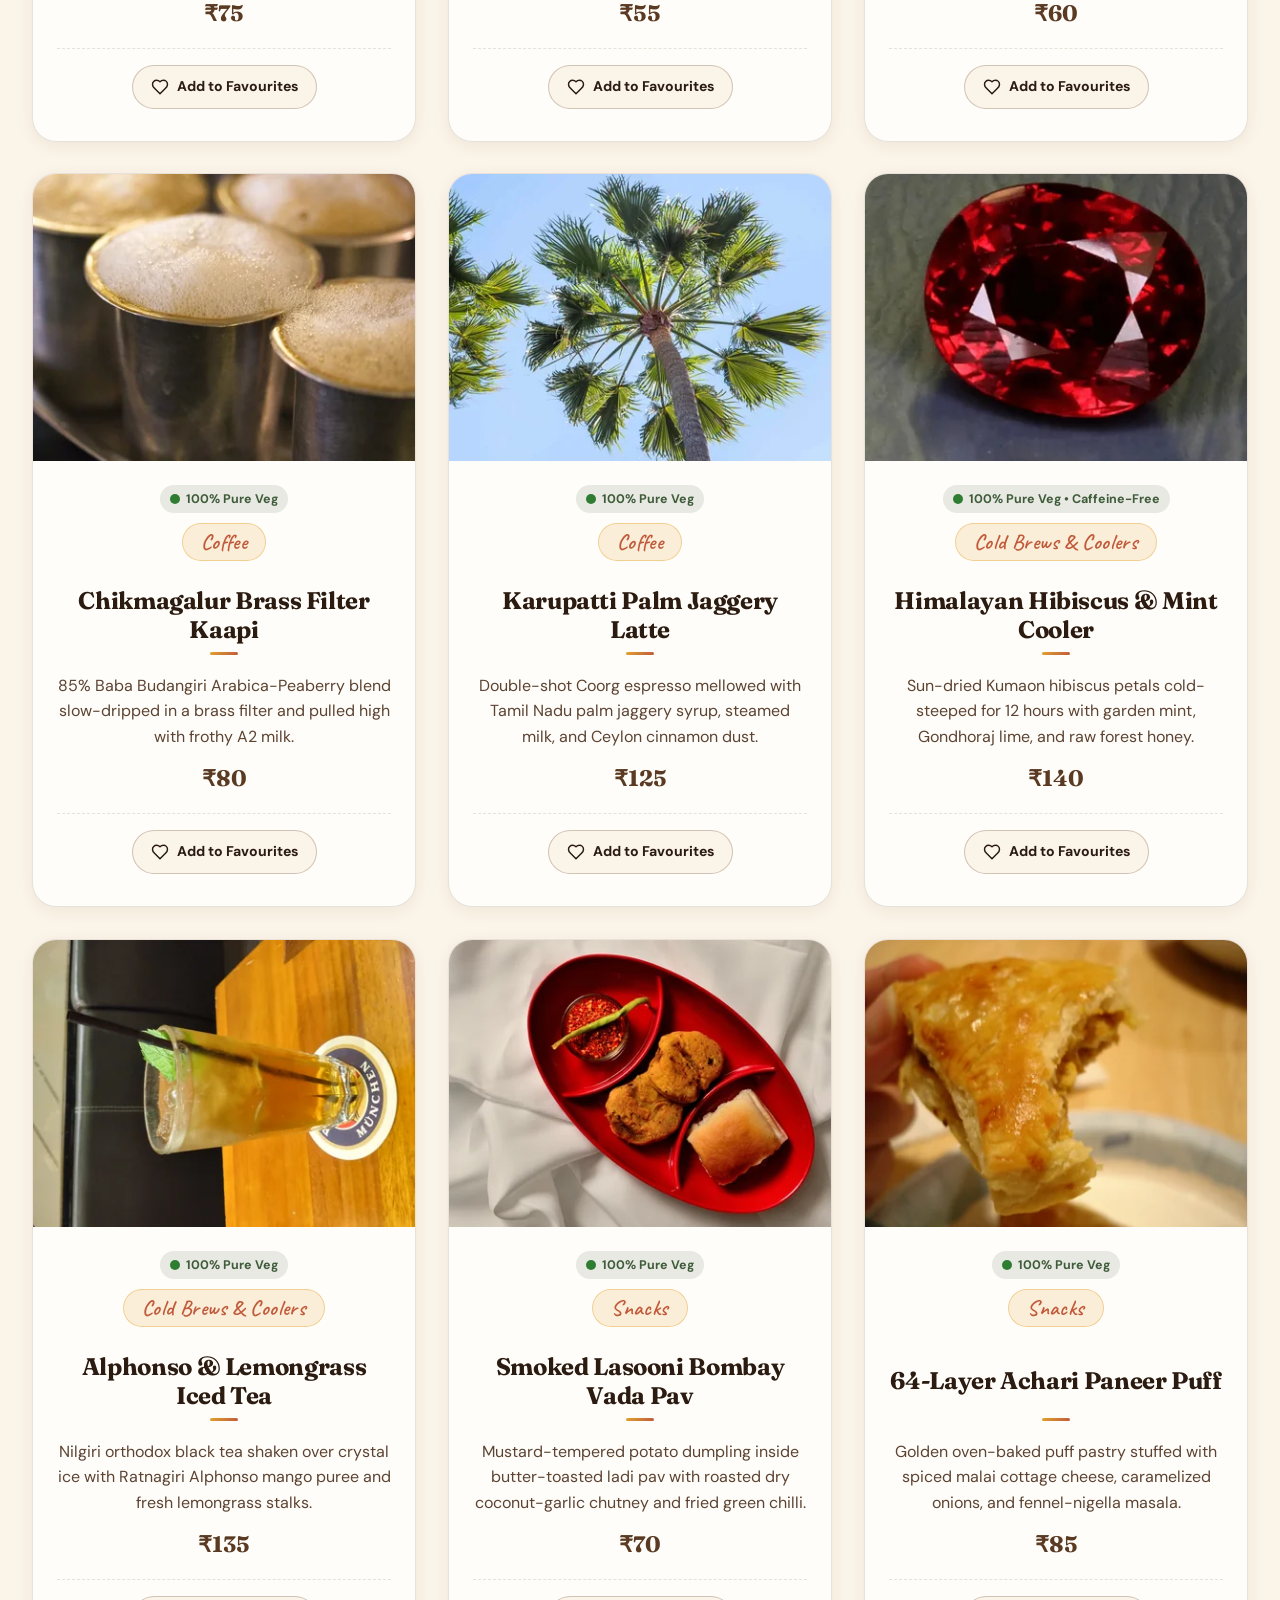
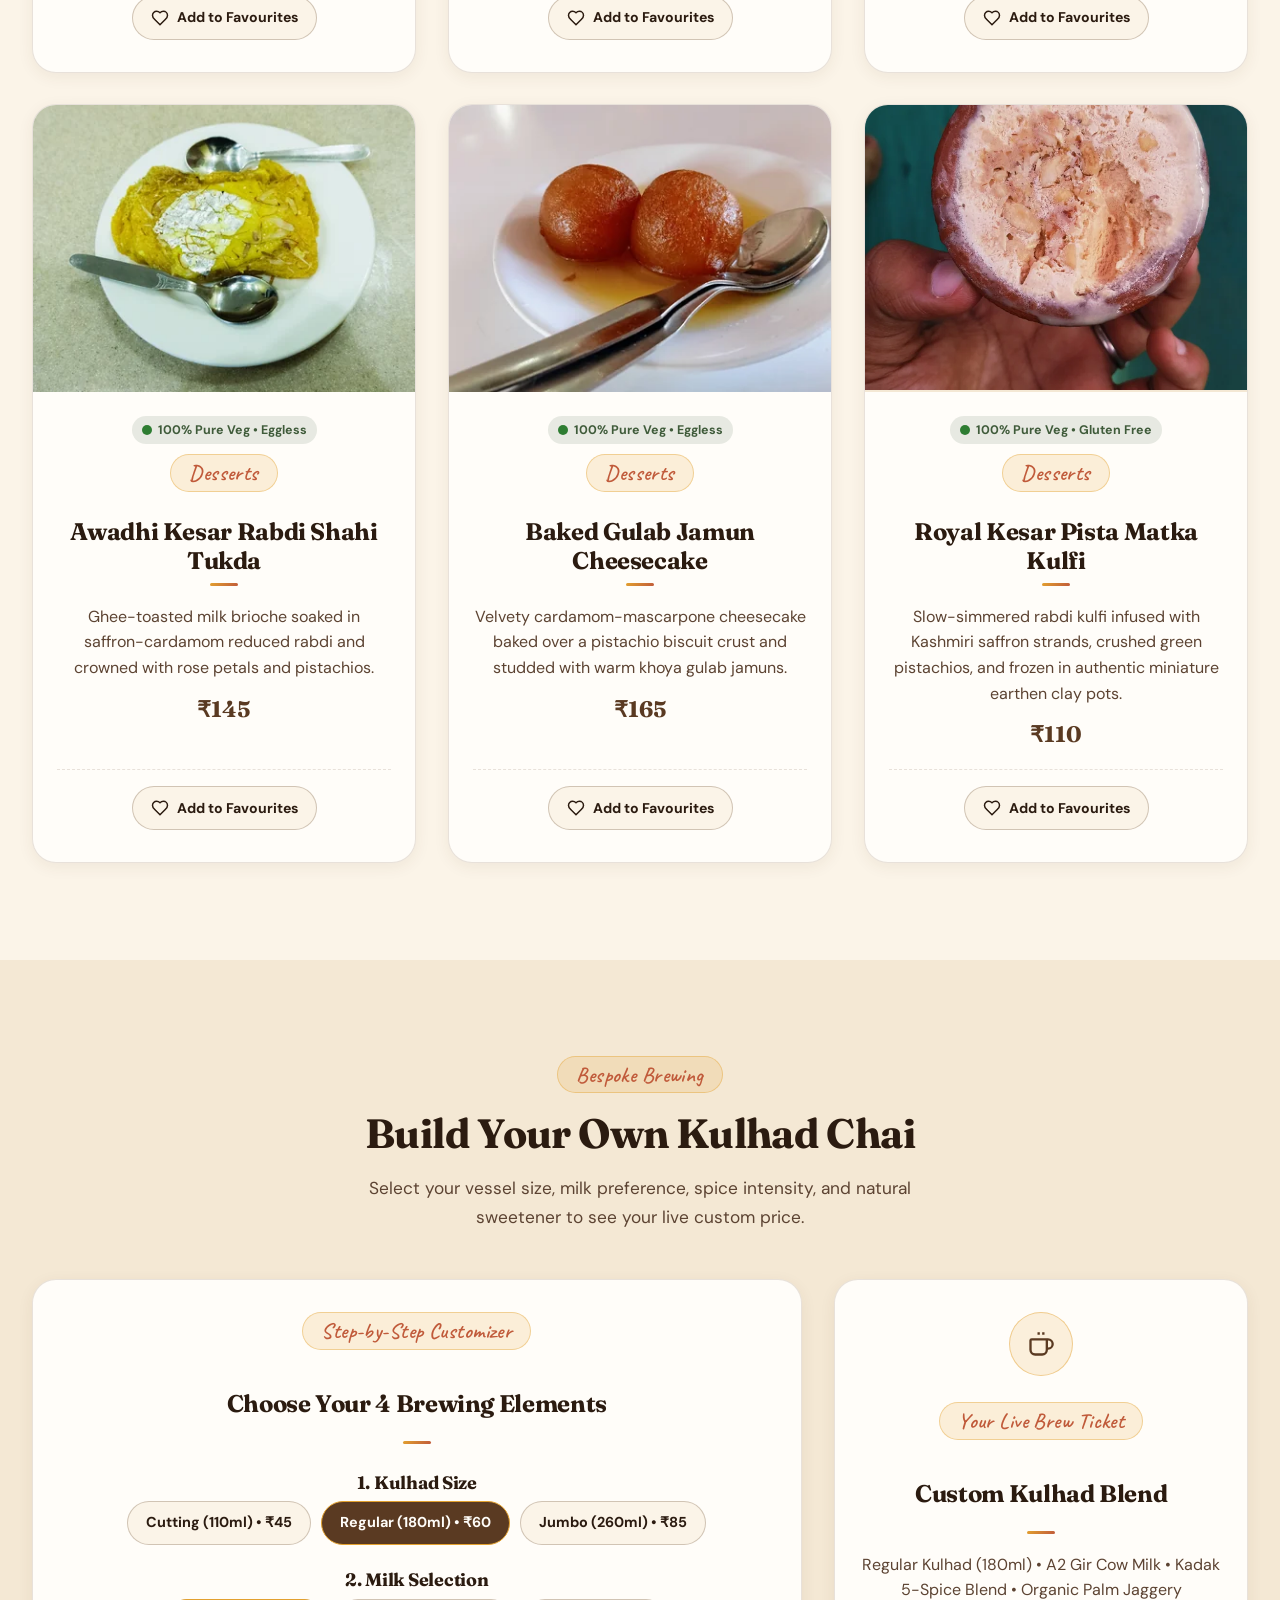
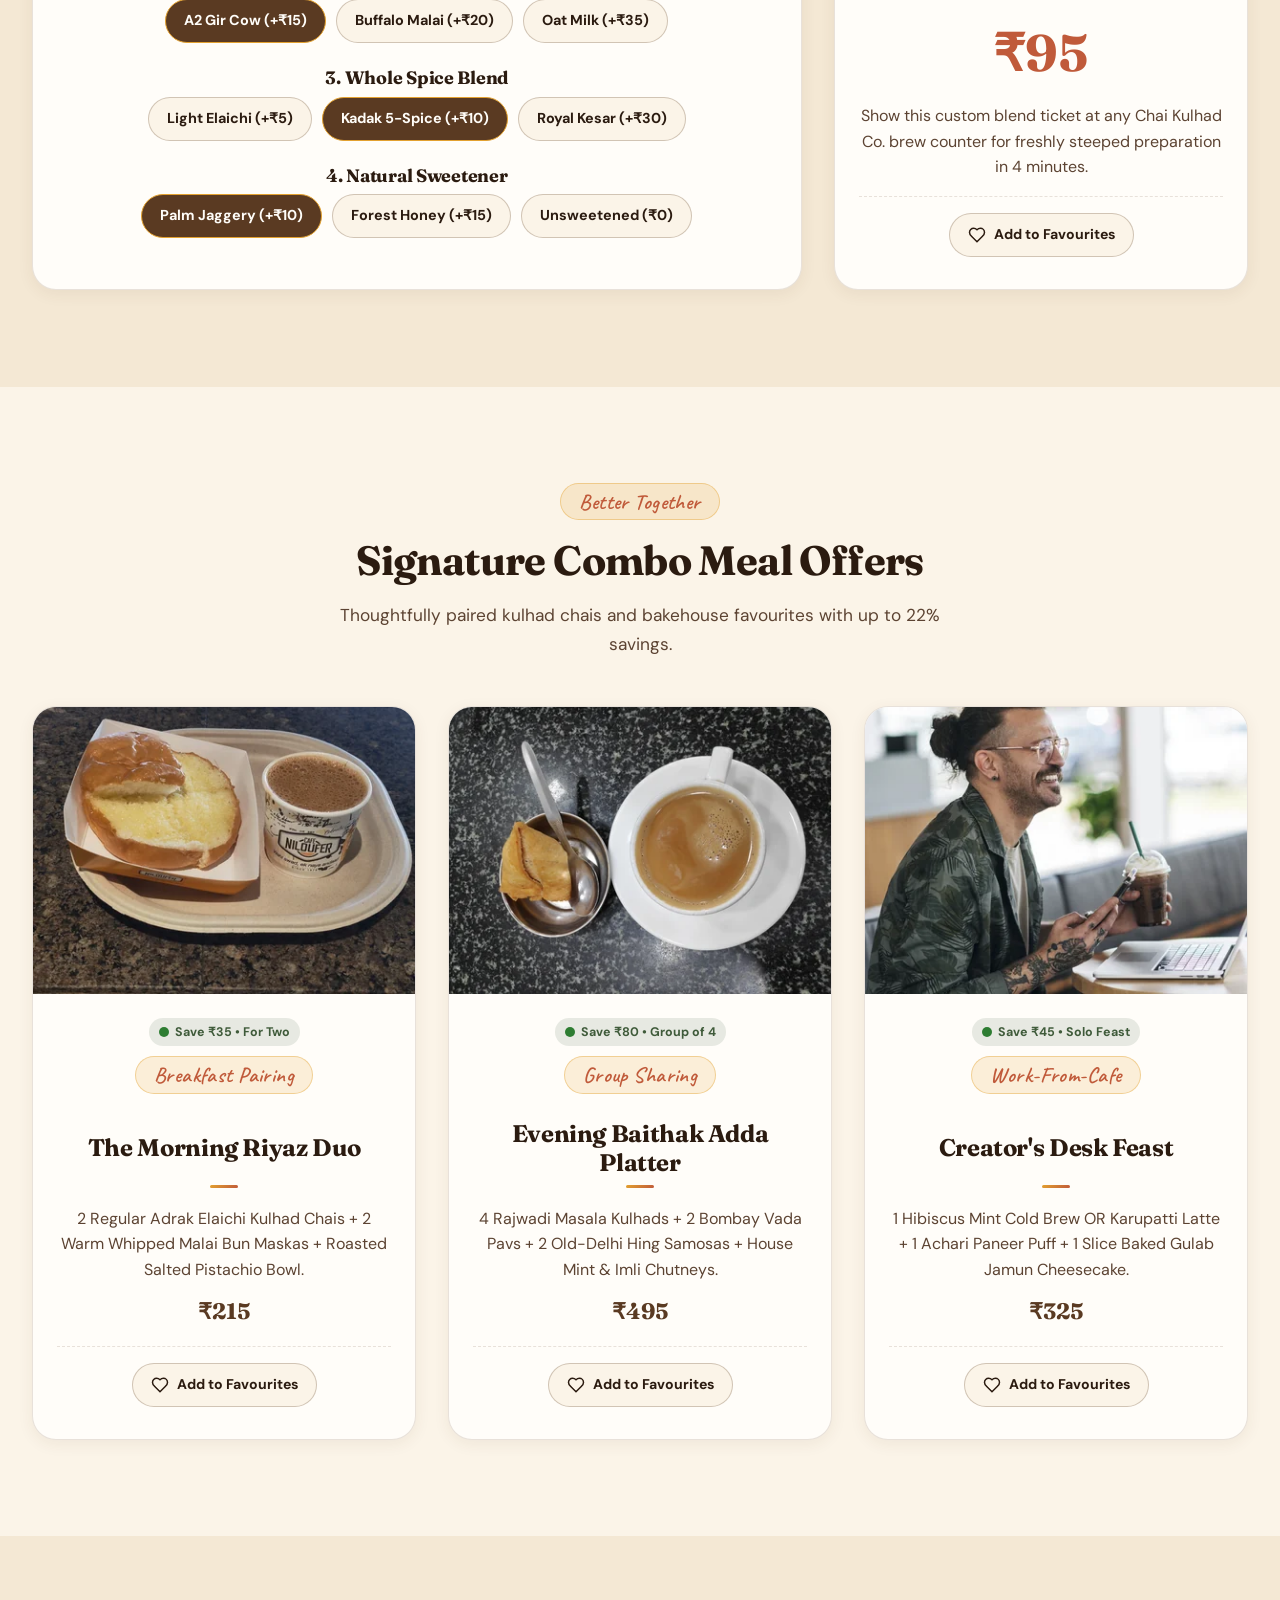
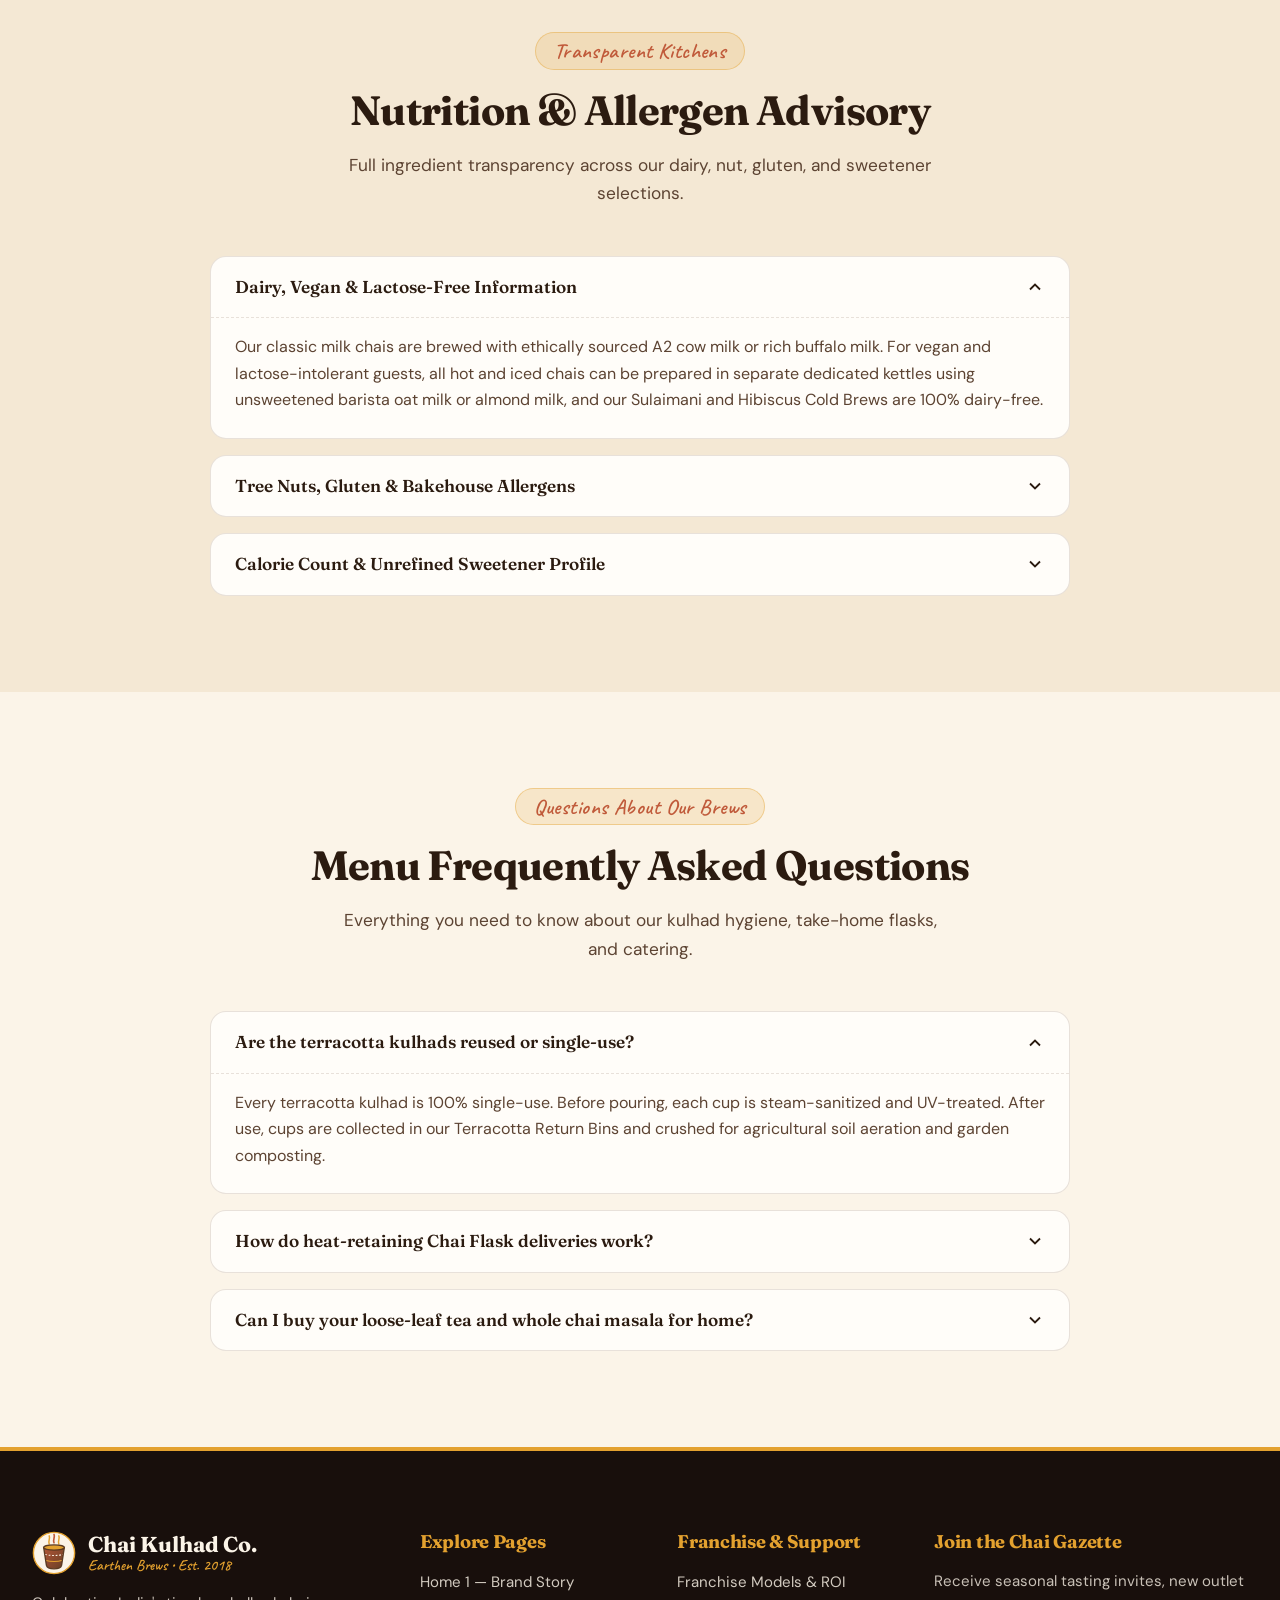
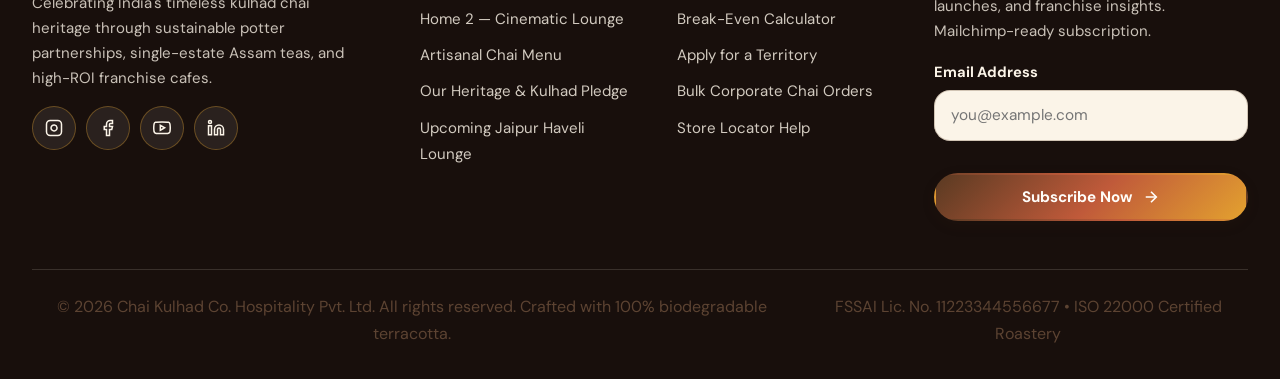
<file: pages/menu.html>
<!DOCTYPE html>
<html lang="en" data-theme="light" dir="ltr">
<head>
  <meta charset="UTF-8">
  <meta name="viewport" content="width=device-width, initial-scale=1.0">
  <!-- Unique SEO Title (<= 60 chars) & Meta Description (150-160 chars) -->
  <title>Artisanal Chai &amp; Bakehouse Menu | Chai Kulhad Co.</title>
  <meta name="description" content="Explore Chai Kulhad Co.'s full menu of signature earthen kulhad chais, brass filter kaapi, botanical cold brews, bakehouse snacks, combos, and chai customizer.">
  <meta name="keywords" content="kulhad chai menu, indian tea cafe menu, build your own chai, bun maska price, masala chai menu">
  <meta name="robots" content="index, follow">
  <link rel="canonical" href="https://chaikulhadco.in/pages/menu.html">

  <meta property="og:type" content="website">
  <meta property="og:title" content="Artisanal Chai &amp; Bakehouse Menu | Chai Kulhad Co.">
  <meta property="og:description" content="Browse signature kulhad brews, Chikmagalur filter coffee, cold brews, desi snacks, and build your own custom chai with live pricing.">
  <meta property="og:url" content="https://chaikulhadco.in/pages/menu.html">
  <meta property="og:image" content="../assets/images/menu/menu-item-rajwadi-chai.jpg">

  <link rel="icon" type="image/svg+xml" href="../assets/images/icons/favicon.svg">
  <link rel="stylesheet" href="../assets/css/style.css">
  <link rel="stylesheet" href="../assets/css/dark-mode.css">
  <link rel="stylesheet" href="../assets/css/rtl.css">

  <script type="application/ld+json">
  {
    "@context": "https://schema.org",
    "@type": "Menu",
    "name": "Chai Kulhad Co. Signature Menu",
    "url": "https://chaikulhadco.in/pages/menu.html",
    "mainEntityOfPage": "https://chaikulhadco.in/pages/menu.html",
    "inLanguage": "en-IN"
  }
  </script>
</head>
<body>
  <a href="#main-content" class="skip-link">Skip to main content</a>
  <div id="scroll-progress-bar" class="scroll-progress-bar" aria-hidden="true"></div>

  <div id="custom-cursor" class="custom-cursor" aria-hidden="true"></div>

  <!-- =====================================================================
       STICKY HEADER & NAVIGATION
       ===================================================================== -->
  <header class="site-header">
    <div class="container header-inner">
      <a href="index.html" class="brand-logo" aria-label="Chai Kulhad Co. Home">
        <img src="../assets/images/icons/logo-kulhad.svg" alt="Chai Kulhad Co. Emblem" width="44" height="44">
        <span class="brand-logo-text">
          <span>Chai Kulhad Co.</span>
          <span class="brand-logo-sub">Earthen Brews • Est. 2018</span>
        </span>
      </a>

      <nav class="main-nav" aria-label="Primary Navigation">
        <ul class="nav-list">
          <li class="nav-item has-dropdown">
            <a href="index.html" class="nav-link" data-dropdown-toggle aria-haspopup="true" aria-expanded="false">
              Home
              <svg viewBox="0 0 24 24" width="15" height="15" fill="none" stroke="currentColor" stroke-width="2.2"><polyline points="6 9 12 15 18 9"/></svg>
            </a>
            <ul class="dropdown-menu" aria-label="Home Page Layouts">
              <li><a href="index.html" class="dropdown-link">Home 1 — Brand Story</a></li>
              <li><a href="home-2.html" class="dropdown-link">Home 2 — Cinematic Lounge</a></li>
            </ul>
          </li>
          <li class="nav-item"><a href="about.html" class="nav-link">About</a></li>
          <li class="nav-item"><a href="menu.html" class="nav-link is-active">Menu</a></li>
          <li class="nav-item"><a href="franchise.html" class="nav-link">Franchise</a></li>
          <li class="nav-item"><a href="contact.html" class="nav-link">Contact</a></li>
        </ul>
      </nav>

      <div class="header-actions">
        <button type="button" class="icon-btn" data-theme-toggle aria-label="Toggle dark or light theme">
          <svg class="icon-moon" viewBox="0 0 24 24" fill="none" stroke="currentColor" stroke-width="2"><path d="M21 12.79A9 9 0 1 1 11.21 3 7 7 0 0 0 21 12.79z"/></svg>
          <svg class="icon-sun" viewBox="0 0 24 24" fill="none" stroke="currentColor" stroke-width="2" style="display:none"><circle cx="12" cy="12" r="5"/><line x1="12" y1="1" x2="12" y2="3"/><line x1="12" y1="21" x2="12" y2="23"/><line x1="4.22" y1="4.22" x2="5.64" y2="5.64"/><line x1="18.36" y1="18.36" x2="19.78" y2="19.78"/><line x1="1" y1="12" x2="3" y2="12"/><line x1="21" y1="12" x2="23" y2="12"/><line x1="4.22" y1="19.78" x2="5.64" y2="18.36"/><line x1="18.36" y1="5.64" x2="19.78" y2="4.22"/></svg>
        </button>
        <button type="button" class="icon-btn" data-rtl-toggle aria-label="Toggle RTL layout">RTL</button>
        <a href="franchise.html" class="btn btn-primary header-cta">
          <span>Get a Franchise</span>
          <svg viewBox="0 0 24 24" fill="none" stroke="currentColor" stroke-width="2.2"><line x1="7" y1="17" x2="17" y2="7"/><polyline points="7 7 17 7 17 17"/></svg>
        </a>
        <button type="button" class="icon-btn mobile-menu-toggle" data-mobile-toggle aria-controls="mobile-nav-drawer" aria-expanded="false" aria-label="Open navigation menu">
          <svg viewBox="0 0 24 24" fill="none" stroke="currentColor" stroke-width="2.2"><line x1="3" y1="6" x2="21" y2="6"/><line x1="3" y1="12" x2="21" y2="12"/><line x1="3" y1="18" x2="21" y2="18"/></svg>
        </button>
      </div>
    </div>

    <div id="mobile-nav-drawer" class="mobile-nav-drawer" aria-label="Mobile Navigation">
      <ul class="mobile-nav-list">
        <li class="mobile-nav-item has-dropdown">
          <a href="index.html" class="mobile-nav-link" data-dropdown-toggle aria-haspopup="true" aria-expanded="false">
            <span>Home</span>
            <svg viewBox="0 0 24 24" width="15" height="15" fill="none" stroke="currentColor" stroke-width="2.2"><polyline points="6 9 12 15 18 9"/></svg>
          </a>
          <ul class="mobile-dropdown-menu" aria-label="Home Page Layouts">
            <li><a href="index.html" class="mobile-dropdown-link">Home 1 — Brand Story</a></li>
            <li><a href="home-2.html" class="mobile-dropdown-link">Home 2 — Cinematic Lounge</a></li>
          </ul>
        </li>
        <li class="mobile-nav-item"><a href="about.html" class="mobile-nav-link">About</a></li>
        <li class="mobile-nav-item"><a href="menu.html" class="mobile-nav-link is-active">Menu</a></li>
        <li class="mobile-nav-item"><a href="franchise.html" class="mobile-nav-link">Franchise</a></li>
        <li class="mobile-nav-item"><a href="contact.html" class="mobile-nav-link">Contact</a></li>
      </ul>
      <div class="mobile-nav-actions">
        <button type="button" class="icon-btn" data-theme-toggle aria-label="Toggle dark or light theme">
          <svg class="icon-moon" viewBox="0 0 24 24" fill="none" stroke="currentColor" stroke-width="2"><path d="M21 12.79A9 9 0 1 1 11.21 3 7 7 0 0 0 21 12.79z"/></svg>
          <svg class="icon-sun" viewBox="0 0 24 24" fill="none" stroke="currentColor" stroke-width="2" style="display:none"><circle cx="12" cy="12" r="5"/><line x1="12" y1="1" x2="12" y2="3"/><line x1="12" y1="21" x2="12" y2="23"/><line x1="4.22" y1="4.22" x2="5.64" y2="5.64"/><line x1="18.36" y1="18.36" x2="19.78" y2="19.78"/><line x1="1" y1="12" x2="3" y2="12"/><line x1="21" y1="12" x2="23" y2="12"/><line x1="4.22" y1="19.78" x2="5.64" y2="18.36"/><line x1="18.36" y1="5.64" x2="19.78" y2="4.22"/></svg>
        </button>
        <button type="button" class="icon-btn" data-rtl-toggle aria-label="Toggle RTL layout">RTL</button>
      </div>
      <a href="franchise.html" class="btn btn-primary">
        <span>Get a Franchise</span>
        <svg viewBox="0 0 24 24" fill="none" stroke="currentColor" stroke-width="2.2"><line x1="7" y1="17" x2="17" y2="7"/><polyline points="7 7 17 7 17 17"/></svg>
      </a>
    </div>
  </header>

  <main id="main-content">
    <!-- ===================================================================
         SECTION 1.3.1: COMPACT PAGE BANNER WITH BREADCRUMB
         =================================================================== -->
    <section class="page-banner page-banner-menu" aria-labelledby="menu-banner-heading">
      <div class="container">
        <nav class="breadcrumb" aria-label="Breadcrumb">
          <a href="index.html">Home</a>
          <span aria-hidden="true">/</span>
          <span aria-current="page">Artisanal Menu</span>
        </nav>
        <span class="section-tag">Steaming Fire-Baked Kulhads &amp; Fresh Bakehouse</span>
        <h1 id="menu-banner-heading">Hand-Pounded Spices, Earthen Kulhads &amp; Warm Bun Maska</h1>
        <p>From brass-simmered Kadak Masala Chai and single-estate cold brews to flaky oven-fresh savoury puffs and sweet bakery delicacies—100% vegetarian, pure unrefined sweeteners, and crafted to order.</p>
      </div>
    </section>

    <!-- ===================================================================
         SECTION 1.3.2 & 1.3.3: STICKY CATEGORY FILTER TABS & MENU ITEM GRIDS
         =================================================================== -->
    <section class="section" aria-labelledby="menu-grid-heading">
      <div class="sticky-filter-bar">
        <div class="container">
          <div class="filter-tabs" role="tablist" aria-label="Menu Categories">
            <button type="button" class="filter-tab is-active" role="tab" aria-selected="true" data-menu-filter="all">All Offerings</button>
            <button type="button" class="filter-tab" role="tab" aria-selected="false" data-menu-filter="chai">Signature Chai</button>
            <button type="button" class="filter-tab" role="tab" aria-selected="false" data-menu-filter="coffee">Coffee</button>
            <button type="button" class="filter-tab" role="tab" aria-selected="false" data-menu-filter="cold">Cold Brews &amp; Coolers</button>
            <button type="button" class="filter-tab" role="tab" aria-selected="false" data-menu-filter="snacks">Snacks</button>
            <button type="button" class="filter-tab" role="tab" aria-selected="false" data-menu-filter="desserts">Desserts</button>
            <button type="button" class="filter-tab" role="tab" aria-selected="false" data-menu-filter="combos">Combos</button>
            <span id="fav-count-badge" class="section-tag" style="margin:0;font-size:1.1rem;" aria-live="polite">0 Saved</span>
          </div>
        </div>
      </div>

      <div class="container">
        <div class="section-header">
          <span class="section-tag">Freshly Prepared</span>
          <h2 id="menu-grid-heading">Curated Cafe Offerings</h2>
          <p>Tap any category above to filter, or bookmark your favourite brews and snacks with the heart button.</p>
        </div>

        <div class="grid-3">
          <!-- Item 1: Signature Chai -->
          <article class="tilt-card drink-card" data-menu-category="chai">
            <div class="card-media">
              <picture>
                <source srcset="../assets/images/menu/menu-item-rajwadi-chai-sm.webp 400w, ../assets/images/menu/menu-item-rajwadi-chai.webp 800w" sizes="380px" type="image/webp">
                <img src="../assets/images/menu/menu-item-rajwadi-chai.jpg" alt="Royal Rajwadi Masala Kulhad Chai topped with saffron and nutmeg" width="800" height="600" fetchpriority="high">
              </picture>
            </div>
            <div class="card-body">
              <span class="diet-badge"><span class="diet-dot" aria-hidden="true"></span> 100% Pure Veg</span>
              <span class="card-tag">Signature Chai</span>
              <h3>Royal Rajwadi Masala Kulhad</h3>
              <p>Rich full-cream A2 milk simmered with Upper Assam CTC, grated nutmeg, mace, green cardamom, and saffron strands.</p>
              <div class="price-tag">₹75</div>
            </div>
            <div class="card-footer">
              <button type="button" class="fav-btn" data-fav-id="rajwadi-chai" aria-pressed="false">
                <svg viewBox="0 0 24 24" width="18" height="18" fill="none" stroke="currentColor" stroke-width="2"><path d="M19 14c1.49-1.46 3-3.21 3-5.5A5.5 5.5 0 0 0 16.5 3c-1.76 0-3 .5-4.5 2-1.5-1.5-2.74-2-4.5-2A5.5 5.5 0 0 0 2 8.5c0 2.3 1.5 4.05 3 5.5l7 7Z"/></svg>
                <span class="fav-label">Add to Favourites</span>
              </button>
            </div>
          </article>

          <!-- Item 2: Signature Chai -->
          <article class="tilt-card drink-card" data-menu-category="chai">
            <div class="card-media">
              <picture>
                <source srcset="../assets/images/menu/menu-item-adrak-elaichi-sm.webp 400w, ../assets/images/menu/menu-item-adrak-elaichi.webp 800w" sizes="380px" type="image/webp">
                <img src="../assets/images/menu/menu-item-adrak-elaichi.jpg" alt="Pounded Adrak and Idukki Elaichi Kulhad Chai" width="800" height="600" loading="lazy">
              </picture>
            </div>
            <div class="card-body">
              <span class="diet-badge"><span class="diet-dot" aria-hidden="true"></span> 100% Pure Veg</span>
              <span class="card-tag">Signature Chai</span>
              <h3>Pounded Adrak &amp; Idukki Elaichi</h3>
              <p>Our everyday crowd-pleaser brewed with crushed hill ginger root and freshly cracked green cardamom pods.</p>
              <div class="price-tag">₹55</div>
            </div>
            <div class="card-footer">
              <button type="button" class="fav-btn" data-fav-id="adrak-elaichi" aria-pressed="false">
                <svg viewBox="0 0 24 24" width="18" height="18" fill="none" stroke="currentColor" stroke-width="2"><path d="M19 14c1.49-1.46 3-3.21 3-5.5A5.5 5.5 0 0 0 16.5 3c-1.76 0-3 .5-4.5 2-1.5-1.5-2.74-2-4.5-2A5.5 5.5 0 0 0 2 8.5c0 2.3 1.5 4.05 3 5.5l7 7Z"/></svg>
                <span class="fav-label">Add to Favourites</span>
              </button>
            </div>
          </article>

          <!-- Item 3: Signature Chai -->
          <article class="tilt-card drink-card" data-menu-category="chai">
            <div class="card-media">
              <picture>
                <source srcset="../assets/images/menu/menu-item-sulaimani-sm.webp 400w, ../assets/images/menu/menu-item-sulaimani.webp 800w" sizes="380px" type="image/webp">
                <img src="../assets/images/menu/menu-item-sulaimani.jpg" alt="Malabar Spiced Lemon Sulaimani Black Tea" width="800" height="600" loading="lazy">
              </picture>
            </div>
            <div class="card-body">
              <span class="diet-badge"><span class="diet-dot" aria-hidden="true"></span> 100% Pure Veg • Dairy-Free</span>
              <span class="card-tag">Signature Chai</span>
              <h3>Malabar Spiced Sulaimani</h3>
              <p>Fragrant Kozhikode-style amber black tea steeped with star anise, cloves, crushed ginger, wild honey, and fresh lime.</p>
              <div class="price-tag">₹60</div>
            </div>
            <div class="card-footer">
              <button type="button" class="fav-btn" data-fav-id="sulaimani" aria-pressed="false">
                <svg viewBox="0 0 24 24" width="18" height="18" fill="none" stroke="currentColor" stroke-width="2"><path d="M19 14c1.49-1.46 3-3.21 3-5.5A5.5 5.5 0 0 0 16.5 3c-1.76 0-3 .5-4.5 2-1.5-1.5-2.74-2-4.5-2A5.5 5.5 0 0 0 2 8.5c0 2.3 1.5 4.05 3 5.5l7 7Z"/></svg>
                <span class="fav-label">Add to Favourites</span>
              </button>
            </div>
          </article>

          <!-- Item 4: Coffee -->
          <article class="tilt-card drink-card" data-menu-category="coffee">
            <div class="card-media">
              <picture>
                <source srcset="../assets/images/menu/menu-item-filter-kaapi-sm.webp 400w, ../assets/images/menu/menu-item-filter-kaapi.webp 800w" sizes="380px" type="image/webp">
                <img src="../assets/images/menu/menu-item-filter-kaapi.jpg" alt="Chikmagalur Brass-Brewed Degree Filter Kaapi" width="800" height="600" loading="lazy">
              </picture>
            </div>
            <div class="card-body">
              <span class="diet-badge"><span class="diet-dot" aria-hidden="true"></span> 100% Pure Veg</span>
              <span class="card-tag">Coffee</span>
              <h3>Chikmagalur Brass Filter Kaapi</h3>
              <p>85% Baba Budangiri Arabica-Peaberry blend slow-dripped in a brass filter and pulled high with frothy A2 milk.</p>
              <div class="price-tag">₹80</div>
            </div>
            <div class="card-footer">
              <button type="button" class="fav-btn" data-fav-id="filter-kaapi" aria-pressed="false">
                <svg viewBox="0 0 24 24" width="18" height="18" fill="none" stroke="currentColor" stroke-width="2"><path d="M19 14c1.49-1.46 3-3.21 3-5.5A5.5 5.5 0 0 0 16.5 3c-1.76 0-3 .5-4.5 2-1.5-1.5-2.74-2-4.5-2A5.5 5.5 0 0 0 2 8.5c0 2.3 1.5 4.05 3 5.5l7 7Z"/></svg>
                <span class="fav-label">Add to Favourites</span>
              </button>
            </div>
          </article>

          <!-- Item 5: Coffee -->
          <article class="tilt-card drink-card" data-menu-category="coffee">
            <div class="card-media">
              <picture>
                <source srcset="../assets/images/menu/menu-item-jaggery-latte-sm.webp 400w, ../assets/images/menu/menu-item-jaggery-latte.webp 800w" sizes="380px" type="image/webp">
                <img src="../assets/images/menu/menu-item-jaggery-latte.jpg" alt="Organic Palm Jaggery and Cinnamon Kulhad Latte" width="800" height="600" loading="lazy">
              </picture>
            </div>
            <div class="card-body">
              <span class="diet-badge"><span class="diet-dot" aria-hidden="true"></span> 100% Pure Veg</span>
              <span class="card-tag">Coffee</span>
              <h3>Karupatti Palm Jaggery Latte</h3>
              <p>Double-shot Coorg espresso mellowed with Tamil Nadu palm jaggery syrup, steamed milk, and Ceylon cinnamon dust.</p>
              <div class="price-tag">₹125</div>
            </div>
            <div class="card-footer">
              <button type="button" class="fav-btn" data-fav-id="jaggery-latte" aria-pressed="false">
                <svg viewBox="0 0 24 24" width="18" height="18" fill="none" stroke="currentColor" stroke-width="2"><path d="M19 14c1.49-1.46 3-3.21 3-5.5A5.5 5.5 0 0 0 16.5 3c-1.76 0-3 .5-4.5 2-1.5-1.5-2.74-2-4.5-2A5.5 5.5 0 0 0 2 8.5c0 2.3 1.5 4.05 3 5.5l7 7Z"/></svg>
                <span class="fav-label">Add to Favourites</span>
              </button>
            </div>
          </article>

          <!-- Item 6: Cold Brews & Coolers -->
          <article class="tilt-card drink-card" data-menu-category="cold">
            <div class="card-media">
              <picture>
                <source srcset="../assets/images/menu/menu-item-hibiscus-cooler-sm.webp 400w, ../assets/images/menu/menu-item-hibiscus-cooler.webp 800w" sizes="380px" type="image/webp">
                <img src="../assets/images/menu/menu-item-hibiscus-cooler.jpg" alt="Himalayan Ruby Hibiscus and Mint Cold Brew Tea" width="800" height="600" loading="lazy">
              </picture>
            </div>
            <div class="card-body">
              <span class="diet-badge"><span class="diet-dot" aria-hidden="true"></span> 100% Pure Veg • Caffeine-Free</span>
              <span class="card-tag">Cold Brews &amp; Coolers</span>
              <h3>Himalayan Hibiscus &amp; Mint Cooler</h3>
              <p>Sun-dried Kumaon hibiscus petals cold-steeped for 12 hours with garden mint, Gondhoraj lime, and raw forest honey.</p>
              <div class="price-tag">₹140</div>
            </div>
            <div class="card-footer">
              <button type="button" class="fav-btn" data-fav-id="hibiscus-cooler" aria-pressed="false">
                <svg viewBox="0 0 24 24" width="18" height="18" fill="none" stroke="currentColor" stroke-width="2"><path d="M19 14c1.49-1.46 3-3.21 3-5.5A5.5 5.5 0 0 0 16.5 3c-1.76 0-3 .5-4.5 2-1.5-1.5-2.74-2-4.5-2A5.5 5.5 0 0 0 2 8.5c0 2.3 1.5 4.05 3 5.5l7 7Z"/></svg>
                <span class="fav-label">Add to Favourites</span>
              </button>
            </div>
          </article>

          <!-- Item 7: Cold Brews & Coolers -->
          <article class="tilt-card drink-card" data-menu-category="cold">
            <div class="card-media">
              <picture>
                <source srcset="../assets/images/menu/menu-item-mango-iced-chai-sm.webp 400w, ../assets/images/menu/menu-item-mango-iced-chai.webp 800w" sizes="380px" type="image/webp">
                <img src="../assets/images/menu/menu-item-mango-iced-chai.jpg" alt="Ratnagiri Alphonso Mango and Lemongrass Iced Tea" width="800" height="600" loading="lazy">
              </picture>
            </div>
            <div class="card-body">
              <span class="diet-badge"><span class="diet-dot" aria-hidden="true"></span> 100% Pure Veg</span>
              <span class="card-tag">Cold Brews &amp; Coolers</span>
              <h3>Alphonso &amp; Lemongrass Iced Tea</h3>
              <p>Nilgiri orthodox black tea shaken over crystal ice with Ratnagiri Alphonso mango puree and fresh lemongrass stalks.</p>
              <div class="price-tag">₹135</div>
            </div>
            <div class="card-footer">
              <button type="button" class="fav-btn" data-fav-id="mango-iced-chai" aria-pressed="false">
                <svg viewBox="0 0 24 24" width="18" height="18" fill="none" stroke="currentColor" stroke-width="2"><path d="M19 14c1.49-1.46 3-3.21 3-5.5A5.5 5.5 0 0 0 16.5 3c-1.76 0-3 .5-4.5 2-1.5-1.5-2.74-2-4.5-2A5.5 5.5 0 0 0 2 8.5c0 2.3 1.5 4.05 3 5.5l7 7Z"/></svg>
                <span class="fav-label">Add to Favourites</span>
              </button>
            </div>
          </article>

          <!-- Item 8: Snacks -->
          <article class="tilt-card" data-menu-category="snacks">
            <div class="card-media">
              <picture>
                <source srcset="../assets/images/menu/menu-item-vada-pav-sm.webp 400w, ../assets/images/menu/menu-item-vada-pav.webp 800w" sizes="380px" type="image/webp">
                <img src="../assets/images/menu/menu-item-vada-pav.jpg" alt="Bombay Smoked Lasooni Chutney Vada Pav" width="800" height="600" loading="lazy">
              </picture>
            </div>
            <div class="card-body">
              <span class="diet-badge"><span class="diet-dot" aria-hidden="true"></span> 100% Pure Veg</span>
              <span class="card-tag">Snacks</span>
              <h3>Smoked Lasooni Bombay Vada Pav</h3>
              <p>Mustard-tempered potato dumpling inside butter-toasted ladi pav with roasted dry coconut-garlic chutney and fried green chilli.</p>
              <div class="price-tag">₹70</div>
            </div>
            <div class="card-footer">
              <button type="button" class="fav-btn" data-fav-id="vada-pav" aria-pressed="false">
                <svg viewBox="0 0 24 24" width="18" height="18" fill="none" stroke="currentColor" stroke-width="2"><path d="M19 14c1.49-1.46 3-3.21 3-5.5A5.5 5.5 0 0 0 16.5 3c-1.76 0-3 .5-4.5 2-1.5-1.5-2.74-2-4.5-2A5.5 5.5 0 0 0 2 8.5c0 2.3 1.5 4.05 3 5.5l7 7Z"/></svg>
                <span class="fav-label">Add to Favourites</span>
              </button>
            </div>
          </article>

          <!-- Item 9: Snacks -->
          <article class="tilt-card" data-menu-category="snacks">
            <div class="card-media">
              <picture>
                <source srcset="../assets/images/menu/menu-item-paneer-puff-sm.webp 400w, ../assets/images/menu/menu-item-paneer-puff.webp 800w" sizes="380px" type="image/webp">
                <img src="../assets/images/menu/menu-item-paneer-puff.jpg" alt="64-Layer Baked Achari Paneer Khari Puff" width="800" height="600" loading="lazy">
              </picture>
            </div>
            <div class="card-body">
              <span class="diet-badge"><span class="diet-dot" aria-hidden="true"></span> 100% Pure Veg</span>
              <span class="card-tag">Snacks</span>
              <h3>64-Layer Achari Paneer Puff</h3>
              <p>Golden oven-baked puff pastry stuffed with spiced malai cottage cheese, caramelized onions, and fennel-nigella masala.</p>
              <div class="price-tag">₹85</div>
            </div>
            <div class="card-footer">
              <button type="button" class="fav-btn" data-fav-id="paneer-puff" aria-pressed="false">
                <svg viewBox="0 0 24 24" width="18" height="18" fill="none" stroke="currentColor" stroke-width="2"><path d="M19 14c1.49-1.46 3-3.21 3-5.5A5.5 5.5 0 0 0 16.5 3c-1.76 0-3 .5-4.5 2-1.5-1.5-2.74-2-4.5-2A5.5 5.5 0 0 0 2 8.5c0 2.3 1.5 4.05 3 5.5l7 7Z"/></svg>
                <span class="fav-label">Add to Favourites</span>
              </button>
            </div>
          </article>

          <!-- Item 10: Desserts -->
          <article class="tilt-card" data-menu-category="desserts">
            <div class="card-media">
              <picture>
                <source srcset="../assets/images/menu/menu-item-shahi-tukda-sm.webp 400w, ../assets/images/menu/menu-item-shahi-tukda.webp 800w" sizes="380px" type="image/webp">
                <img src="../assets/images/menu/menu-item-shahi-tukda.jpg" alt="Awadhi Kesar Rabdi Shahi Tukda Brioche" width="800" height="600" loading="lazy">
              </picture>
            </div>
            <div class="card-body">
              <span class="diet-badge"><span class="diet-dot" aria-hidden="true"></span> 100% Pure Veg • Eggless</span>
              <span class="card-tag">Desserts</span>
              <h3>Awadhi Kesar Rabdi Shahi Tukda</h3>
              <p>Ghee-toasted milk brioche soaked in saffron-cardamom reduced rabdi and crowned with rose petals and pistachios.</p>
              <div class="price-tag">₹145</div>
            </div>
            <div class="card-footer">
              <button type="button" class="fav-btn" data-fav-id="shahi-tukda" aria-pressed="false">
                <svg viewBox="0 0 24 24" width="18" height="18" fill="none" stroke="currentColor" stroke-width="2"><path d="M19 14c1.49-1.46 3-3.21 3-5.5A5.5 5.5 0 0 0 16.5 3c-1.76 0-3 .5-4.5 2-1.5-1.5-2.74-2-4.5-2A5.5 5.5 0 0 0 2 8.5c0 2.3 1.5 4.05 3 5.5l7 7Z"/></svg>
                <span class="fav-label">Add to Favourites</span>
              </button>
            </div>
          </article>

          <!-- Item 11: Desserts -->
          <article class="tilt-card" data-menu-category="desserts">
            <div class="card-media">
              <picture>
                <source srcset="../assets/images/menu/menu-item-gulab-cheesecake-sm.webp 400w, ../assets/images/menu/menu-item-gulab-cheesecake.webp 800w" sizes="380px" type="image/webp">
                <img src="../assets/images/menu/menu-item-gulab-cheesecake.jpg" alt="Baked Gulab Jamun and Cardamom Cheesecake Tart" width="800" height="600" loading="lazy">
              </picture>
            </div>
            <div class="card-body">
              <span class="diet-badge"><span class="diet-dot" aria-hidden="true"></span> 100% Pure Veg • Eggless</span>
              <span class="card-tag">Desserts</span>
              <h3>Baked Gulab Jamun Cheesecake</h3>
              <p>Velvety cardamom-mascarpone cheesecake baked over a pistachio biscuit crust and studded with warm khoya gulab jamuns.</p>
              <div class="price-tag">₹165</div>
            </div>
            <div class="card-footer">
              <button type="button" class="fav-btn" data-fav-id="gulab-cheesecake" aria-pressed="false">
                <svg viewBox="0 0 24 24" width="18" height="18" fill="none" stroke="currentColor" stroke-width="2"><path d="M19 14c1.49-1.46 3-3.21 3-5.5A5.5 5.5 0 0 0 16.5 3c-1.76 0-3 .5-4.5 2-1.5-1.5-2.74-2-4.5-2A5.5 5.5 0 0 0 2 8.5c0 2.3 1.5 4.05 3 5.5l7 7Z"/></svg>
                <span class="fav-label">Add to Favourites</span>
              </button>
            </div>
          </article>

          <!-- Item 12: Desserts -->
          <article class="tilt-card" data-menu-category="desserts">
            <div class="card-media">
              <picture>
                <source srcset="../assets/images/menu/menu-item-matka-kulfi-sm.webp 400w, ../assets/images/menu/menu-item-matka-kulfi.webp 800w" sizes="380px" type="image/webp">
                <img src="../assets/images/menu/menu-item-matka-kulfi.jpg" alt="Royal Kesar Pista Matka Kulfi served in miniature terracotta earthen pot" width="800" height="600" loading="lazy">
              </picture>
            </div>
            <div class="card-body">
              <span class="diet-badge"><span class="diet-dot" aria-hidden="true"></span> 100% Pure Veg • Gluten Free</span>
              <span class="card-tag">Desserts</span>
              <h3>Royal Kesar Pista Matka Kulfi</h3>
              <p>Slow-simmered rabdi kulfi infused with Kashmiri saffron strands, crushed green pistachios, and frozen in authentic miniature earthen clay pots.</p>
              <div class="price-tag">₹110</div>
            </div>
            <div class="card-footer">
              <button type="button" class="fav-btn" data-fav-id="matka-kulfi" aria-pressed="false">
                <svg viewBox="0 0 24 24" width="18" height="18" fill="none" stroke="currentColor" stroke-width="2"><path d="M19 14c1.49-1.46 3-3.21 3-5.5A5.5 5.5 0 0 0 16.5 3c-1.76 0-3 .5-4.5 2-1.5-1.5-2.74-2-4.5-2A5.5 5.5 0 0 0 2 8.5c0 2.3 1.5 4.05 3 5.5l7 7Z"/></svg>
                <span class="fav-label">Add to Favourites</span>
              </button>
            </div>
          </article>
        </div>
      </div>
    </section>

    <!-- ===================================================================
         SECTION 1.3.4: BUILD YOUR OWN CHAI (INTERACTIVE CUSTOMIZER)
         =================================================================== -->
    <section class="section section-alt" aria-labelledby="customizer-heading">
      <div class="container">
        <div class="section-header">
          <span class="section-tag">Bespoke Brewing</span>
          <h2 id="customizer-heading">Build Your Own Kulhad Chai</h2>
          <p>Select your vessel size, milk preference, spice intensity, and natural sweetener to see your live custom price.</p>
        </div>

        <div id="chai-customizer" class="customizer-panel">
          <div class="tilt-card">
            <div class="card-body">
              <span class="card-tag">Step-by-Step Customizer</span>
              <h3>Choose Your 4 Brewing Elements</h3>

              <div style="width:100%;margin-top:10px;">
                <h4>1. Kulhad Size</h4>
                <div class="option-pills" role="group" aria-label="Kulhad Size">
                  <button type="button" class="option-pill" data-custom-group="size" data-custom-label="Cutting Kulhad (110ml)" data-custom-price="45">Cutting (110ml) • ₹45</button>
                  <button type="button" class="option-pill is-selected" data-custom-group="size" data-custom-label="Regular Kulhad (180ml)" data-custom-price="60">Regular (180ml) • ₹60</button>
                  <button type="button" class="option-pill" data-custom-group="size" data-custom-label="Jumbo Baithak (260ml)" data-custom-price="85">Jumbo (260ml) • ₹85</button>
                </div>
              </div>

              <div style="width:100%;margin-top:14px;">
                <h4>2. Milk Selection</h4>
                <div class="option-pills" role="group" aria-label="Milk Selection">
                  <button type="button" class="option-pill is-selected" data-custom-group="milk" data-custom-label="A2 Gir Cow Milk" data-custom-price="15">A2 Gir Cow (+₹15)</button>
                  <button type="button" class="option-pill" data-custom-group="milk" data-custom-label="Rich Buffalo Malai Milk" data-custom-price="20">Buffalo Malai (+₹20)</button>
                  <button type="button" class="option-pill" data-custom-group="milk" data-custom-label="Barista Oat Milk (Vegan)" data-custom-price="35">Oat Milk (+₹35)</button>
                </div>
              </div>

              <div style="width:100%;margin-top:14px;">
                <h4>3. Whole Spice Blend</h4>
                <div class="option-pills" role="group" aria-label="Spice Level">
                  <button type="button" class="option-pill" data-custom-group="spice" data-custom-label="Light Idukki Elaichi" data-custom-price="5">Light Elaichi (+₹5)</button>
                  <button type="button" class="option-pill is-selected" data-custom-group="spice" data-custom-label="Kadak 5-Spice Blend" data-custom-price="10">Kadak 5-Spice (+₹10)</button>
                  <button type="button" class="option-pill" data-custom-group="spice" data-custom-label="Kashmiri Kesar &amp; Nutmeg" data-custom-price="30">Royal Kesar (+₹30)</button>
                </div>
              </div>

              <div style="width:100%;margin-top:14px;">
                <h4>4. Natural Sweetener</h4>
                <div class="option-pills" role="group" aria-label="Sweetness">
                  <button type="button" class="option-pill is-selected" data-custom-group="sweet" data-custom-label="Organic Palm Jaggery" data-custom-price="10">Palm Jaggery (+₹10)</button>
                  <button type="button" class="option-pill" data-custom-group="sweet" data-custom-label="Raw Forest Honey" data-custom-price="15">Forest Honey (+₹15)</button>
                  <button type="button" class="option-pill" data-custom-group="sweet" data-custom-label="Unsweetened (Phika)" data-custom-price="0">Unsweetened (₹0)</button>
                </div>
              </div>
            </div>
          </div>

          <!-- Live Custom Summary Card -->
          <div class="tilt-card">
            <div class="card-body">
              <div class="card-icon">
                <svg viewBox="0 0 24 24" fill="none" stroke="currentColor" stroke-width="2"><path d="M10 2v2"/><path d="M14 2v2"/><path d="M16 8a1 1 0 0 1 1 1v8a4 4 0 0 1-4 4H7a4 4 0 0 1-4-4V9a1 1 0 0 1 1-1h14a4 4 0 1 1 0 8h-1"/></svg>
              </div>
              <span class="card-tag">Your Live Brew Ticket</span>
              <h3>Custom Kulhad Blend</h3>
              <p id="custom-chai-summary">Regular Kulhad (180ml) • A2 Gir Cow Milk • Kadak 5-Spice Blend • Organic Palm Jaggery</p>
              <div class="counter-number" id="custom-chai-price" aria-live="polite" style="margin:12px 0;">₹95</div>
              <p>Show this custom blend ticket at any Chai Kulhad Co. brew counter for freshly steeped preparation in 4 minutes.</p>
            </div>
            <div class="card-footer">
              <button type="button" class="fav-btn" data-fav-id="custom-kulhad-blend" aria-pressed="false">
                <svg viewBox="0 0 24 24" width="18" height="18" fill="none" stroke="currentColor" stroke-width="2"><path d="M19 14c1.49-1.46 3-3.21 3-5.5A5.5 5.5 0 0 0 16.5 3c-1.76 0-3 .5-4.5 2-1.5-1.5-2.74-2-4.5-2A5.5 5.5 0 0 0 2 8.5c0 2.3 1.5 4.05 3 5.5l7 7Z"/></svg>
                <span class="fav-label">Save My Custom Blend</span>
              </button>
            </div>
          </div>
        </div>
      </div>
    </section>

    <!-- ===================================================================
         SECTION 1.3.5: COMBO MEAL OFFERS (3D TILT CARDS)
         =================================================================== -->
    <section class="section" aria-labelledby="combos-heading">
      <div class="container">
        <div class="section-header">
          <span class="section-tag">Better Together</span>
          <h2 id="combos-heading">Signature Combo Meal Offers</h2>
          <p>Thoughtfully paired kulhad chais and bakehouse favourites with up to 22% savings.</p>
        </div>

        <div class="grid-3">
          <!-- Combo 1 -->
          <article class="tilt-card drink-card" data-menu-category="combos">
            <div class="card-media">
              <picture>
                <source srcset="../assets/images/menu/menu-combo-morning-sm.webp 400w, ../assets/images/menu/menu-combo-morning.webp 800w" sizes="380px" type="image/webp">
                <img src="../assets/images/menu/menu-combo-morning.jpg" alt="Morning Riyaz Combo with two Kulhad Chais and two Bun Maskas" width="800" height="600" loading="lazy">
              </picture>
            </div>
            <div class="card-body">
              <span class="diet-badge"><span class="diet-dot" aria-hidden="true"></span> Save ₹35 • For Two</span>
              <span class="card-tag">Breakfast Pairing</span>
              <h3>The Morning Riyaz Duo</h3>
              <p>2 Regular Adrak Elaichi Kulhad Chais + 2 Warm Whipped Malai Bun Maskas + Roasted Salted Pistachio Bowl.</p>
              <div class="price-tag">₹215</div>
            </div>
            <div class="card-footer">
              <button type="button" class="fav-btn" data-fav-id="combo-morning" aria-pressed="false">
                <svg viewBox="0 0 24 24" width="18" height="18" fill="none" stroke="currentColor" stroke-width="2"><path d="M19 14c1.49-1.46 3-3.21 3-5.5A5.5 5.5 0 0 0 16.5 3c-1.76 0-3 .5-4.5 2-1.5-1.5-2.74-2-4.5-2A5.5 5.5 0 0 0 2 8.5c0 2.3 1.5 4.05 3 5.5l7 7Z"/></svg>
                <span class="fav-label">Add to Favourites</span>
              </button>
            </div>
          </article>

          <!-- Combo 2 -->
          <article class="tilt-card drink-card" data-menu-category="combos">
            <div class="card-media">
              <picture>
                <source srcset="../assets/images/menu/menu-combo-baithak-sm.webp 400w, ../assets/images/menu/menu-combo-baithak.webp 800w" sizes="380px" type="image/webp">
                <img src="../assets/images/menu/menu-combo-baithak.jpg" alt="Evening Baithak Platter for four friends with snacks and kulhad chai" width="800" height="600" loading="lazy">
              </picture>
            </div>
            <div class="card-body">
              <span class="diet-badge"><span class="diet-dot" aria-hidden="true"></span> Save ₹80 • Group of 4</span>
              <span class="card-tag">Group Sharing</span>
              <h3>Evening Baithak Adda Platter</h3>
              <p>4 Rajwadi Masala Kulhads + 2 Bombay Vada Pavs + 2 Old-Delhi Hing Samosas + House Mint &amp; Imli Chutneys.</p>
              <div class="price-tag">₹495</div>
            </div>
            <div class="card-footer">
              <button type="button" class="fav-btn" data-fav-id="combo-baithak" aria-pressed="false">
                <svg viewBox="0 0 24 24" width="18" height="18" fill="none" stroke="currentColor" stroke-width="2"><path d="M19 14c1.49-1.46 3-3.21 3-5.5A5.5 5.5 0 0 0 16.5 3c-1.76 0-3 .5-4.5 2-1.5-1.5-2.74-2-4.5-2A5.5 5.5 0 0 0 2 8.5c0 2.3 1.5 4.05 3 5.5l7 7Z"/></svg>
                <span class="fav-label">Add to Favourites</span>
              </button>
            </div>
          </article>

          <!-- Combo 3 -->
          <article class="tilt-card drink-card" data-menu-category="combos">
            <div class="card-media">
              <picture>
                <source srcset="../assets/images/menu/menu-combo-work-sm.webp 400w, ../assets/images/menu/menu-combo-work.webp 800w" sizes="380px" type="image/webp">
                <img src="../assets/images/menu/menu-combo-work.jpg" alt="Creator Work-From-Cafe Taster Combo with cold brew and pastry" width="800" height="600" loading="lazy">
              </picture>
            </div>
            <div class="card-body">
              <span class="diet-badge"><span class="diet-dot" aria-hidden="true"></span> Save ₹45 • Solo Feast</span>
              <span class="card-tag">Work-From-Cafe</span>
              <h3>Creator's Desk Feast</h3>
              <p>1 Hibiscus Mint Cold Brew OR Karupatti Latte + 1 Achari Paneer Puff + 1 Slice Baked Gulab Jamun Cheesecake.</p>
              <div class="price-tag">₹325</div>
            </div>
            <div class="card-footer">
              <button type="button" class="fav-btn" data-fav-id="combo-work" aria-pressed="false">
                <svg viewBox="0 0 24 24" width="18" height="18" fill="none" stroke="currentColor" stroke-width="2"><path d="M19 14c1.49-1.46 3-3.21 3-5.5A5.5 5.5 0 0 0 16.5 3c-1.76 0-3 .5-4.5 2-1.5-1.5-2.74-2-4.5-2A5.5 5.5 0 0 0 2 8.5c0 2.3 1.5 4.05 3 5.5l7 7Z"/></svg>
                <span class="fav-label">Add to Favourites</span>
              </button>
            </div>
          </article>
        </div>
      </div>
    </section>

    <!-- ===================================================================
         SECTION 1.3.6: NUTRITION & ALLERGEN NOTE ACCORDION
         =================================================================== -->
    <section class="section section-alt" aria-labelledby="allergen-heading">
      <div class="container">
        <div class="section-header">
          <span class="section-tag">Transparent Kitchens</span>
          <h2 id="allergen-heading">Nutrition &amp; Allergen Advisory</h2>
          <p>Full ingredient transparency across our dairy, nut, gluten, and sweetener selections.</p>
        </div>

        <div class="accordion-list">
          <div class="accordion-item is-open">
            <button type="button" class="accordion-trigger" aria-expanded="true">
              <span>Dairy, Vegan &amp; Lactose-Free Information</span>
              <svg viewBox="0 0 24 24" fill="none" stroke="currentColor" stroke-width="2.2"><polyline points="6 9 12 15 18 9"/></svg>
            </button>
            <div class="accordion-content">
              <p>Our classic milk chais are brewed with ethically sourced A2 cow milk or rich buffalo milk. For vegan and lactose-intolerant guests, all hot and iced chais can be prepared in separate dedicated kettles using unsweetened barista oat milk or almond milk, and our Sulaimani and Hibiscus Cold Brews are 100% dairy-free.</p>
            </div>
          </div>

          <div class="accordion-item">
            <button type="button" class="accordion-trigger" aria-expanded="false">
              <span>Tree Nuts, Gluten &amp; Bakehouse Allergens</span>
              <svg viewBox="0 0 24 24" fill="none" stroke="currentColor" stroke-width="2.2"><polyline points="6 9 12 15 18 9"/></svg>
            </button>
            <div class="accordion-content">
              <p>Royal Rajwadi Chai, Shahi Tukda, Baked Gulab Jamun Cheesecake, and Royal Kesar Pista Matka Kulfi contain pistachios and almonds. Bakehouse snacks (Bun Maska, Vada Pav, Samosa, Khari Puff) contain wheat gluten. Please inform our brewmaster of any severe nut or gluten allergies before ordering.</p>
            </div>
          </div>

          <div class="accordion-item">
            <button type="button" class="accordion-trigger" aria-expanded="false">
              <span>Calorie Count &amp; Unrefined Sweetener Profile</span>
              <svg viewBox="0 0 24 24" fill="none" stroke="currentColor" stroke-width="2.2"><polyline points="6 9 12 15 18 9"/></svg>
            </button>
            <div class="accordion-content">
              <p>A standard 180ml unsweetened A2 milk kulhad chai contains approximately 78 kcal. Choosing organic Kolhapuri cane jaggery or Tamil Nadu palm jaggery adds trace minerals (iron and magnesium) with a lower glycemic spike than refined white sugar.</p>
            </div>
          </div>
        </div>
      </div>
    </section>

    <!-- ===================================================================
         SECTION 1.3.7: MENU FAQS ACCORDION
         =================================================================== -->
    <section class="section" aria-labelledby="menu-faq-heading">
      <div class="container">
        <div class="section-header">
          <span class="section-tag">Questions About Our Brews</span>
          <h2 id="menu-faq-heading">Menu Frequently Asked Questions</h2>
          <p>Everything you need to know about our kulhad hygiene, take-home flasks, and catering.</p>
        </div>

        <div class="accordion-list">
          <div class="accordion-item is-open">
            <button type="button" class="accordion-trigger" aria-expanded="true">
              <span>Are the terracotta kulhads reused or single-use?</span>
              <svg viewBox="0 0 24 24" fill="none" stroke="currentColor" stroke-width="2.2"><polyline points="6 9 12 15 18 9"/></svg>
            </button>
            <div class="accordion-content">
              <p>Every terracotta kulhad is 100% single-use. Before pouring, each cup is steam-sanitized and UV-treated. After use, cups are collected in our Terracotta Return Bins and crushed for agricultural soil aeration and garden composting.</p>
            </div>
          </div>

          <div class="accordion-item">
            <button type="button" class="accordion-trigger" aria-expanded="false">
              <span>How do heat-retaining Chai Flask deliveries work?</span>
              <svg viewBox="0 0 24 24" fill="none" stroke="currentColor" stroke-width="2.2"><polyline points="6 9 12 15 18 9"/></svg>
            </button>
            <div class="accordion-content">
              <p>For takeaway and office meetings, we pack freshly brewed chai in food-grade thermal aluminium-lined kraft flasks (serving 5 or 10 cups) accompanied by bubble-wrapped terracotta kulhads so your chai stays piping hot at 82°C+ for up to 75 minutes.</p>
            </div>
          </div>

          <div class="accordion-item">
            <button type="button" class="accordion-trigger" aria-expanded="false">
              <span>Can I buy your loose-leaf tea and whole chai masala for home?</span>
              <svg viewBox="0 0 24 24" fill="none" stroke="currentColor" stroke-width="2.2"><polyline points="6 9 12 15 18 9"/></svg>
            </button>
            <div class="accordion-content">
              <p>Yes! All Chai Kulhad Co. outlets feature our Retail Tea Apothecary shelf where you can purchase 250g tin caddies of our Upper Assam Second-Flush blend and 100g jars of stone-pounded 7-Spice Chai Masala.</p>
            </div>
          </div>
        </div>
      </div>
    </section>
  </main>

  <!-- =====================================================================
       DISTINCT ROASTED-TEA FOOTER
       ===================================================================== -->
  <footer class="site-footer">
    <div class="container">
      <div class="footer-top-grid">
        <div class="footer-col">
          <a href="index.html" class="brand-logo" style="color:#FBF4E8;">
            <img src="../assets/images/icons/logo-kulhad.svg" alt="Chai Kulhad Co. Logo" width="44" height="44">
            <span class="brand-logo-text">
              <span>Chai Kulhad Co.</span>
              <span class="brand-logo-sub" style="color:#E3A12F;">Earthen Brews • Est. 2018</span>
            </span>
          </a>
          <p>Celebrating India's timeless kulhad chai heritage through sustainable potter partnerships, single-estate Assam teas, and high-ROI franchise cafes.</p>
          <div class="social-row" aria-label="Social Media Links">
            <a href="https://instagram.com" class="social-icon-link" aria-label="Follow us on Instagram" rel="noopener">
              <svg viewBox="0 0 24 24" fill="none" stroke="currentColor" stroke-width="2"><rect x="2" y="2" width="20" height="20" rx="5"/><path d="M16 11.37A4 4 0 1 1 12.63 8 4 4 0 0 1 16 11.37z"/><line x1="17.5" y1="6.5" x2="17.51" y2="6.5"/></svg>
            </a>
            <a href="https://facebook.com" class="social-icon-link" aria-label="Follow us on Facebook" rel="noopener">
              <svg viewBox="0 0 24 24" fill="none" stroke="currentColor" stroke-width="2"><path d="M18 2h-3a5 5 0 0 0-5 5v3H7v4h3v8h4v-8h3l1-4h-4V7a1 1 0 0 1 1-1h3z"/></svg>
            </a>
            <a href="https://youtube.com" class="social-icon-link" aria-label="Subscribe on YouTube" rel="noopener">
              <svg viewBox="0 0 24 24" fill="none" stroke="currentColor" stroke-width="2"><path d="M22.54 6.42a2.78 2.78 0 0 0-1.94-2C18.88 4 12 4 12 4s-6.88 0-8.6.46a2.78 2.78 0 0 0-1.94 2A29 29 0 0 0 1 11.75a29 29 0 0 0 .46 5.33A2.78 2.78 0 0 0 3.4 19c1.72.46 8.6.46 8.6.46s6.88 0 8.6-.46a2.78 2.78 0 0 0 1.94-2 29 29 0 0 0 .46-5.25 29 29 0 0 0-.46-5.33z"/><polygon points="9.75 15.02 15.5 11.75 9.75 8.48 9.75 15.02"/></svg>
            </a>
            <a href="https://linkedin.com" class="social-icon-link" aria-label="Connect on LinkedIn" rel="noopener">
              <svg viewBox="0 0 24 24" fill="none" stroke="currentColor" stroke-width="2"><path d="M16 8a6 6 0 0 1 6 6v7h-4v-7a2 2 0 0 0-2-2 2 2 0 0 0-2 2v7h-4v-7a6 6 0 0 1 6-6z"/><rect x="2" y="9" width="4" height="12"/><circle cx="4" cy="4" r="2"/></svg>
            </a>
          </div>
        </div>

        <div class="footer-col">
          <h3>Explore Pages</h3>
          <ul class="footer-links">
            <li><a href="index.html">Home 1 — Brand Story</a></li>
            <li><a href="home-2.html">Home 2 — Cinematic Lounge</a></li>
            <li><a href="menu.html">Artisanal Chai Menu</a></li>
            <li><a href="about.html">Our Heritage &amp; Kulhad Pledge</a></li>
            <li><a href="coming-soon.html">Upcoming Jaipur Haveli Lounge</a></li>
          </ul>
        </div>

        <div class="footer-col">
          <h3>Franchise &amp; Support</h3>
          <ul class="footer-links">
            <li><a href="franchise.html">Franchise Models &amp; ROI</a></li>
            <li><a href="franchise.html#roi-calculator">Break-Even Calculator</a></li>
            <li><a href="contact.html?type=franchise#enquiry-form">Apply for a Territory</a></li>
            <li><a href="contact.html">Bulk Corporate Chai Orders</a></li>
            <li><a href="404.html">Store Locator Help</a></li>
          </ul>
        </div>

        <div class="footer-col">
          <h3>Join the Chai Gazette</h3>
          <p>Receive seasonal tasting invites, new outlet launches, and franchise insights. Mailchimp-ready subscription.</p>
          <form action="https://chaikulhadco.us21.list-manage.com/subscribe/post" method="post" data-validate-form data-success-msg="Welcome to the Chai Gazette! Check your inbox for a free Kulhad voucher." novalidate>
            <div class="form-field">
              <label for="footer-email-menu" class="form-label" style="color:#FBF4E8;">Email Address</label>
              <input type="email" id="footer-email-menu" name="EMAIL" class="form-input" placeholder="you@example.com" required>
              <span class="field-error" aria-live="polite"></span>
            </div>
            <button type="submit" class="btn btn-primary" style="margin-top:8px;width:100%;">
              <span>Subscribe Now</span>
              <svg viewBox="0 0 24 24" fill="none" stroke="currentColor" stroke-width="2.2"><line x1="5" y1="12" x2="19" y2="12"/><polyline points="12 5 19 12 12 19"/></svg>
            </button>
            <div class="form-status-box" role="status" aria-live="polite"></div>
          </form>
        </div>
      </div>

      <div class="footer-bottom">
        <p>&copy; 2026 Chai Kulhad Co. Hospitality Pvt. Ltd. All rights reserved. Crafted with 100% biodegradable terracotta.</p>
        <p>FSSAI Lic. No. 11223344556677 • ISO 22000 Certified Roastery</p>
      </div>
    </div>
  </footer>

  <!-- Floating Widgets: Scroll Up & WhatsApp Enquiry -->
  <div class="floating-widgets">
    <button type="button" id="back-to-top" class="back-to-top" aria-label="Scroll to top" title="Scroll to top">
      <svg viewBox="0 0 24 24" width="22" height="22" fill="none" stroke="currentColor" stroke-width="2.5" stroke-linecap="round" stroke-linejoin="round"><path d="M12 19V5M5 12l7-7 7 7"/></svg>
    </button>
    <a href="https://wa.me/918045689200?text=Hi%20Chai%20Kulhad%20Co.%2C%20I%20would%20like%20to%20enquire%20about%20a%20franchise." class="floating-whatsapp" aria-label="Chat on WhatsApp for Franchise Enquiry" title="Chat on WhatsApp" rel="noopener">
      <svg viewBox="0 0 24 24" fill="none" stroke="currentColor" stroke-width="2"><path d="M21 11.5a8.38 8.38 0 0 1-.9 3.8 8.5 8.5 0 0 1-7.6 4.7 8.38 8.38 0 0 1-3.8-.9L3 21l1.9-5.7a8.38 8.38 0 0 1-.9-3.8 8.5 8.5 0 0 1 4.7-7.6 8.38 8.38 0 0 1 3.8-.9h.5a8.48 8.48 0 0 1 8 8v.5z"/></svg>
    </a>
  </div>

  <script src="../assets/js/plugins/tilt.js"></script>
  <script src="../assets/js/plugins/counters.js"></script>
  <script src="../assets/js/plugins/slider.js"></script>
  <script src="../assets/js/main.js"></script>
</body>
</html>
</file>
<file: assets/css/style.css>
/* ==========================================================================
   CHAI KULHAD CO. — Master Stylesheet (style.css)
   Premium Tea Franchise & Chai Cafe Chain Website
   Design System: Warm Milk Cream, Masala Chai Brown, Cardamom Green,
                  Saffron Turmeric Gold, Terracotta Clay
   ========================================================================== */

/* --------------------------------------------------------------------------
   1. SELF-HOSTED GOOGLE FONTS (@font-face)
   -------------------------------------------------------------------------- */
@font-face {
  font-family: 'Fraunces';
  src: url('../fonts/fraunces-regular.woff2') format('woff2');
  font-weight: 600;
  font-style: normal;
  font-display: swap;
}

@font-face {
  font-family: 'Fraunces';
  src: url('../fonts/fraunces-bold.woff2') format('woff2');
  font-weight: 700;
  font-style: normal;
  font-display: swap;
}

@font-face {
  font-family: 'DM Sans';
  src: url('../fonts/dmsans-regular.woff2') format('woff2');
  font-weight: 400;
  font-style: normal;
  font-display: swap;
}

@font-face {
  font-family: 'DM Sans';
  src: url('../fonts/dmsans-medium.woff2') format('woff2');
  font-weight: 500;
  font-style: normal;
  font-display: swap;
}

@font-face {
  font-family: 'DM Sans';
  src: url('../fonts/dmsans-bold.woff2') format('woff2');
  font-weight: 700;
  font-style: normal;
  font-display: swap;
}

@font-face {
  font-family: 'Caveat';
  src: url('../fonts/caveat-semibold.woff2') format('woff2');
  font-weight: 600;
  font-style: normal;
  font-display: swap;
}

/* --------------------------------------------------------------------------
   2. CSS CUSTOM PROPERTIES (THEME VARIABLES & 8PX SPACING SCALE)
   -------------------------------------------------------------------------- */
:root {
  /* Core Brand Palette */
  --color-primary: #5A3A22;
  /* Masala Chai Brown */
  --color-primary-dark: #3D2514;
  /* Deep Decoction Brown */
  --color-primary-light: #7B5233;
  /* Warm Brew Brown */
  --color-secondary: #3F5B3A;
  /* Cardamom Green */
  --color-secondary-light: #52754C;
  /* Fresh Tea Leaf Green */
  --color-accent: #E3A12F;
  /* Saffron / Turmeric Gold */
  --color-accent-soft: #F5D799;
  /* Soft Kesar Glow */
  --color-highlight: #C05A3A;
  /* Terracotta Clay */
  --color-highlight-dark: #9B4327;
  /* Fired Earthenware */

  /* Surfaces & Backgrounds */
  --bg-primary: #FBF4E8;
  /* Warm Milk Cream */
  --bg-secondary: #F4E8D4;
  /* Frothy Malai Cream */
  --bg-elevated: #FFFDF9;
  /* Card Surface */
  --bg-glass: rgba(251, 244, 232, 0.86);
  --bg-dark-surface: #1E1410;
  /* Deep Roasted Tea */
  --bg-footer: #180F0C;
  /* Espresso Tea Charcoal */

  /* Typography Colors */
  --text-primary: #2B1B10;
  /* Rich Tea Leaf Dark */
  --text-secondary: #5C4332;
  /* Spiced Earth Muted */
  --text-muted: #846955;
  /* Warm Taupe */
  --text-on-dark: #FBF4E8;
  /* Cream on Dark */
  --text-on-primary: #FFFDF9;

  /* Borders & Shadows */
  --border-color: rgba(90, 58, 34, 0.14);
  --border-strong: rgba(90, 58, 34, 0.26);
  --shadow-sm: 0 4px 16px rgba(90, 58, 34, 0.07);
  --shadow-md: 0 12px 32px rgba(90, 58, 34, 0.11);
  --shadow-lg: 0 24px 48px rgba(90, 58, 34, 0.16);
  --shadow-glow: 0 12px 32px rgba(227, 161, 47, 0.25);

  /* Signature Gradients */
  --grad-steam: linear-gradient(135deg, #5A3A22 0%, #C05A3A 52%, #E3A12F 100%);
  --grad-saffron: linear-gradient(135deg, #E3A12F 0%, #C05A3A 100%);
  --grad-cardamom: linear-gradient(135deg, #3F5B3A 0%, #293D26 100%);
  --grad-surface: linear-gradient(180deg, rgba(255, 253, 249, 0.95) 0%, rgba(244, 232, 212, 0.65) 100%);

  /* Typography Families */
  --font-heading: 'Fraunces', Georgia, serif;
  --font-body: 'DM Sans', -apple-system, BlinkMacSystemFont, sans-serif;
  --font-accent: 'Caveat', cursive;

  /* 8px Base Spacing Scale */
  --space-1: 0.5rem;
  /* 8px */
  --space-2: 1rem;
  /* 16px */
  --space-3: 1.5rem;
  /* 24px */
  --space-4: 2rem;
  /* 32px */
  --space-5: 2.5rem;
  /* 40px */
  --space-6: 3rem;
  /* 48px */
  --space-8: 4rem;
  /* 64px */
  --space-10: 5rem;
  /* 80px */
  --space-12: 6rem;
  /* 96px */

  /* Radii & Transitions */
  --radius-sm: 8px;
  --radius-md: 16px;
  --radius-lg: 24px;
  --radius-xl: 32px;
  --radius-pill: 9999px;
  --transition-fast: 0.2s cubic-bezier(0.22, 1, 0.36, 1);
  --transition-base: 0.35s cubic-bezier(0.22, 1, 0.36, 1);
  --transition-slow: 0.6s cubic-bezier(0.22, 1, 0.36, 1);
  --container-max: 1280px;
}

/* --------------------------------------------------------------------------
   3. RESET, ACCESSIBILITY & PAPER GRAIN TEXTURE
   -------------------------------------------------------------------------- */
*,
*::before,
*::after {
  box-sizing: border-box;
  margin: 0;
  padding: 0;
}

html {
  font-size: 16px;
  scroll-behavior: smooth;
  -webkit-text-size-adjust: 100%;
}

body {
  font-family: var(--font-body);
  font-weight: 400;
  line-height: 1.65;
  color: var(--text-primary);
  background-color: var(--bg-primary);
  overflow-x: hidden;
  position: relative;
  min-height: 100vh;
  transition: background-color var(--transition-base), color var(--transition-base);
}

/* Subtle artisanal paper grain texture overlay */
body::before {
  content: "";
  position: fixed;
  inset: 0;
  pointer-events: none;
  z-index: 9990;
  opacity: 0.032;
  background-image: url("data:image/svg+xml,%3Csvg viewBox='0 0 200 200' xmlns='http://www.w3.org/2000/svg'%3E%3Cfilter id='noiseFilter'%3E%3CfeTurbulence type='fractalNoise' baseFrequency='0.85' numOctaves='3' stitchTiles='stitch'/%3E%3C/filter%3E%3Crect width='100%25' height='100%25' filter='url(%23noiseFilter)'/%3E%3C/svg%3E");
}

img,
picture,
video,
canvas,
svg {
  display: block;
  max-width: 100%;
  height: auto;
}

a {
  color: inherit;
  text-decoration: none;
  transition: color var(--transition-fast);
}

ul,
ol {
  list-style: none;
}

button,
input,
select,
textarea {
  font: inherit;
  color: inherit;
  background: none;
  border: none;
}

button {
  cursor: pointer;
}

/* Accessibility Skip Link */
.skip-link {
  position: fixed;
  top: -100px;
  left: var(--space-2);
  background: var(--color-primary);
  color: var(--text-on-primary);
  padding: var(--space-1) var(--space-3);
  border-radius: var(--radius-sm);
  font-weight: 700;
  z-index: 10001;
  transition: top var(--transition-fast);
}

.skip-link:focus {
  top: var(--space-2);
  outline: 3px solid var(--color-accent);
}

/* Focus states (WCAG 2.1 AA) */
:focus-visible {
  outline: 3px solid var(--color-accent);
  outline-offset: 3px;
}

/* --------------------------------------------------------------------------
   4. TYPOGRAPHY & SECTION HEADERS
   -------------------------------------------------------------------------- */
h1,
h2,
h3,
h4,
h5,
h6 {
  font-family: var(--font-heading);
  font-weight: 700;
  line-height: 1.2;
  color: var(--text-primary);
  letter-spacing: -0.015em;
}

h1 {
  font-size: clamp(2.15rem, 4.5vw, 3.75rem);
}

h2 {
  font-size: clamp(1.75rem, 3.2vw, 2.75rem);
}

h3 {
  font-size: clamp(1.25rem, 2vw, 1.5rem);
}

h4 {
  font-size: 1.125rem;
}

p {
  color: var(--text-secondary);
  font-size: 1rem;
}

/* Caveat script tag / badge (used only for tags and labels) */
.section-tag,
.card-tag,
.script-label {
  display: inline-flex;
  align-items: center;
  justify-content: center;
  gap: 6px;
  font-family: var(--font-accent);
  font-size: 1.35rem;
  font-weight: 600;
  line-height: 1.1;
  color: var(--color-highlight);
  background: rgba(227, 161, 47, 0.16);
  border: 1px solid rgba(227, 161, 47, 0.4);
  padding: 6px 18px;
  border-radius: var(--radius-pill);
  margin-bottom: var(--space-2);
  letter-spacing: 0.02em;
}

.section-header {
  text-align: center;
  max-width: 720px;
  margin: 0 auto var(--space-6);
  display: flex;
  flex-direction: column;
  align-items: center;
}

.section-header h2 {
  margin-bottom: var(--space-2);
}

.section-header p {
  font-size: 1.08rem;
  max-width: 620px;
}

/* --------------------------------------------------------------------------
   5. LAYOUT CONTAINERS & GRID SYSTEM
   -------------------------------------------------------------------------- */
.container {
  width: 100%;
  max-width: var(--container-max);
  margin: 0 auto;
  padding: 0 var(--space-2);
}

@media (min-width: 640px) {
  .container {
    padding: 0 var(--space-4);
  }
}

.section {
  padding: var(--space-8) 0;
  position: relative;
}

@media (min-width: 1024px) {
  .section {
    padding: var(--space-12) 0;
  }
}

.section-alt {
  background-color: var(--bg-secondary);
}

.section-dark {
  background-color: var(--bg-dark-surface);
  color: var(--text-on-dark);
}

.section-dark h1,
.section-dark h2,
.section-dark h3,
.section-dark h4 {
  color: var(--text-on-dark);
}

.section-dark p {
  color: rgba(251, 244, 232, 0.82);
}

/* Ensure elevated cards inside dark sections maintain high-contrast text in day & dark themes */
.section-dark .tilt-card {
  background: var(--bg-elevated);
  color: var(--text-primary);
}

.section-dark .tilt-card h1,
.section-dark .tilt-card h2,
.section-dark .tilt-card h3,
.section-dark .tilt-card h4,
.section-dark .tilt-card .card-body h1,
.section-dark .tilt-card .card-body h2,
.section-dark .tilt-card .card-body h3,
.section-dark .tilt-card .card-body h4 {
  color: var(--text-primary) !important;
}

.section-dark .tilt-card p,
.section-dark .tilt-card .card-body p {
  color: var(--text-secondary) !important;
}

.section-dark .tilt-card .counter-number {
  color: var(--color-accent) !important;
}

.grid-2,
.grid-3,
.grid-4 {
  display: grid;
  grid-template-columns: 1fr;
  gap: var(--space-3);
}

@media (min-width: 640px) {
  .grid-2 {
    grid-template-columns: repeat(2, 1fr);
    gap: var(--space-3);
  }

  .grid-3 {
    grid-template-columns: repeat(2, 1fr);
    gap: var(--space-3);
  }

  .grid-4 {
    grid-template-columns: repeat(2, 1fr);
    gap: var(--space-3);
  }
}

@media (min-width: 1024.02px) {
  .grid-2 {
    grid-template-columns: repeat(2, 1fr);
    gap: var(--space-4);
  }

  .grid-3 {
    grid-template-columns: repeat(3, 1fr);
    gap: var(--space-4);
  }

  .grid-4 {
    grid-template-columns: repeat(4, 1fr);
    gap: var(--space-3);
  }
}

/* --------------------------------------------------------------------------
   6. UNIFORM REUSABLE BUTTON SYSTEM (Primary, Secondary, Outline)
   Strict rule: Uniform sizing everywhere; on mobile all buttons have the
   exact same width, height (48px), padding, and font size.
   -------------------------------------------------------------------------- */
.btn {
  display: inline-flex;
  align-items: center;
  justify-content: center;
  gap: 10px;
  height: 48px;
  min-width: 215px;
  padding: 0 24px;
  font-family: var(--font-body);
  font-size: 0.95rem;
  font-weight: 700;
  line-height: 1;
  text-align: center;
  white-space: nowrap;
  border-radius: var(--radius-pill);
  border: 2px solid transparent;
  transition: transform var(--transition-fast), box-shadow var(--transition-fast), background-color var(--transition-fast), color var(--transition-fast), border-color var(--transition-fast);
  cursor: pointer;
  position: relative;
  overflow: hidden;
  user-select: none;
}

.btn svg {
  width: 18px;
  height: 18px;
  flex-shrink: 0;
  transition: transform var(--transition-fast);
}

.btn:hover svg {
  transform: translateX(3px);
}

.btn-primary {
  background: var(--grad-steam);
  color: #FFFDF9;
  box-shadow: var(--shadow-sm);
}

.btn-primary:hover {
  transform: translateY(-2px);
  box-shadow: var(--shadow-glow);
}

.btn-secondary {
  background-color: var(--color-secondary);
  color: #FFFDF9;
  border-color: var(--color-secondary);
}

.btn-secondary:hover {
  background-color: var(--color-secondary-light);
  border-color: var(--color-secondary-light);
  transform: translateY(-2px);
  box-shadow: var(--shadow-sm);
}

.btn-outline {
  background-color: transparent;
  color: var(--color-primary);
  border-color: var(--color-primary);
}

.btn-outline:hover {
  background-color: var(--color-primary);
  color: #FFFDF9;
  transform: translateY(-2px);
}

.section-dark .btn-outline,
.hero-cinematic .btn-outline {
  color: var(--text-on-dark);
  border-color: var(--color-accent);
}

.section-dark .btn-outline:hover,
.hero-cinematic .btn-outline:hover {
  background-color: var(--color-accent);
  color: #1E1410;
}

.btn-group {
  display: flex;
  flex-wrap: wrap;
  align-items: center;
  justify-content: center;
  gap: var(--space-2);
}

/* --------------------------------------------------------------------------
   7. PREMIUM TOUCHES: SPLASH LOADER, SCROLL BAR, CUSTOM CURSOR, STEAM
   -------------------------------------------------------------------------- */
/* Top Scroll Progress Bar */
.scroll-progress-bar {
  position: fixed;
  top: 0;
  left: 0;
  height: 4px;
  width: 0%;
  background: var(--grad-steam);
  z-index: 10000;
  transition: width 0.08s linear;
}

/* Page-load Splash Loader completely disabled */
.splash-loader {
  display: none !important;
}

.splash-kulhad-wrap {
  width: 84px;
  height: 96px;
  position: relative;
  display: flex;
  align-items: center;
  justify-content: center;
}

.splash-kulhad-cup {
  width: 68px;
  height: 68px;
  border-radius: 6px 6px 26px 26px;
  border: 3px solid #E3A12F;
  position: relative;
  overflow: hidden;
  background: rgba(192, 90, 58, 0.2);
}

.splash-kulhad-fill {
  position: absolute;
  bottom: 0;
  left: 0;
  right: 0;
  height: 0%;
  background: linear-gradient(180deg, #E3A12F 0%, #C05A3A 45%, #5A3A22 100%);
  animation: kulhadFillAnim 0.9s cubic-bezier(0.4, 0, 0.2, 1) forwards;
}

@keyframes kulhadFillAnim {
  0% {
    height: 0%;
  }

  100% {
    height: 88%;
  }
}

.splash-brand {
  font-family: var(--font-heading);
  font-size: 1.35rem;
  color: #FBF4E8;
  letter-spacing: 0.03em;
}

.splash-sub {
  font-family: var(--font-accent);
  font-size: 1.25rem;
  color: var(--color-accent);
}

/* Custom Cursor (Desktop Only) */
.custom-cursor,
.custom-cursor-dot {
  display: none;
}

@media (min-width: 1025px) and (pointer: fine) {
  .custom-cursor {
    display: flex;
    align-items: center;
    justify-content: center;
    position: fixed;
    top: 0;
    left: 0;
    width: 36px;
    height: 36px;
    border: 1.5px solid var(--color-accent);
    border-radius: 50%;
    pointer-events: none;
    z-index: 9998;
    transform: translate(-50%, -50%);
    transition: width 0.2s ease, height 0.2s ease, background-color 0.2s ease, border-color 0.2s ease;
    background: rgba(227, 161, 47, 0.08);
  }

  .custom-cursor.is-hover {
    width: 54px;
    height: 54px;
    background: rgba(192, 90, 58, 0.18);
    border-color: var(--color-highlight);
  }

  .custom-cursor.is-hover::after {
    content: "";
    width: 24px;
    height: 24px;
    background: url('../images/icons/cursor-cup.svg') no-repeat center / contain;
  }
}

/* Animated Steam Wisps */
.steam-container {
  position: absolute;
  top: 8%;
  left: 50%;
  transform: translateX(-50%);
  width: 120px;
  height: 90px;
  pointer-events: none;
  z-index: 4;
  display: flex;
  justify-content: space-around;
}

.steam-wisp {
  width: 8px;
  height: 56px;
  background: linear-gradient(180deg, rgba(251, 244, 232, 0) 0%, rgba(227, 161, 47, 0.55) 50%, rgba(251, 244, 232, 0) 100%);
  border-radius: var(--radius-pill);
  filter: blur(4px);
  opacity: 0;
  animation: steamRise 3.4s infinite ease-in-out;
}

.steam-wisp:nth-child(2) {
  animation-delay: 1.1s;
  height: 68px;
}

.steam-wisp:nth-child(3) {
  animation-delay: 2.2s;
  height: 50px;
}

@keyframes steamRise {
  0% {
    transform: translateY(24px) scaleX(1);
    opacity: 0;
  }

  40% {
    opacity: 0.72;
  }

  70% {
    transform: translateY(-18px) translateX(6px) scaleX(1.6);
    opacity: 0.4;
  }

  100% {
    transform: translateY(-42px) translateX(-6px) scaleX(2.1);
    opacity: 0;
  }
}

/* Scroll Reveal Animations */
.reveal-up {
  opacity: 0;
  transform: translateY(28px);
  transition: opacity 0.65s cubic-bezier(0.22, 1, 0.36, 1), transform 0.65s cubic-bezier(0.22, 1, 0.36, 1);
}

.reveal-up.reveal-visible {
  opacity: 1;
  transform: translateY(0);
}

/* --------------------------------------------------------------------------
   8. STICKY GLASSMORPHISM HEADER & NAVIGATION
   -------------------------------------------------------------------------- */
.site-header {
  position: sticky;
  top: 0;
  left: 0;
  right: 0;
  z-index: 1000;
  background: var(--bg-glass);
  backdrop-filter: blur(16px);
  -webkit-backdrop-filter: blur(16px);
  border-bottom: 1px solid var(--border-color);
  padding: 16px 0;
  transition: padding var(--transition-base), box-shadow var(--transition-base), background-color var(--transition-base);
}

.site-header.is-scrolled {
  padding: 10px 0;
  box-shadow: var(--shadow-md);
}

.header-inner {
  display: flex;
  align-items: center;
  justify-content: space-between;
  gap: var(--space-2);
}

.brand-logo {
  display: inline-flex;
  align-items: center;
  gap: 12px;
  font-family: var(--font-heading);
  font-size: 1.35rem;
  font-weight: 700;
  color: var(--color-primary);
}

.brand-logo img {
  width: 44px;
  height: 44px;
  flex-shrink: 0;
  transition: transform var(--transition-fast);
}

.brand-logo:hover img {
  transform: rotate(-6deg) scale(1.05);
}

.brand-logo-text {
  display: flex;
  flex-direction: column;
  line-height: 1.1;
}

.brand-logo-sub {
  font-family: var(--font-accent);
  font-size: 0.95rem;
  color: var(--color-highlight);
  font-weight: 600;
}

.main-nav {
  display: none;
}

@media (min-width: 1024.02px) {
  .main-nav {
    display: flex;
    align-items: center;
    gap: var(--space-3);
  }
}

.nav-list {
  display: flex;
  align-items: center;
  gap: var(--space-3);
}

.nav-item {
  position: relative;
}

.nav-link {
  display: inline-flex;
  align-items: center;
  gap: 5px;
  font-weight: 500;
  font-size: 0.96rem;
  color: var(--text-primary);
  padding: 8px 4px;
  position: relative;
}

.nav-link::after {
  content: "";
  position: absolute;
  bottom: 2px;
  left: 0;
  width: 0%;
  height: 2px;
  background: var(--grad-saffron);
  transition: width var(--transition-fast);
}

.nav-link:hover::after,
.nav-link.is-active::after {
  width: 100%;
}

.nav-link.is-active {
  color: var(--color-highlight);
  font-weight: 700;
}

/* Home Dropdown Menu */
.dropdown-menu {
  position: absolute;
  top: 100%;
  left: 0;
  min-width: 210px;
  background: var(--bg-elevated);
  border: 1px solid var(--border-color);
  border-radius: var(--radius-md);
  box-shadow: var(--shadow-md);
  padding: var(--space-1);
  opacity: 0;
  visibility: hidden;
  transform: translateY(10px);
  transition: opacity var(--transition-fast), transform var(--transition-fast), visibility var(--transition-fast);
  z-index: 100;
}

.nav-item.has-dropdown:hover .dropdown-menu,
.nav-item.has-dropdown:focus-within .dropdown-menu,
.nav-item.has-dropdown.is-open .dropdown-menu {
  opacity: 1;
  visibility: visible;
  transform: translateY(0);
}

.dropdown-link {
  display: flex;
  align-items: center;
  justify-content: space-between;
  padding: 10px 14px;
  border-radius: var(--radius-sm);
  font-size: 0.92rem;
  font-weight: 500;
  color: var(--text-primary);
  transition: background-color var(--transition-fast), color var(--transition-fast);
}

.dropdown-link:hover,
.dropdown-link.is-active {
  background-color: rgba(227, 161, 47, 0.15);
  color: var(--color-highlight);
}

/* Header Action Utilities (Theme toggle, RTL toggle, CTA, Hamburger) */
.header-actions {
  display: flex;
  align-items: center;
  gap: 8px;
}

.icon-btn {
  display: inline-flex;
  align-items: center;
  justify-content: center;
  width: 44px;
  height: 44px;
  border-radius: var(--radius-pill);
  border: 1px solid var(--border-strong);
  background: var(--bg-elevated);
  color: var(--text-primary);
  font-size: 0.78rem;
  font-weight: 700;
  transition: background-color var(--transition-fast), border-color var(--transition-fast), transform var(--transition-fast);
}

.icon-btn:hover {
  border-color: var(--color-accent);
  background: rgba(227, 161, 47, 0.14);
  transform: translateY(-1px);
}

.icon-btn svg {
  width: 19px;
  height: 19px;
}

.header-cta {
  display: none;
}

@media (min-width: 1024.02px) {
  .header-cta {
    display: inline-flex;
  }
}

.mobile-menu-toggle {
  display: inline-flex;
}

@media (min-width: 1024.02px) {
  .mobile-menu-toggle {
    display: none;
  }
}

/* Hide desktop header actions on tablet & mobile so header stays clean */
@media (max-width: 1024px) {

  .header-actions [data-theme-toggle],
  .header-actions [data-rtl-toggle],
  .header-actions .header-cta {
    display: none !important;
  }
}

/* Mobile & Tablet Navigation Drawer */
.mobile-nav-drawer {
  position: fixed;
  top: 76px;
  left: 0;
  right: 0;
  max-height: calc(100vh - 76px);
  overflow-y: auto;
  background: var(--bg-elevated);
  border-bottom: 2px solid var(--color-accent);
  box-shadow: var(--shadow-lg);
  padding: var(--space-3);
  z-index: 999;
  display: none;
  flex-direction: column;
  align-items: center;
  text-align: center;
  gap: var(--space-2);
}

@media (min-width: 1024.02px) {
  .mobile-nav-drawer {
    display: none !important;
  }
}

.mobile-nav-drawer.is-open {
  display: flex;
}

.mobile-nav-actions {
  display: flex;
  align-items: center;
  justify-content: center;
  gap: 12px;
  width: 100%;
  padding: 8px 0;
  margin-top: 4px;
  border-top: 1px solid var(--border-color);
}

.mobile-nav-list {
  display: flex;
  flex-direction: column;
  align-items: center;
  gap: 10px;
  width: 100%;
}

.mobile-nav-item {
  width: 100%;
  display: flex;
  flex-direction: column;
  align-items: center;
}

.mobile-nav-item.has-dropdown {
  position: relative;
}

.mobile-nav-item.has-dropdown .mobile-nav-link {
  gap: 8px;
  cursor: pointer;
}

.mobile-nav-item.has-dropdown .mobile-nav-link svg {
  transition: transform var(--transition-fast);
}

.mobile-nav-item.has-dropdown.is-open .mobile-nav-link svg {
  transform: rotate(180deg);
}

.mobile-dropdown-menu {
  display: none;
  flex-direction: column;
  align-items: center;
  gap: 6px;
  width: 100%;
  padding: 6px 0 2px;
}

.mobile-nav-item.has-dropdown.is-open .mobile-dropdown-menu {
  display: flex;
}

.mobile-dropdown-link {
  display: inline-flex;
  align-items: center;
  justify-content: center;
  min-height: 40px;
  width: 100%;
  max-width: 260px;
  font-size: 0.95rem;
  font-weight: 500;
  color: var(--text-secondary);
  border-radius: var(--radius-sm);
  padding: 6px 12px;
  transition: background-color var(--transition-fast), color var(--transition-fast);
}

.mobile-dropdown-link:hover,
.mobile-dropdown-link.is-active {
  background: rgba(227, 161, 47, 0.14);
  color: var(--color-highlight);
  font-weight: 600;
}

.mobile-nav-link {
  display: inline-flex;
  align-items: center;
  justify-content: center;
  min-height: 44px;
  width: 100%;
  font-size: 1.05rem;
  font-weight: 600;
  border-radius: var(--radius-sm);
  padding: 8px 16px;
}

.mobile-nav-link.is-active {
  background: rgba(227, 161, 47, 0.16);
  color: var(--color-highlight);
}

/* --------------------------------------------------------------------------
   9. 3D TILT CARDS & TEA-THEMED CARD ANIMATIONS (ALL CARDS ON EVERY PAGE)
   Strict rules:
   - 3D tilt card effect with glare & depth layer
   - Steam rise on drink cards, spice-sprinkle shimmer on feature cards,
     gold underline sweep on hover, staggered fade-up on scroll
   - Icons and text are center-aligned in ALL views
   -------------------------------------------------------------------------- */
.tilt-card {
  position: relative;
  background: var(--bg-elevated);
  border: 1px solid var(--border-color);
  border-radius: var(--radius-lg);
  padding: var(--space-4) var(--space-3);
  box-shadow: var(--shadow-sm);
  display: flex;
  flex-direction: column;
  align-items: center;
  justify-content: space-between;
  text-align: center;
  transform-style: preserve-3d;
  will-change: transform;
  transition: transform var(--transition-base), box-shadow var(--transition-base), border-color var(--transition-base);
  overflow: hidden;
  height: 100%;
}

.tilt-card:hover {
  border-color: rgba(227, 161, 47, 0.55);
  box-shadow: var(--shadow-md);
}

/* Glare Layer injected by tilt.js or CSS fallback */
.tilt-glare {
  position: absolute;
  inset: 0;
  pointer-events: none;
  background: radial-gradient(circle at var(--glare-x, 50%) var(--glare-y, 50%), rgba(227, 161, 47, 0.18), transparent 60%);
  opacity: 0;
  transition: opacity var(--transition-fast);
  z-index: 1;
}

.tilt-card:hover .tilt-glare {
  opacity: 1;
}

/* Spice-sprinkle shimmer on feature cards */
.tilt-card::before {
  content: "";
  position: absolute;
  top: -50%;
  left: -50%;
  width: 200%;
  height: 200%;
  background-image: radial-gradient(circle, rgba(227, 161, 47, 0.25) 1px, transparent 1.5px),
    radial-gradient(circle, rgba(192, 90, 58, 0.2) 1px, transparent 1.5px);
  background-size: 36px 36px;
  background-position: 0 0, 18px 18px;
  opacity: 0;
  transform: translateY(12px);
  transition: opacity var(--transition-base), transform var(--transition-base);
  pointer-events: none;
  z-index: 0;
}

.tilt-card:hover::before {
  opacity: 0.55;
  transform: translateY(0);
}

.tilt-card>* {
  position: relative;
  z-index: 2;
}

/* Card Icon Badge (Centered) */
.card-icon {
  width: 64px;
  height: 64px;
  border-radius: 50%;
  background: rgba(227, 161, 47, 0.15);
  border: 1.5px solid rgba(227, 161, 47, 0.45);
  color: var(--color-primary);
  display: inline-flex;
  align-items: center;
  justify-content: center;
  margin: 0 auto var(--space-2);
  transition: transform var(--transition-base), background-color var(--transition-base), color var(--transition-base);
}

.card-icon svg {
  width: 28px;
  height: 28px;
}

.tilt-card:hover .card-icon {
  background: var(--grad-steam);
  color: #FFFDF9;
  transform: translateZ(18px) scale(1.08);
}

/* Gold Underline Sweep on Card Headings */
.tilt-card h3 {
  position: relative;
  display: flex;
  flex-direction: column;
  align-items: center;
  justify-content: center;
  text-align: center;
  min-height: 4.25rem;
  width: 100%;
  margin: 0 0 var(--space-1);
  padding-bottom: 10px;
}

.tilt-card h3::after {
  content: "";
  position: absolute;
  bottom: 0;
  left: 50%;
  transform: translateX(-50%);
  width: 28px;
  height: 2.5px;
  border-radius: 4px;
  background: var(--grad-saffron);
  transition: width var(--transition-base);
}

.tilt-card:hover h3::after {
  width: 75%;
}

/* Media wrapper inside cards */
.card-media {
  width: calc(100% + var(--space-6));
  margin: calc(var(--space-4) * -1) calc(var(--space-3) * -1) var(--space-3);
  position: relative;
  overflow: hidden;
  aspect-ratio: 4 / 3;
  background: var(--bg-secondary);
}

.card-media img {
  width: 100%;
  height: 100%;
  object-fit: cover;
  transition: transform var(--transition-slow);
}

.tilt-card:hover .card-media img {
  transform: scale(1.06);
}

/* Drink Card Steam Rise Effect */
.drink-card .card-media::after {
  content: "";
  position: absolute;
  bottom: 10px;
  left: 50%;
  transform: translateX(-50%);
  width: 48px;
  height: 48px;
  background: radial-gradient(circle, rgba(251, 244, 232, 0.55) 0%, transparent 70%);
  filter: blur(8px);
  opacity: 0;
  transition: opacity var(--transition-base), transform var(--transition-slow);
  pointer-events: none;
}

.drink-card:hover .card-media::after {
  opacity: 0.9;
  transform: translateX(-50%) translateY(-28px) scale(1.35);
}

.card-body {
  display: flex;
  flex-direction: column;
  align-items: center;
  justify-content: flex-start;
  text-align: center;
  gap: 10px;
  width: 100%;
  flex: 1;
}

.card-body p,
.tilt-card p {
  text-align: center !important;
  width: 100%;
  margin: 0 auto;
  line-height: 1.6;
}

.card-footer {
  margin-top: var(--space-2);
  padding-top: var(--space-2);
  border-top: 1px dashed var(--border-color);
  width: 100%;
  display: flex;
  flex-direction: column;
  align-items: center;
  justify-content: center;
  gap: 12px;
}

/* --------------------------------------------------------------------------
   10. HOME 1 SECTIONS (pages/index.html)
   -------------------------------------------------------------------------- */
/* 10.1 Split Hero */
.hero-split {
  padding: var(--space-6) 0 var(--space-10);
  position: relative;
  overflow: hidden;
}

.hero-split-grid {
  display: grid;
  grid-template-columns: 1fr;
  gap: var(--space-6);
  align-items: center;
}

@media (min-width: 1024.02px) {
  .hero-split-grid {
    grid-template-columns: 1.08fr 0.92fr;
    gap: var(--space-8);
  }

  .hero-split-content {
    text-align: left;
    align-items: flex-start;
  }

  .hero-split-content .btn-group {
    justify-content: flex-start;
  }
}

.hero-split-content {
  display: flex;
  flex-direction: column;
  gap: var(--space-2);
}

.hero-split-content p {
  font-size: 1.12rem;
  max-width: 560px;
  margin-bottom: var(--space-1);
}

.hero-visual-wrap {
  position: relative;
  max-width: 540px;
  margin: 0 auto;
  width: 100%;
}

.hero-tilt-frame {
  border-radius: var(--radius-xl);
  overflow: hidden;
  border: 4px solid rgba(227, 161, 47, 0.45);
  box-shadow: var(--shadow-lg);
  position: relative;
  aspect-ratio: 4 / 3;
}

.hero-tilt-frame img {
  width: 100%;
  height: 100%;
  object-fit: cover;
}

/* Floating Stat Chips */
.stat-chip {
  position: absolute;
  background: var(--bg-elevated);
  border: 1.5px solid var(--color-accent);
  border-radius: var(--radius-md);
  padding: 10px 18px;
  box-shadow: var(--shadow-md);
  display: flex;
  align-items: center;
  gap: 10px;
  z-index: 5;
  animation: floatChip 4s ease-in-out infinite;
}

.stat-chip-1 {
  top: -16px;
  left: -12px;
}

.stat-chip-2 {
  bottom: -16px;
  right: -12px;
  animation-delay: 2s;
}

@keyframes floatChip {

  0%,
  100% {
    transform: translateY(0);
  }

  50% {
    transform: translateY(-7px);
  }
}

.stat-chip strong {
  display: block;
  font-family: var(--font-heading);
  font-size: 1.15rem;
  color: var(--color-primary);
}

.stat-chip span {
  font-size: 0.8rem;
  color: var(--text-secondary);
}

/* 10.2 Infinite Trust Marquee */
.trust-marquee {
  background: var(--color-primary);
  color: #FFFDF9;
  padding: 16px 0;
  overflow: hidden;
  border-top: 2px solid var(--color-accent);
  border-bottom: 2px solid var(--color-accent);
}

.marquee-track {
  display: flex;
  width: max-content;
  gap: var(--space-6);
  animation: marqueeScroll 28s linear infinite;
}

.marquee-item {
  display: inline-flex;
  align-items: center;
  gap: 12px;
  font-family: var(--font-heading);
  font-size: 1.08rem;
  white-space: nowrap;
  color: #FFFDF9;
}

.marquee-item svg {
  width: 20px;
  height: 20px;
  color: var(--color-accent);
}

@keyframes marqueeScroll {
  0% {
    transform: translateX(0);
  }

  100% {
    transform: translateX(-50%);
  }
}

/* 10.3 Chai Ritual Step Badge */
.step-number-badge {
  font-family: var(--font-heading);
  font-size: 0.85rem;
  font-weight: 700;
  color: #FFFDF9;
  background: var(--color-highlight);
  padding: 4px 14px;
  border-radius: var(--radius-pill);
  margin-bottom: 8px;
}

/* 10.5 Outlet Counters */
.counter-number {
  font-family: var(--font-heading);
  font-size: clamp(2.2rem, 4vw, 3.2rem);
  font-weight: 700;
  color: var(--color-highlight);
  line-height: 1.1;
}

/* 10.6 Testimonial Slider */
.slider-wrapper {
  position: relative;
  overflow: hidden;
  padding: var(--space-1) 0 var(--space-3);
}

.slider-track {
  display: flex;
  transition: transform var(--transition-slow);
  gap: var(--space-3);
}

.slider-slide {
  min-width: 100%;
  flex: 0 0 100%;
}

@media (min-width: 768px) {
  .slider-slide {
    min-width: calc(50% - 12px);
    flex: 0 0 calc(50% - 12px);
  }
}

@media (min-width: 1024.02px) {
  .slider-slide {
    min-width: calc(33.333% - 16px);
    flex: 0 0 calc(33.333% - 16px);
  }
}

.customer-avatar {
  width: 76px;
  height: 76px;
  border-radius: 50%;
  object-fit: cover;
  border: 3px solid var(--color-accent);
  margin: 0 auto var(--space-2);
}

.rating-stars {
  display: inline-flex;
  gap: 4px;
  color: var(--color-accent);
  margin-bottom: var(--space-1);
}

.rating-stars svg {
  width: 18px;
  height: 18px;
  fill: currentColor;
}

.slider-controls {
  display: flex;
  align-items: center;
  justify-content: center;
  gap: var(--space-2);
  margin-top: var(--space-3);
}

/* 10.7 Masonry Gallery */
.masonry-grid {
  display: grid;
  grid-template-columns: 1fr;
  gap: var(--space-3);
}

@media (min-width: 640px) {
  .masonry-grid {
    grid-template-columns: repeat(2, 1fr);
  }
}

@media (min-width: 1024.02px) {
  .masonry-grid {
    grid-template-columns: repeat(6, 1fr);
    grid-auto-rows: 260px;
  }

  .masonry-grid .masonry-card {
    grid-column: span 2;
  }

  .masonry-item-tall {
    grid-row: span 2;
  }

  .masonry-grid>.masonry-card:nth-child(5),
  .masonry-grid>.masonry-card:nth-last-child(2) {
    grid-column: 2 / span 2;
  }

  .masonry-grid>.masonry-card:nth-child(6),
  .masonry-grid>.masonry-card:last-child {
    grid-column: 4 / span 2;
  }
}

.masonry-card {
  padding: 0;
  overflow: hidden;
  position: relative;
  min-height: 260px;
}

.masonry-card picture,
.masonry-card img {
  width: 100%;
  height: 100%;
  object-fit: cover;
}

.masonry-caption,
.tilt-card .masonry-caption,
.masonry-card .masonry-caption {
  position: absolute;
  inset: auto 0 0 0;
  width: 100%;
  background: linear-gradient(0deg,
      rgba(18, 11, 8, 0.96) 0%,
      rgba(18, 11, 8, 0.82) 48%,
      rgba(18, 11, 8, 0.45) 78%,
      transparent 100%);
  color: #FFFDF9 !important;
  padding: var(--space-5) var(--space-3) var(--space-3);
  display: flex;
  flex-direction: column;
  align-items: center;
  justify-content: flex-end;
  text-align: center;
  pointer-events: none;
}

.masonry-caption .card-tag,
.tilt-card .masonry-caption .card-tag,
.masonry-card .masonry-caption .card-tag {
  display: inline-flex !important;
  align-items: center !important;
  justify-content: center !important;
  font-family: var(--font-accent) !important;
  font-size: 1.25rem !important;
  font-weight: 700 !important;
  line-height: 1 !important;
  color: #FFE6A3 !important;
  background: rgba(18, 11, 8, 0.94) !important;
  border: 1px solid rgba(227, 161, 47, 0.75) !important;
  box-shadow: 0 4px 12px rgba(0, 0, 0, 0.6) !important;
  backdrop-filter: blur(6px);
  -webkit-backdrop-filter: blur(6px);
  padding: 6px 16px !important;
  border-radius: var(--radius-pill) !important;
  margin: 0 auto 8px !important;
  letter-spacing: 0.03em !important;
  text-shadow: 0 1px 2px rgba(0, 0, 0, 0.8) !important;
  transition: transform var(--transition-fast), border-color var(--transition-fast);
}

.masonry-card:hover .card-tag {
  border-color: var(--color-accent);
  transform: translateY(-2px);
}

.masonry-caption h3,
.tilt-card .masonry-caption h3,
.masonry-card .masonry-caption h3 {
  color: #FFFDF9 !important;
  font-size: 1.15rem;
  line-height: 1.25;
  min-height: 2.85rem !important;
  display: flex !important;
  align-items: center;
  justify-content: center;
  text-align: center;
  margin: 0 0 4px !important;
  padding-bottom: 0 !important;
  width: 100%;
  text-shadow: 0 2px 5px rgba(0, 0, 0, 0.95);
}

.masonry-caption h3::after,
.tilt-card .masonry-caption h3::after,
.masonry-card .masonry-caption h3::after {
  display: none !important;
}

.masonry-caption p,
.tilt-card .masonry-caption p,
.masonry-card .masonry-caption p {
  color: #FBF4E8 !important;
  font-size: 0.88rem;
  line-height: 1.35;
  margin: 0 !important;
  text-align: center;
  text-shadow: 0 1px 3px rgba(0, 0, 0, 0.95);
  opacity: 0.95 !important;
}

/* 10.8 Final CTA Banner */
.cta-banner-box {
  background: var(--grad-steam);
  color: #FFFDF9;
  border-radius: var(--radius-xl);
  padding: var(--space-8) var(--space-4);
  text-align: center;
  display: flex;
  flex-direction: column;
  align-items: center;
  gap: var(--space-3);
  box-shadow: var(--shadow-lg);
}

.cta-banner-box h2,
.cta-banner-box p {
  color: #FFFDF9;
  max-width: 680px;
}

.cta-banner-box .section-tag {
  background: rgba(255, 253, 249, 0.2);
  color: #FFFDF9;
  border-color: rgba(255, 253, 249, 0.45);
}

/* --------------------------------------------------------------------------
   11. HOME 2 SECTIONS (pages/home-2.html — Cinematic, Immersive Layout)
   -------------------------------------------------------------------------- */
/* 11.1 Full-bleed Cinematic Hero */
.hero-cinematic {
  position: relative;
  min-height: 88vh;
  display: flex;
  align-items: center;
  justify-content: center;
  text-align: center;
  color: #FFFDF9;
  padding: var(--space-10) 0;
  overflow: hidden;
}

.hero-slides {
  position: absolute;
  inset: 0;
  z-index: 0;
}

.hero-slide {
  position: absolute;
  inset: 0;
  opacity: 0;
  transition: opacity 1.2s ease-in-out, transform 6s ease-out;
  transform: scale(1.06);
}

.hero-slide.is-active {
  opacity: 1;
  transform: scale(1);
}

.hero-slide picture,
.hero-slide img {
  width: 100%;
  height: 100%;
  object-fit: cover;
}

.hero-cinematic-overlay {
  position: absolute;
  inset: 0;
  background: linear-gradient(180deg, rgba(30, 20, 16, 0.72) 0%, rgba(43, 27, 16, 0.82) 60%, rgba(30, 20, 16, 0.94) 100%);
  z-index: 1;
}

.hero-cinematic-content {
  position: relative;
  z-index: 2;
  max-width: 860px;
  margin: 0 auto;
  display: flex;
  flex-direction: column;
  align-items: center;
  gap: var(--space-3);
}

.hero-cinematic-content h1 {
  color: #FFFDF9;
  font-size: clamp(2.4rem, 5.2vw, 4.3rem);
}

.hero-cinematic-content p {
  color: rgba(251, 244, 232, 0.9);
  font-size: 1.15rem;
  max-width: 660px;
}

/* Floating Cafe Locator Search Bar */
.cafe-locator-bar {
  background: rgba(255, 253, 249, 0.96);
  color: var(--text-primary);
  padding: 12px;
  border-radius: var(--radius-lg);
  box-shadow: var(--shadow-lg);
  width: 100%;
  max-width: 680px;
  display: flex;
  flex-direction: column;
  gap: 10px;
  border: 2px solid var(--color-accent);
}

@media (min-width: 640px) {
  .cafe-locator-bar {
    flex-direction: row;
    align-items: center;
    border-radius: var(--radius-pill);
    padding: 8px 8px 8px 22px;
  }
}

.cafe-locator-input-wrap {
  display: flex;
  align-items: center;
  gap: 10px;
  flex: 1;
}

.cafe-locator-input-wrap svg {
  width: 22px;
  height: 22px;
  color: var(--color-highlight);
  flex-shrink: 0;
}

.cafe-locator-input {
  width: 100%;
  height: 44px;
  font-size: 0.98rem;
  color: var(--text-primary);
}

.cafe-locator-input:focus {
  outline: none;
}

.locator-results {
  margin-top: 8px;
  background: var(--bg-elevated);
  color: var(--text-primary);
  border-radius: var(--radius-md);
  padding: var(--space-2);
  width: 100%;
  max-width: 680px;
  border: 1px solid var(--color-accent);
  display: none;
  text-align: center;
}

.locator-results.is-visible {
  display: block;
}

.scroll-down-indicator {
  display: inline-flex;
  flex-direction: column;
  align-items: center;
  gap: 6px;
  color: var(--color-accent);
  font-size: 0.85rem;
  font-weight: 600;
  margin-top: var(--space-2);
  animation: floatChip 2.5s infinite ease-in-out;
}

/* 11.3 Chai of the Day Spotlight */
.spotlight-grid {
  display: grid;
  grid-template-columns: 1fr;
  gap: var(--space-6);
  align-items: stretch;
}

@media (min-width: 1024.02px) {
  .spotlight-grid {
    grid-template-columns: 0.95fr 1.05fr;
  }
}

.spotlight-grid .tilt-card {
  height: 100%;
  display: flex;
  flex-direction: column;
}

.spotlight-grid .tilt-card.spotlight-media-card {
  padding: 0 !important;
  overflow: hidden !important;
}

.spotlight-grid .tilt-card > .card-media,
.spotlight-grid .tilt-card.spotlight-media-card > .card-media {
  height: 100% !important;
  width: 100% !important;
  min-height: 380px !important;
  flex: 1 1 100% !important;
  margin: 0 !important;
  display: flex !important;
  aspect-ratio: auto !important;
}

.spotlight-grid .tilt-card > .card-media picture,
.spotlight-grid .tilt-card > .card-media img,
.spotlight-grid .tilt-card.spotlight-media-card img {
  height: 100% !important;
  width: 100% !important;
  flex: 1 1 100% !important;
  object-fit: cover !important;
  display: block !important;
}

.tasting-notes-grid {
  display: grid;
  grid-template-columns: repeat(2, 1fr);
  gap: var(--space-2);
  width: 100%;
  margin: var(--space-2) 0;
}

/* 11.4 Farm-to-Cup Horizontal Scroll-Snap Journey */
.farm-scroll-track {
  display: grid;
  grid-auto-flow: column;
  grid-auto-columns: 88%;
  gap: var(--space-3);
  overflow-x: auto;
  scroll-snap-type: x mandatory;
  padding-bottom: var(--space-3);
  scrollbar-width: thin;
  scrollbar-color: var(--color-accent) var(--bg-secondary);
}

@media (min-width: 640px) {
  .farm-scroll-track {
    grid-auto-columns: 46%;
  }
}

@media (min-width: 1024.02px) {
  .farm-scroll-track {
    grid-auto-columns: 31%;
  }
}

.farm-scroll-track>.tilt-card {
  scroll-snap-align: start;
}

/* 11.6 Seasonal Countdown Box */
.countdown-boxes {
  display: flex;
  flex-wrap: wrap;
  justify-content: center;
  gap: 12px;
  margin: var(--space-2) 0;
}

.countdown-unit {
  min-width: 78px;
  background: var(--bg-elevated);
  border: 1.5px solid var(--color-accent);
  border-radius: var(--radius-md);
  padding: 12px 10px;
  text-align: center;
}

.countdown-unit strong {
  display: block;
  font-family: var(--font-heading);
  font-size: 1.7rem;
  color: var(--color-primary);
  line-height: 1;
}

.countdown-unit span {
  font-size: 0.78rem;
  text-transform: uppercase;
  letter-spacing: 0.06em;
  color: var(--text-secondary);
}

/* 11.7 Cafe Ambience Bento Grid */
.bento-grid {
  display: grid;
  grid-template-columns: 1fr;
  gap: var(--space-3);
}

@media (min-width: 640px) {
  .bento-grid {
    grid-template-columns: repeat(2, 1fr);
  }
}

@media (min-width: 1024.02px) {
  .bento-grid {
    grid-template-columns: repeat(4, 1fr);
    grid-auto-rows: 250px;
  }

  .bento-wide {
    grid-column: span 2;
  }

  .bento-large {
    grid-column: span 2;
    grid-row: span 2;
  }
}

/* --------------------------------------------------------------------------
   12. SUBPAGE HERO BANNER (pages/menu.html, franchise.html, about.html, contact.html)
   -------------------------------------------------------------------------- */
.page-banner {
  background: linear-gradient(135deg, #2B1B10 0%, #5A3A22 60%, #8B4328 100%);
  color: #FFFDF9;
  min-height: 320px;
  display: flex;
  align-items: center;
  justify-content: center;
  padding: var(--space-8) 0;
  text-align: center;
  border-bottom: 3px solid var(--color-accent);
  position: relative;
  background-size: cover;
  background-position: center;
  background-repeat: no-repeat;
  overflow: hidden;
}

.page-banner > .container {
  width: 100%;
  position: relative;
  z-index: 2;
}

@media (min-width: 1024.02px) {
  .page-banner {
    min-height: 380px;
    padding: var(--space-10) 0;
  }
}

/* Unique Non-Homepage Hero Background Images (Vivid, High-Visibility Scrim) */
.page-banner-menu {
  background-image: linear-gradient(180deg, rgba(16, 9, 6, 0.35) 0%, rgba(22, 13, 9, 0.48) 50%, rgba(16, 9, 6, 0.68) 100%),
    url('../images/hero/hero-banner-menu.jpg');
}

.page-banner-franchise {
  background-image: linear-gradient(180deg, rgba(16, 9, 6, 0.35) 0%, rgba(22, 13, 9, 0.48) 50%, rgba(16, 9, 6, 0.68) 100%),
    url('../images/hero/hero-banner-franchise.jpg');
}

.page-banner-about {
  background-image: linear-gradient(180deg, rgba(16, 9, 6, 0.35) 0%, rgba(22, 13, 9, 0.48) 50%, rgba(16, 9, 6, 0.68) 100%),
    url('../images/hero/hero-banner-about.jpg');
}

.page-banner-contact {
  background-image: linear-gradient(180deg, rgba(16, 9, 6, 0.35) 0%, rgba(22, 13, 9, 0.48) 50%, rgba(16, 9, 6, 0.68) 100%),
    url('../images/hero/hero-banner-contact.jpg');
}

/* Coming Soon & 404 Dedicated Hero Backgrounds */
.hero-coming-soon {
  position: relative;
  background-size: cover;
  background-position: center;
  background-repeat: no-repeat;
  background-image: linear-gradient(180deg, rgba(16, 9, 6, 0.45) 0%, rgba(24, 14, 10, 0.60) 100%),
    url('../images/hero/hero-banner-coming-soon.jpg');
  overflow: hidden;
}

.hero-404 {
  position: relative;
  background-size: cover;
  background-position: center;
  background-repeat: no-repeat;
  background-image: linear-gradient(180deg, rgba(16, 9, 6, 0.45) 0%, rgba(24, 14, 10, 0.60) 100%),
    url('../images/hero/hero-banner-404.jpg');
  overflow: hidden;
}

.page-banner .section-tag {
  background: rgba(18, 11, 8, 0.78) !important;
  color: #FFE6A3 !important;
  border: 1px solid rgba(227, 161, 47, 0.75) !important;
  box-shadow: 0 4px 14px rgba(0, 0, 0, 0.55) !important;
  backdrop-filter: blur(8px);
  -webkit-backdrop-filter: blur(8px);
  margin-bottom: var(--space-2);
  font-size: 1.25rem;
  padding: 6px 18px;
}

.page-banner h1,
.page-banner p {
  color: #FFFDF9;
  max-width: 820px;
  margin-left: auto;
  margin-right: auto;
}

.page-banner h1 {
  margin-bottom: var(--space-2);
  text-shadow: 0 2px 14px rgba(0, 0, 0, 0.92), 0 1px 3px rgba(0, 0, 0, 0.95);
}

.page-banner p {
  color: #FFFDF9;
  font-size: 1.05rem;
  line-height: 1.65;
  text-shadow: 0 2px 10px rgba(0, 0, 0, 0.9);
}

.breadcrumb {
  display: inline-flex;
  align-items: center;
  justify-content: center;
  gap: 8px;
  font-size: 0.92rem;
  color: #FFE6A3;
  margin-bottom: var(--space-2);
  text-shadow: 0 2px 8px rgba(0, 0, 0, 0.9);
}

.breadcrumb a {
  color: rgba(251, 244, 232, 0.78);
  transition: color var(--transition-fast);
}

.breadcrumb a:hover {
  color: var(--color-accent);
}

.breadcrumb [aria-current="page"] {
  color: var(--color-accent);
  font-weight: 600;
}

/* Sticky Category Filter Bar */
.sticky-filter-bar {
  position: sticky;
  top: 66px;
  z-index: 90;
  background: var(--bg-glass);
  backdrop-filter: blur(12px);
  padding: 14px 0;
  border-bottom: 1px solid var(--border-color);
  margin-bottom: var(--space-5);
}

.filter-tabs {
  display: flex;
  flex-wrap: wrap;
  justify-content: center;
  gap: 10px;
}

.filter-tab {
  min-height: 44px;
  padding: 8px 20px;
  border-radius: var(--radius-pill);
  border: 1.5px solid var(--border-strong);
  background: var(--bg-elevated);
  color: var(--text-primary);
  font-weight: 600;
  font-size: 0.92rem;
  transition: all var(--transition-fast);
}

.filter-tab.is-active,
.filter-tab:hover {
  background: var(--color-primary);
  color: #FFFDF9;
  border-color: var(--color-primary);
}

/* Veg / Non-Veg Dot & Favourite Button */
.diet-badge {
  display: inline-flex;
  align-items: center;
  gap: 6px;
  font-size: 0.78rem;
  font-weight: 700;
  color: var(--color-secondary);
  background: rgba(63, 91, 58, 0.12);
  padding: 4px 10px;
  border-radius: var(--radius-pill);
}

.diet-dot {
  width: 10px;
  height: 10px;
  border-radius: 50%;
  background: #2E7D32;
  display: inline-block;
}

.price-tag {
  font-family: var(--font-heading);
  font-size: 1.4rem;
  font-weight: 700;
  color: var(--color-primary);
}

.fav-btn {
  display: inline-flex;
  align-items: center;
  justify-content: center;
  gap: 8px;
  min-height: 44px;
  padding: 8px 18px;
  border-radius: var(--radius-pill);
  border: 1.5px solid var(--border-strong);
  background: var(--bg-primary);
  font-weight: 600;
  font-size: 0.88rem;
  transition: all var(--transition-fast);
}

.fav-btn.is-fav {
  background: rgba(192, 90, 58, 0.14);
  border-color: var(--color-highlight);
  color: var(--color-highlight);
}

.fav-btn.is-fav svg {
  fill: var(--color-highlight);
  color: var(--color-highlight);
}

/* Skeleton Loader Effect */
.is-loading-skeleton .card-media,
.is-loading-skeleton h3,
.is-loading-skeleton p {
  position: relative;
  overflow: hidden;
}

.is-loading-skeleton .card-media::before {
  content: "";
  position: absolute;
  inset: 0;
  background: linear-gradient(90deg, var(--bg-secondary) 25%, var(--bg-elevated) 50%, var(--bg-secondary) 75%);
  background-size: 200% 100%;
  animation: skeletonShimmer 1.2s infinite;
  z-index: 5;
}

@keyframes skeletonShimmer {
  0% {
    background-position: 200% 0;
  }

  100% {
    background-position: -200% 0;
  }
}

/* Interactive Chai Customizer */
.customizer-panel {
  display: grid;
  grid-template-columns: 1fr;
  gap: var(--space-4);
  align-items: stretch;
}

@media (min-width: 1024.02px) {
  .customizer-panel {
    grid-template-columns: 1.3fr 0.7fr;
  }
}

.option-pills {
  display: flex;
  flex-wrap: wrap;
  justify-content: center;
  gap: 10px;
  margin-top: 8px;
}

.option-pill {
  min-height: 44px;
  padding: 8px 18px;
  border-radius: var(--radius-pill);
  border: 1.5px solid var(--border-strong);
  background: var(--bg-primary);
  font-weight: 600;
  font-size: 0.9rem;
  transition: all var(--transition-fast);
}

.option-pill.is-selected {
  background: var(--color-primary);
  color: #FFFDF9;
  border-color: var(--color-accent);
}

/* Accordions (FAQs & Allergens) */
.accordion-list {
  max-width: 860px;
  margin: 0 auto;
  display: flex;
  flex-direction: column;
  gap: var(--space-2);
}

.accordion-item {
  background: var(--bg-elevated);
  border: 1px solid var(--border-color);
  border-radius: var(--radius-md);
  overflow: hidden;
}

.accordion-trigger {
  width: 100%;
  min-height: 56px;
  padding: var(--space-2) var(--space-3);
  display: flex;
  align-items: center;
  justify-content: space-between;
  gap: var(--space-2);
  font-family: var(--font-heading);
  font-size: 1.08rem;
  font-weight: 600;
  text-align: left;
  color: var(--text-primary);
}

.accordion-trigger svg {
  width: 20px;
  height: 20px;
  flex-shrink: 0;
  transition: transform var(--transition-fast);
}

.accordion-item.is-open .accordion-trigger svg {
  transform: rotate(180deg);
}

.accordion-content {
  display: none;
  padding: 0 var(--space-3) var(--space-3);
  color: var(--text-secondary);
  border-top: 1px dashed var(--border-color);
  padding-top: var(--space-2);
}

.accordion-item.is-open .accordion-content {
  display: block;
}

/* --------------------------------------------------------------------------
   13. FRANCHISE OPPORTUNITY SECTIONS (pages/franchise.html)
   -------------------------------------------------------------------------- */
/* Clean Investment Breakdown Table */
.table-responsive {
  width: 100%;
  overflow-x: auto;
  border-radius: var(--radius-lg);
  border: 1px solid var(--border-strong);
  background: var(--bg-elevated);
  box-shadow: var(--shadow-sm);
}

.investment-table {
  width: 100%;
  border-collapse: collapse;
  text-align: center;
}

.investment-table th,
.investment-table td {
  padding: 16px 20px;
  border-bottom: 1px solid var(--border-color);
}

.investment-table th {
  background: var(--color-primary);
  color: #FFFDF9;
  font-family: var(--font-heading);
  font-size: 1.02rem;
}

.investment-table tr:last-child td {
  font-weight: 700;
  background: rgba(227, 161, 47, 0.15);
  color: var(--color-primary);
  font-size: 1.08rem;
}

/* ROI Sliders */
.range-group {
  width: 100%;
  display: flex;
  flex-direction: column;
  gap: 8px;
  margin-bottom: var(--space-3);
}

.range-slider {
  -webkit-appearance: none;
  appearance: none;
  width: 100%;
  height: 10px;
  border-radius: var(--radius-pill);
  background: var(--bg-secondary);
  border: 1px solid var(--border-strong);
}

.range-slider::-webkit-slider-thumb {
  -webkit-appearance: none;
  appearance: none;
  width: 26px;
  height: 26px;
  border-radius: 50%;
  background: var(--color-highlight);
  border: 3px solid #FFFDF9;
  box-shadow: var(--shadow-sm);
  cursor: pointer;
}

/* Timeline (Franchise 5-Step & About Milestones) */
.timeline-grid {
  display: grid;
  grid-template-columns: 1fr;
  gap: var(--space-3);
  align-items: stretch;
}

@media (min-width: 640px) and (max-width: 1024px) {
  .timeline-grid-5 {
    grid-template-columns: repeat(2, 1fr);
  }
}

@media (min-width: 1024.02px) {
  .timeline-grid-5 {
    grid-template-columns: repeat(5, 1fr);
  }
}

.timeline-grid .tilt-card {
  height: 100%;
  display: flex;
  flex-direction: column;
  justify-content: flex-start;
  padding: var(--space-4) var(--space-3);
}

.timeline-grid .card-body {
  display: flex;
  flex-direction: column;
  align-items: center;
  justify-content: flex-start;
  height: 100%;
  gap: 12px;
}

.timeline-grid .step-number-badge {
  display: inline-flex;
  align-items: center;
  justify-content: center;
  min-width: 68px;
  height: 28px;
  margin: 0 0 4px;
}

.timeline-grid .tilt-card h3 {
  min-height: 5.6rem;
  display: flex;
  flex-direction: column;
  align-items: center;
  justify-content: center;
  text-align: center;
  width: 100%;
  margin: 0;
  padding-bottom: 14px;
  line-height: 1.25;
}

.timeline-grid .tilt-card p {
  font-size: 0.92rem;
  line-height: 1.55;
  color: var(--text-secondary);
  text-align: center !important;
  margin: 0 auto;
  min-height: 7.25rem;
  display: flex;
  flex-direction: column;
  align-items: center;
  justify-content: flex-start;
  width: 100%;
}

/* --------------------------------------------------------------------------
   14. CONTACT PAGE & FORMS (pages/contact.html)
   -------------------------------------------------------------------------- */
.form-grid {
  display: grid;
  grid-template-columns: 1fr;
  gap: var(--space-3);
  width: 100%;
}

@media (min-width: 640px) {
  .form-grid-2 {
    grid-template-columns: repeat(2, 1fr);
  }
}

.form-field {
  display: flex;
  flex-direction: column;
  align-items: center;
  text-align: center;
  gap: 6px;
  width: 100%;
}

@media (min-width: 1024.02px) {
  .form-field {
    align-items: flex-start;
    text-align: left;
  }
}

.form-label {
  font-weight: 600;
  font-size: 0.92rem;
  color: var(--text-primary);
}

.form-input,
.form-select,
.form-textarea {
  width: 100%;
  min-height: 48px;
  padding: 12px 16px;
  border-radius: var(--radius-md);
  border: 1.5px solid var(--border-strong);
  background: var(--bg-primary);
  color: var(--text-primary);
  font-size: 0.96rem;
  transition: border-color var(--transition-fast), box-shadow var(--transition-fast);
}

.form-textarea {
  min-height: 130px;
  resize: vertical;
}

.form-input:focus,
.form-select:focus,
.form-textarea:focus {
  outline: none;
  border-color: var(--color-accent);
  box-shadow: 0 0 0 3px rgba(227, 161, 47, 0.22);
}

.form-input.is-invalid,
.form-select.is-invalid,
.form-textarea.is-invalid {
  border-color: #C62828;
}

.field-error {
  font-size: 0.82rem;
  color: #C62828;
  font-weight: 500;
  min-height: 18px;
}

.form-status-box {
  display: none;
  padding: var(--space-2) var(--space-3);
  border-radius: var(--radius-md);
  font-weight: 600;
  text-align: center;
  margin-top: var(--space-2);
  width: 100%;
}

.form-status-box.is-success {
  display: block;
  background: rgba(63, 91, 58, 0.16);
  border: 1.5px solid var(--color-secondary);
  color: var(--color-secondary);
}

/* Google Maps Interactive Location Embed */
.map-controls-bar {
  display: flex;
  flex-direction: column;
  align-items: center;
  gap: var(--space-3);
  margin-bottom: var(--space-4);
  width: 100%;
}

.map-active-info {
  display: flex;
  flex-direction: column;
  align-items: center;
  justify-content: space-between;
  gap: var(--space-3);
  width: 100%;
  max-width: 840px;
  background: var(--bg-elevated);
  border: 1px solid var(--border-color);
  border-radius: var(--radius-lg);
  padding: var(--space-3) var(--space-4);
  box-shadow: var(--shadow-sm);
  text-align: center;
}

@media (min-width: 768px) {
  .map-active-info {
    flex-direction: row;
    text-align: left;
  }

  .map-active-info .map-info-text {
    text-align: left;
  }
}

.map-info-text h3 {
  font-size: 1.15rem;
  color: var(--text-primary);
  margin-bottom: 4px;
}

.map-info-text p {
  font-size: 0.92rem;
  color: var(--text-secondary);
  line-height: 1.4;
  margin: 0;
}

.map-directions-btn {
  display: inline-flex;
  align-items: center;
  gap: 8px;
  white-space: nowrap;
  flex-shrink: 0;
}

.map-embed-shell {
  border-radius: var(--radius-xl);
  overflow: hidden;
  border: 2px solid var(--border-strong);
  background: var(--bg-secondary);
  min-height: 460px;
  height: 460px;
  position: relative;
  box-shadow: var(--shadow-md);
  padding: 0;
}

.map-embed-shell iframe {
  width: 100%;
  height: 100%;
  border: 0;
  display: block;
}

/* Office Cards Alignment in Contact Page (Section 1.6.6) */
.office-card {
  height: 100%;
}
.office-card .card-body {
  display: flex;
  flex-direction: column;
  align-items: center;
  justify-content: flex-start;
  text-align: center;
  height: 100%;
  padding: var(--space-4) var(--space-3);
}
.office-card .card-tag {
  font-size: 0.78rem;
  letter-spacing: 0.04em;
  padding: 4px 14px;
  min-height: 28px;
  display: inline-flex;
  align-items: center;
  justify-content: center;
  white-space: nowrap;
  margin-bottom: var(--space-2);
}
.office-card h3 {
  font-size: 1.35rem;
  min-height: 3.2rem;
  display: flex;
  flex-direction: column;
  align-items: center;
  justify-content: center;
  text-align: center;
  margin: 0 0 var(--space-3);
  position: relative;
  padding-bottom: 12px;
}
.office-card .office-address {
  font-size: 0.88rem;
  line-height: 1.6;
  color: var(--text-secondary);
  min-height: 3.8rem;
  display: flex;
  flex-direction: column;
  align-items: center;
  justify-content: center;
  text-align: center !important;
  margin: 0 auto var(--space-3);
  flex-grow: 1;
  width: 100%;
}
.office-card .office-address span {
  display: block;
  white-space: nowrap;
  text-align: center;
}
@media (max-width: 480px) {
  .office-card .office-address span {
    white-space: normal;
  }
}
.office-card .office-tel {
  font-size: 0.9rem;
  color: var(--text-secondary);
  margin-top: auto;
  padding-top: var(--space-2);
  text-align: center !important;
  width: 100%;
  border-top: 1px dashed var(--border-color);
  white-space: nowrap;
}
.office-card .office-tel strong {
  color: var(--color-highlight);
}

/* --------------------------------------------------------------------------
   15. DISTINCT FOOTER & FLOATING ACTION BUTTONS
   -------------------------------------------------------------------------- */
.site-footer {
  background-color: var(--bg-footer);
  color: #FBF4E8;
  padding: var(--space-10) 0 var(--space-4);
  border-top: 4px solid var(--color-accent);
  position: relative;
}

.footer-top-grid {
  display: grid;
  grid-template-columns: 1fr;
  gap: var(--space-6);
  padding-bottom: var(--space-6);
  border-bottom: 1px solid rgba(251, 244, 232, 0.14);
}

@media (min-width: 640px) {
  .footer-top-grid {
    grid-template-columns: repeat(2, 1fr);
  }
}

@media (min-width: 1024.02px) {
  .footer-top-grid {
    grid-template-columns: 1.3fr 0.8fr 0.8fr 1.2fr;
  }
}

.footer-col {
  display: flex;
  flex-direction: column;
  gap: var(--space-2);
}

.footer-col h3 {
  color: var(--color-accent);
  font-size: 1.15rem;
}

.footer-col p {
  color: rgba(251, 244, 232, 0.78);
  font-size: 0.94rem;
}

.footer-links {
  display: flex;
  flex-direction: column;
  gap: 10px;
}

.footer-links a {
  color: rgba(251, 244, 232, 0.82);
  font-size: 0.94rem;
  transition: color var(--transition-fast), transform var(--transition-fast);
}

.footer-links a:hover {
  color: var(--color-accent);
}

.social-row {
  display: flex;
  align-items: center;
  gap: 10px;
  flex-wrap: wrap;
}

.social-icon-link {
  width: 44px;
  height: 44px;
  border-radius: 50%;
  background: rgba(251, 244, 232, 0.08);
  border: 1px solid rgba(227, 161, 47, 0.35);
  color: #FBF4E8;
  display: inline-flex;
  align-items: center;
  justify-content: center;
  transition: all var(--transition-fast);
}

.social-icon-link:hover {
  background: var(--color-accent);
  color: #1E1410;
  transform: translateY(-2px);
}

.social-icon-link svg {
  width: 18px;
  height: 18px;
}

.footer-bottom {
  padding-top: var(--space-3);
  display: flex;
  flex-direction: column;
  align-items: center;
  justify-content: space-between;
  gap: var(--space-2);
  text-align: center;
  font-size: 0.88rem;
  color: rgba(251, 244, 232, 0.68);
}

@media (min-width: 1024.02px) {
  .footer-bottom {
    flex-direction: row;
  }
}

/* Floating WhatsApp & Back-to-Top (Scroll Up) Buttons */
.floating-widgets {
  position: fixed;
  bottom: var(--space-3);
  right: var(--space-3);
  z-index: 995;
  display: flex;
  flex-direction: column;
  align-items: center;
  gap: 12px;
}

.floating-whatsapp,
.back-to-top {
  width: 50px !important;
  height: 50px !important;
  min-width: 50px !important;
  max-width: 50px !important;
  border-radius: 50%;
  display: inline-flex;
  align-items: center;
  justify-content: center;
  box-shadow: 0 8px 24px rgba(43, 27, 16, 0.22);
  cursor: pointer;
  transition: transform var(--transition-fast),
    opacity var(--transition-fast),
    background-color var(--transition-fast),
    color var(--transition-fast),
    border-color var(--transition-fast),
    box-shadow var(--transition-fast);
}

.floating-whatsapp {
  background: var(--color-secondary);
  color: #FFFDF9;
  border: 2px solid var(--color-accent);
}

.floating-whatsapp:hover {
  transform: translateY(-3px) scale(1.08);
  box-shadow: 0 12px 28px rgba(63, 91, 58, 0.45);
}

.back-to-top {
  background: var(--color-primary);
  color: #FFFDF9;
  border: 2px solid var(--color-accent);
  opacity: 0;
  visibility: hidden;
  pointer-events: none;
  transform: translateY(14px) scale(0.85);
  transition: transform 0.28s cubic-bezier(0.22, 1, 0.36, 1),
    opacity 0.28s cubic-bezier(0.22, 1, 0.36, 1),
    visibility 0.28s,
    background-color var(--transition-fast),
    color var(--transition-fast),
    border-color var(--transition-fast),
    box-shadow var(--transition-fast);
}

.back-to-top:not(.is-visible) {
  height: 0 !important;
  min-height: 0 !important;
  margin: 0 !important;
  border: none !important;
  overflow: hidden !important;
}

.back-to-top.is-visible {
  opacity: 1;
  visibility: visible;
  pointer-events: auto;
  transform: translateY(0) scale(1);
}

.back-to-top:hover {
  background: var(--color-accent) !important;
  color: #1E1410 !important;
  border-color: var(--color-accent) !important;
  transform: translateY(-4px) scale(1.08) !important;
  box-shadow: 0 12px 28px rgba(227, 161, 47, 0.45) !important;
}

.back-to-top:active {
  transform: translateY(-1px) scale(0.96) !important;
}

.back-to-top:focus-visible,
.floating-whatsapp:focus-visible {
  outline: 3px solid var(--color-accent);
  outline-offset: 3px;
}

.floating-whatsapp svg,
.back-to-top svg {
  width: 22px;
  height: 22px;
  display: block;
}

/* --------------------------------------------------------------------------
   16. STRICT RESPONSIVE ALIGNMENT & UNIFORM BUTTON RULES
   Breakpoints:
   - Mobile: <640px
   - Tablet: 640px - 1024px
   - Desktop: 1024px - 1280px
   - Large: >1280px
   -------------------------------------------------------------------------- */
/* Tablet & Mobile (<= 1024px): ALL tags, headings, and buttons center-aligned */
@media (max-width: 1024px) {

  h1,
  h2,
  h3,
  h4,
  h5,
  h6,
  p,
  .sub-text,
  .section-header p,
  .card-body p,
  .tilt-card p,
  .section-tag,
  .card-tag,
  .script-label,
  .hero-split-content,
  .footer-col {
    text-align: center !important;
    margin-left: auto;
    margin-right: auto;
  }

  .hero-split-content,
  .footer-col,
  .footer-links,
  .social-row,
  .btn-group {
    align-items: center !important;
    justify-content: center !important;
  }
}

/* Mobile (< 640px): ALL tags, headings, sub text, and buttons center-aligned;
   ALL buttons (.btn) have the exact same width, height (48px), padding, and font size */
@media (max-width: 639.98px) {

  p,
  .sub-text,
  .hero-split-content p,
  .section-header p,
  .card-body p,
  .footer-col p {
    text-align: center !important;
    margin-left: auto;
    margin-right: auto;
  }

  .btn {
    width: 100% !important;
    max-width: 280px !important;
    min-width: 280px !important;
    height: 48px !important;
    padding: 0 24px !important;
    font-size: 0.95rem !important;
    margin-left: auto;
    margin-right: auto;
    display: flex !important;
    align-items: center !important;
    justify-content: center !important;
  }

  /* Increase padding & breathing room for CTA button above footer on mobile */
  .cta-banner-box {
    padding: var(--space-8) var(--space-4) calc(var(--space-8) + 16px) !important;
  }

  .cta-banner-box .btn-group {
    margin-top: 20px !important;
    margin-bottom: 12px !important;
    width: 100%;
  }

  .cta-banner-box .btn {
    max-width: 360px !important;
    min-width: 280px !important;
    width: 100% !important;
    min-height: 56px !important;
    height: auto !important;
    padding: 16px 28px !important;
    font-size: 0.98rem !important;
    line-height: 1.35;
    gap: 10px;
  }

  .stat-chip {
    position: static;
    margin: 8px auto 0;
    justify-content: center;
  }

  /* Simplify tables on mobile */
  .investment-table th,
  .investment-table td {
    padding: 10px 8px;
    font-size: 0.84rem;
  }
}

/* Reduced Motion Support (WCAG 2.1 AA) */
@media (prefers-reduced-motion: reduce) {

  *,
  *::before,
  *::after {
    animation-duration: 0.01ms !important;
    animation-iteration-count: 1 !important;
    transition-duration: 0.01ms !important;
    scroll-behavior: auto !important;
  }
}
</file>
<file: assets/css/dark-mode.css>
/* ==========================================================================
   CHAI KULHAD CO. — Dark Mode Stylesheet (dark-mode.css)
   Deep Roasted Tea (#1E1410) Palette with Saffron Gold & Terracotta Accents
   ========================================================================== */

html[data-theme="dark"] {
  --bg-primary: #1E1410;            /* Deep Roasted Tea */
  --bg-secondary: #281B15;          /* Warm Cardamom Roast */
  --bg-elevated: #31211A;           /* Elevated Dark Kulhad Surface */
  --bg-glass: rgba(30, 20, 16, 0.88);
  --bg-dark-surface: #140D0A;
  --bg-footer: #110A08;

  --text-primary: #FBF4E8;          /* Warm Milk Cream Text */
  --text-secondary: #DECAB2;        /* Muted Malai Cream */
  --text-muted: #B0977D;

  --border-color: rgba(227, 161, 47, 0.18);
  --border-strong: rgba(227, 161, 47, 0.34);

  --shadow-sm: 0 6px 20px rgba(0, 0, 0, 0.35);
  --shadow-md: 0 14px 36px rgba(0, 0, 0, 0.48);
  --shadow-lg: 0 24px 56px rgba(0, 0, 0, 0.62);
}

html[data-theme="dark"] .brand-logo {
  color: var(--text-primary);
}

html[data-theme="dark"] .brand-logo-sub,
html[data-theme="dark"] .section-tag,
html[data-theme="dark"] .card-tag,
html[data-theme="dark"] .script-label {
  color: var(--color-accent);
  background: rgba(227, 161, 47, 0.14);
}

html[data-theme="dark"] .masonry-caption .card-tag {
  color: #FFE6A3 !important;
  background: rgba(18, 11, 8, 0.94) !important;
  border-color: rgba(227, 161, 47, 0.75) !important;
}

.masonry-caption h3,
.tilt-card .masonry-caption h3,
.masonry-card .masonry-caption h3 {
  color: #FFFDF9 !important;
}

.masonry-caption p,
.tilt-card .masonry-caption p,
.masonry-card .masonry-caption p {
  color: #FBF4E8 !important;
}

html[data-theme="dark"] .card-icon {
  color: var(--color-accent);
  background: rgba(227, 161, 47, 0.12);
}

html[data-theme="dark"] .price-tag,
html[data-theme="dark"] .stat-chip strong,
html[data-theme="dark"] .countdown-unit strong {
  color: var(--color-accent);
}

html[data-theme="dark"] .btn-outline {
  color: var(--color-accent);
  border-color: var(--color-accent);
}
html[data-theme="dark"] .btn-outline:hover {
  background-color: var(--color-accent);
  color: #1E1410;
}

html[data-theme="dark"] .diet-badge {
  color: #A5D6A7;
  background: rgba(165, 214, 167, 0.14);
}

html[data-theme="dark"] .cafe-locator-bar {
  background: #281B15;
  color: #FBF4E8;
}
html[data-theme="dark"] .cafe-locator-input {
  color: #FBF4E8;
}

html[data-theme="dark"] .map-embed-shell {
  background: linear-gradient(135deg, #281B15 0%, #1E1410 100%);
}

html[data-theme="dark"] .investment-table tr:last-child td {
  color: var(--color-accent);
  background: rgba(227, 161, 47, 0.12);
}

html[data-theme="dark"] .counter-number {
  color: var(--color-accent);
}

html[data-theme="dark"] .back-to-top {
  background: #251610;
  color: var(--color-accent);
  border-color: var(--color-accent);
  box-shadow: 0 8px 24px rgba(0, 0, 0, 0.5);
}
html[data-theme="dark"] .back-to-top:hover {
  background: var(--color-accent) !important;
  color: #140C08 !important;
  box-shadow: 0 12px 28px rgba(227, 161, 47, 0.4) !important;
}
</file>
<file: assets/css/rtl.css>
/* ==========================================================================
   CHAI KULHAD CO. — Full RTL Support Stylesheet (rtl.css)
   Activated when dir="rtl" is set on the <html> element
   ========================================================================== */

html[dir="rtl"] {
  direction: rtl;
  text-align: right;
}

html[dir="rtl"] .dropdown-menu {
  left: auto;
  right: 0;
}

html[dir="rtl"] .nav-link::after {
  left: auto;
  right: 0;
}

html[dir="rtl"] .btn:hover svg {
  transform: translateX(-3px);
}

@media (min-width: 1024.02px) {
  html[dir="rtl"] .hero-split-content,
  html[dir="rtl"] .form-field {
    text-align: right;
    align-items: flex-end;
  }
}

html[dir="rtl"] .accordion-trigger {
  text-align: right;
}

html[dir="rtl"] .floating-widgets {
  right: auto;
  left: var(--space-3);
}

html[dir="rtl"] .skip-link {
  left: auto;
  right: var(--space-2);
}

html[dir="rtl"] .scroll-progress-bar {
  left: auto;
  right: 0;
}

@keyframes marqueeScrollRTL {
  0% { transform: translateX(0); }
  100% { transform: translateX(50%); }
}

html[dir="rtl"] .marquee-track {
  animation-name: marqueeScrollRTL;
}
</file>
